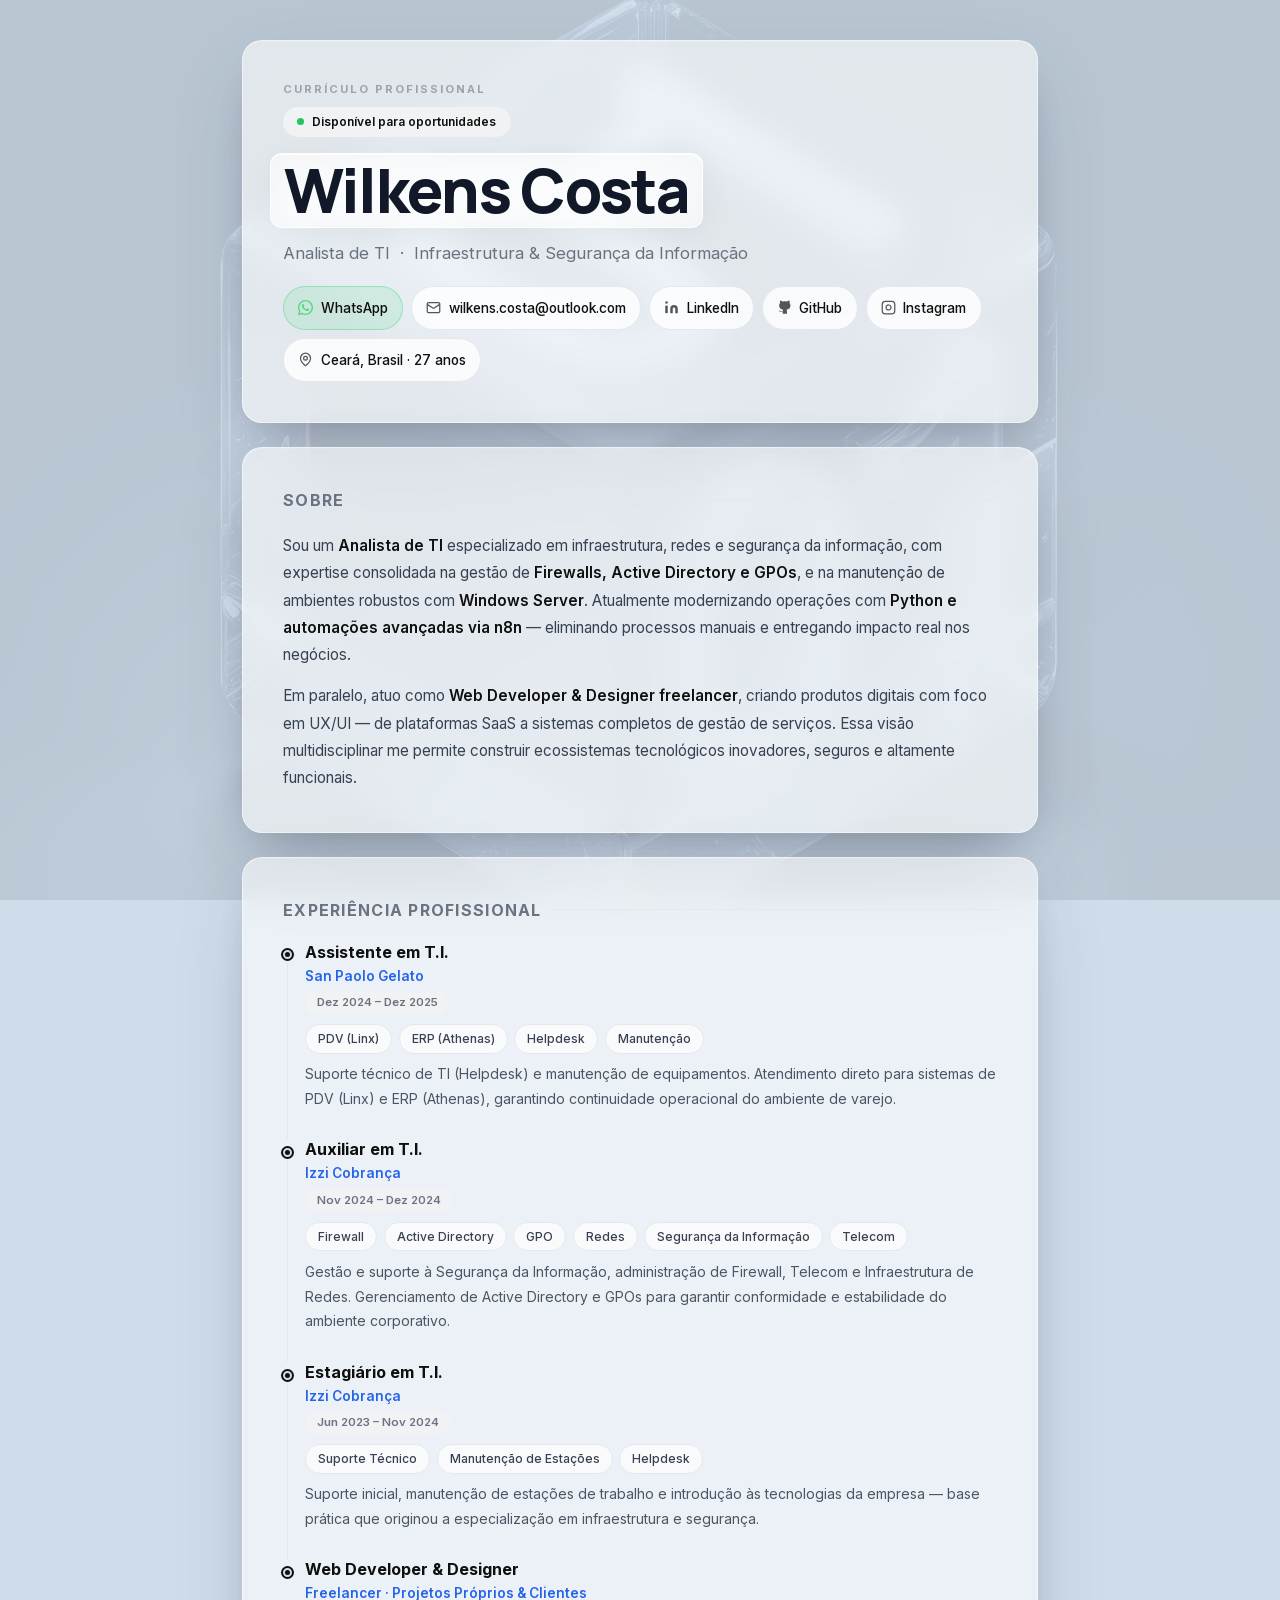
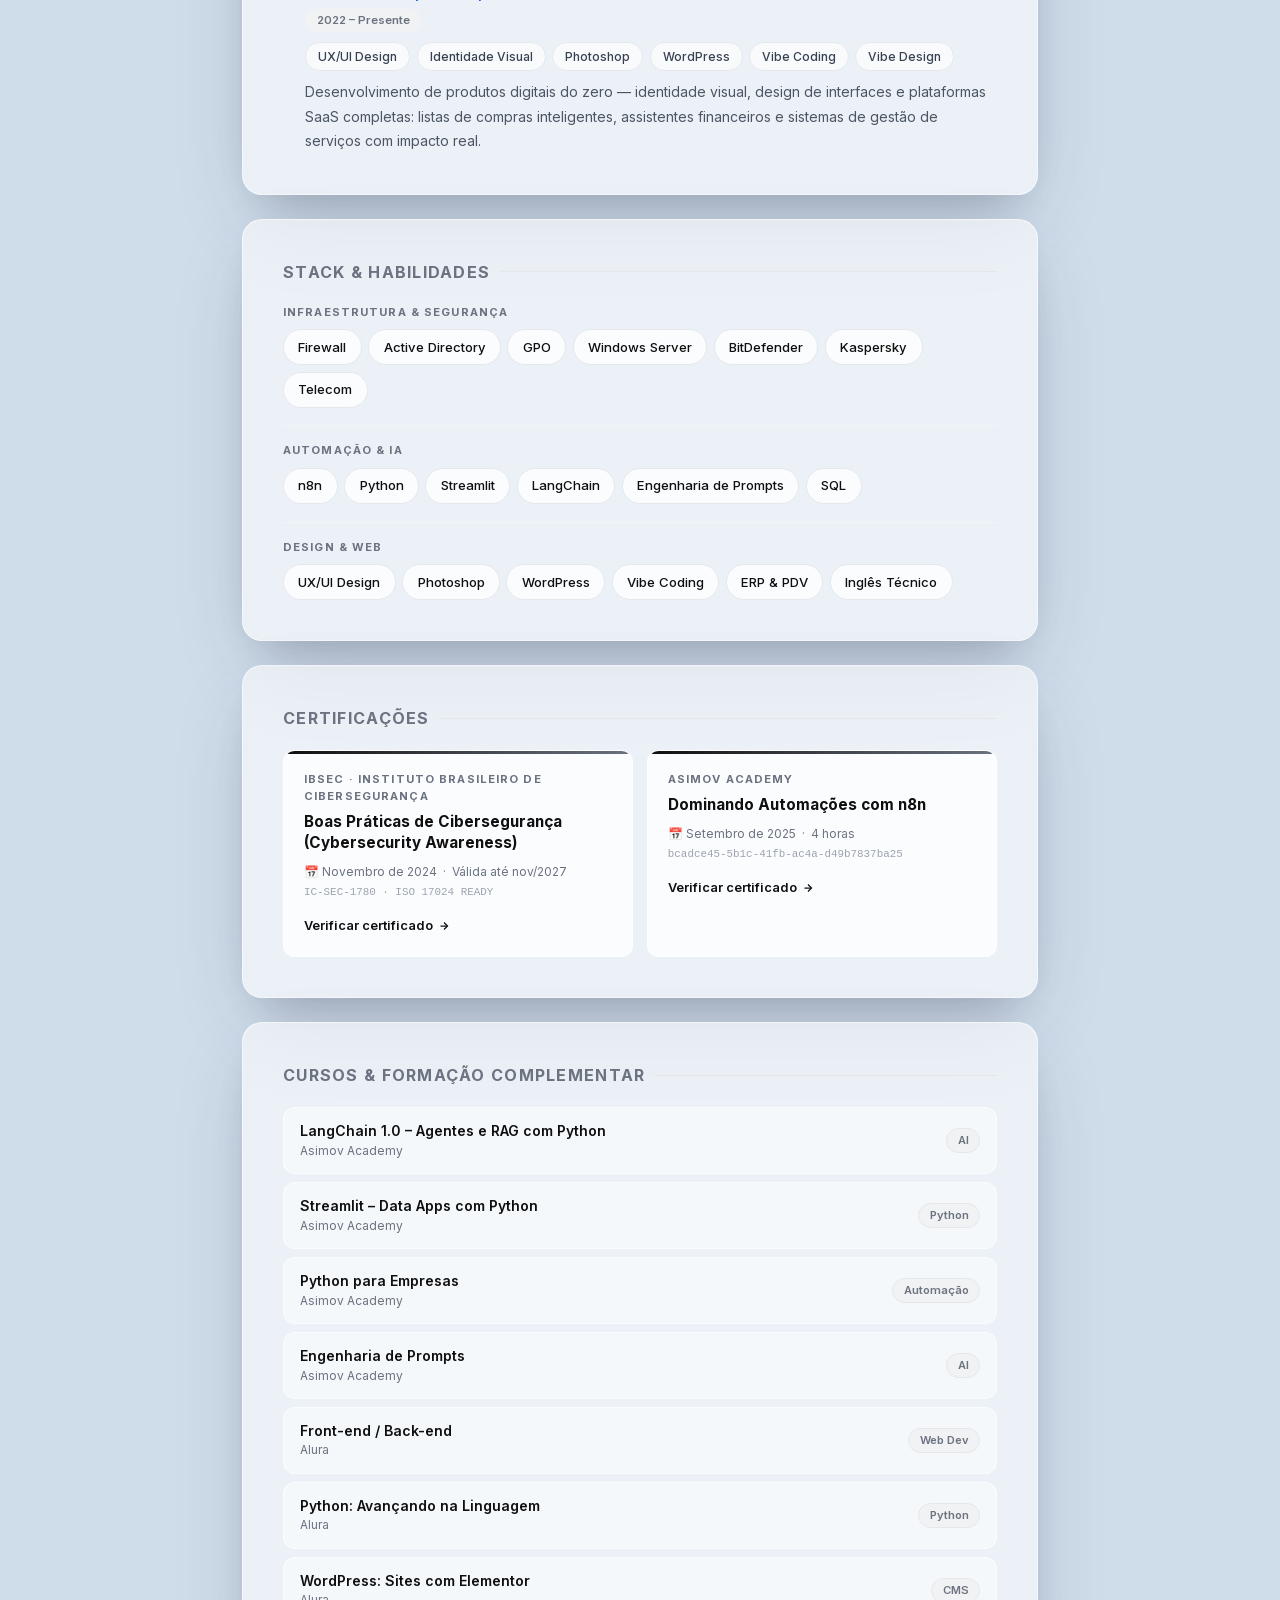
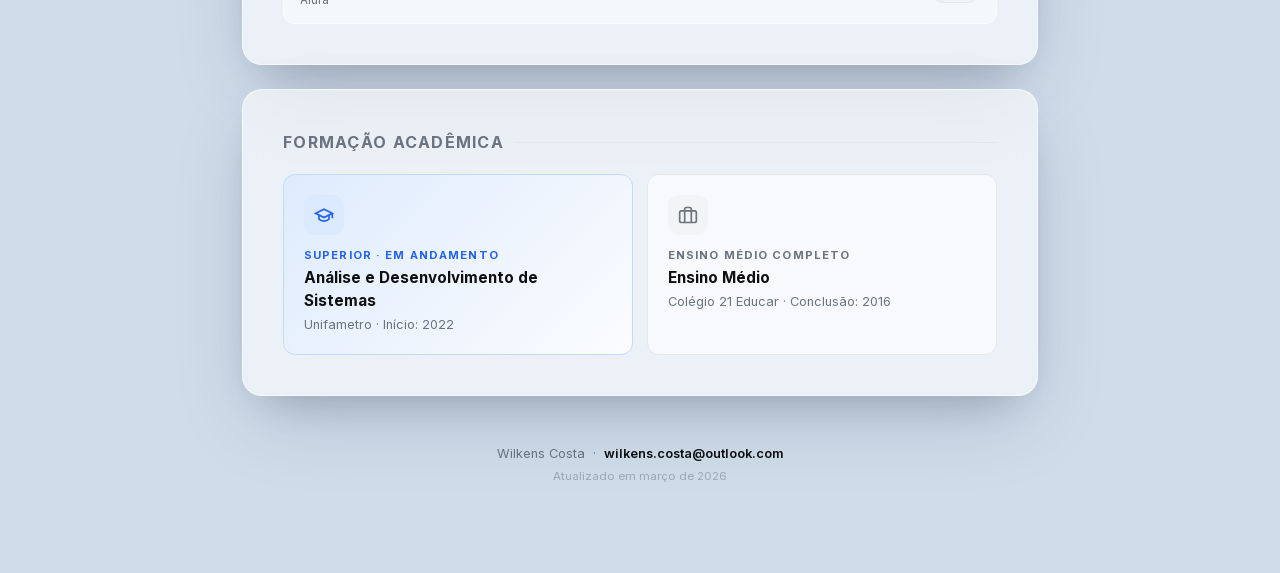
<file: index.html>
<!DOCTYPE html>
<html lang="pt-BR">
<head>
  <meta charset="UTF-8"/>
  <meta name="viewport" content="width=device-width, initial-scale=1.0"/>

  <!-- ── SEO ── -->
  <title>Wilkens Costa – Analista de TI & Infraestrutura</title>
  <meta name="description" content="Currículo de Wilkens Costa – Analista de TI especializado em Infraestrutura, Redes e Segurança da Informação. Ceará, Brasil."/>
  <meta name="author" content="José Wilkens da Costa Pereira Filho"/>
  <meta name="keywords" content="Analista de TI, Infraestrutura, Segurança da Informação, Firewall, Active Directory, n8n, Python, Ceará"/>
  <meta name="theme-color" content="#cfddea"/>

  <!-- ── Open Graph (compartilhamento no LinkedIn, WhatsApp, etc.) ── -->
  <meta property="og:type"        content="website"/>
  <meta property="og:title"       content="Wilkens Costa – Analista de TI"/>
  <meta property="og:description" content="Especialista em Infraestrutura, Redes e Segurança da Informação. Python · n8n · Firewall · Active Directory."/>
  <meta property="og:locale"      content="pt_BR"/>

  <!-- ── Favicon (SVG inline via data URI) ── -->
  <link rel="icon" href="data:image/svg+xml,<svg xmlns='http://www.w3.org/2000/svg' viewBox='0 0 100 100'><text y='.9em' font-size='90'>💼</text></svg>"/>

  <!-- ── Google Fonts (cached locally in /assets) ── -->
  <link rel="preconnect" href="https://fonts.googleapis.com"/>
  <link rel="preconnect" href="https://fonts.gstatic.com" crossorigin/>
  <link href="assets/css2_2832c0ff631d.css" rel="stylesheet"/>
  <link href="assets/css2_9b8bf743d4a8.css" rel="stylesheet"/>
  <link href="assets/css2_86e10c4bcbd4.css" rel="stylesheet"/>

  <!-- ── Stylesheet ── -->
  <link rel="stylesheet" href="css/style.css"/>
</head>
<body>

<!-- Background texture -->
<div class="bg-img" aria-hidden="true"></div>

<!-- ── Floating WhatsApp Button (visible on mobile only) ── -->
<a href="https://wa.me/5585986177778?text=Olá%20Wilkens!%20Vi%20seu%20currículo%20e%20gostaria%20de%20conversar."
   target="_blank" rel="noopener noreferrer"
   class="fab" id="fab-whatsapp" aria-label="Falar pelo WhatsApp">
  <svg width="17" height="17" viewBox="0 0 24 24" fill="currentColor" aria-hidden="true">
    <path d="M17.472 14.382c-.297-.149-1.758-.867-2.03-.967-.273-.099-.471-.148-.67.15-.197.297-.767.966-.94 1.164-.173.199-.347.223-.644.075-.297-.15-1.255-.463-2.39-1.475-.883-.788-1.48-1.761-1.653-2.059-.173-.297-.018-.458.13-.606.134-.133.298-.347.446-.52.149-.174.198-.298.298-.497.099-.198.05-.371-.025-.52-.075-.149-.669-1.612-.916-2.207-.242-.579-.487-.5-.669-.51-.173-.008-.371-.01-.57-.01-.198 0-.52.074-.792.372-.272.297-1.04 1.016-1.04 2.479 0 1.462 1.065 2.875 1.213 3.074.149.198 2.096 3.2 5.077 4.487.709.306 1.262.489 1.694.625.712.227 1.36.195 1.871.118.571-.085 1.758-.719 2.006-1.413.248-.694.248-1.289.173-1.413-.074-.124-.272-.198-.57-.347z"/>
    <path d="M12 0C5.373 0 0 5.373 0 12c0 2.124.553 4.118 1.52 5.853L.057 23.617a.5.5 0 0 0 .625.61l5.928-1.55A11.94 11.94 0 0 0 12 24c6.627 0 12-5.373 12-12S18.627 0 12 0zm0 21.818a9.818 9.818 0 0 1-5.003-1.368l-.36-.214-3.716.972.994-3.61-.235-.374A9.818 9.818 0 1 1 12 21.818z"/>
  </svg>
  WhatsApp
</a>

<div class="page">

  <!-- ══════════════════════════════════
       HEADER
  ══════════════════════════════════ -->
  <div class="card slide-up" id="header">

    <p class="curriculum-label">Currículo Profissional</p>

    <div class="header-badge">
      <span class="pulse" aria-hidden="true"></span>
      Disponível para oportunidades
    </div>

    <h1 class="name">Wilkens Costa</h1>

    <p class="headline">
      Analista de TI &nbsp;·&nbsp; Infraestrutura &amp; Segurança da Informação
    </p>

    <!-- Contact chips -->
    <nav class="chips" aria-label="Contatos">

      <a href="https://wa.me/5585986177778?text=Olá%20Wilkens!%20Vi%20seu%20currículo%20e%20gostaria%20de%20conversar."
         target="_blank" rel="noopener noreferrer"
         class="chip" id="chip-whatsapp"
         style="background:rgba(37,211,102,.12); border-color:rgba(37,211,102,.35);">
        <svg width="15" height="15" viewBox="0 0 24 24" fill="#25d366" aria-hidden="true">
          <path d="M17.472 14.382c-.297-.149-1.758-.867-2.03-.967-.273-.099-.471-.148-.67.15-.197.297-.767.966-.94 1.164-.173.199-.347.223-.644.075-.297-.15-1.255-.463-2.39-1.475-.883-.788-1.48-1.761-1.653-2.059-.173-.297-.018-.458.13-.606.134-.133.298-.347.446-.52.149-.174.198-.298.298-.497.099-.198.05-.371-.025-.52-.075-.149-.669-1.612-.916-2.207-.242-.579-.487-.5-.669-.51-.173-.008-.371-.01-.57-.01-.198 0-.52.074-.792.372-.272.297-1.04 1.016-1.04 2.479 0 1.462 1.065 2.875 1.213 3.074.149.198 2.096 3.2 5.077 4.487.709.306 1.262.489 1.694.625.712.227 1.36.195 1.871.118.571-.085 1.758-.719 2.006-1.413.248-.694.248-1.289.173-1.413-.074-.124-.272-.198-.57-.347z"/>
          <path d="M12 0C5.373 0 0 5.373 0 12c0 2.124.553 4.118 1.52 5.853L.057 23.617a.5.5 0 0 0 .625.61l5.928-1.55A11.94 11.94 0 0 0 12 24c6.627 0 12-5.373 12-12S18.627 0 12 0zm0 21.818a9.818 9.818 0 0 1-5.003-1.368l-.36-.214-3.716.972.994-3.61-.235-.374A9.818 9.818 0 1 1 12 21.818z"/>
        </svg>
        <span>WhatsApp</span>
      </a>

      <a href="mailto:wilkens.costa@outlook.com" class="chip full wrap" id="chip-email">
        <svg width="15" height="15" fill="none" stroke="currentColor" stroke-width="2" viewBox="0 0 24 24" aria-hidden="true"><rect width="20" height="16" x="2" y="4" rx="2"/><path d="m22 7-8.97 5.7a1.94 1.94 0 0 1-2.06 0L2 7"/></svg>
        <span>wilkens.costa@outlook.com</span>
      </a>

      <a href="https://www.linkedin.com/in/wilkens-costa/" target="_blank" rel="noopener noreferrer" class="chip" id="chip-linkedin">
        <svg width="15" height="15" fill="currentColor" viewBox="0 0 24 24" aria-hidden="true"><path d="M16 8a6 6 0 0 1 6 6v7h-4v-7a2 2 0 0 0-2-2 2 2 0 0 0-2 2v7h-4v-7a6 6 0 0 1 6-6z"/><rect width="4" height="12" x="2" y="9"/><circle cx="4" cy="4" r="2"/></svg>
        <span>LinkedIn</span>
      </a>

      <a href="https://github.com/wilkens-costa" target="_blank" rel="noopener noreferrer" class="chip" id="chip-github">
        <svg width="15" height="15" fill="currentColor" viewBox="0 0 24 24" aria-hidden="true"><path d="M9 19c-5 1.5-5-2.5-7-3m14 6v-3.87a3.37 3.37 0 0 0-.94-2.61c3.14-.35 6.44-1.54 6.44-7A5.44 5.44 0 0 0 20 4.77 5.07 5.07 0 0 0 19.91 1S18.73.65 16 2.48a13.38 13.38 0 0 0-7 0C6.27.65 5.09 1 5.09 1A5.07 5.07 0 0 0 5 4.77a5.44 5.44 0 0 0-1.5 3.78c0 5.42 3.3 6.61 6.44 7A3.37 3.37 0 0 0 9 18.13V22"/></svg>
        <span>GitHub</span>
      </a>

      <a href="https://instagram.com/wiiilkens" target="_blank" rel="noopener noreferrer" class="chip" id="chip-instagram">
        <svg width="15" height="15" fill="none" stroke="currentColor" stroke-width="2" viewBox="0 0 24 24" aria-hidden="true"><rect width="20" height="20" x="2" y="2" rx="5" ry="5"/><path d="M16 11.37A4 4 0 1 1 12.63 8 4 4 0 0 1 16 11.37z"/><line x1="17.5" x2="17.51" y1="6.5" y2="6.5"/></svg>
        <span>Instagram</span>
      </a>

      <span class="chip full" id="chip-location" aria-label="Localização">
        <svg width="15" height="15" fill="none" stroke="currentColor" stroke-width="2" viewBox="0 0 24 24" aria-hidden="true"><path d="M20 10c0 6-8 12-8 12s-8-6-8-12a8 8 0 0 1 16 0Z"/><circle cx="12" cy="10" r="3"/></svg>
        <span>Ceará, Brasil · 27 anos</span>
      </span>

    </nav>
  </div><!-- /#header -->

  <!-- ══════════════════════════════════
       SOBRE
  ══════════════════════════════════ -->
  <section class="card slide-up d1" id="sobre" aria-labelledby="titulo-sobre">
    <h2 class="section-title" id="titulo-sobre">Sobre</h2>

    <p class="about-text">
      Sou um <strong>Analista de TI</strong> especializado em infraestrutura, redes e segurança da informação,
      com expertise consolidada na gestão de <strong>Firewalls, Active Directory e GPOs</strong>, e na manutenção
      de ambientes robustos com <strong>Windows Server</strong>. Atualmente modernizando operações com
      <strong>Python e automações avançadas via n8n</strong> — eliminando processos manuais e entregando
      impacto real nos negócios.
    </p>

    <p class="about-text">
      Em paralelo, atuo como <strong>Web Developer &amp; Designer freelancer</strong>, criando produtos digitais
      com foco em UX/UI — de plataformas SaaS a sistemas completos de gestão de serviços. Essa visão
      multidisciplinar me permite construir ecossistemas tecnológicos inovadores, seguros e altamente funcionais.
    </p>
  </section>

  <!-- ══════════════════════════════════
       EXPERIÊNCIA PROFISSIONAL
  ══════════════════════════════════ -->
  <section class="card slide-up d2" id="experiencia" aria-labelledby="titulo-exp">
    <h2 class="section-title" id="titulo-exp">Experiência Profissional</h2>

    <ol class="timeline" aria-label="Histórico profissional">

      <!-- San Paolo Gelato -->
      <li class="timeline-item" id="exp-sanpaolo">
        <div class="exp-header">
          <p class="exp-role">Assistente em T.I.</p>
          <p class="exp-company">San Paolo Gelato</p>
          <time class="exp-date" datetime="2024-12/2025-12">Dez 2024 – Dez 2025</time>
        </div>
        <ul class="pills" aria-label="Tecnologias utilizadas">
          <li class="pill">PDV (Linx)</li>
          <li class="pill">ERP (Athenas)</li>
          <li class="pill">Helpdesk</li>
          <li class="pill">Manutenção</li>
        </ul>
        <p class="exp-desc">
          Suporte técnico de TI (Helpdesk) e manutenção de equipamentos. Atendimento direto para sistemas
          de PDV (Linx) e ERP (Athenas), garantindo continuidade operacional do ambiente de varejo.
        </p>
      </li>

      <!-- Izzi Cobrança – Auxiliar -->
      <li class="timeline-item" id="exp-izzi-auxiliar">
        <div class="exp-header">
          <p class="exp-role">Auxiliar em T.I.</p>
          <p class="exp-company">Izzi Cobrança</p>
          <time class="exp-date" datetime="2024-11/2024-12">Nov 2024 – Dez 2024</time>
        </div>
        <ul class="pills" aria-label="Tecnologias utilizadas">
          <li class="pill">Firewall</li>
          <li class="pill">Active Directory</li>
          <li class="pill">GPO</li>
          <li class="pill">Redes</li>
          <li class="pill">Segurança da Informação</li>
          <li class="pill">Telecom</li>
        </ul>
        <p class="exp-desc">
          Gestão e suporte à Segurança da Informação, administração de Firewall, Telecom e Infraestrutura
          de Redes. Gerenciamento de Active Directory e GPOs para garantir conformidade e estabilidade
          do ambiente corporativo.
        </p>
      </li>

      <!-- Izzi Cobrança – Estagiário -->
      <li class="timeline-item" id="exp-izzi-estagio">
        <div class="exp-header">
          <p class="exp-role">Estagiário em T.I.</p>
          <p class="exp-company">Izzi Cobrança</p>
          <time class="exp-date" datetime="2023-06/2024-11">Jun 2023 – Nov 2024</time>
        </div>
        <ul class="pills" aria-label="Tecnologias utilizadas">
          <li class="pill">Suporte Técnico</li>
          <li class="pill">Manutenção de Estações</li>
          <li class="pill">Helpdesk</li>
        </ul>
        <p class="exp-desc">
          Suporte inicial, manutenção de estações de trabalho e introdução às tecnologias da empresa —
          base prática que originou a especialização em infraestrutura e segurança.
        </p>
      </li>

      <!-- Freelancer -->
      <li class="timeline-item" id="exp-freelancer">
        <div class="exp-header">
          <p class="exp-role">Web Developer &amp; Designer</p>
          <p class="exp-company">Freelancer · Projetos Próprios &amp; Clientes</p>
          <time class="exp-date" datetime="2022">2022 – Presente</time>
        </div>
        <ul class="pills" aria-label="Tecnologias utilizadas">
          <li class="pill">UX/UI Design</li>
          <li class="pill">Identidade Visual</li>
          <li class="pill">Photoshop</li>
          <li class="pill">WordPress</li>
          <li class="pill">Vibe Coding</li>
          <li class="pill">Vibe Design</li>
        </ul>
        <p class="exp-desc">
          Desenvolvimento de produtos digitais do zero — identidade visual, design de interfaces e
          plataformas SaaS completas: listas de compras inteligentes, assistentes financeiros e
          sistemas de gestão de serviços com impacto real.
        </p>
      </li>

    </ol>
  </section><!-- /#experiencia -->

  <!-- ══════════════════════════════════
       STACK & HABILIDADES
  ══════════════════════════════════ -->
  <section class="card slide-up d3" id="skills" aria-labelledby="titulo-skills">
    <h2 class="section-title" id="titulo-skills">Stack &amp; Habilidades</h2>

    <div class="skill-group">
      <p class="skill-group-label">Infraestrutura &amp; Segurança</p>
      <ul class="skill-pills" aria-label="Infraestrutura e segurança">
        <li class="skill-pill">Firewall</li>
        <li class="skill-pill">Active Directory</li>
        <li class="skill-pill">GPO</li>
        <li class="skill-pill">Windows Server</li>
        <li class="skill-pill">BitDefender</li>
        <li class="skill-pill">Kaspersky</li>
        <li class="skill-pill">Telecom</li>
      </ul>
    </div>

    <div class="divider" aria-hidden="true"></div>

    <div class="skill-group">
      <p class="skill-group-label">Automação &amp; IA</p>
      <ul class="skill-pills" aria-label="Automação e IA">
        <li class="skill-pill">n8n</li>
        <li class="skill-pill">Python</li>
        <li class="skill-pill">Streamlit</li>
        <li class="skill-pill">LangChain</li>
        <li class="skill-pill">Engenharia de Prompts</li>
        <li class="skill-pill">SQL</li>
      </ul>
    </div>

    <div class="divider" aria-hidden="true"></div>

    <div class="skill-group">
      <p class="skill-group-label">Design &amp; Web</p>
      <ul class="skill-pills" aria-label="Design e web">
        <li class="skill-pill">UX/UI Design</li>
        <li class="skill-pill">Photoshop</li>
        <li class="skill-pill">WordPress</li>
        <li class="skill-pill">Vibe Coding</li>
        <li class="skill-pill">ERP &amp; PDV</li>
        <li class="skill-pill">Inglês Técnico</li>
      </ul>
    </div>
  </section><!-- /#skills -->

  <!-- ══════════════════════════════════
       CERTIFICAÇÕES
  ══════════════════════════════════ -->
  <section class="card slide-up d4" id="certificacoes" aria-labelledby="titulo-certs">
    <h2 class="section-title" id="titulo-certs">Certificações</h2>
    <div class="cert-grid">

      <article class="cert-card" id="cert-ibsec">
        <p class="cert-issuer">IBSEC · Instituto Brasileiro de Cibersegurança</p>
        <h3 class="cert-name">Boas Práticas de Cibersegurança (Cybersecurity Awareness)</h3>
        <p class="cert-meta">📅 Novembro de 2024 &nbsp;·&nbsp; Válida até nov/2027</p>
        <p class="cert-meta-mono">IC-SEC-1780 · ISO 17024 READY</p>
        <a href="https://certs.ibsec.com.br/?cert_hash=8e4b78152c5aa1cc"
           target="_blank" rel="noopener noreferrer"
           class="cert-link" id="cert-ibsec-link">
          Verificar certificado
          <svg width="12" height="12" fill="none" stroke="currentColor" stroke-width="2.5" viewBox="0 0 24 24" aria-hidden="true"><path d="M5 12h14"/><path d="m12 5 7 7-7 7"/></svg>
        </a>
      </article>

      <article class="cert-card" id="cert-n8n">
        <p class="cert-issuer">Asimov Academy</p>
        <h3 class="cert-name">Dominando Automações com n8n</h3>
        <p class="cert-meta">📅 Setembro de 2025 &nbsp;·&nbsp; 4 horas</p>
        <p class="cert-meta-mono">bcadce45-5b1c-41fb-ac4a-d49b7837ba25</p>
        <a href="https://hub.asimov.academy/validar-certificado/bcadce45-5b1c-41fb-ac4a-d49b7837ba25"
           target="_blank" rel="noopener noreferrer"
           class="cert-link" id="cert-n8n-link">
          Verificar certificado
          <svg width="12" height="12" fill="none" stroke="currentColor" stroke-width="2.5" viewBox="0 0 24 24" aria-hidden="true"><path d="M5 12h14"/><path d="m12 5 7 7-7 7"/></svg>
        </a>
      </article>

    </div>
  </section><!-- /#certificacoes -->

  <!-- ══════════════════════════════════
       CURSOS
  ══════════════════════════════════ -->
  <section class="card slide-up d5" id="cursos" aria-labelledby="titulo-cursos">
    <h2 class="section-title" id="titulo-cursos">Cursos &amp; Formação Complementar</h2>
    <ul class="course-list">

      <li class="course-row" id="course-langchain">
        <div>
          <p class="course-name">LangChain 1.0 – Agentes e RAG com Python</p>
          <p class="course-school">Asimov Academy</p>
        </div>
        <span class="course-tag">AI</span>
      </li>

      <li class="course-row" id="course-streamlit">
        <div>
          <p class="course-name">Streamlit – Data Apps com Python</p>
          <p class="course-school">Asimov Academy</p>
        </div>
        <span class="course-tag">Python</span>
      </li>

      <li class="course-row" id="course-python-empresas">
        <div>
          <p class="course-name">Python para Empresas</p>
          <p class="course-school">Asimov Academy</p>
        </div>
        <span class="course-tag">Automação</span>
      </li>

      <li class="course-row" id="course-prompts">
        <div>
          <p class="course-name">Engenharia de Prompts</p>
          <p class="course-school">Asimov Academy</p>
        </div>
        <span class="course-tag">AI</span>
      </li>

      <li class="course-row" id="course-frontend">
        <div>
          <p class="course-name">Front-end / Back-end</p>
          <p class="course-school">Alura</p>
        </div>
        <span class="course-tag">Web Dev</span>
      </li>

      <li class="course-row" id="course-python-alura">
        <div>
          <p class="course-name">Python: Avançando na Linguagem</p>
          <p class="course-school">Alura</p>
        </div>
        <span class="course-tag">Python</span>
      </li>

      <li class="course-row" id="course-wordpress">
        <div>
          <p class="course-name">WordPress: Sites com Elementor</p>
          <p class="course-school">Alura</p>
        </div>
        <span class="course-tag">CMS</span>
      </li>

    </ul>
  </section><!-- /#cursos -->

  <!-- ══════════════════════════════════
       FORMAÇÃO ACADÊMICA
  ══════════════════════════════════ -->
  <section class="card slide-up d6" id="formacao" aria-labelledby="titulo-edu">
    <h2 class="section-title" id="titulo-edu">Formação Acadêmica</h2>
    <div class="edu-grid">

      <article class="edu-card blue" id="edu-superior">
        <div class="edu-icon" style="background:#dbeafe;">
          <svg width="20" height="20" fill="none" stroke="#2563eb" stroke-width="2" viewBox="0 0 24 24" aria-hidden="true"><path d="M22 10v6M2 10l10-5 10 5-10 5z"/><path d="M6 12v5c3 3 9 3 12 0v-5"/></svg>
        </div>
        <p class="edu-level" style="color:#2563eb;">Superior · Em andamento</p>
        <p class="edu-course">Análise e Desenvolvimento de Sistemas</p>
        <p class="edu-school">Unifametro · Início: 2022</p>
      </article>

      <article class="edu-card" id="edu-medio">
        <div class="edu-icon" style="background:#f3f4f6;">
          <svg width="20" height="20" fill="none" stroke="#6b7280" stroke-width="2" viewBox="0 0 24 24" aria-hidden="true"><rect width="20" height="14" x="2" y="7" rx="2"/><path d="M16 21V5a2 2 0 0 0-2-2h-4a2 2 0 0 0-2 2v16"/></svg>
        </div>
        <p class="edu-level">Ensino Médio Completo</p>
        <p class="edu-course">Ensino Médio</p>
        <p class="edu-school">Colégio 21 Educar · Conclusão: 2016</p>
      </article>

    </div>
  </section><!-- /#formacao -->

  <!-- ══════════════════════════════════
       FOOTER
  ══════════════════════════════════ -->
  <footer style="text-align:center; padding:1.5rem 0 .5rem; font-size:.8rem; color:var(--muted);">
    <p>Wilkens Costa &nbsp;·&nbsp;
      <a href="mailto:wilkens.costa@outlook.com"
         style="color:var(--text); text-decoration:none; font-weight:600;">
        wilkens.costa@outlook.com
      </a>
    </p>
    <p style="margin-top:.3rem; opacity:.5; font-size:.72rem;">Atualizado em março de 2026</p>
  </footer>

</div><!-- /.page -->

<!-- ── Scripts (defer = no render blocking) ── -->
<script src="assets/resource_3fa48481346f.js"   defer></script>
<script src="assets/lucide_latest_2eebd0ebe8c2.js" defer></script>
<script src="js/main.js" defer></script>

</body>
</html>
</file>
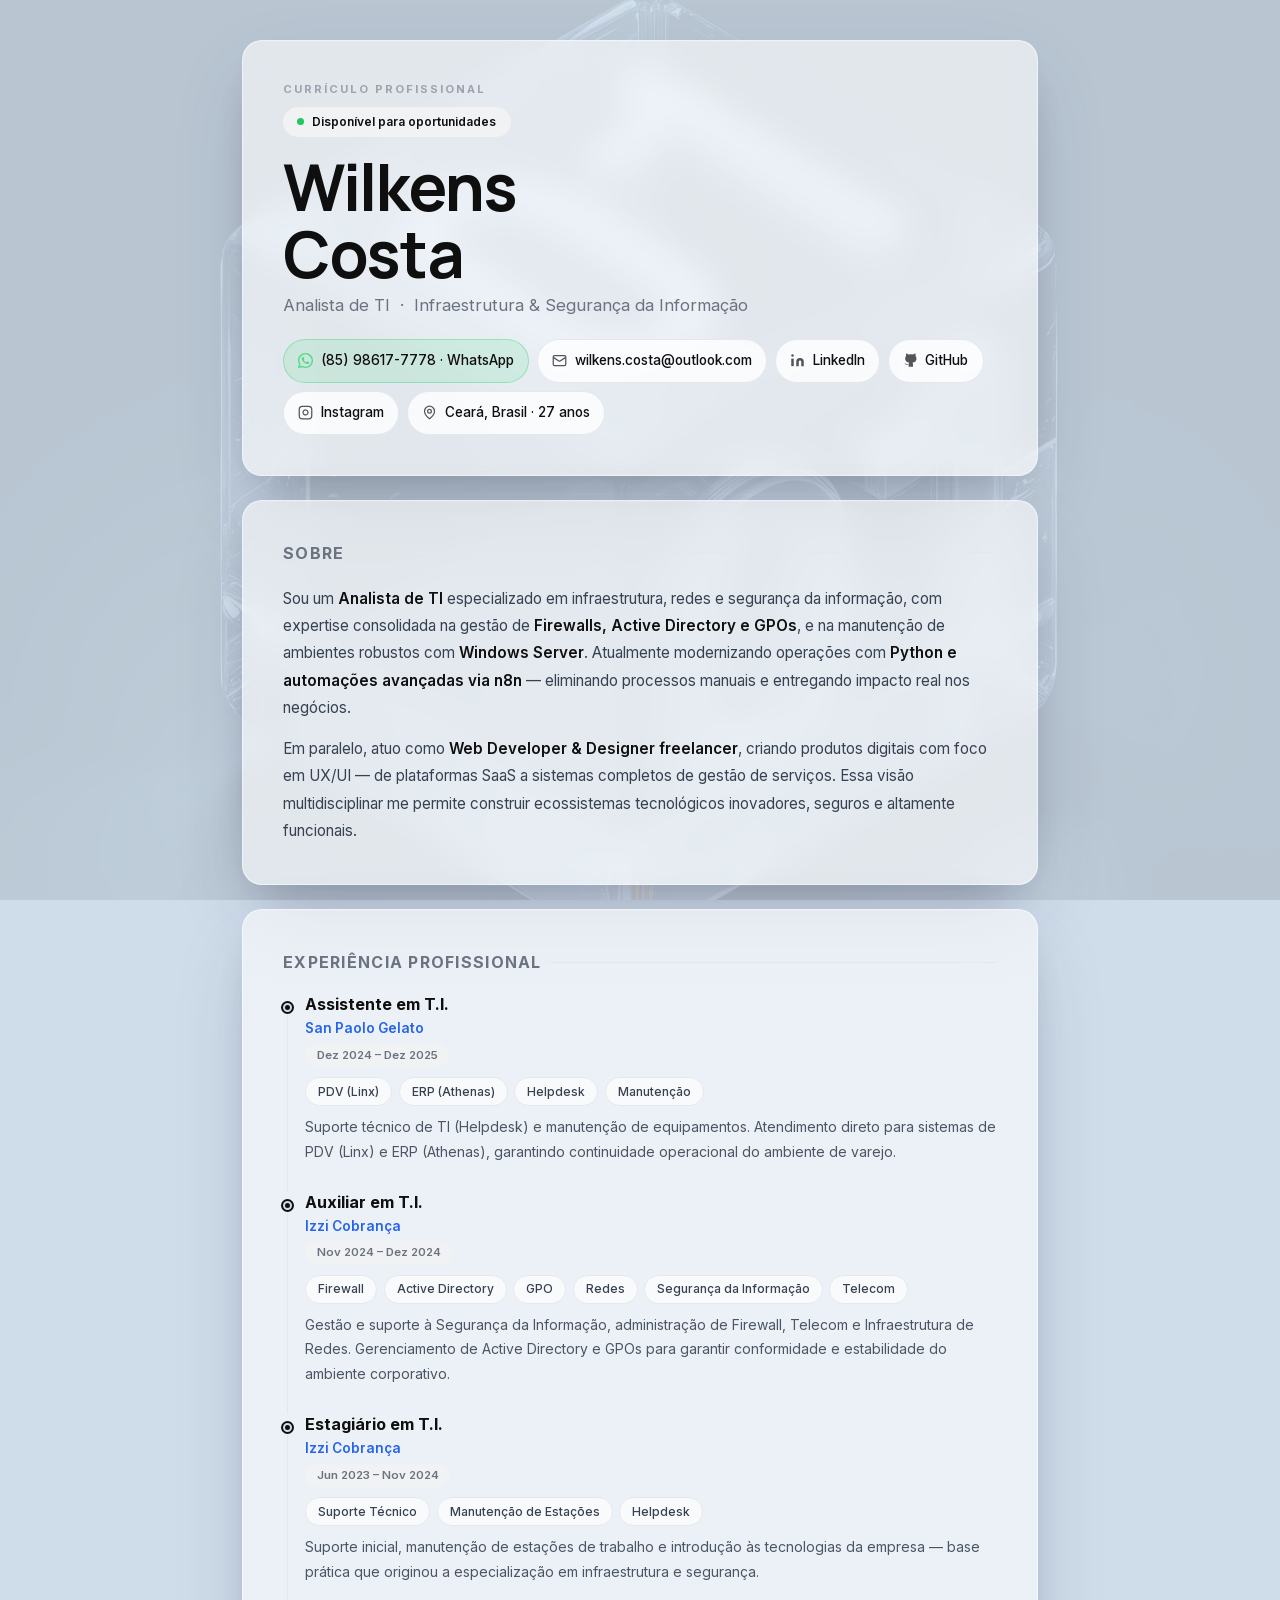
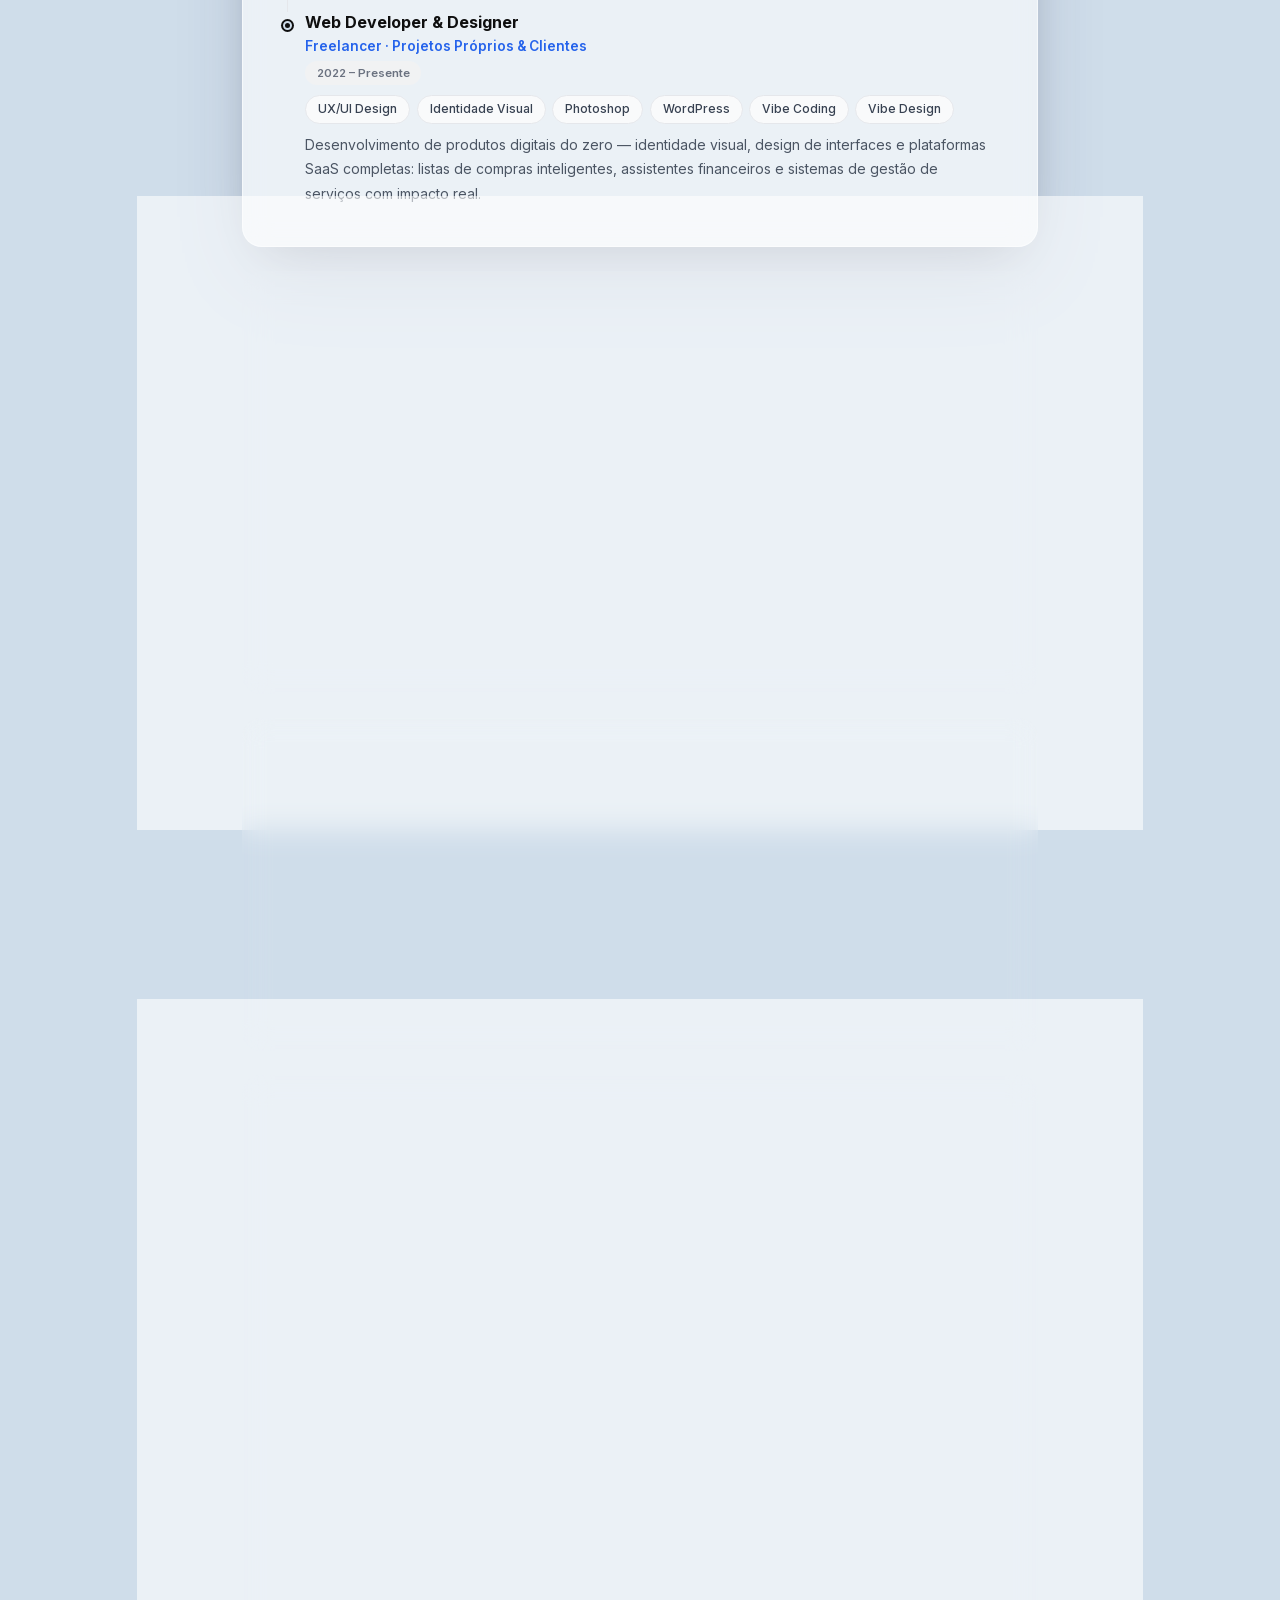
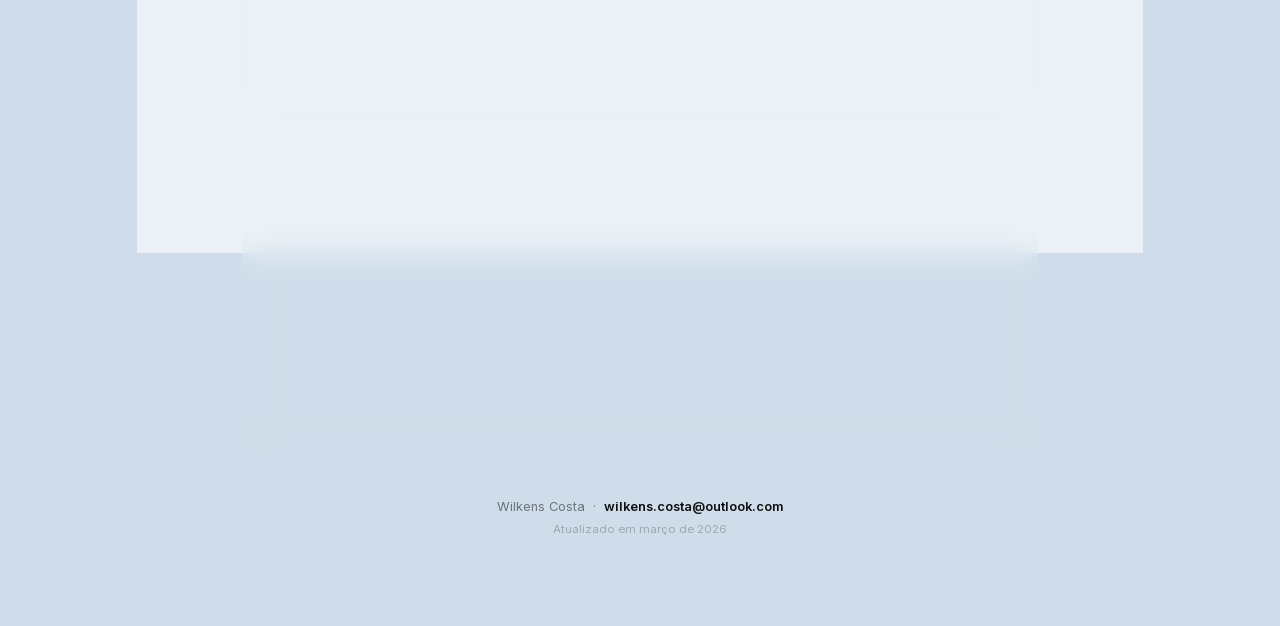
<file: curriculo.html>
<!DOCTYPE html>
<!-- Currículo Profissional – Wilkens Costa -->
<html lang="pt-BR">
<head>
<meta charset="UTF-8"/>
<meta name="viewport" content="width=device-width, initial-scale=1.0"/>
<title>Wilkens Costa – Analista de TI & Infraestrutura</title>
<meta name="description" content="Currículo de Wilkens Costa – Analista de TI especializado em Infraestrutura, Redes e Segurança da Informação. Ceará, Brasil."/>
<link rel="preconnect" href="https://fonts.googleapis.com"/>
<link rel="preconnect" href="https://fonts.gstatic.com" crossorigin/>
<link href="assets/css2_2832c0ff631d.css" rel="stylesheet"/>
<link href="assets/css2_9b8bf743d4a8.css" rel="stylesheet"/>
<link href="assets/css2_86e10c4bcbd4.css" rel="stylesheet"/>
<script src="assets/resource_3fa48481346f.js"></script>
<style>
/* ── RESET ─────────────────────────────── */
*, *::before, *::after { box-sizing: border-box; margin: 0; padding: 0; }

/* ── TOKENS ────────────────────────────── */
:root {
  --bg:     #cfddea;
  --glass:  rgba(255,255,255,0.58);
  --glass2: rgba(255,255,255,0.80);
  --shadow: rgba(255,255,255,.12) 0 1px 1px inset,
            rgba(50,50,93,.22) 0 30px 80px -15px,
            rgba(0,0,0,.22) 0 18px 45px -20px;
  --radius: 1.25rem;
  --radius-sm: .75rem;
  --text:   #0f0f0f;
  --muted:  #6b7280;
  --border: #e5e7eb;
  --pill-bg:#f9fafb;
  --accent: #2563eb;
}

/* ── BASE ──────────────────────────────── */
html { scroll-behavior: smooth; }
body {
  font-family: 'Inter', system-ui, -apple-system, sans-serif;
  background: var(--bg);
  color: var(--text);
  line-height: 1.6;
  -webkit-font-smoothing: antialiased;
  /* min font size 16px to avoid iOS zoom on inputs */
  font-size: 16px;
}

/* ── BG IMAGE ──────────────────────────── */
.bg-img {
  position: fixed; inset: 0; z-index: -1;
  background-image: url('assets/0_0_82895850bc29.png');
  background-size: cover; background-position: center;
  opacity: .10;
}

/* ── LAYOUT ────────────────────────────── */
.page {
  padding: 1rem 1rem 5rem;      /* mobile */
  max-width: 860px;
  margin: 0 auto;
}

/* ── CARD ──────────────────────────────── */
.card {
  background: var(--glass);
  backdrop-filter: blur(14px);
  -webkit-backdrop-filter: blur(14px);
  border-radius: var(--radius);
  border: 1px solid rgba(255,255,255,.5);
  padding: 1.5rem;              /* mobile */
  margin-bottom: 1rem;
  box-shadow: var(--shadow);
  transition: transform .3s ease, box-shadow .3s ease;
}
.card:hover {
  transform: translateY(-2px);
  box-shadow: rgba(255,255,255,.15) 0 1px 1px inset,
              rgba(50,50,93,.28) 0 40px 90px -15px,
              rgba(0,0,0,.25) 0 22px 55px -20px;
}

/* ── ANIMATIONS ────────────────────────── */
.fade-in  { animation: fadeIn  .7s ease both; }
.slide-up { animation: slideUp .7s ease both; }
.d1 { animation-delay: .1s; }
.d2 { animation-delay: .2s; }
.d3 { animation-delay: .3s; }
.d4 { animation-delay: .4s; }
.d5 { animation-delay: .5s; }
.d6 { animation-delay: .6s; }
@keyframes fadeIn  { from { opacity:0; }            to { opacity:1; } }
@keyframes slideUp { from { opacity:0; transform: translateY(18px); } to { opacity:1; transform: translateY(0); } }

/* ── SECTION TITLE ──────────────────────── */
.section-title {
  font-size: 1rem;
  font-weight: 700;
  letter-spacing: .08em;
  text-transform: uppercase;
  color: var(--muted);
  display: flex;
  align-items: center;
  gap: .6rem;
  margin-bottom: 1.25rem;
}
.section-title::after {
  content: '';
  flex: 1;
  height: 1px;
  background: var(--border);
}

/* ── HEADER ─────────────────────────────── */
.header-badge {
  display: inline-flex;
  align-items: center;
  gap: .5rem;
  background: #f1f2f3;
  border-radius: 99px;
  padding: .35rem .9rem;
  font-size: .75rem;
  font-weight: 600;
  margin-bottom: 1rem;
}
.pulse {
  width: 7px; height: 7px;
  border-radius: 50%;
  background: #22c55e;
  animation: pulse 2s infinite;
}
@keyframes pulse {
  0%, 100% { box-shadow: 0 0 0 0 rgba(34,197,94,.6); }
  50%       { box-shadow: 0 0 0 5px rgba(34,197,94,0); }
}

.name {
  font-family: 'Manrope', sans-serif;
  font-weight: 700;
  font-size: clamp(2.2rem, 10vw, 4rem);
  line-height: 1.05;
  letter-spacing: -.02em;
  margin-bottom: .4rem;
}

.headline {
  font-size: clamp(.9rem, 3.5vw, 1.05rem);
  color: var(--muted);
  margin-bottom: 1.25rem;
  line-height: 1.5;
}

/* ── CONTACT CHIPS ──────────────────────── */
.chips {
  display: grid;
  grid-template-columns: 1fr 1fr;   /* 2 cols on mobile */
  gap: .5rem;
}
.chip {
  display: flex;
  align-items: center;
  gap: .45rem;
  background: var(--glass2);
  border: 1px solid var(--border);
  border-radius: 99px;
  padding: .6rem .9rem;
  font-size: .8rem;
  font-weight: 500;
  color: var(--text);
  text-decoration: none;
  transition: all .2s;
  white-space: nowrap;
  overflow: hidden;
  min-height: 44px;               /* touch target */
}
.chip:hover {
  background: #fff;
  box-shadow: 0 4px 14px rgba(0,0,0,.10);
  transform: translateY(-1px);
}
.chip svg { flex-shrink: 0; opacity: .7; }
.chip span { overflow: hidden; text-overflow: ellipsis; }
/* location – full width on mobile */
.chip.full { grid-column: 1 / -1; justify-content: center; }

/* ── SOBRE ──────────────────────────────── */
.about-text {
  font-size: .95rem;
  color: #374151;
  line-height: 1.8;
}
.about-text + .about-text { margin-top: .85rem; }
.about-text strong { color: var(--text); font-weight: 600; }

/* ── TIMELINE ───────────────────────────── */
.timeline { display: flex; flex-direction: column; gap: 1.75rem; }

.timeline-item {
  position: relative;
  padding-left: 1.4rem;
}
.timeline-item::before {
  content: '';
  position: absolute; left: 0; top: .55rem;
  width: 9px; height: 9px;
  border-radius: 50%;
  background: var(--text);
  border: 2px solid var(--bg);
  box-shadow: 0 0 0 2px var(--text);
}
.timeline-item:not(:last-child)::after {
  content: '';
  position: absolute; left: 3.5px; top: 1.3rem; bottom: -1.75rem;
  width: 1px;
  background: var(--border);
}

.exp-header {
  display: flex;
  flex-direction: column;
  gap: .2rem;
  margin-bottom: .6rem;
}
.exp-role   { font-size: 1rem;  font-weight: 700; line-height: 1.3; }
.exp-company{ font-size: .85rem; color: var(--accent); font-weight: 600; }
.exp-date   {
  display: inline-flex;
  align-items: center;
  background: #f1f2f3;
  border-radius: 99px;
  padding: .2rem .7rem;
  font-size: .72rem;
  font-weight: 600;
  color: var(--muted);
  width: fit-content;
  margin-top: .1rem;
}
.exp-desc {
  font-size: .875rem;
  color: #4b5563;
  line-height: 1.75;
  margin-top: .5rem;
}

/* ── PILLS (skills/tags) ─────────────────── */
.pills { display: flex; flex-wrap: wrap; gap: .4rem; margin: .55rem 0; }
.pill {
  display: inline-flex;
  align-items: center;
  background: var(--pill-bg);
  border: 1px solid var(--border);
  border-radius: 99px;
  padding: .3rem .75rem;
  font-size: .75rem;
  font-weight: 500;
  color: #374151;
  transition: all .18s;
  cursor: default;
}
.pill:hover { background: var(--text); color: #fff; transform: translateY(-1px); }

/* ── SKILLS ─────────────────────────────── */
.skill-group { margin-bottom: 1.1rem; }
.skill-group:last-child { margin-bottom: 0; }
.skill-group-label {
  font-size: .7rem;
  font-weight: 700;
  letter-spacing: .1em;
  text-transform: uppercase;
  color: var(--muted);
  margin-bottom: .55rem;
}
.skill-pills { display: flex; flex-wrap: wrap; gap: .4rem; }
.skill-pill {
  background: var(--glass2);
  border: 1px solid var(--border);
  border-radius: 99px;
  padding: .45rem .9rem;
  font-size: .82rem;
  font-weight: 500;
  transition: all .2s;
  cursor: default;
  min-height: 36px;
  display: flex; align-items: center;
}
.skill-pill:hover { background: var(--text); color: #fff; transform: translateY(-2px); }

/* ── CERT CARDS ─────────────────────────── */
.cert-grid {
  display: grid;
  grid-template-columns: 1fr;   /* 1 col mobile */
  gap: .85rem;
}
.cert-card {
  background: var(--glass2);
  border: 1px solid rgba(255,255,255,.7);
  border-radius: var(--radius-sm);
  padding: 1.25rem;
  position: relative;
  overflow: hidden;
  transition: all .25s;
}
.cert-card:hover { transform: translateY(-3px); box-shadow: 0 10px 30px rgba(0,0,0,.12); }
.cert-card::before {
  content: '';
  position: absolute; top: 0; left: 0; right: 0; height: 3px;
  background: linear-gradient(90deg, #0f0f0f, #6b7280);
}
.cert-issuer {
  font-size: .7rem; font-weight: 700; letter-spacing: .1em;
  text-transform: uppercase; color: var(--muted); margin-bottom: .35rem;
}
.cert-name  { font-size: .95rem; font-weight: 700; margin-bottom: .6rem; line-height: 1.4; }
.cert-meta  { font-size: .75rem; color: var(--muted); margin-bottom: .2rem; }
.cert-meta-mono { font-size: .68rem; color: #9ca3af; font-family: monospace; margin-bottom: .75rem; }
.cert-link {
  display: inline-flex; align-items: center; gap: .3rem;
  font-size: .8rem; font-weight: 600; color: var(--text);
  text-decoration: none; transition: gap .2s;
}
.cert-link:hover { gap: .55rem; }

/* ── COURSES ────────────────────────────── */
.course-list { display: flex; flex-direction: column; gap: .5rem; }
.course-row {
  display: flex; align-items: center; justify-content: space-between; gap: .75rem;
  background: rgba(255,255,255,.5);
  border: 1px solid rgba(255,255,255,.6);
  border-radius: var(--radius-sm);
  padding: .85rem 1rem;
  transition: all .2s;
  min-height: 54px;
}
.course-row:hover { background: rgba(255,255,255,.85); transform: translateX(4px); }
.course-name   { font-size: .875rem; font-weight: 600; line-height: 1.3; }
.course-school { font-size: .75rem; color: var(--muted); margin-top: .1rem; }
.course-tag {
  flex-shrink: 0;
  font-size: .7rem; font-weight: 600;
  background: #f1f2f3; border: 1px solid var(--border);
  border-radius: 99px; padding: .2rem .65rem;
  color: var(--muted); white-space: nowrap;
}

/* ── EDU CARDS ──────────────────────────── */
.edu-grid {
  display: grid;
  grid-template-columns: 1fr;   /* 1 col mobile */
  gap: .85rem;
}
.edu-card {
  border-radius: var(--radius-sm);
  padding: 1.25rem;
  border: 1px solid var(--border);
  background: rgba(255,255,255,.6);
  transition: all .25s;
}
.edu-card:hover { transform: translateY(-2px); box-shadow: 0 8px 24px rgba(0,0,0,.1); }
.edu-card.blue  { background: linear-gradient(135deg, rgba(219,234,254,.8), rgba(255,255,255,.8)); border-color: #bfdbfe; }
.edu-icon {
  width: 40px; height: 40px; border-radius: 10px;
  display: flex; align-items: center; justify-content: center;
  margin-bottom: .75rem;
}
.edu-level { font-size: .7rem; font-weight: 700; letter-spacing: .1em; text-transform: uppercase; color: var(--muted); margin-bottom: .2rem; }
.edu-course { font-size: .95rem; font-weight: 700; }
.edu-school { font-size: .8rem; color: var(--muted); margin-top: .15rem; }

/* ── FLOATING CTA (MOBILE) ──────────────── */
.fab {
  display: flex;
  position: fixed; bottom: 1.25rem; right: 1.25rem; z-index: 100;
  align-items: center; gap: .5rem;
  background: var(--text); color: #fff;
  border-radius: 99px;
  padding: .8rem 1.2rem;
  font-size: .82rem; font-weight: 700;
  text-decoration: none;
  box-shadow: 0 8px 30px rgba(0,0,0,.3);
  transition: all .2s;
  border: none; cursor: pointer;
}
.fab:hover { transform: scale(1.05); box-shadow: 0 12px 36px rgba(0,0,0,.4); }

/* ── DIVIDER ────────────────────────────── */
.divider { height: 1px; background: rgba(255,255,255,.3); margin: 1rem 0; }

/* ═══════════ TABLET & DESKTOP ═══════════ */
@media (min-width: 560px) {
  .page     { padding: 1.5rem 1.5rem 5rem; }
  .card     { padding: 2rem; }
  .chips    { grid-template-columns: repeat(3, auto); width: max-content; gap: .5rem; }
  .chip.full{ grid-column: auto; }
  .cert-grid{ grid-template-columns: 1fr 1fr; }
  .edu-grid { grid-template-columns: 1fr 1fr; }
}

@media (min-width: 768px) {
  .page    { padding: 2.5rem 2rem 5rem; }
  .card    { padding: 2.5rem; margin-bottom: 1.5rem; }
  .chips   { display: flex; flex-wrap: wrap; width: auto; }
  .chip    { font-size: .85rem; }
  .chip.full { width: auto; }
  .fab     { display: none; }  /* hide FAB on desktop – contact visible */
}
</style>
</head>
<body>
<div class="bg-img"></div>

<!-- ── FLOATING WHATSAPP BUTTON (mobile only) ── -->
<a href="https://wa.me/5585986177778?text=Olá%20Wilkens!%20Vi%20seu%20currículo%20e%20gostaria%20de%20conversar." target="_blank" rel="noopener" class="fab" id="fab-whatsapp" aria-label="Falar pelo WhatsApp">
  <!-- WhatsApp icon -->
  <svg width="17" height="17" viewBox="0 0 24 24" fill="currentColor">
    <path d="M17.472 14.382c-.297-.149-1.758-.867-2.03-.967-.273-.099-.471-.148-.67.15-.197.297-.767.966-.94 1.164-.173.199-.347.223-.644.075-.297-.15-1.255-.463-2.39-1.475-.883-.788-1.48-1.761-1.653-2.059-.173-.297-.018-.458.13-.606.134-.133.298-.347.446-.52.149-.174.198-.298.298-.497.099-.198.05-.371-.025-.52-.075-.149-.669-1.612-.916-2.207-.242-.579-.487-.5-.669-.51-.173-.008-.371-.01-.57-.01-.198 0-.52.074-.792.372-.272.297-1.04 1.016-1.04 2.479 0 1.462 1.065 2.875 1.213 3.074.149.198 2.096 3.2 5.077 4.487.709.306 1.262.489 1.694.625.712.227 1.36.195 1.871.118.571-.085 1.758-.719 2.006-1.413.248-.694.248-1.289.173-1.413-.074-.124-.272-.198-.57-.347z"/>
    <path d="M12 0C5.373 0 0 5.373 0 12c0 2.124.553 4.118 1.52 5.853L.057 23.617a.5.5 0 0 0 .625.61l5.928-1.55A11.94 11.94 0 0 0 12 24c6.627 0 12-5.373 12-12S18.627 0 12 0zm0 21.818a9.818 9.818 0 0 1-5.003-1.368l-.36-.214-3.716.972.994-3.61-.235-.374A9.818 9.818 0 1 1 12 21.818z"/>
  </svg>
  WhatsApp
</a>

<div class="page">

  <!-- ═══ HEADER ══════════════════════════ -->
  <div class="card slide-up" id="header">

    <!-- Currículo label -->
    <div style="font-size:.7rem; font-weight:700; letter-spacing:.18em; text-transform:uppercase; color:#9ca3af; margin-bottom:.6rem;">Currículo Profissional</div>

    <div class="header-badge">
      <span class="pulse"></span>
      Disponível para oportunidades
    </div>

    <h1 class="name">Wilkens<br/>Costa</h1>

    <p class="headline">
      Analista de TI &nbsp;·&nbsp; Infraestrutura &amp; Segurança da Informação
    </p>

    <!-- Contact chips -->
    <div class="chips">

      <a href="https://wa.me/5585986177778?text=Olá%20Wilkens!%20Vi%20seu%20currículo%20e%20gostaria%20de%20conversar." target="_blank" rel="noopener" class="chip" id="chip-whatsapp" style="background:rgba(37,211,102,.12); border-color:rgba(37,211,102,.35);">
        <svg width="15" height="15" viewBox="0 0 24 24" fill="#25d366">
          <path d="M17.472 14.382c-.297-.149-1.758-.867-2.03-.967-.273-.099-.471-.148-.67.15-.197.297-.767.966-.94 1.164-.173.199-.347.223-.644.075-.297-.15-1.255-.463-2.39-1.475-.883-.788-1.48-1.761-1.653-2.059-.173-.297-.018-.458.13-.606.134-.133.298-.347.446-.52.149-.174.198-.298.298-.497.099-.198.05-.371-.025-.52-.075-.149-.669-1.612-.916-2.207-.242-.579-.487-.5-.669-.51-.173-.008-.371-.01-.57-.01-.198 0-.52.074-.792.372-.272.297-1.04 1.016-1.04 2.479 0 1.462 1.065 2.875 1.213 3.074.149.198 2.096 3.2 5.077 4.487.709.306 1.262.489 1.694.625.712.227 1.36.195 1.871.118.571-.085 1.758-.719 2.006-1.413.248-.694.248-1.289.173-1.413-.074-.124-.272-.198-.57-.347z"/>
          <path d="M12 0C5.373 0 0 5.373 0 12c0 2.124.553 4.118 1.52 5.853L.057 23.617a.5.5 0 0 0 .625.61l5.928-1.55A11.94 11.94 0 0 0 12 24c6.627 0 12-5.373 12-12S18.627 0 12 0zm0 21.818a9.818 9.818 0 0 1-5.003-1.368l-.36-.214-3.716.972.994-3.61-.235-.374A9.818 9.818 0 1 1 12 21.818z"/>
        </svg>
        <span>(85) 98617-7778 · WhatsApp</span>
      </a>

      <a href="mailto:wilkens.costa@outlook.com" class="chip" id="chip-email">
        <svg width="15" height="15" fill="none" stroke="currentColor" stroke-width="2" viewBox="0 0 24 24"><rect width="20" height="16" x="2" y="4" rx="2"/><path d="m22 7-8.97 5.7a1.94 1.94 0 0 1-2.06 0L2 7"/></svg>
        <span>wilkens.costa@outlook.com</span>
      </a>

      <a href="https://www.linkedin.com/in/wilkens-costa/" target="_blank" rel="noopener" class="chip" id="chip-linkedin">
        <svg width="15" height="15" fill="currentColor" viewBox="0 0 24 24"><path d="M16 8a6 6 0 0 1 6 6v7h-4v-7a2 2 0 0 0-2-2 2 2 0 0 0-2 2v7h-4v-7a6 6 0 0 1 6-6z"/><rect width="4" height="12" x="2" y="9"/><circle cx="4" cy="4" r="2"/></svg>
        <span>LinkedIn</span>
      </a>

      <a href="https://github.com/wilkens-costa" target="_blank" rel="noopener" class="chip" id="chip-github">
        <svg width="15" height="15" fill="currentColor" viewBox="0 0 24 24"><path d="M9 19c-5 1.5-5-2.5-7-3m14 6v-3.87a3.37 3.37 0 0 0-.94-2.61c3.14-.35 6.44-1.54 6.44-7A5.44 5.44 0 0 0 20 4.77 5.07 5.07 0 0 0 19.91 1S18.73.65 16 2.48a13.38 13.38 0 0 0-7 0C6.27.65 5.09 1 5.09 1A5.07 5.07 0 0 0 5 4.77a5.44 5.44 0 0 0-1.5 3.78c0 5.42 3.3 6.61 6.44 7A3.37 3.37 0 0 0 9 18.13V22"/></svg>
        <span>GitHub</span>
      </a>

      <a href="https://instagram.com/wiiilkens" target="_blank" rel="noopener" class="chip" id="chip-instagram">
        <svg width="15" height="15" fill="none" stroke="currentColor" stroke-width="2" viewBox="0 0 24 24"><rect width="20" height="20" x="2" y="2" rx="5" ry="5"/><path d="M16 11.37A4 4 0 1 1 12.63 8 4 4 0 0 1 16 11.37z"/><line x1="17.5" x2="17.51" y1="6.5" y2="6.5"/></svg>
        <span>Instagram</span>
      </a>

      <span class="chip full" id="chip-location">
        <svg width="15" height="15" fill="none" stroke="currentColor" stroke-width="2" viewBox="0 0 24 24"><path d="M20 10c0 6-8 12-8 12s-8-6-8-12a8 8 0 0 1 16 0Z"/><circle cx="12" cy="10" r="3"/></svg>
        <span>Ceará, Brasil · 27 anos</span>
      </span>

    </div>
  </div>

  <!-- ═══ SOBRE ════════════════════════════ -->
  <div class="card slide-up d1" id="sobre">
    <p class="section-title">Sobre</p>

    <p class="about-text">
      Sou um <strong>Analista de TI</strong> especializado em infraestrutura, redes e segurança da informação,
      com expertise consolidada na gestão de <strong>Firewalls, Active Directory e GPOs</strong>, e na manutenção
      de ambientes robustos com <strong>Windows Server</strong>. Atualmente modernizando operações com
      <strong>Python e automações avançadas via n8n</strong> — eliminando processos manuais e entregando
      impacto real nos negócios.
    </p>

    <p class="about-text">
      Em paralelo, atuo como <strong>Web Developer &amp; Designer freelancer</strong>, criando produtos digitais
      com foco em UX/UI — de plataformas SaaS a sistemas completos de gestão de serviços. Essa visão
      multidisciplinar me permite construir ecossistemas tecnológicos inovadores, seguros e altamente funcionais.
    </p>
  </div>

  <!-- ═══ EXPERIÊNCIA ══════════════════════ -->
  <div class="card slide-up d2" id="experiencia">
    <p class="section-title">Experiência Profissional</p>

    <div class="timeline">

      <!-- San Paolo -->
      <div class="timeline-item" id="exp-sanpaolo">
        <div class="exp-header">
          <p class="exp-role">Assistente em T.I.</p>
          <p class="exp-company">San Paolo Gelato</p>
          <span class="exp-date">Dez 2024 – Dez 2025</span>
        </div>
        <div class="pills">
          <span class="pill">PDV (Linx)</span>
          <span class="pill">ERP (Athenas)</span>
          <span class="pill">Helpdesk</span>
          <span class="pill">Manutenção</span>
        </div>
        <p class="exp-desc">
          Suporte técnico de TI (Helpdesk) e manutenção de equipamentos. Atendimento direto para sistemas
          de PDV (Linx) e ERP (Athenas), garantindo continuidade operacional do ambiente de varejo.
        </p>
      </div>

      <!-- Izzi – Auxiliar -->
      <div class="timeline-item" id="exp-izzi-auxiliar">
        <div class="exp-header">
          <p class="exp-role">Auxiliar em T.I.</p>
          <p class="exp-company">Izzi Cobrança</p>
          <span class="exp-date">Nov 2024 – Dez 2024</span>
        </div>
        <div class="pills">
          <span class="pill">Firewall</span>
          <span class="pill">Active Directory</span>
          <span class="pill">GPO</span>
          <span class="pill">Redes</span>
          <span class="pill">Segurança da Informação</span>
          <span class="pill">Telecom</span>
        </div>
        <p class="exp-desc">
          Gestão e suporte à Segurança da Informação, administração de Firewall, Telecom e Infraestrutura
          de Redes. Gerenciamento de Active Directory e GPOs para garantir conformidade e estabilidade
          do ambiente corporativo.
        </p>
      </div>

      <!-- Izzi – Estagiário -->
      <div class="timeline-item" id="exp-izzi-estagio">
        <div class="exp-header">
          <p class="exp-role">Estagiário em T.I.</p>
          <p class="exp-company">Izzi Cobrança</p>
          <span class="exp-date">Jun 2023 – Nov 2024</span>
        </div>
        <div class="pills">
          <span class="pill">Suporte Técnico</span>
          <span class="pill">Manutenção de Estações</span>
          <span class="pill">Helpdesk</span>
        </div>
        <p class="exp-desc">
          Suporte inicial, manutenção de estações de trabalho e introdução às tecnologias da empresa —
          base prática que originou a especialização em infraestrutura e segurança.
        </p>
      </div>

      <!-- Freelancer -->
      <div class="timeline-item" id="exp-freelancer">
        <div class="exp-header">
          <p class="exp-role">Web Developer &amp; Designer</p>
          <p class="exp-company">Freelancer · Projetos Próprios &amp; Clientes</p>
          <span class="exp-date">2022 – Presente</span>
        </div>
        <div class="pills">
          <span class="pill">UX/UI Design</span>
          <span class="pill">Identidade Visual</span>
          <span class="pill">Photoshop</span>
          <span class="pill">WordPress</span>
          <span class="pill">Vibe Coding</span>
          <span class="pill">Vibe Design</span>
        </div>
        <p class="exp-desc">
          Desenvolvimento de produtos digitais do zero — identidade visual, design de interfaces e
          plataformas SaaS completas: listas de compras inteligentes, assistentes financeiros e
          sistemas de gestão de serviços com impacto real.
        </p>
      </div>

    </div>
  </div>

  <!-- ═══ STACK ════════════════════════════ -->
  <div class="card slide-up d3" id="skills">
    <p class="section-title">Stack &amp; Habilidades</p>

    <div class="skill-group">
      <p class="skill-group-label">Infraestrutura &amp; Segurança</p>
      <div class="skill-pills">
        <span class="skill-pill">Firewall</span>
        <span class="skill-pill">Active Directory</span>
        <span class="skill-pill">GPO</span>
        <span class="skill-pill">Windows Server</span>
        <span class="skill-pill">BitDefender</span>
        <span class="skill-pill">Kaspersky</span>
        <span class="skill-pill">Telecom</span>
      </div>
    </div>

    <div class="divider"></div>

    <div class="skill-group">
      <p class="skill-group-label">Automação &amp; IA</p>
      <div class="skill-pills">
        <span class="skill-pill">n8n</span>
        <span class="skill-pill">Python</span>
        <span class="skill-pill">Streamlit</span>
        <span class="skill-pill">LangChain</span>
        <span class="skill-pill">Engenharia de Prompts</span>
        <span class="skill-pill">SQL</span>
      </div>
    </div>

    <div class="divider"></div>

    <div class="skill-group">
      <p class="skill-group-label">Design &amp; Web</p>
      <div class="skill-pills">
        <span class="skill-pill">UX/UI Design</span>
        <span class="skill-pill">Photoshop</span>
        <span class="skill-pill">WordPress</span>
        <span class="skill-pill">Vibe Coding</span>
        <span class="skill-pill">ERP &amp; PDV</span>
        <span class="skill-pill">Inglês Técnico</span>
      </div>
    </div>
  </div>

  <!-- ═══ CERTIFICAÇÕES ════════════════════ -->
  <div class="card slide-up d4" id="certificacoes">
    <p class="section-title">Certificações</p>
    <div class="cert-grid">

      <div class="cert-card" id="cert-ibsec">
        <p class="cert-issuer">IBSEC · Instituto Brasileiro de Cibersegurança</p>
        <p class="cert-name">Boas Práticas de Cibersegurança (Cybersecurity Awareness)</p>
        <p class="cert-meta">📅 Novembro de 2024 &nbsp;·&nbsp; Válida até nov/2027</p>
        <p class="cert-meta-mono">IC-SEC-1780 · ISO 17024 READY</p>
        <a href="https://certs.ibsec.com.br/?cert_hash=8e4b78152c5aa1cc" target="_blank" rel="noopener" class="cert-link" id="cert-ibsec-link">
          Verificar certificado
          <svg width="12" height="12" fill="none" stroke="currentColor" stroke-width="2.5" viewBox="0 0 24 24"><path d="M5 12h14"/><path d="m12 5 7 7-7 7"/></svg>
        </a>
      </div>

      <div class="cert-card" id="cert-n8n">
        <p class="cert-issuer">Asimov Academy</p>
        <p class="cert-name">Dominando Automações com n8n</p>
        <p class="cert-meta">📅 Setembro de 2025 &nbsp;·&nbsp; 4 horas</p>
        <p class="cert-meta-mono">bcadce45-5b1c-41fb-ac4a-d49b7837ba25</p>
        <a href="https://hub.asimov.academy/validar-certificado/bcadce45-5b1c-41fb-ac4a-d49b7837ba25" target="_blank" rel="noopener" class="cert-link" id="cert-n8n-link">
          Verificar certificado
          <svg width="12" height="12" fill="none" stroke="currentColor" stroke-width="2.5" viewBox="0 0 24 24"><path d="M5 12h14"/><path d="m12 5 7 7-7 7"/></svg>
        </a>
      </div>

    </div>
  </div>

  <!-- ═══ CURSOS ═══════════════════════════ -->
  <div class="card slide-up d5" id="cursos">
    <p class="section-title">Cursos &amp; Formação Complementar</p>
    <div class="course-list">

      <div class="course-row" id="course-langchain">
        <div>
          <p class="course-name">LangChain 1.0 – Agentes e RAG com Python</p>
          <p class="course-school">Asimov Academy</p>
        </div>
        <span class="course-tag">AI</span>
      </div>

      <div class="course-row" id="course-streamlit">
        <div>
          <p class="course-name">Streamlit – Data Apps com Python</p>
          <p class="course-school">Asimov Academy</p>
        </div>
        <span class="course-tag">Python</span>
      </div>

      <div class="course-row" id="course-python-empresas">
        <div>
          <p class="course-name">Python para Empresas</p>
          <p class="course-school">Asimov Academy</p>
        </div>
        <span class="course-tag">Automação</span>
      </div>

      <div class="course-row" id="course-prompts">
        <div>
          <p class="course-name">Engenharia de Prompts</p>
          <p class="course-school">Asimov Academy</p>
        </div>
        <span class="course-tag">AI</span>
      </div>

      <div class="course-row" id="course-frontend">
        <div>
          <p class="course-name">Front-end / Back-end</p>
          <p class="course-school">Alura</p>
        </div>
        <span class="course-tag">Web Dev</span>
      </div>

      <div class="course-row" id="course-python-alura">
        <div>
          <p class="course-name">Python: Avançando na Linguagem</p>
          <p class="course-school">Alura</p>
        </div>
        <span class="course-tag">Python</span>
      </div>

      <div class="course-row" id="course-wordpress">
        <div>
          <p class="course-name">WordPress: Sites com Elementor</p>
          <p class="course-school">Alura</p>
        </div>
        <span class="course-tag">CMS</span>
      </div>

    </div>
  </div>

  <!-- ═══ FORMAÇÃO ═════════════════════════ -->
  <div class="card slide-up d6" id="formacao">
    <p class="section-title">Formação Acadêmica</p>
    <div class="edu-grid">

      <div class="edu-card blue" id="edu-superior">
        <div class="edu-icon" style="background:#dbeafe;">
          <svg width="20" height="20" fill="none" stroke="#2563eb" stroke-width="2" viewBox="0 0 24 24"><path d="M22 10v6M2 10l10-5 10 5-10 5z"/><path d="M6 12v5c3 3 9 3 12 0v-5"/></svg>
        </div>
        <p class="edu-level" style="color:#2563eb;">Superior · Em andamento</p>
        <p class="edu-course">Análise e Desenvolvimento de Sistemas</p>
        <p class="edu-school">Unifametro · Início: 2022</p>
      </div>

      <div class="edu-card" id="edu-medio">
        <div class="edu-icon" style="background:#f3f4f6;">
          <svg width="20" height="20" fill="none" stroke="#6b7280" stroke-width="2" viewBox="0 0 24 24"><rect width="20" height="14" x="2" y="7" rx="2"/><path d="M16 21V5a2 2 0 0 0-2-2h-4a2 2 0 0 0-2 2v16"/></svg>
        </div>
        <p class="edu-level">Ensino Médio Completo</p>
        <p class="edu-course">Ensino Médio</p>
        <p class="edu-school">Colégio 21 Educar · Conclusão: 2016</p>
      </div>

    </div>
  </div>

  <!-- ═══ FOOTER ════════════════════════════ -->
  <footer style="text-align:center; padding: 1.5rem 0 .5rem; font-size:.8rem; color: var(--muted);">
    <p>Wilkens Costa &nbsp;·&nbsp; <a href="mailto:wilkens.costa@outlook.com" style="color:var(--text); text-decoration:none; font-weight:600;">wilkens.costa@outlook.com</a></p>
    <p style="margin-top:.3rem; opacity:.5; font-size:.72rem;">Atualizado em março de 2026</p>
  </footer>

</div><!-- /page -->

<script src="assets/lucide_latest_2eebd0ebe8c2.js"></script>
<script>
  lucide.createIcons();

  // Intersection Observer – trigger animations when scrolled into view
  const observer = new IntersectionObserver(
    (entries) => entries.forEach(e => {
      if (e.isIntersecting) {
        e.target.style.animationPlayState = 'running';
        observer.unobserve(e.target);
      }
    }),
    { threshold: 0.08 }
  );
  document.querySelectorAll('.slide-up').forEach(el => {
    el.style.animationPlayState = 'paused';
    observer.observe(el);
  });
</script>
</body>
</html>
</file>
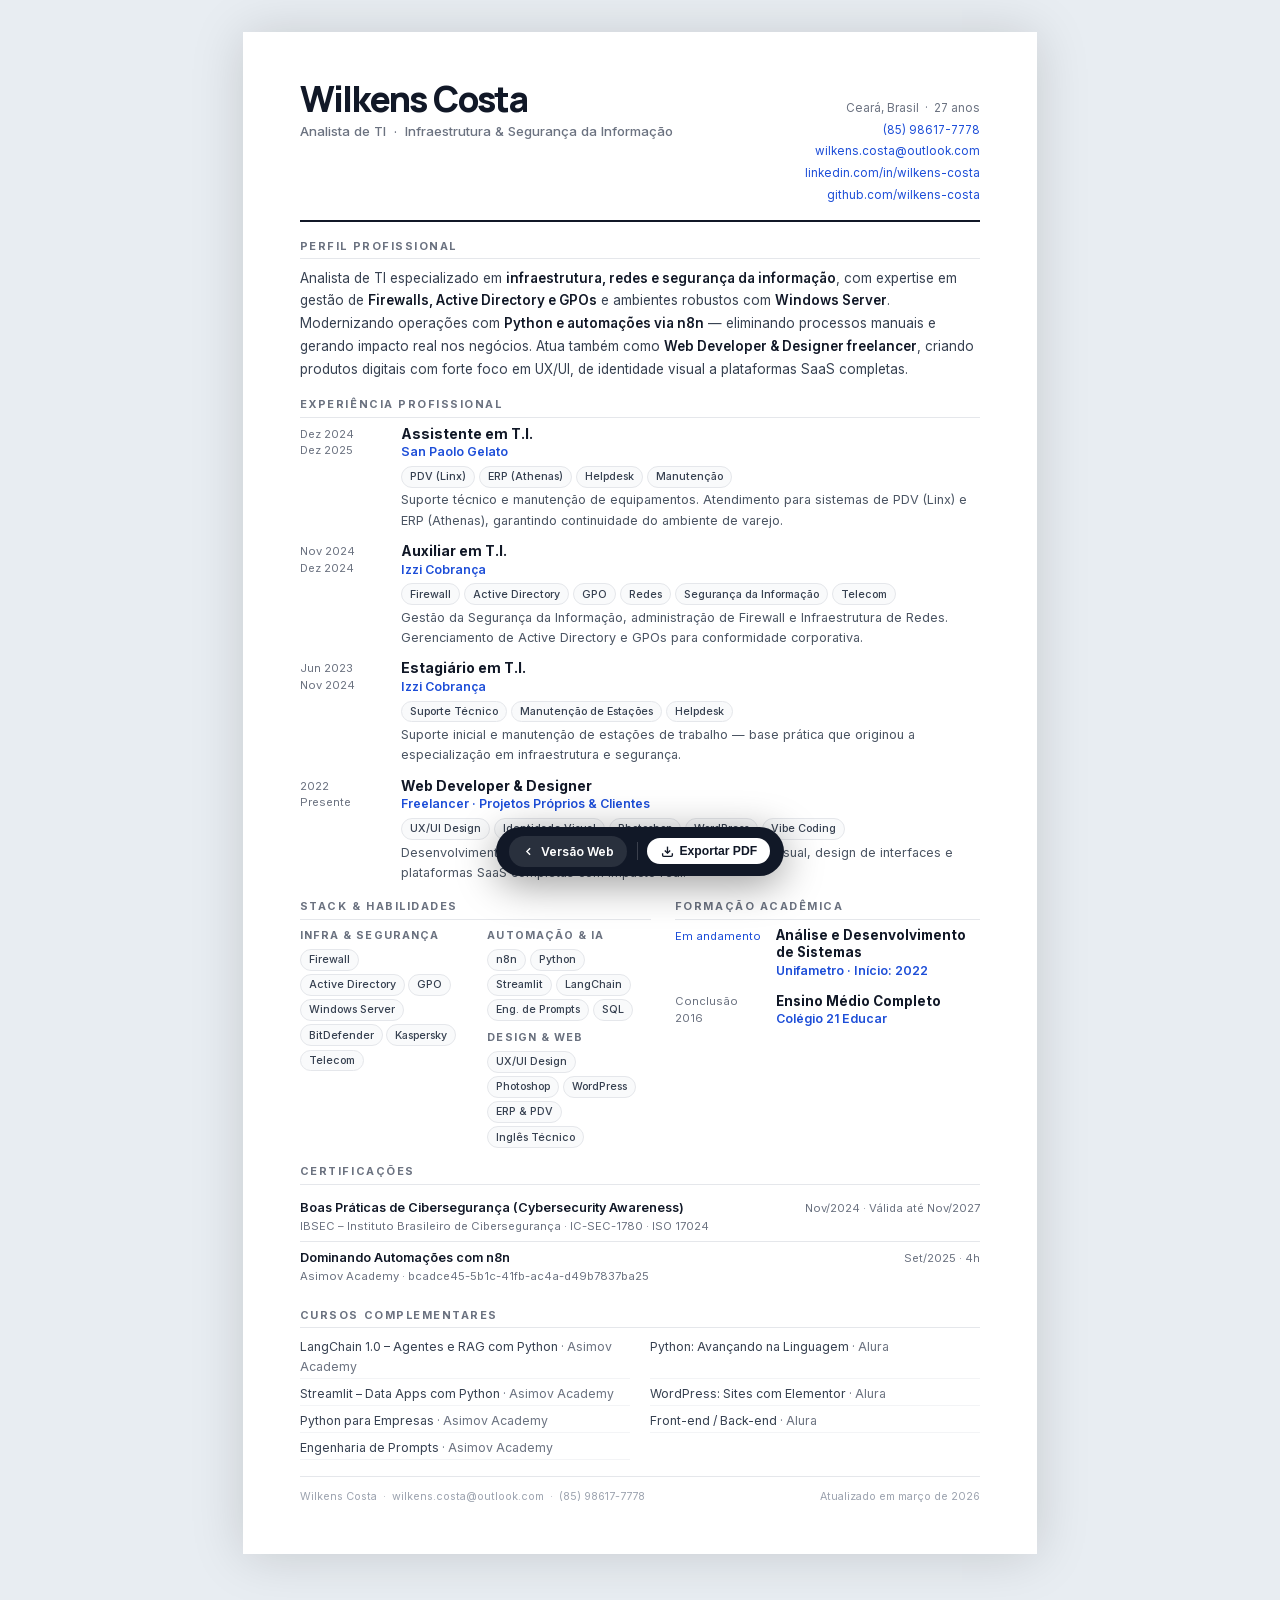
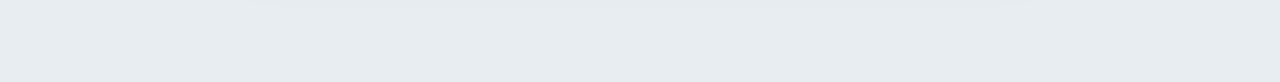
<file: cv.html>
<!DOCTYPE html>
<html lang="pt-BR">
<head>
  <meta charset="UTF-8"/>
  <meta name="viewport" content="width=device-width, initial-scale=1.0"/>
  <title>Wilkens Costa – Currículo</title>
  <meta name="description" content="Versão para impressão do currículo de Wilkens Costa – Analista de TI."/>
  <meta name="robots" content="noindex"/>
  <link rel="icon" href="data:image/svg+xml,<svg xmlns='http://www.w3.org/2000/svg' viewBox='0 0 100 100'><text y='.9em' font-size='90'>💼</text></svg>"/>
  <link rel="preconnect" href="https://fonts.googleapis.com"/>
  <link rel="preconnect" href="https://fonts.gstatic.com" crossorigin/>
  <link href="assets/css2_2832c0ff631d.css" rel="stylesheet"/>
  <link href="assets/css2_9b8bf743d4a8.css" rel="stylesheet"/>
  <style>
    *, *::before, *::after { box-sizing: border-box; margin: 0; padding: 0; }

    :root {
      --accent: #1d4ed8;
      --text:   #111827;
      --muted:  #6b7280;
      --border: #e5e7eb;
      --light:  #f9fafb;
    }

    body {
      font-family: 'Inter', system-ui, sans-serif;
      font-size: 13.5px;
      line-height: 1.6;
      color: var(--text);
      background: #e8edf2;
      -webkit-font-smoothing: antialiased;
      padding-bottom: 6rem;
    }

    /* ── Toolbar ─────────────────────────────── */
    .toolbar {
      position: fixed;
      bottom: 1.5rem;
      left: 50%;
      transform: translateX(-50%);
      z-index: 200;
      display: flex;
      align-items: center;
      gap: .5rem;
      background: #111827;
      color: #fff;
      border-radius: 99px;
      padding: .55rem .85rem;
      box-shadow: 0 8px 40px rgba(0,0,0,.4);
      white-space: nowrap;
      user-select: none;
    }
    .toolbar-sep {
      width: 1px; height: 18px;
      background: rgba(255,255,255,.18);
      margin: 0 .1rem;
    }
    .btn {
      display: inline-flex; align-items: center; gap: .4rem;
      padding: .38rem .8rem;
      border-radius: 99px;
      font-size: .76rem; font-weight: 600;
      text-decoration: none; cursor: pointer;
      border: none; transition: all .18s;
    }
    .btn-ghost { background: rgba(255,255,255,.1); color: #fff; }
    .btn-ghost:hover { background: rgba(255,255,255,.2); }
    .btn-primary { background: #2563eb; color: #fff; }
    .btn-primary:hover { background: #1d4ed8; transform: scale(1.03); }
    .btn-white { background: #fff; color: #111827; }
    .btn-white:hover { background: #f0f0f0; transform: scale(1.03); }

    /* ── Print Hint Modal ────────────────────── */
    .hint-overlay {
      display: none;
      position: fixed; inset: 0;
      background: rgba(0,0,0,.55);
      backdrop-filter: blur(4px);
      z-index: 300;
      align-items: center; justify-content: center;
    }
    .hint-overlay.show { display: flex; }
    .hint-box {
      background: #fff;
      border-radius: 16px;
      padding: 1.75rem 2rem;
      max-width: 420px;
      width: 90%;
      box-shadow: 0 20px 60px rgba(0,0,0,.25);
    }
    .hint-title {
      font-size: 1rem; font-weight: 700;
      margin-bottom: .3rem;
    }
    .hint-sub {
      font-size: .8rem; color: var(--muted);
      margin-bottom: 1.1rem;
    }
    .hint-steps { list-style: none; display: flex; flex-direction: column; gap: .55rem; }
    .hint-step {
      display: flex; align-items: flex-start; gap: .7rem;
      font-size: .82rem; color: #374151;
    }
    .hint-step-num {
      flex-shrink: 0;
      width: 22px; height: 22px;
      border-radius: 50%;
      background: #111827; color: #fff;
      font-size: .68rem; font-weight: 700;
      display: flex; align-items: center; justify-content: center;
    }
    .hint-step strong { color: var(--text); }
    .hint-actions {
      display: flex; gap: .5rem; margin-top: 1.2rem; justify-content: flex-end;
    }
    .hint-btn {
      padding: .5rem 1.1rem; border-radius: 99px;
      font-size: .8rem; font-weight: 600;
      cursor: pointer; border: none; transition: all .15s;
    }
    .hint-btn-cancel { background: #f3f4f6; color: #374151; }
    .hint-btn-cancel:hover { background: #e5e7eb; }
    .hint-btn-go { background: #111827; color: #fff; }
    .hint-btn-go:hover { background: #1f2937; }

    /* ── A4 Paper ────────────────────────────── */
    .paper {
      width: 210mm;
      min-height: 297mm;
      margin: 2rem auto;
      background: #fff;
      box-shadow: 0 2px 50px rgba(0,0,0,.15);
      padding: 13mm 15mm 13mm;
    }

    /* ── Header ──────────────────────────────── */
    .cv-header {
      display: flex;
      justify-content: space-between;
      align-items: baseline;
      gap: 1rem;
      padding-bottom: .85rem;
      border-bottom: 2.5px solid var(--text);
      margin-bottom: 1rem;
    }
    .cv-name {
      font-family: 'Manrope', sans-serif;
      font-weight: 800;
      font-size: 2.2rem;
      letter-spacing: -.035em;
      line-height: 1;
      color: var(--text);
    }
    .cv-title {
      font-size: .82rem;
      color: var(--muted);
      margin-top: .3rem;
      font-weight: 500;
    }
    .cv-contacts {
      text-align: right;
      font-size: .73rem;
      color: var(--muted);
      line-height: 1.85;
      flex-shrink: 0;
    }
    .cv-contacts a { color: var(--accent); text-decoration: none; }

    /* ── Section ─────────────────────────────── */
    .cv-section { margin-bottom: .95rem; }
    .cv-section-title {
      font-size: .68rem;
      font-weight: 700;
      letter-spacing: .14em;
      text-transform: uppercase;
      color: var(--muted);
      margin-bottom: .45rem;
      padding-bottom: .2rem;
      border-bottom: 1px solid var(--border);
    }

    /* ── About ───────────────────────────────── */
    .cv-about { font-size: .84rem; color: #374151; line-height: 1.7; }
    .cv-about + .cv-about { margin-top: .4rem; }
    .cv-about strong { color: var(--text); font-weight: 600; }

    /* ── Experience items ────────────────────── */
    .cv-item { display: flex; gap: .85rem; margin-bottom: .7rem; }
    .cv-item:last-child { margin-bottom: 0; }
    .cv-item-date {
      flex-shrink: 0; width: 5.5rem;
      font-size: .7rem; color: var(--muted);
      padding-top: .05rem; line-height: 1.5;
    }
    .cv-item-body { flex: 1; }
    .cv-item-role    { font-weight: 700; font-size: .875rem; line-height: 1.25; }
    .cv-item-company { font-size: .77rem; color: var(--accent); font-weight: 600; margin-bottom: .22rem; }
    .cv-item-desc    { font-size: .79rem; color: #4b5563; line-height: 1.6; margin-top: .18rem; }

    /* ── Tags ────────────────────────────────── */
    .cv-tags { display: flex; flex-wrap: wrap; gap: .25rem; margin-top: .25rem; }
    .cv-tag {
      font-size: .67rem; font-weight: 500;
      background: var(--light); border: 1px solid var(--border);
      border-radius: 99px; padding: .08rem .5rem; color: #374151;
    }

    /* ── Skills (horizontal list per group) ──── */
    .skills-row {
      display: flex; gap: 1.5rem;
    }
    .skill-col { flex: 1; }
    .skill-group-title {
      font-size: .67rem; font-weight: 700;
      text-transform: uppercase; letter-spacing: .1em;
      color: var(--muted); margin-bottom: .3rem;
    }
    .skill-list { display: flex; flex-wrap: wrap; gap: .22rem; }

    /* ── Certs ───────────────────────────────── */
    .cert-item {
      display: flex; justify-content: space-between; align-items: baseline;
      gap: 1rem; font-size: .79rem;
      padding: .35rem 0; border-bottom: 1px solid var(--border);
    }
    .cert-item:last-child { border-bottom: none; }
    .cert-name-cv { font-weight: 600; }
    .cert-issuer-cv { font-size: .7rem; color: var(--muted); }
    .cert-date-cv { flex-shrink: 0; font-size: .7rem; color: var(--muted); }

    /* ── Two col (skills + edu) ──────────────── */
    .two-col { display: grid; grid-template-columns: 1.15fr 1fr; gap: 1.5rem; }

    /* ── Courses ─────────────────────────────── */
    .courses-grid {
      display: grid; grid-template-columns: 1fr 1fr;
      gap: .2rem 1.25rem;
    }
    .course-line {
      font-size: .77rem; color: #374151;
      padding: .1rem 0;
      border-bottom: 1px solid #f3f4f6;
    }
    .course-line span { color: var(--muted); }

    /* ── Footer ──────────────────────────────── */
    .cv-footer {
      margin-top: 1rem; padding-top: .65rem;
      border-top: 1px solid var(--border);
      display: flex; justify-content: space-between;
      font-size: .67rem; color: #9ca3af;
    }

    /* ══ PRINT ══════════════════════════════════ */
    @media print {
      /* This @page setting suppresses browser URL/date headers
         on Chrome when margins=none. User must also disable
         "Headers and footers" in the print dialog. */
      @page {
        size: A4;
        margin: 10mm 12mm;
      }

      body {
        background: #fff !important;
        padding-bottom: 0;
        font-size: 10.5pt;
      }
      .toolbar,
      .hint-overlay { display: none !important; }
      .paper {
        width: 100%; min-height: unset;
        margin: 0; padding: 0; box-shadow: none;
      }
      a { color: var(--text) !important; text-decoration: none; }
      .cv-contacts a { color: var(--accent) !important; }
      .cv-item  { break-inside: avoid; }
      .cv-section { break-inside: avoid; }
      .two-col { break-inside: avoid; }
    }

    /* ══ MOBILE ═════════════════════════════════ */
    @media (max-width: 700px) {
      body { background: #fff; padding-bottom: 5.5rem; }
      .paper { width: 100%; margin: 0; box-shadow: none; padding: 1.2rem 1rem; }
      .cv-header { flex-direction: column; gap: .6rem; }
      .cv-contacts { text-align: left; }
      .two-col { grid-template-columns: 1fr; }
      .skills-row { flex-direction: column; gap: .75rem; }
      .courses-grid { grid-template-columns: 1fr; }
      .cv-name { font-size: 1.7rem; }
    }
  </style>
</head>
<body>


<!-- ── Floating Toolbar ───────────────────────── -->
<div class="toolbar" id="toolbar">
  <a href="index.html" class="btn btn-ghost" id="btn-back">
    <svg width="13" height="13" fill="none" stroke="currentColor" stroke-width="2.5" viewBox="0 0 24 24"><path d="m15 18-6-6 6-6"/></svg>
    Versão Web
  </a>
  <div class="toolbar-sep"></div>
  <button onclick="window.print()" class="btn btn-white" id="btn-pdf">
    <svg width="13" height="13" fill="none" stroke="currentColor" stroke-width="2.5" viewBox="0 0 24 24">
      <path d="M21 15v4a2 2 0 0 1-2 2H5a2 2 0 0 1-2-2v-4"/>
      <polyline points="7 10 12 15 17 10"/>
      <line x1="12" y1="15" x2="12" y2="3"/>
    </svg>
    Exportar PDF
  </button>
</div>

<!-- ── A4 Paper ───────────────────────────────── -->
<main class="paper" id="cv-paper">

  <!-- Header ──────────────────────────────────── -->
  <header class="cv-header">
    <div>
      <h1 class="cv-name">Wilkens Costa</h1>
      <p class="cv-title">Analista de TI &nbsp;·&nbsp; Infraestrutura &amp; Segurança da Informação</p>
    </div>
    <address class="cv-contacts" style="font-style:normal;">
      <div>Ceará, Brasil &nbsp;·&nbsp; 27 anos</div>
      <div><a href="https://wa.me/5585986177778">(85) 98617-7778</a></div>
      <div><a href="mailto:wilkens.costa@outlook.com">wilkens.costa@outlook.com</a></div>
      <div><a href="https://linkedin.com/in/wilkens-costa">linkedin.com/in/wilkens-costa</a></div>
      <div><a href="https://github.com/wilkens-costa">github.com/wilkens-costa</a></div>
    </address>
  </header>

  <!-- Perfil ──────────────────────────────────── -->
  <section class="cv-section">
    <h2 class="cv-section-title">Perfil Profissional</h2>
    <p class="cv-about">
      Analista de TI especializado em <strong>infraestrutura, redes e segurança da informação</strong>, com expertise
      em gestão de <strong>Firewalls, Active Directory e GPOs</strong> e ambientes robustos com <strong>Windows Server</strong>.
      Modernizando operações com <strong>Python e automações via n8n</strong> — eliminando processos manuais e gerando
      impacto real nos negócios. Atua também como <strong>Web Developer &amp; Designer freelancer</strong>, criando produtos
      digitais com forte foco em UX/UI, de identidade visual a plataformas SaaS completas.
    </p>
  </section>

  <!-- Experiência ──────────────────────────────── -->
  <section class="cv-section">
    <h2 class="cv-section-title">Experiência Profissional</h2>

    <div class="cv-item">
      <div class="cv-item-date">Dez 2024<br/>Dez 2025</div>
      <div class="cv-item-body">
        <p class="cv-item-role">Assistente em T.I.</p>
        <p class="cv-item-company">San Paolo Gelato</p>
        <div class="cv-tags">
          <span class="cv-tag">PDV (Linx)</span><span class="cv-tag">ERP (Athenas)</span>
          <span class="cv-tag">Helpdesk</span><span class="cv-tag">Manutenção</span>
        </div>
        <p class="cv-item-desc">Suporte técnico e manutenção de equipamentos. Atendimento para sistemas de PDV (Linx) e ERP (Athenas), garantindo continuidade do ambiente de varejo.</p>
      </div>
    </div>

    <div class="cv-item">
      <div class="cv-item-date">Nov 2024<br/>Dez 2024</div>
      <div class="cv-item-body">
        <p class="cv-item-role">Auxiliar em T.I.</p>
        <p class="cv-item-company">Izzi Cobrança</p>
        <div class="cv-tags">
          <span class="cv-tag">Firewall</span><span class="cv-tag">Active Directory</span>
          <span class="cv-tag">GPO</span><span class="cv-tag">Redes</span>
          <span class="cv-tag">Segurança da Informação</span><span class="cv-tag">Telecom</span>
        </div>
        <p class="cv-item-desc">Gestão da Segurança da Informação, administração de Firewall e Infraestrutura de Redes. Gerenciamento de Active Directory e GPOs para conformidade corporativa.</p>
      </div>
    </div>

    <div class="cv-item">
      <div class="cv-item-date">Jun 2023<br/>Nov 2024</div>
      <div class="cv-item-body">
        <p class="cv-item-role">Estagiário em T.I.</p>
        <p class="cv-item-company">Izzi Cobrança</p>
        <div class="cv-tags">
          <span class="cv-tag">Suporte Técnico</span><span class="cv-tag">Manutenção de Estações</span>
          <span class="cv-tag">Helpdesk</span>
        </div>
        <p class="cv-item-desc">Suporte inicial e manutenção de estações de trabalho — base prática que originou a especialização em infraestrutura e segurança.</p>
      </div>
    </div>

    <div class="cv-item">
      <div class="cv-item-date">2022<br/>Presente</div>
      <div class="cv-item-body">
        <p class="cv-item-role">Web Developer &amp; Designer</p>
        <p class="cv-item-company">Freelancer · Projetos Próprios &amp; Clientes</p>
        <div class="cv-tags">
          <span class="cv-tag">UX/UI Design</span><span class="cv-tag">Identidade Visual</span>
          <span class="cv-tag">Photoshop</span><span class="cv-tag">WordPress</span>
          <span class="cv-tag">Vibe Coding</span>
        </div>
        <p class="cv-item-desc">Desenvolvimento de produtos digitais do zero — identidade visual, design de interfaces e plataformas SaaS completas com impacto real.</p>
      </div>
    </div>
  </section>

  <!-- Stack & Educação (2 cols) ────────────────── -->
  <div class="two-col">

    <section class="cv-section">
      <h2 class="cv-section-title">Stack &amp; Habilidades</h2>
      <div class="skills-row">
        <div class="skill-col">
          <p class="skill-group-title">Infra &amp; Segurança</p>
          <div class="skill-list">
            <span class="cv-tag">Firewall</span><span class="cv-tag">Active Directory</span>
            <span class="cv-tag">GPO</span><span class="cv-tag">Windows Server</span>
            <span class="cv-tag">BitDefender</span><span class="cv-tag">Kaspersky</span>
            <span class="cv-tag">Telecom</span>
          </div>
        </div>
        <div class="skill-col">
          <p class="skill-group-title">Automação &amp; IA</p>
          <div class="skill-list">
            <span class="cv-tag">n8n</span><span class="cv-tag">Python</span>
            <span class="cv-tag">Streamlit</span><span class="cv-tag">LangChain</span>
            <span class="cv-tag">Eng. de Prompts</span><span class="cv-tag">SQL</span>
          </div>
          <p class="skill-group-title" style="margin-top:.5rem;">Design &amp; Web</p>
          <div class="skill-list">
            <span class="cv-tag">UX/UI Design</span><span class="cv-tag">Photoshop</span>
            <span class="cv-tag">WordPress</span><span class="cv-tag">ERP &amp; PDV</span>
            <span class="cv-tag">Inglês Técnico</span>
          </div>
        </div>
      </div>
    </section>

    <section class="cv-section">
      <h2 class="cv-section-title">Formação Acadêmica</h2>
      <div class="cv-item" style="margin-bottom:.55rem;">
        <div class="cv-item-date" style="color:#1d4ed8;">Em andamento</div>
        <div class="cv-item-body">
          <p class="cv-item-role" style="font-size:.84rem;">Análise e Desenvolvimento de Sistemas</p>
          <p class="cv-item-company">Unifametro · Início: 2022</p>
        </div>
      </div>
      <div class="cv-item">
        <div class="cv-item-date">Conclusão 2016</div>
        <div class="cv-item-body">
          <p class="cv-item-role" style="font-size:.84rem;">Ensino Médio Completo</p>
          <p class="cv-item-company">Colégio 21 Educar</p>
        </div>
      </div>
    </section>
  </div>

  <!-- Certificações ────────────────────────────── -->
  <section class="cv-section">
    <h2 class="cv-section-title">Certificações</h2>
    <div class="cert-item">
      <div>
        <p class="cert-name-cv">Boas Práticas de Cibersegurança (Cybersecurity Awareness)</p>
        <p class="cert-issuer-cv">IBSEC – Instituto Brasileiro de Cibersegurança · IC-SEC-1780 · ISO 17024</p>
      </div>
      <span class="cert-date-cv">Nov/2024 · Válida até Nov/2027</span>
    </div>
    <div class="cert-item">
      <div>
        <p class="cert-name-cv">Dominando Automações com n8n</p>
        <p class="cert-issuer-cv">Asimov Academy · bcadce45-5b1c-41fb-ac4a-d49b7837ba25</p>
      </div>
      <span class="cert-date-cv">Set/2025 · 4h</span>
    </div>
  </section>

  <!-- Cursos Complementares ────────────────────── -->
  <section class="cv-section">
    <h2 class="cv-section-title">Cursos Complementares</h2>
    <div class="courses-grid">
      <p class="course-line">LangChain 1.0 – Agentes e RAG com Python <span>· Asimov Academy</span></p>
      <p class="course-line">Python: Avançando na Linguagem <span>· Alura</span></p>
      <p class="course-line">Streamlit – Data Apps com Python <span>· Asimov Academy</span></p>
      <p class="course-line">WordPress: Sites com Elementor <span>· Alura</span></p>
      <p class="course-line">Python para Empresas <span>· Asimov Academy</span></p>
      <p class="course-line">Front-end / Back-end <span>· Alura</span></p>
      <p class="course-line">Engenharia de Prompts <span>· Asimov Academy</span></p>
    </div>
  </section>

  <!-- Footer ───────────────────────────────────── -->
  <footer class="cv-footer">
    <span>Wilkens Costa &nbsp;·&nbsp; wilkens.costa@outlook.com &nbsp;·&nbsp; (85) 98617-7778</span>
    <span>Atualizado em março de 2026</span>
  </footer>

</main>

<script>
  // Exportar PDF direto
</script>

</body>
</html>
</file>
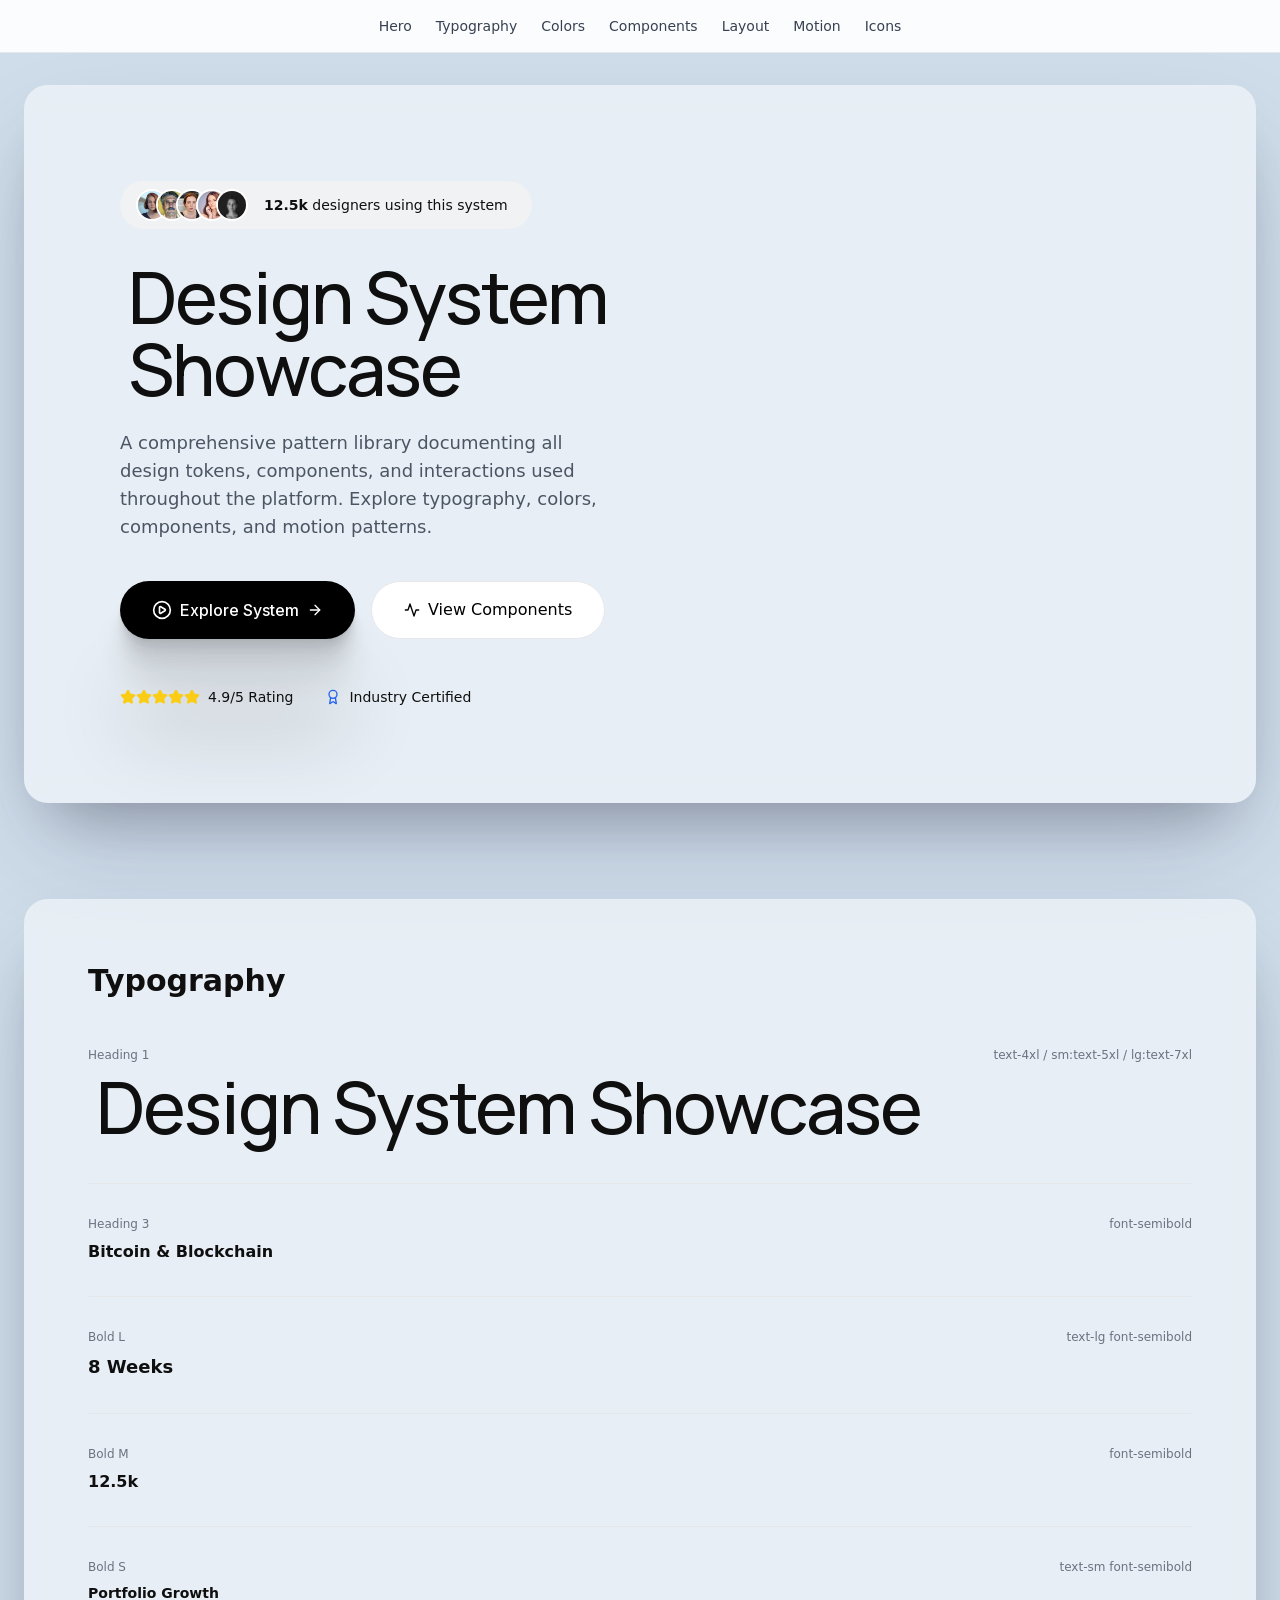
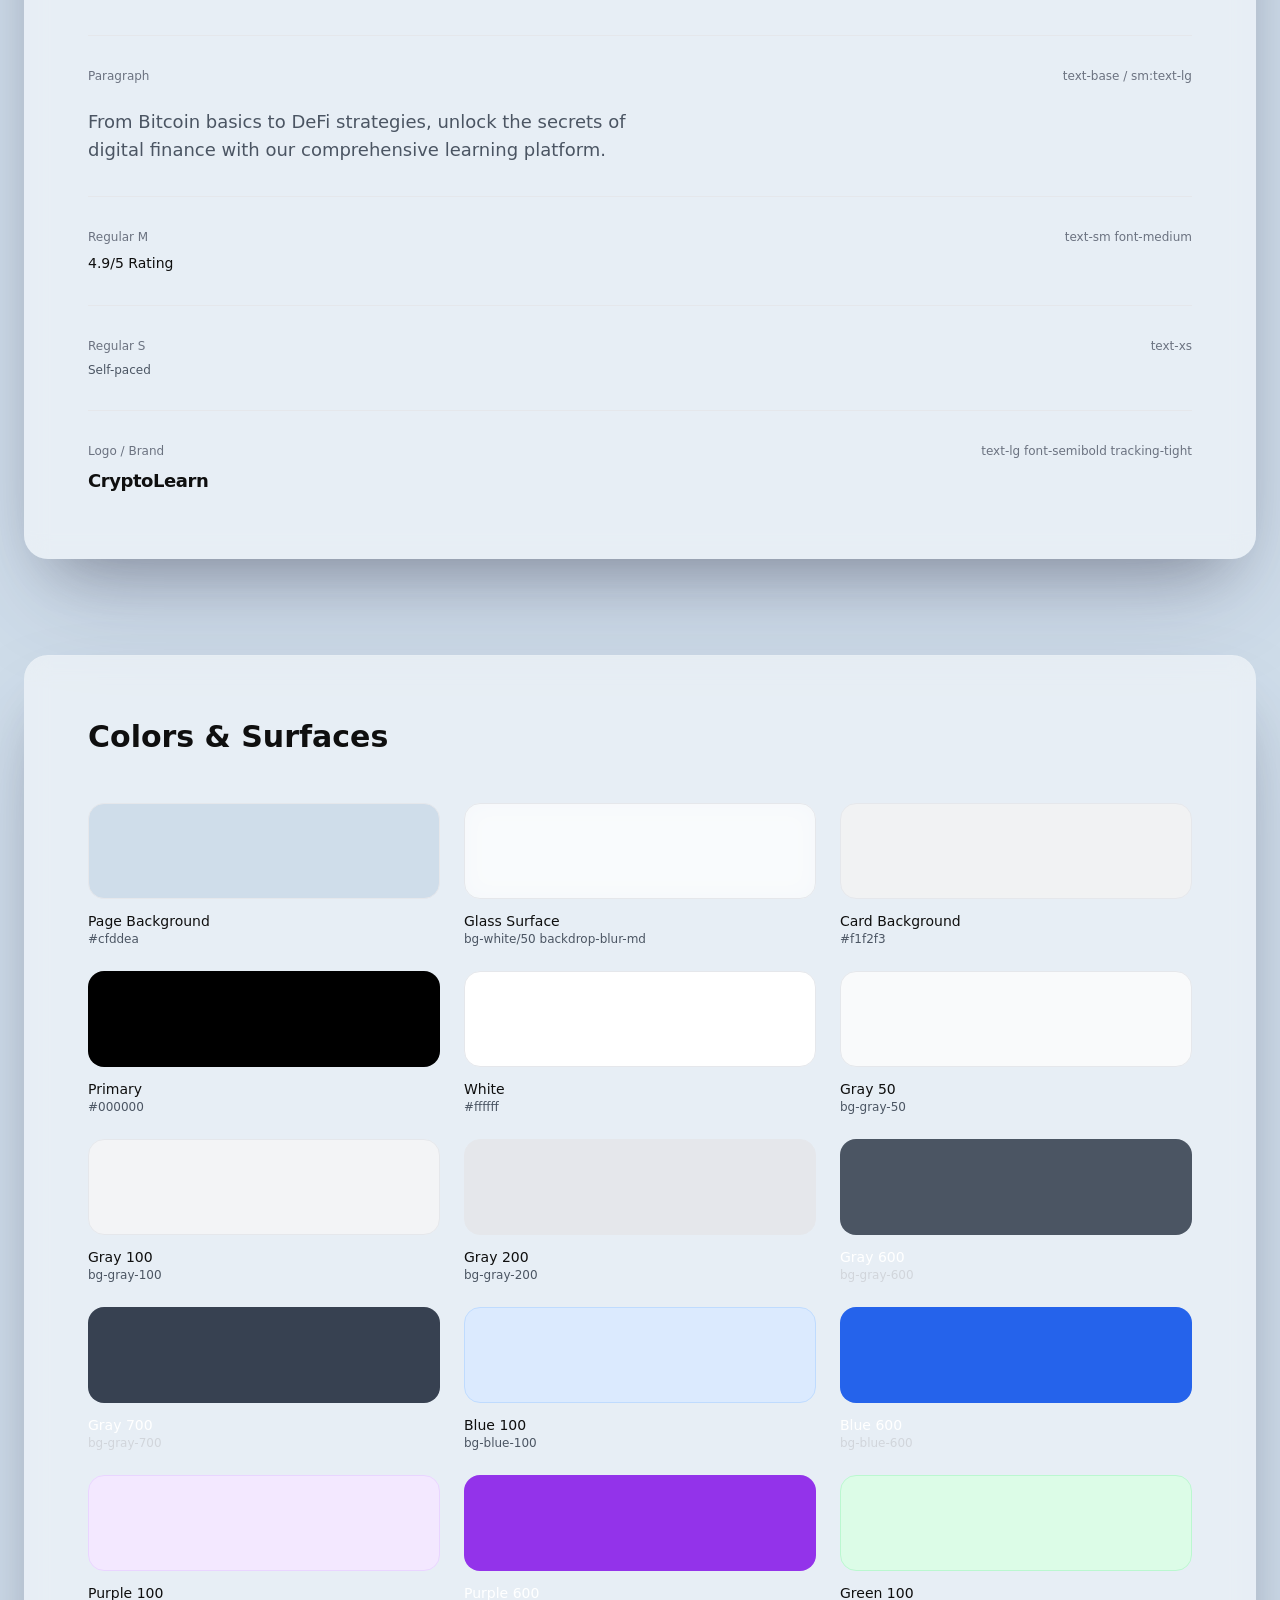
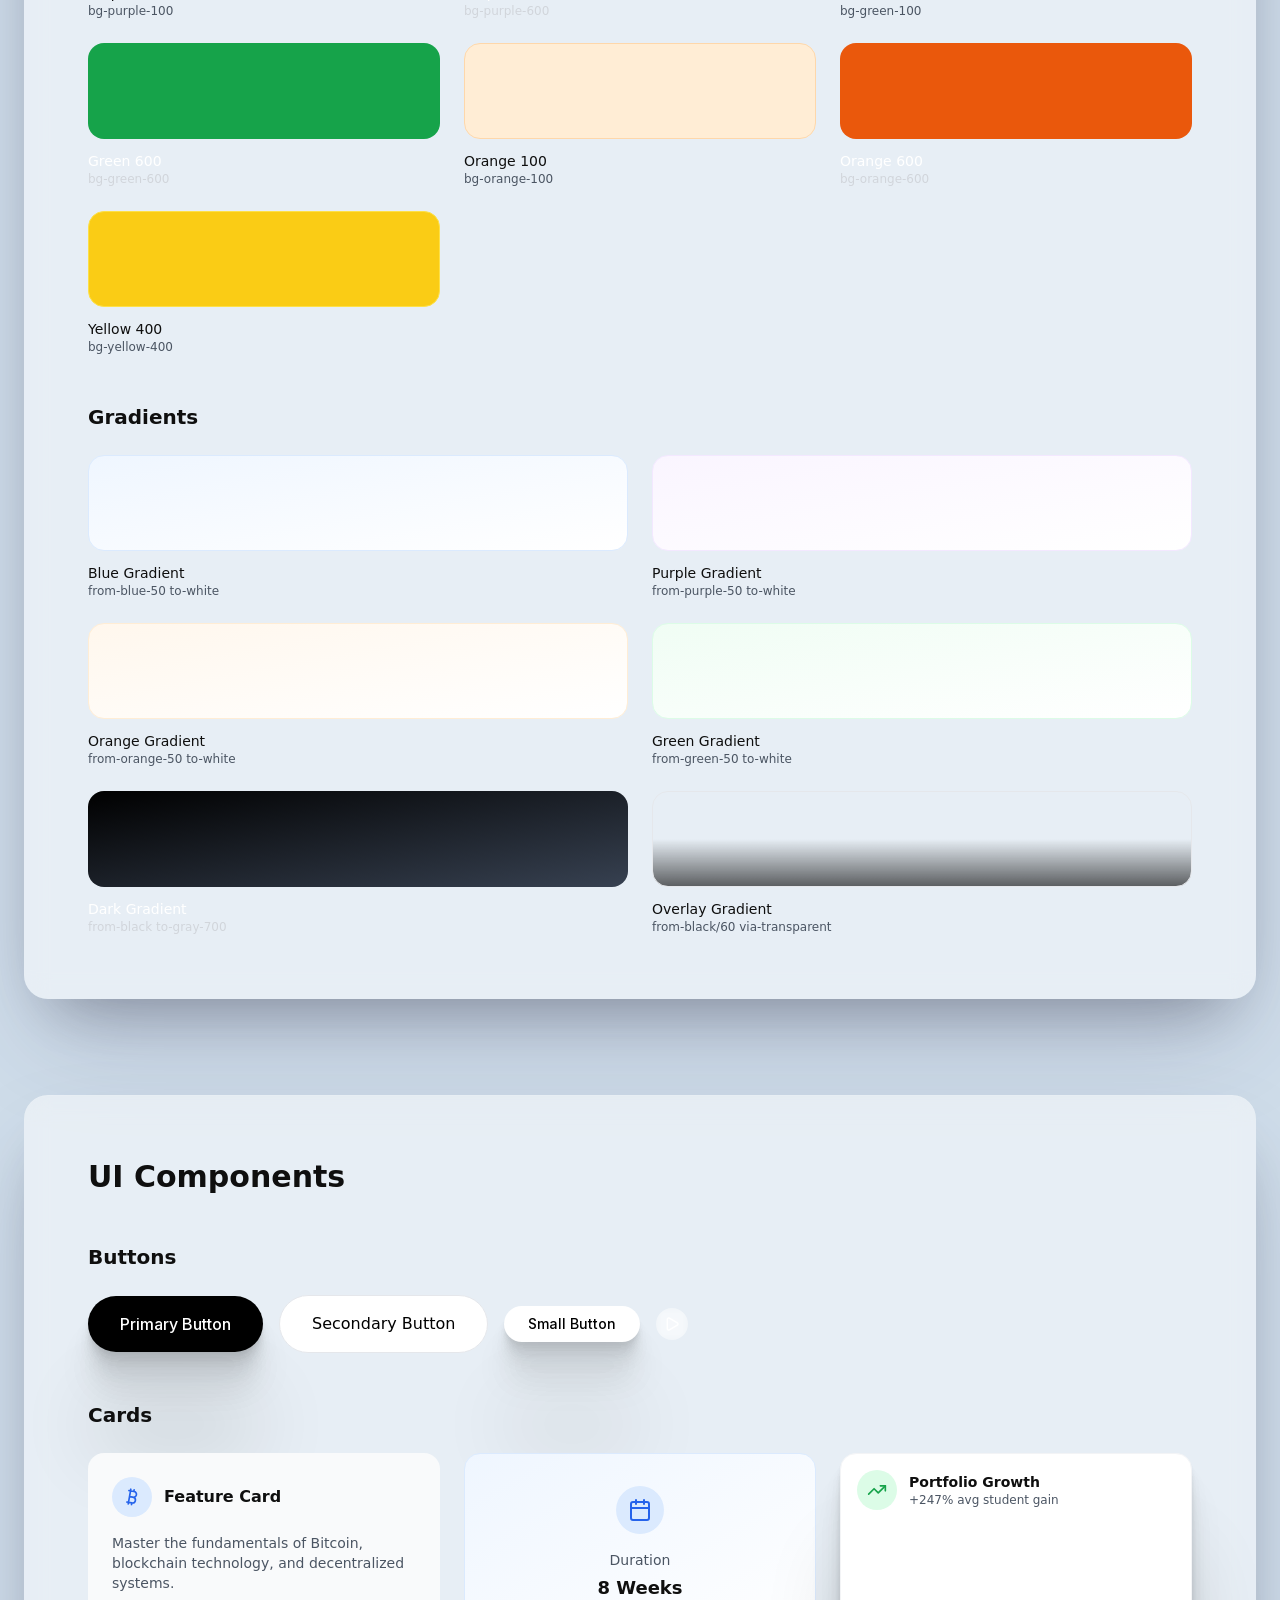
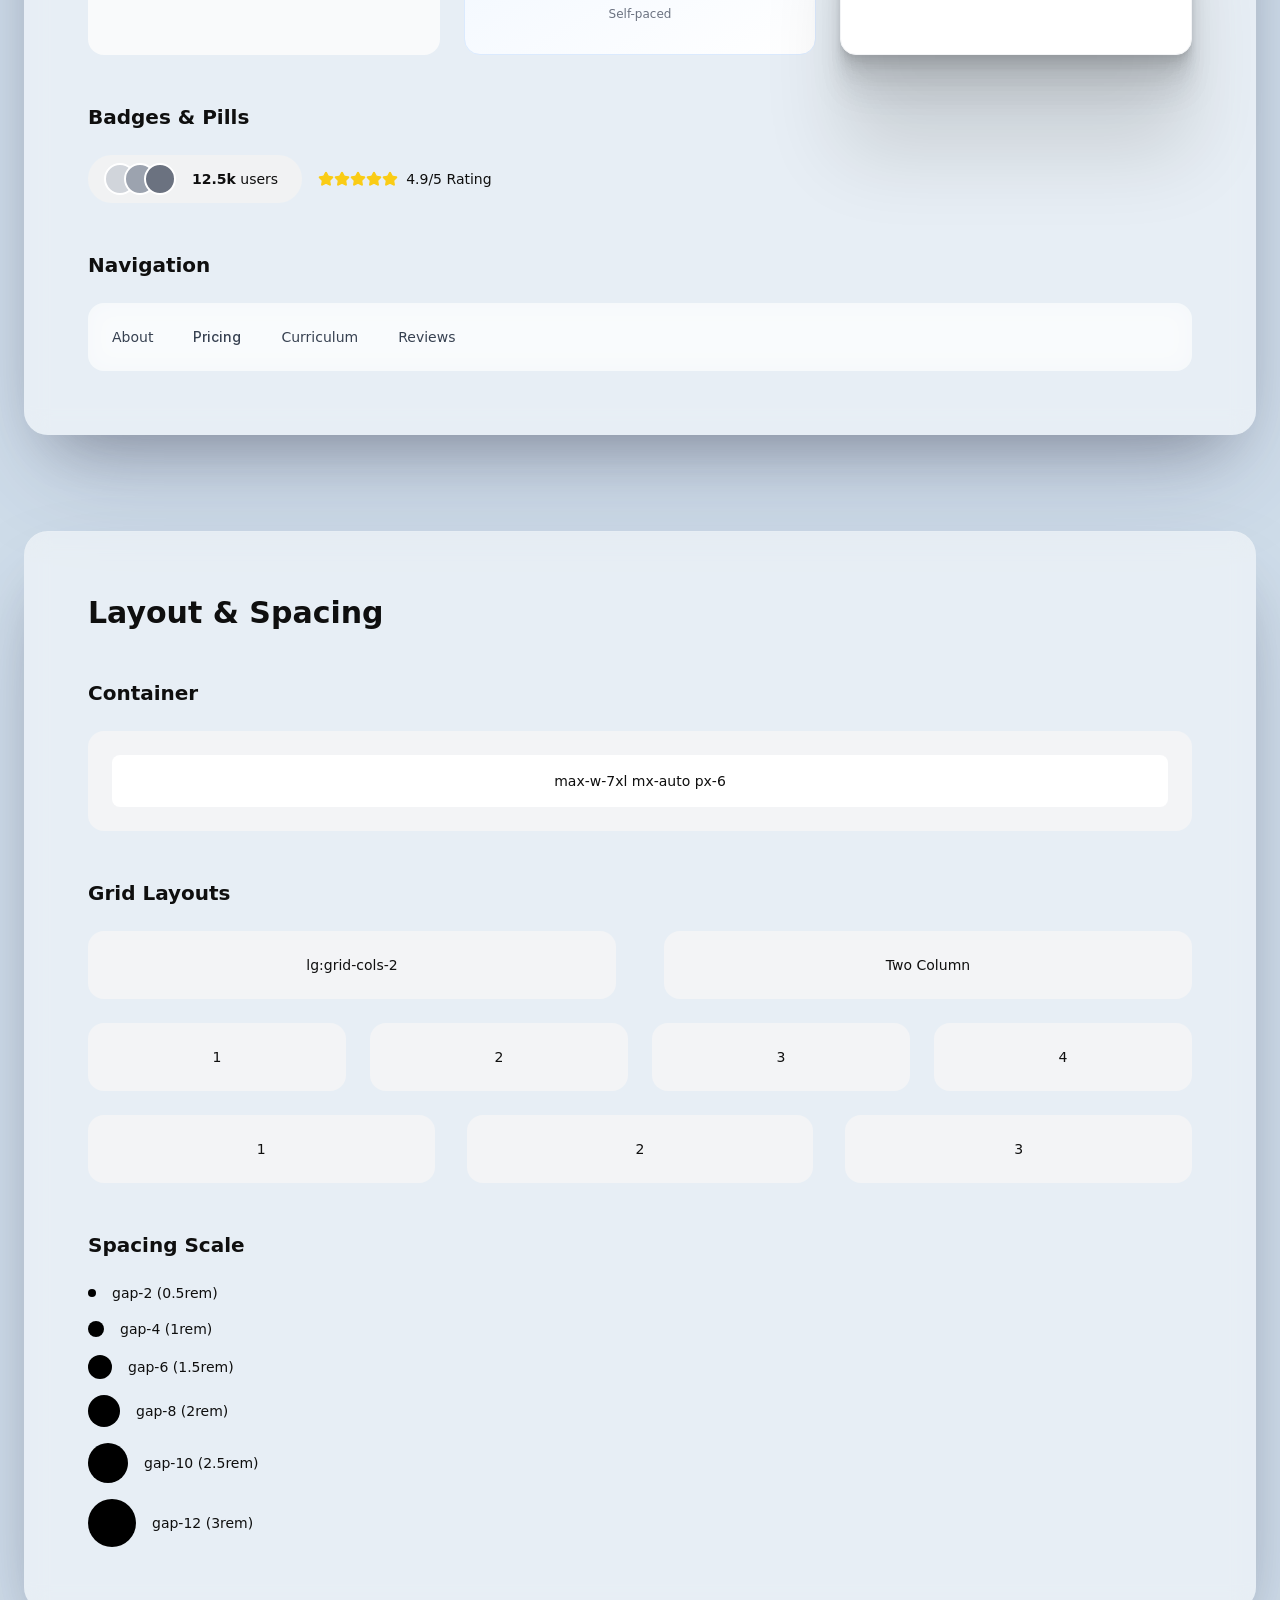
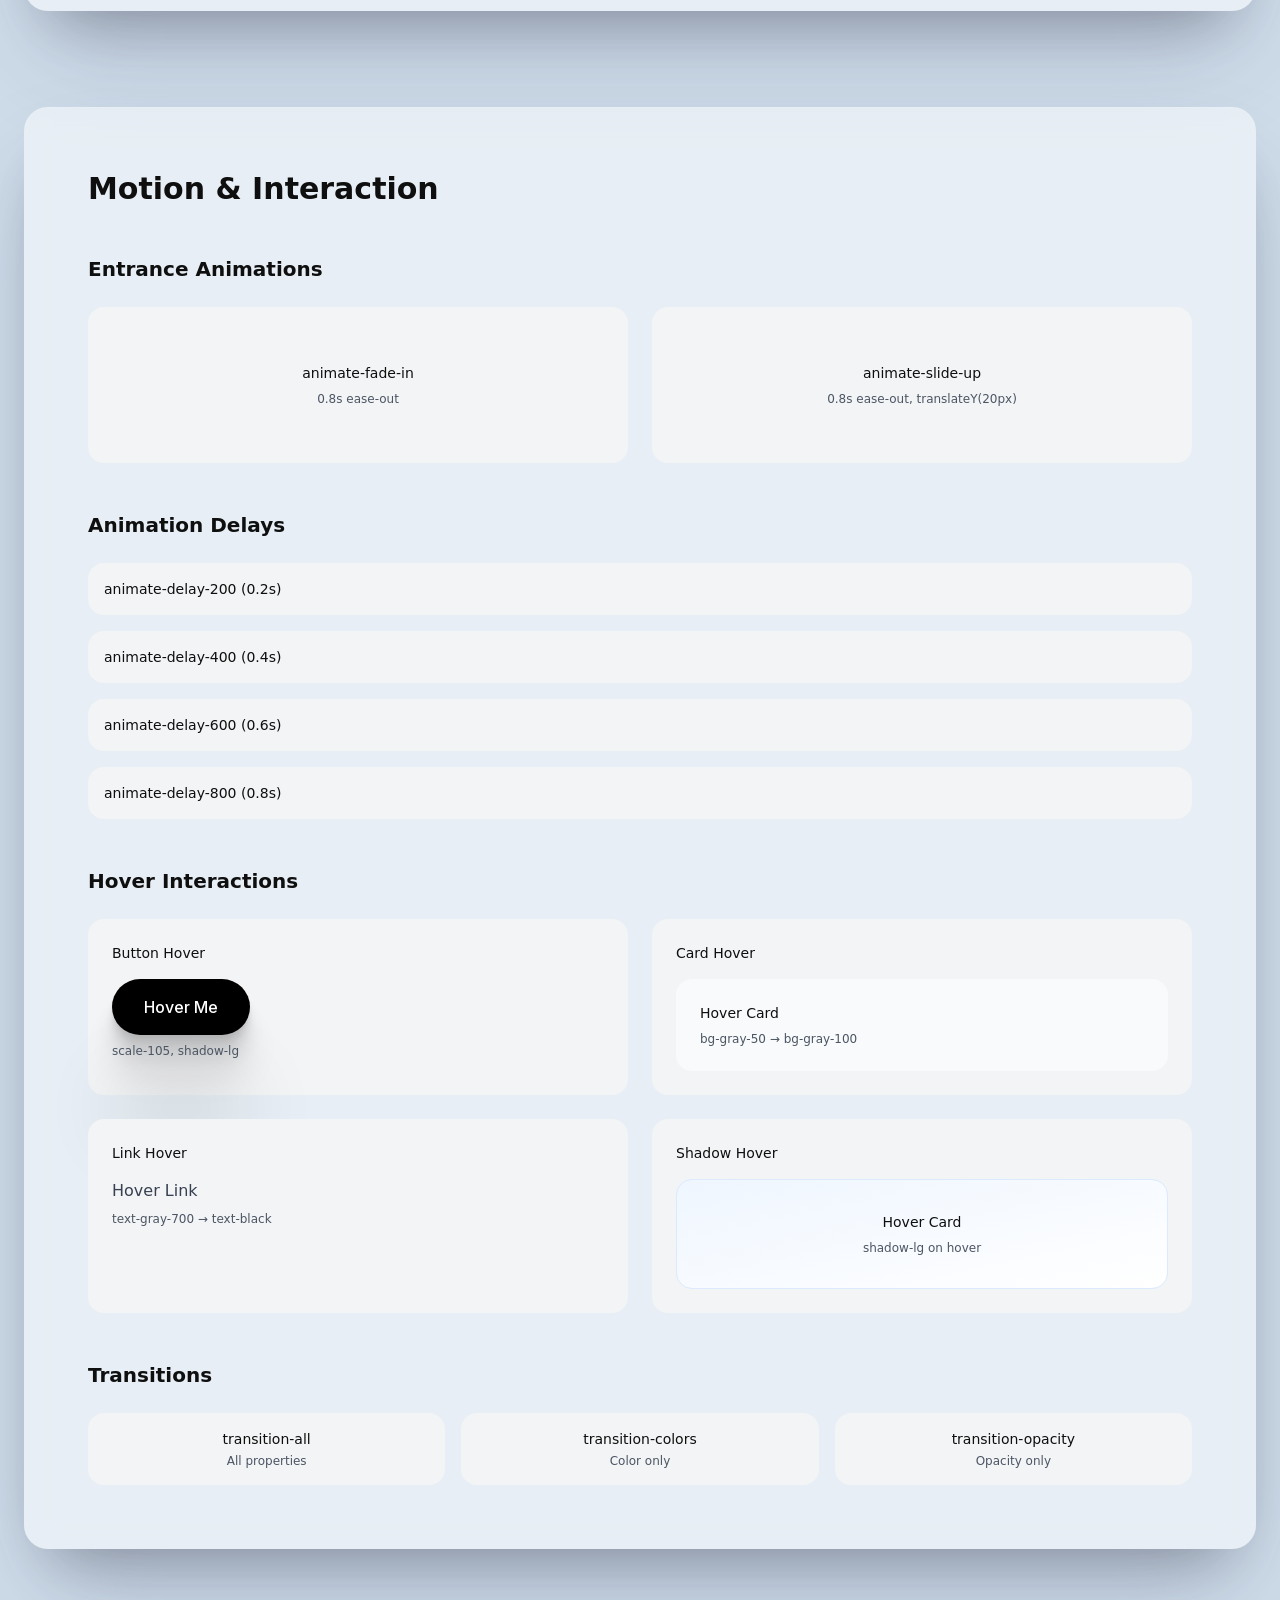
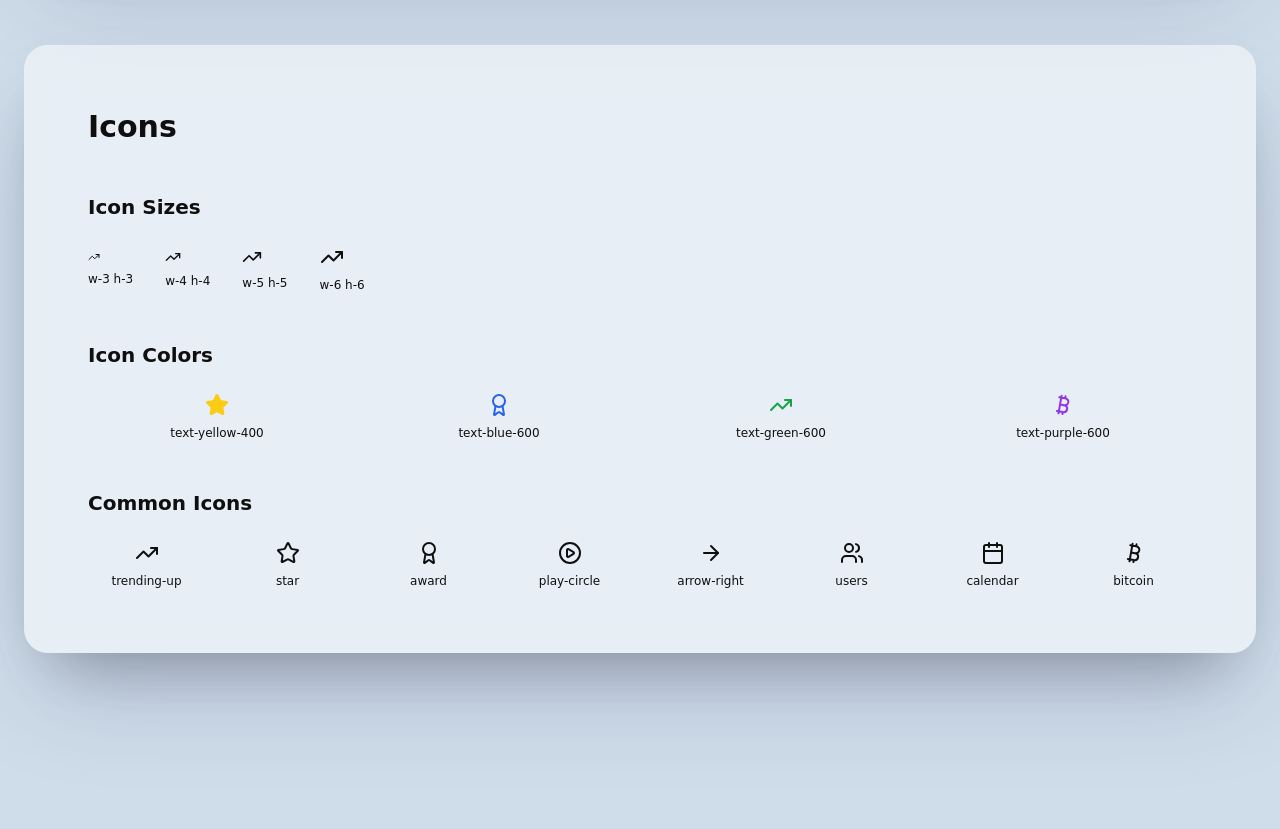
<file: design-system.html>
<html lang="en"><head><meta charset="utf-8"/>
<meta content="width=device-width, initial-scale=1.0" name="viewport"/>
<title>Design System - CryptoLearn Academy</title>
<link href="https://fonts.googleapis.com" rel="preconnect"/>
<link crossorigin="" href="https://fonts.gstatic.com" rel="preconnect"/>
<link href="assets/css2_2832c0ff631d.css" rel="stylesheet"/>
<script src="assets/resource_3fa48481346f.js"></script>
<style>
body{font-family:'Inter',system-ui,-apple-system,BlinkMacSystemFont,'Segoe UI',Roboto,'Helvetica Neue',Arial,'Noto Sans',sans-serif}
.animate-fade-in { animation: fadeIn 0.8s ease-out forwards; opacity: 0; }
.animate-slide-up { animation: slideUp 0.8s ease-out forwards; opacity: 0; transform: translateY(20px); }
.animate-delay-200 { animation-delay: 0.2s; }
.animate-delay-400 { animation-delay: 0.4s; }
.animate-delay-600 { animation-delay: 0.6s; }
.animate-delay-800 { animation-delay: 0.8s; }
@keyframes fadeIn { to { opacity: 1; } }
@keyframes slideUp { to { opacity: 1; transform: translateY(0); } }
</style>
<link href="assets/css2_86e10c4bcbd4.css" id="all-fonts-link-font-geist" rel="stylesheet"/><style id="all-fonts-style-font-geist">.font-geist { font-family: 'Geist', sans-serif !important; }</style><link href="assets/css2_0fc20595ebff.css" id="all-fonts-link-font-roboto" rel="stylesheet"/><style id="all-fonts-style-font-roboto">.font-roboto { font-family: 'Roboto', sans-serif !important; }</style><link href="assets/css2_23afcbef9bdd.css" id="all-fonts-link-font-montserrat" rel="stylesheet"/><style id="all-fonts-style-font-montserrat">.font-montserrat { font-family: 'Montserrat', sans-serif !important; }</style><link href="assets/css2_82ced711bf49.css" id="all-fonts-link-font-poppins" rel="stylesheet"/><style id="all-fonts-style-font-poppins">.font-poppins { font-family: 'Poppins', sans-serif !important; }</style><link href="assets/css2_fa22aa91016e.css" id="all-fonts-link-font-playfair" rel="stylesheet"/><style id="all-fonts-style-font-playfair">.font-playfair { font-family: 'Playfair Display', serif !important; }</style><link href="assets/css2_2b2d87bc82d8.css" id="all-fonts-link-font-instrument-serif" rel="stylesheet"/><style id="all-fonts-style-font-instrument-serif">.font-instrument-serif { font-family: 'Instrument Serif', serif !important; }</style><link href="assets/css2_4fef849c83da.css" id="all-fonts-link-font-merriweather" rel="stylesheet"/><style id="all-fonts-style-font-merriweather">.font-merriweather { font-family: 'Merriweather', serif !important; }</style><link href="assets/css2_a7b22b336fe1.css" id="all-fonts-link-font-bricolage" rel="stylesheet"/><style id="all-fonts-style-font-bricolage">.font-bricolage { font-family: 'Bricolage Grotesque', sans-serif !important; }</style><link href="assets/css2_0b2072b66163.css" id="all-fonts-link-font-jakarta" rel="stylesheet"/><style id="all-fonts-style-font-jakarta">.font-jakarta { font-family: 'Plus Jakarta Sans', sans-serif !important; }</style><link href="assets/css2_9b8bf743d4a8.css" id="all-fonts-link-font-manrope" rel="stylesheet"/><style id="all-fonts-style-font-manrope">.font-manrope { font-family: 'Manrope', sans-serif !important; }</style><link href="assets/css2_8e191ef32247.css" id="all-fonts-link-font-space-grotesk" rel="stylesheet"/><style id="all-fonts-style-font-space-grotesk">.font-space-grotesk { font-family: 'Space Grotesk', sans-serif !important; }</style><link href="assets/css2_70fd47a02eed.css" id="all-fonts-link-font-work-sans" rel="stylesheet"/><style id="all-fonts-style-font-work-sans">.font-work-sans { font-family: 'Work Sans', sans-serif !important; }</style><link href="assets/css2_b52fc18295f8.css" id="all-fonts-link-font-pt-serif" rel="stylesheet"/><style id="all-fonts-style-font-pt-serif">.font-pt-serif { font-family: 'PT Serif', serif !important; }</style><link href="assets/css2_62759cd015bd.css" id="all-fonts-link-font-geist-mono" rel="stylesheet"/><style id="all-fonts-style-font-geist-mono">.font-geist-mono { font-family: 'Geist Mono', monospace !important; }</style><link href="assets/css2_f495c2faa2a6.css" id="all-fonts-link-font-space-mono" rel="stylesheet"/><style id="all-fonts-style-font-space-mono">.font-space-mono { font-family: 'Space Mono', monospace !important; }</style><link href="assets/css2_6f16cdd6fd9f.css" id="all-fonts-link-font-quicksand" rel="stylesheet"/><style id="all-fonts-style-font-quicksand">.font-quicksand { font-family: 'Quicksand', sans-serif !important; }</style><link href="assets/css2_94cb6f0c406a.css" id="all-fonts-link-font-nunito" rel="stylesheet"/><style id="all-fonts-style-font-nunito">.font-nunito { font-family: 'Nunito', sans-serif !important; }</style></head>
<body class="bg-[#cfddea] text-[#0f0f0f] antialiased"><div 0_0.png?w='800&amp;q=80");"' a55c302e-35a2-40d2-8ae8-1f2bc7f74192="" cdn.midjourney.com="" class="fixed top-0 w-full h-screen bg-cover bg-center -z-10" https:="" style="background-image: url("></div>

<!-- Design System Navigation -->
<nav class="sticky top-0 z-50 bg-white/90 backdrop-blur-md border-b border-gray-200 py-4 mb-8">
<div class="mx-auto max-w-7xl px-6">
<div class="flex flex-wrap items-center justify-center gap-6 text-sm font-medium">
<a class="transition-colors hover:text-black text-gray-700 font-sans" href="#hero">Hero</a>
<a class="transition-colors hover:text-black text-gray-700 font-sans" href="#typography">Typography</a>
<a class="transition-colors hover:text-black text-gray-700 font-sans" href="#colors">Colors</a>
<a class="transition-colors hover:text-black text-gray-700 font-sans" href="#components">Components</a>
<a class="transition-colors hover:text-black text-gray-700 font-sans" href="#layout">Layout</a>
<a class="transition-colors hover:text-black text-gray-700 font-sans" href="#motion">Motion</a>
<a class="transition-colors hover:text-black text-gray-700 font-sans" href="#icons">Icons</a>
</div>
</div>
</nav>

<main class="">
<section class="mx-auto max-w-7xl px-6 pb-20">

<!-- 0) Hero Section (Exact Clone, Text Adapted) -->
<section id="hero" class="mb-24">
<div class="md:rounded-3xl md:p-16 lg:p-24 overflow-hidden bg-white/50 rounded-b-3xl pt-8 pr-8 pb-8 pl-8 shadow-[rgba(255,_255,_255,_0.1)_0px_1px_1px_0px_inset,_rgba(50,_50,_93,_0.25)_0px_50px_100px_-20px,_rgba(0,_0,_0,_0.3)_0px_30px_60px_-30px] backdrop-blur-md">
<div class="grid lg:grid-cols-2 gap-12 items-center">
<div class="">
<div class="flex items-center bg-[#f1f2f3] rounded-full pl-4 pr-6 py-2 w-max mb-8 animate-slide-up">
<div class="flex -space-x-3">
<img alt="Student" class="w-8 h-8 rounded-full border-2 object-cover border-white" src="assets/photo-1438761681033-6461ffad8d_f5d31a76ce5d.jpg" style=""/>
<img alt="Student" class="w-8 h-8 rounded-full border-2 object-cover border-white" src="assets/photo-1468218457742-ee484fe2fe_365e7d3b52b6.jpg" style=""/>
<img alt="Student" class="w-8 h-8 rounded-full border-2 object-cover border-white" src="assets/photo-1573140247632-f8fd74997d_8ce99a244bdd.jpg" style=""/>
<img alt="Student" class="w-8 h-8 rounded-full border-2 object-cover border-white" src="assets/photo-1509967419530-da38b4704b_d04fd7c3e57e.jpg" style=""/>
<img alt="Student" class="w-8 h-8 rounded-full border-2 object-cover border-white" src="assets/photo-1506863530036-1efeddceb9_147b821a3c98.jpg" style=""/>
</div>
<span class="ml-4 text-sm font-medium font-sans">
<span class="font-semibold font-sans">12.5k</span> designers using this system
              </span>
</div>
<h1 class="sm:text-5xl lg:text-7xl leading-tight animate-slide-up animate-delay-200 text-4xl font-medium tracking-tight font-manrope mt-2 mr-2 mb-2 ml-2">Design System Showcase<br class="hidden sm:block"/></h1>
<p class="sm:text-lg max-w-xl animate-slide-up animate-delay-400 text-base mt-6 font-sans text-gray-600">
              A comprehensive pattern library documenting all design tokens, components, and interactions used throughout the platform. Explore typography, colors, components, and motion patterns.
            </p>
<div class="mt-10 flex flex-col sm:flex-row gap-4 animate-slide-up animate-delay-600">
<a class="inline-flex items-center justify-center gap-2 transition-all hover:scale-105 hover:shadow-lg hover:bg-gray-900 font-medium text-white bg-black rounded-full pt-4 pr-8 pb-4 pl-8 shadow-[0_2.8px_2.2px_rgba(0,_0,_0,_0.034),_0_6.7px_5.3px_rgba(0,_0,_0,_0.048),_0_12.5px_10px_rgba(0,_0,_0,_0.06),_0_22.3px_17.9px_rgba(0,_0,_0,_0.072),_0_41.8px_33.4px_rgba(0,_0,_0,_0.086),_0_100px_80px_rgba(0,_0,_0,_0.12)]" href="#typography">
<svg class="lucide lucide-play-circle w-5 h-5" data-lucide="play-circle" fill="none" height="24" stroke="currentColor" stroke-linecap="round" stroke-linejoin="round" stroke-width="2" viewbox="0 0 24 24" width="24" xmlns="http://www.w3.org/2000/svg"><circle cx="12" cy="12" r="10"></circle><polygon points="10 8 16 12 10 16 10 8"></polygon></svg>
                Explore System
                <svg class="lucide lucide-arrow-right w-4 h-4" data-lucide="arrow-right" fill="none" height="24" stroke="currentColor" stroke-linecap="round" stroke-linejoin="round" stroke-width="2" viewbox="0 0 24 24" width="24" xmlns="http://www.w3.org/2000/svg"><path d="M5 12h14"></path><path d="m12 5 7 7-7 7"></path></svg>
</a>
<a class="inline-flex items-center justify-center gap-2 font-medium px-8 py-4 rounded-full border transition-all hover:shadow-md font-sans bg-white hover:bg-gray-100 text-black border-gray-200" href="#components">
<svg class="lucide lucide-components w-4 h-4" data-lucide="components" fill="none" height="24" stroke="currentColor" stroke-linecap="round" stroke-linejoin="round" stroke-width="2" viewbox="0 0 24 24" width="24" xmlns="http://www.w3.org/2000/svg"><path d="M22 12h-4l-3 9L9 3l-3 9H2"></path></svg>
                View Components
              </a>
</div>
<div class="mt-12 flex items-center gap-8 animate-slide-up animate-delay-800">
<div class="flex items-center gap-2">
<div class="flex text-yellow-400">
<svg class="lucide lucide-star w-4 h-4 fill-current" data-lucide="star" fill="none" height="24" stroke="currentColor" stroke-linecap="round" stroke-linejoin="round" stroke-width="2" viewbox="0 0 24 24" width="24" xmlns="http://www.w3.org/2000/svg"><path d="M11.525 2.295a.53.53 0 0 1 .95 0l2.31 4.679a2.123 2.123 0 0 0 1.595 1.16l5.166.756a.53.53 0 0 1 .294.904l-3.736 3.638a2.123 2.123 0 0 0-.611 1.878l.882 5.14a.53.53 0 0 1-.771.56l-4.618-2.428a2.122 2.122 0 0 0-1.973 0L6.396 21.01a.53.53 0 0 1-.77-.56l.881-5.139a2.122 2.122 0 0 0-.611-1.879L2.16 9.795a.53.53 0 0 1 .294-.906l5.165-.755a2.122 2.122 0 0 0 1.597-1.16z"></path></svg>
<svg class="lucide lucide-star w-4 h-4 fill-current" data-lucide="star" fill="none" height="24" stroke="currentColor" stroke-linecap="round" stroke-linejoin="round" stroke-width="2" viewbox="0 0 24 24" width="24" xmlns="http://www.w3.org/2000/svg"><path d="M11.525 2.295a.53.53 0 0 1 .95 0l2.31 4.679a2.123 2.123 0 0 0 1.595 1.16l5.166.756a.53.53 0 0 1 .294.904l-3.736 3.638a2.123 2.123 0 0 0-.611 1.878l.882 5.14a.53.53 0 0 1-.771.56l-4.618-2.428a2.122 2.122 0 0 0-1.973 0L6.396 21.01a.53.53 0 0 1-.77-.56l.881-5.139a2.122 2.122 0 0 0-.611-1.879L2.16 9.795a.53.53 0 0 1 .294-.906l5.165-.755a2.122 2.122 0 0 0 1.597-1.16z"></path></svg>
<svg class="lucide lucide-star w-4 h-4 fill-current" data-lucide="star" fill="none" height="24" stroke="currentColor" stroke-linecap="round" stroke-linejoin="round" stroke-width="2" viewbox="0 0 24 24" width="24" xmlns="http://www.w3.org/2000/svg"><path d="M11.525 2.295a.53.53 0 0 1 .95 0l2.31 4.679a2.123 2.123 0 0 0 1.595 1.16l5.166.756a.53.53 0 0 1 .294.904l-3.736 3.638a2.123 2.123 0 0 0-.611 1.878l.882 5.14a.53.53 0 0 1-.771.56l-4.618-2.428a2.122 2.122 0 0 0-1.973 0L6.396 21.01a.53.53 0 0 1-.77-.56l.881-5.139a2.122 2.122 0 0 0-.611-1.879L2.16 9.795a.53.53 0 0 1 .294-.906l5.165-.755a2.122 2.122 0 0 0 1.597-1.16z"></path></svg>
<svg class="lucide lucide-star w-4 h-4 fill-current" data-lucide="star" fill="none" height="24" stroke="currentColor" stroke-linecap="round" stroke-linejoin="round" stroke-width="2" viewbox="0 0 24 24" width="24" xmlns="http://www.w3.org/2000/svg"><path d="M11.525 2.295a.53.53 0 0 1 .95 0l2.31 4.679a2.123 2.123 0 0 0 1.595 1.16l5.166.756a.53.53 0 0 1 .294.904l-3.736 3.638a2.123 2.123 0 0 0-.611 1.878l.882 5.14a.53.53 0 0 1-.771.56l-4.618-2.428a2.122 2.122 0 0 0-1.973 0L6.396 21.01a.53.53 0 0 1-.77-.56l.881-5.139a2.122 2.122 0 0 0-.611-1.879L2.16 9.795a.53.53 0 0 1 .294-.906l5.165-.755a2.122 2.122 0 0 0 1.597-1.16z"></path></svg>
<svg class="lucide lucide-star w-4 h-4 fill-current" data-lucide="star" fill="none" height="24" stroke="currentColor" stroke-linecap="round" stroke-linejoin="round" stroke-width="2" viewbox="0 0 24 24" width="24" xmlns="http://www.w3.org/2000/svg"><path d="M11.525 2.295a.53.53 0 0 1 .95 0l2.31 4.679a2.123 2.123 0 0 0 1.595 1.16l5.166.756a.53.53 0 0 1 .294.904l-3.736 3.638a2.123 2.123 0 0 0-.611 1.878l.882 5.14a.53.53 0 0 1-.771.56l-4.618-2.428a2.122 2.122 0 0 0-1.973 0L6.396 21.01a.53.53 0 0 1-.77-.56l.881-5.139a2.122 2.122 0 0 0-.611-1.879L2.16 9.795a.53.53 0 0 1 .294-.906l5.165-.755a2.122 2.122 0 0 0 1.597-1.16z"></path></svg>
</div>
<span class="text-sm font-medium font-sans">4.9/5 Rating</span>
</div>
<div class="flex items-center gap-2">
<svg class="lucide lucide-award w-4 h-4 text-blue-600" data-lucide="award" fill="none" height="24" stroke="currentColor" stroke-linecap="round" stroke-linejoin="round" stroke-width="2" viewbox="0 0 24 24" width="24" xmlns="http://www.w3.org/2000/svg"><path d="m15.477 12.89 1.515 8.526a.5.5 0 0 1-.81.47l-3.58-2.687a1 1 0 0 0-1.197 0l-3.586 2.686a.5.5 0 0 1-.81-.469l1.514-8.526"></path><circle cx="12" cy="8" r="6"></circle></svg>
<span class="text-sm font-medium font-sans">Industry Certified</span>
</div>
</div>
</div>
</div>
</section>

<!-- 1) Typography -->
<section id="typography" class="mb-24">
<div class="bg-white/50 backdrop-blur-md rounded-3xl p-8 md:p-16 shadow-[rgba(255,_255,_255,_0.1)_0px_1px_1px_0px_inset,_rgba(50,_50,_93,_0.25)_0px_50px_100px_-20px,_rgba(0,_0,_0,_0.3)_0px_30px_60px_-30px]">
<h2 class="text-3xl font-semibold mb-12 font-sans">Typography</h2>
<div class="space-y-8">
<div class="flex items-start justify-between gap-8 pb-8 border-b border-gray-200">
<div class="flex-1">
<div class="text-xs font-medium text-gray-500 mb-2 font-sans">Heading 1</div>
<h1 class="sm:text-5xl lg:text-7xl leading-tight text-4xl font-medium tracking-tight font-manrope mt-2 mr-2 mb-2 ml-2">Design System Showcase</h1>
</div>
<div class="text-xs text-gray-500 font-mono font-sans">text-4xl / sm:text-5xl / lg:text-7xl</div>
</div>
<div class="flex items-start justify-between gap-8 pb-8 border-b border-gray-200">
<div class="flex-1">
<div class="text-xs font-medium text-gray-500 mb-2 font-sans">Heading 3</div>
<h3 class="font-semibold font-sans">Bitcoin &amp; Blockchain</h3>
</div>
<div class="text-xs text-gray-500 font-mono font-sans">font-semibold</div>
</div>
<div class="flex items-start justify-between gap-8 pb-8 border-b border-gray-200">
<div class="flex-1">
<div class="text-xs font-medium text-gray-500 mb-2 font-sans">Bold L</div>
<span class="font-semibold text-lg font-sans">8 Weeks</span>
</div>
<div class="text-xs text-gray-500 font-mono font-sans">text-lg font-semibold</div>
</div>
<div class="flex items-start justify-between gap-8 pb-8 border-b border-gray-200">
<div class="flex-1">
<div class="text-xs font-medium text-gray-500 mb-2 font-sans">Bold M</div>
<span class="font-semibold font-sans">12.5k</span>
</div>
<div class="text-xs text-gray-500 font-mono font-sans">font-semibold</div>
</div>
<div class="flex items-start justify-between gap-8 pb-8 border-b border-gray-200">
<div class="flex-1">
<div class="text-xs font-medium text-gray-500 mb-2 font-sans">Bold S</div>
<span class="text-sm font-semibold font-sans">Portfolio Growth</span>
</div>
<div class="text-xs text-gray-500 font-mono font-sans">text-sm font-semibold</div>
</div>
<div class="flex items-start justify-between gap-8 pb-8 border-b border-gray-200">
<div class="flex-1">
<div class="text-xs font-medium text-gray-500 mb-2 font-sans">Paragraph</div>
<p class="sm:text-lg max-w-xl text-base mt-6 font-sans text-gray-600">From Bitcoin basics to DeFi strategies, unlock the secrets of digital finance with our comprehensive learning platform.</p>
</div>
<div class="text-xs text-gray-500 font-mono font-sans">text-base / sm:text-lg</div>
</div>
<div class="flex items-start justify-between gap-8 pb-8 border-b border-gray-200">
<div class="flex-1">
<div class="text-xs font-medium text-gray-500 mb-2 font-sans">Regular M</div>
<span class="text-sm font-medium font-sans">4.9/5 Rating</span>
</div>
<div class="text-xs text-gray-500 font-mono font-sans">text-sm font-medium</div>
</div>
<div class="flex items-start justify-between gap-8 pb-8 border-b border-gray-200">
<div class="flex-1">
<div class="text-xs font-medium text-gray-500 mb-2 font-sans">Regular S</div>
<span class="text-xs font-sans text-gray-600">Self-paced</span>
</div>
<div class="text-xs text-gray-500 font-mono font-sans">text-xs</div>
</div>
<div class="flex items-start justify-between gap-8">
<div class="flex-1">
<div class="text-xs font-medium text-gray-500 mb-2 font-sans">Logo / Brand</div>
<span class="font-semibold text-lg tracking-tight font-sans">CryptoLearn</span>
</div>
<div class="text-xs text-gray-500 font-mono font-sans">text-lg font-semibold tracking-tight</div>
</div>
</div>
</div>
</section>

<!-- 2) Colors & Surfaces -->
<section id="colors" class="mb-24">
<div class="bg-white/50 backdrop-blur-md rounded-3xl p-8 md:p-16 shadow-[rgba(255,_255,_255,_0.1)_0px_1px_1px_0px_inset,_rgba(50,_50,_93,_0.25)_0px_50px_100px_-20px,_rgba(0,_0,_0,_0.3)_0px_30px_60px_-30px]">
<h2 class="text-3xl font-semibold mb-12 font-sans">Colors &amp; Surfaces</h2>
<div class="grid md:grid-cols-2 lg:grid-cols-3 gap-6 mb-12">
<div>
<div class="bg-[#cfddea] rounded-2xl h-24 mb-3 border border-gray-200"></div>
<div class="text-sm font-medium font-sans">Page Background</div>
<div class="text-xs text-gray-600 font-mono font-sans">#cfddea</div>
</div>
<div>
<div class="bg-white/50 backdrop-blur-md rounded-2xl h-24 mb-3 border border-gray-200"></div>
<div class="text-sm font-medium font-sans">Glass Surface</div>
<div class="text-xs text-gray-600 font-mono font-sans">bg-white/50 backdrop-blur-md</div>
</div>
<div>
<div class="bg-[#f1f2f3] rounded-2xl h-24 mb-3 border border-gray-200"></div>
<div class="text-sm font-medium font-sans">Card Background</div>
<div class="text-xs text-gray-600 font-mono font-sans">#f1f2f3</div>
</div>
<div>
<div class="bg-black rounded-2xl h-24 mb-3"></div>
<div class="text-sm font-medium font-sans">Primary</div>
<div class="text-xs text-gray-600 font-mono font-sans">#000000</div>
</div>
<div>
<div class="bg-white rounded-2xl h-24 mb-3 border border-gray-200"></div>
<div class="text-sm font-medium font-sans">White</div>
<div class="text-xs text-gray-600 font-mono font-sans">#ffffff</div>
</div>
<div>
<div class="bg-gray-50 rounded-2xl h-24 mb-3 border border-gray-200"></div>
<div class="text-sm font-medium font-sans">Gray 50</div>
<div class="text-xs text-gray-600 font-mono font-sans">bg-gray-50</div>
</div>
<div>
<div class="bg-gray-100 rounded-2xl h-24 mb-3 border border-gray-200"></div>
<div class="text-sm font-medium font-sans">Gray 100</div>
<div class="text-xs text-gray-600 font-mono font-sans">bg-gray-100</div>
</div>
<div>
<div class="bg-gray-200 rounded-2xl h-24 mb-3 border border-gray-200"></div>
<div class="text-sm font-medium font-sans">Gray 200</div>
<div class="text-xs text-gray-600 font-mono font-sans">bg-gray-200</div>
</div>
<div>
<div class="bg-gray-600 rounded-2xl h-24 mb-3"></div>
<div class="text-sm font-medium font-sans text-white">Gray 600</div>
<div class="text-xs text-gray-300 font-mono font-sans">bg-gray-600</div>
</div>
<div>
<div class="bg-gray-700 rounded-2xl h-24 mb-3"></div>
<div class="text-sm font-medium font-sans text-white">Gray 700</div>
<div class="text-xs text-gray-300 font-mono font-sans">bg-gray-700</div>
</div>
<div>
<div class="bg-blue-100 rounded-2xl h-24 mb-3 border border-blue-200"></div>
<div class="text-sm font-medium font-sans">Blue 100</div>
<div class="text-xs text-gray-600 font-mono font-sans">bg-blue-100</div>
</div>
<div>
<div class="bg-blue-600 rounded-2xl h-24 mb-3"></div>
<div class="text-sm font-medium font-sans text-white">Blue 600</div>
<div class="text-xs text-gray-300 font-mono font-sans">bg-blue-600</div>
</div>
<div>
<div class="bg-purple-100 rounded-2xl h-24 mb-3 border border-purple-200"></div>
<div class="text-sm font-medium font-sans">Purple 100</div>
<div class="text-xs text-gray-600 font-mono font-sans">bg-purple-100</div>
</div>
<div>
<div class="bg-purple-600 rounded-2xl h-24 mb-3"></div>
<div class="text-sm font-medium font-sans text-white">Purple 600</div>
<div class="text-xs text-gray-300 font-mono font-sans">bg-purple-600</div>
</div>
<div>
<div class="bg-green-100 rounded-2xl h-24 mb-3 border border-green-200"></div>
<div class="text-sm font-medium font-sans">Green 100</div>
<div class="text-xs text-gray-600 font-mono font-sans">bg-green-100</div>
</div>
<div>
<div class="bg-green-600 rounded-2xl h-24 mb-3"></div>
<div class="text-sm font-medium font-sans text-white">Green 600</div>
<div class="text-xs text-gray-300 font-mono font-sans">bg-green-600</div>
</div>
<div>
<div class="bg-orange-100 rounded-2xl h-24 mb-3 border border-orange-200"></div>
<div class="text-sm font-medium font-sans">Orange 100</div>
<div class="text-xs text-gray-600 font-mono font-sans">bg-orange-100</div>
</div>
<div>
<div class="bg-orange-600 rounded-2xl h-24 mb-3"></div>
<div class="text-sm font-medium font-sans text-white">Orange 600</div>
<div class="text-xs text-gray-300 font-mono font-sans">bg-orange-600</div>
</div>
<div>
<div class="bg-yellow-400 rounded-2xl h-24 mb-3 border border-yellow-300"></div>
<div class="text-sm font-medium font-sans">Yellow 400</div>
<div class="text-xs text-gray-600 font-mono font-sans">bg-yellow-400</div>
</div>
</div>
<div class="mt-12">
<h3 class="text-xl font-semibold mb-6 font-sans">Gradients</h3>
<div class="grid md:grid-cols-2 gap-6">
<div>
<div class="bg-gradient-to-br from-blue-50 to-white rounded-2xl h-24 mb-3 border border-blue-100"></div>
<div class="text-sm font-medium font-sans">Blue Gradient</div>
<div class="text-xs text-gray-600 font-mono font-sans">from-blue-50 to-white</div>
</div>
<div>
<div class="bg-gradient-to-br from-purple-50 to-white rounded-2xl h-24 mb-3 border border-purple-100"></div>
<div class="text-sm font-medium font-sans">Purple Gradient</div>
<div class="text-xs text-gray-600 font-mono font-sans">from-purple-50 to-white</div>
</div>
<div>
<div class="bg-gradient-to-br from-orange-50 to-white rounded-2xl h-24 mb-3 border border-orange-100"></div>
<div class="text-sm font-medium font-sans">Orange Gradient</div>
<div class="text-xs text-gray-600 font-mono font-sans">from-orange-50 to-white</div>
</div>
<div>
<div class="bg-gradient-to-br from-green-50 to-white rounded-2xl h-24 mb-3 border border-green-100"></div>
<div class="text-sm font-medium font-sans">Green Gradient</div>
<div class="text-xs text-gray-600 font-mono font-sans">from-green-50 to-white</div>
</div>
<div>
<div class="bg-gradient-to-br from-black to-gray-700 rounded-2xl h-24 mb-3"></div>
<div class="text-sm font-medium font-sans text-white">Dark Gradient</div>
<div class="text-xs text-gray-300 font-mono font-sans">from-black to-gray-700</div>
</div>
<div>
<div class="bg-gradient-to-t from-black/60 via-transparent to-transparent rounded-2xl h-24 mb-3 border border-gray-200"></div>
<div class="text-sm font-medium font-sans">Overlay Gradient</div>
<div class="text-xs text-gray-600 font-mono font-sans">from-black/60 via-transparent</div>
</div>
</div>
</div>
</div>
</section>

<!-- 3) UI Components -->
<section id="components" class="mb-24">
<div class="bg-white/50 backdrop-blur-md rounded-3xl p-8 md:p-16 shadow-[rgba(255,_255,_255,_0.1)_0px_1px_1px_0px_inset,_rgba(50,_50,_93,_0.25)_0px_50px_100px_-20px,_rgba(0,_0,_0,_0.3)_0px_30px_60px_-30px]">
<h2 class="text-3xl font-semibold mb-12 font-sans">UI Components</h2>
<div class="space-y-12">
<div>
<h3 class="text-xl font-semibold mb-6 font-sans">Buttons</h3>
<div class="flex flex-wrap gap-4 items-center">
<button class="inline-flex items-center justify-center gap-2 transition-all hover:scale-105 hover:shadow-lg hover:bg-gray-900 font-medium text-white bg-black rounded-full pt-4 pr-8 pb-4 pl-8 shadow-[0_2.8px_2.2px_rgba(0,_0,_0,_0.034),_0_6.7px_5.3px_rgba(0,_0,_0,_0.048),_0_12.5px_10px_rgba(0,_0,_0,_0.06),_0_22.3px_17.9px_rgba(0,_0,_0,_0.072),_0_41.8px_33.4px_rgba(0,_0,_0,_0.086),_0_100px_80px_rgba(0,_0,_0,_0.12)]">Primary Button</button>
<button class="inline-flex items-center justify-center gap-2 font-medium px-8 py-4 rounded-full border transition-all hover:shadow-md font-sans bg-white hover:bg-gray-100 text-black border-gray-200">Secondary Button</button>
<button class="hidden sm:inline-flex transition-all hover:shadow-md hover:bg-gray-100 text-sm font-medium text-black bg-white rounded-full pt-2 pr-6 pb-2 pl-6 shadow-[0_2.8px_2.2px_rgba(0,_0,_0,_0.034),_0_6.7px_5.3px_rgba(0,_0,_0,_0.048),_0_12.5px_10px_rgba(0,_0,_0,_0.06),_0_22.3px_17.9px_rgba(0,_0,_0,_0.072),_0_41.8px_33.4px_rgba(0,_0,_0,_0.086),_0_100px_80px_rgba(0,_0,_0,_0.12)] items-center justify-center">Small Button</button>
<button class="backdrop-blur-sm rounded-full p-2 transition-colors bg-white/20 hover:bg-white/30">
<svg class="lucide lucide-play w-4 h-4 text-white" data-lucide="play" fill="none" height="24" stroke="currentColor" stroke-linecap="round" stroke-linejoin="round" stroke-width="2" viewbox="0 0 24 24" width="24" xmlns="http://www.w3.org/2000/svg"><polygon points="6 3 20 12 6 21 6 3"></polygon></svg>
</button>
</div>
</div>
<div>
<h3 class="text-xl font-semibold mb-6 font-sans">Cards</h3>
<div class="grid sm:grid-cols-2 lg:grid-cols-3 gap-6">
<div class="rounded-2xl p-6 transition-colors bg-gray-50 hover:bg-gray-100">
<div class="flex items-center gap-3 mb-4">
<div class="w-10 h-10 rounded-full flex items-center justify-center bg-blue-100">
<svg class="lucide lucide-bitcoin w-5 h-5 text-blue-600" data-lucide="bitcoin" fill="none" height="24" stroke="currentColor" stroke-linecap="round" stroke-linejoin="round" stroke-width="2" viewbox="0 0 24 24" width="24" xmlns="http://www.w3.org/2000/svg"><path d="M11.767 19.089c4.924.868 6.14-6.025 1.216-6.894m-1.216 6.894L5.86 18.047m5.908 1.042-.347 1.97m1.563-8.864c4.924.869 6.14-6.025 1.215-6.893m-1.215 6.893-3.94-.694m5.155-6.2L8.29 4.26m5.908 1.042.348-1.97M7.48 20.364l3.126-17.727"></path></svg>
</div>
<h3 class="font-semibold font-sans">Feature Card</h3>
</div>
<p class="text-sm font-sans text-gray-600">Master the fundamentals of Bitcoin, blockchain technology, and decentralized systems.</p>
</div>
<div class="flex flex-col items-center bg-gradient-to-br border rounded-2xl px-6 py-8 hover:shadow-lg transition-all from-blue-50 to-white border-blue-100">
<div class="w-12 h-12 rounded-full flex items-center justify-center mb-4 bg-blue-100">
<svg class="lucide lucide-calendar w-6 h-6 text-blue-600" data-lucide="calendar" fill="none" height="24" stroke="currentColor" stroke-linecap="round" stroke-linejoin="round" stroke-width="2" viewbox="0 0 24 24" width="24" xmlns="http://www.w3.org/2000/svg"><path d="M8 2v4"></path><path d="M16 2v4"></path><rect height="18" rx="2" width="18" x="3" y="4"></rect><path d="M3 10h18"></path></svg>
</div>
<span class="text-sm mb-1 font-sans text-gray-600">Duration</span>
<span class="font-semibold text-lg font-sans">8 Weeks</span>
<span class="text-xs text-gray-500 mt-1 font-sans">Self-paced</span>
</div>
<div class="bg-white border-gray-100 border rounded-2xl pt-4 pr-4 pb-4 pl-4 shadow-[0_2.8px_2.2px_rgba(0,_0,_0,_0.034),_0_6.7px_5.3px_rgba(0,_0,_0,_0.048),_0_12.5px_10px_rgba(0,_0,_0,_0.06),_0_22.3px_17.9px_rgba(0,_0,_0,_0.072),_0_41.8px_33.4px_rgba(0,_0,_0,_0.086),_0_100px_80px_rgba(0,_0,_0,_0.12)]">
<div class="flex items-center gap-3">
<div class="w-10 h-10 rounded-full flex items-center justify-center bg-green-100">
<svg class="lucide lucide-trending-up w-5 h-5 text-green-600" data-lucide="trending-up" fill="none" height="24" stroke="currentColor" stroke-linecap="round" stroke-linejoin="round" stroke-width="2" viewbox="0 0 24 24" width="24" xmlns="http://www.w3.org/2000/svg"><path d="M16 7h6v6"></path><path d="m22 7-8.5 8.5-5-5L2 17"></path></svg>
</div>
<div class="">
<p class="text-sm font-semibold font-sans">Portfolio Growth</p>
<p class="text-xs font-sans text-gray-600">+247% avg student gain</p>
</div>
</div>
</div>
</div>
</div>
<div>
<h3 class="text-xl font-semibold mb-6 font-sans">Badges &amp; Pills</h3>
<div class="flex flex-wrap gap-4 items-center">
<div class="flex items-center bg-[#f1f2f3] rounded-full pl-4 pr-6 py-2 w-max">
<div class="flex -space-x-3">
<div class="w-8 h-8 rounded-full border-2 border-white bg-gray-300"></div>
<div class="w-8 h-8 rounded-full border-2 border-white bg-gray-400"></div>
<div class="w-8 h-8 rounded-full border-2 border-white bg-gray-500"></div>
</div>
<span class="ml-4 text-sm font-medium font-sans">
<span class="font-semibold font-sans">12.5k</span> users
              </span>
</div>
<div class="flex items-center gap-2">
<div class="flex text-yellow-400">
<svg class="lucide lucide-star w-4 h-4 fill-current" data-lucide="star" fill="none" height="24" stroke="currentColor" stroke-linecap="round" stroke-linejoin="round" stroke-width="2" viewbox="0 0 24 24" width="24" xmlns="http://www.w3.org/2000/svg"><path d="M11.525 2.295a.53.53 0 0 1 .95 0l2.31 4.679a2.123 2.123 0 0 0 1.595 1.16l5.166.756a.53.53 0 0 1 .294.904l-3.736 3.638a2.123 2.123 0 0 0-.611 1.878l.882 5.14a.53.53 0 0 1-.771.56l-4.618-2.428a2.122 2.122 0 0 0-1.973 0L6.396 21.01a.53.53 0 0 1-.77-.56l.881-5.139a2.122 2.122 0 0 0-.611-1.879L2.16 9.795a.53.53 0 0 1 .294-.906l5.165-.755a2.122 2.122 0 0 0 1.597-1.16z"></path></svg>
<svg class="lucide lucide-star w-4 h-4 fill-current" data-lucide="star" fill="none" height="24" stroke="currentColor" stroke-linecap="round" stroke-linejoin="round" stroke-width="2" viewbox="0 0 24 24" width="24" xmlns="http://www.w3.org/2000/svg"><path d="M11.525 2.295a.53.53 0 0 1 .95 0l2.31 4.679a2.123 2.123 0 0 0 1.595 1.16l5.166.756a.53.53 0 0 1 .294.904l-3.736 3.638a2.123 2.123 0 0 0-.611 1.878l.882 5.14a.53.53 0 0 1-.771.56l-4.618-2.428a2.122 2.122 0 0 0-1.973 0L6.396 21.01a.53.53 0 0 1-.77-.56l.881-5.139a2.122 2.122 0 0 0-.611-1.879L2.16 9.795a.53.53 0 0 1 .294-.906l5.165-.755a2.122 2.122 0 0 0 1.597-1.16z"></path></svg>
<svg class="lucide lucide-star w-4 h-4 fill-current" data-lucide="star" fill="none" height="24" stroke="currentColor" stroke-linecap="round" stroke-linejoin="round" stroke-width="2" viewbox="0 0 24 24" width="24" xmlns="http://www.w3.org/2000/svg"><path d="M11.525 2.295a.53.53 0 0 1 .95 0l2.31 4.679a2.123 2.123 0 0 0 1.595 1.16l5.166.756a.53.53 0 0 1 .294.904l-3.736 3.638a2.123 2.123 0 0 0-.611 1.878l.882 5.14a.53.53 0 0 1-.771.56l-4.618-2.428a2.122 2.122 0 0 0-1.973 0L6.396 21.01a.53.53 0 0 1-.77-.56l.881-5.139a2.122 2.122 0 0 0-.611-1.879L2.16 9.795a.53.53 0 0 1 .294-.906l5.165-.755a2.122 2.122 0 0 0 1.597-1.16z"></path></svg>
<svg class="lucide lucide-star w-4 h-4 fill-current" data-lucide="star" fill="none" height="24" stroke="currentColor" stroke-linecap="round" stroke-linejoin="round" stroke-width="2" viewbox="0 0 24 24" width="24" xmlns="http://www.w3.org/2000/svg"><path d="M11.525 2.295a.53.53 0 0 1 .95 0l2.31 4.679a2.123 2.123 0 0 0 1.595 1.16l5.166.756a.53.53 0 0 1 .294.904l-3.736 3.638a2.123 2.123 0 0 0-.611 1.878l.882 5.14a.53.53 0 0 1-.771.56l-4.618-2.428a2.122 2.122 0 0 0-1.973 0L6.396 21.01a.53.53 0 0 1-.77-.56l.881-5.139a2.122 2.122 0 0 0-.611-1.879L2.16 9.795a.53.53 0 0 1 .294-.906l5.165-.755a2.122 2.122 0 0 0 1.597-1.16z"></path></svg>
<svg class="lucide lucide-star w-4 h-4 fill-current" data-lucide="star" fill="none" height="24" stroke="currentColor" stroke-linecap="round" stroke-linejoin="round" stroke-width="2" viewbox="0 0 24 24" width="24" xmlns="http://www.w3.org/2000/svg"><path d="M11.525 2.295a.53.53 0 0 1 .95 0l2.31 4.679a2.123 2.123 0 0 0 1.595 1.16l5.166.756a.53.53 0 0 1 .294.904l-3.736 3.638a2.123 2.123 0 0 0-.611 1.878l.882 5.14a.53.53 0 0 1-.771.56l-4.618-2.428a2.122 2.122 0 0 0-1.973 0L6.396 21.01a.53.53 0 0 1-.77-.56l.881-5.139a2.122 2.122 0 0 0-.611-1.879L2.16 9.795a.53.53 0 0 1 .294-.906l5.165-.755a2.122 2.122 0 0 0 1.597-1.16z"></path></svg>
</div>
<span class="text-sm font-medium font-sans">4.9/5 Rating</span>
</div>
</div>
</div>
<div>
<h3 class="text-xl font-semibold mb-6 font-sans">Navigation</h3>
<nav class="flex items-center gap-10 text-sm font-medium bg-white/50 backdrop-blur-md rounded-2xl p-6">
<a class="transition-colors flex items-center gap-2 font-sans hover:text-black text-gray-700" href="#">About</a>
<a class="transition-colors flex items-center gap-2 hover:text-black text-gray-700" href="#">Pricing</a>
<a class="transition-colors flex items-center gap-2 font-sans hover:text-black text-gray-700" href="#">Curriculum</a>
<a class="transition-colors flex items-center gap-2 font-sans hover:text-black text-gray-700" href="#">Reviews</a>
</nav>
</div>
</div>
</div>
</section>

<!-- 4) Layout & Spacing -->
<section id="layout" class="mb-24">
<div class="bg-white/50 backdrop-blur-md rounded-3xl p-8 md:p-16 shadow-[rgba(255,_255,_255,_0.1)_0px_1px_1px_0px_inset,_rgba(50,_50,_93,_0.25)_0px_50px_100px_-20px,_rgba(0,_0,_0,_0.3)_0px_30px_60px_-30px]">
<h2 class="text-3xl font-semibold mb-12 font-sans">Layout &amp; Spacing</h2>
<div class="space-y-12">
<div>
<h3 class="text-xl font-semibold mb-6 font-sans">Container</h3>
<div class="bg-gray-100 rounded-2xl p-6">
<div class="mx-auto max-w-7xl px-6 bg-white rounded-lg p-4 text-center">
<div class="text-sm font-medium font-sans">max-w-7xl mx-auto px-6</div>
</div>
</div>
</div>
<div>
<h3 class="text-xl font-semibold mb-6 font-sans">Grid Layouts</h3>
<div class="space-y-6">
<div class="grid lg:grid-cols-2 gap-12">
<div class="bg-gray-100 rounded-2xl p-6 text-center">
<div class="text-sm font-medium font-sans">lg:grid-cols-2</div>
</div>
<div class="bg-gray-100 rounded-2xl p-6 text-center">
<div class="text-sm font-medium font-sans">Two Column</div>
</div>
</div>
<div class="grid sm:grid-cols-2 lg:grid-cols-4 gap-6">
<div class="bg-gray-100 rounded-2xl p-6 text-center">
<div class="text-sm font-medium font-sans">1</div>
</div>
<div class="bg-gray-100 rounded-2xl p-6 text-center">
<div class="text-sm font-medium font-sans">2</div>
</div>
<div class="bg-gray-100 rounded-2xl p-6 text-center">
<div class="text-sm font-medium font-sans">3</div>
</div>
<div class="bg-gray-100 rounded-2xl p-6 text-center">
<div class="text-sm font-medium font-sans">4</div>
</div>
</div>
<div class="grid md:grid-cols-2 lg:grid-cols-3 gap-8">
<div class="bg-gray-100 rounded-2xl p-6 text-center">
<div class="text-sm font-medium font-sans">1</div>
</div>
<div class="bg-gray-100 rounded-2xl p-6 text-center">
<div class="text-sm font-medium font-sans">2</div>
</div>
<div class="bg-gray-100 rounded-2xl p-6 text-center">
<div class="text-sm font-medium font-sans">3</div>
</div>
</div>
</div>
</div>
<div>
<h3 class="text-xl font-semibold mb-6 font-sans">Spacing Scale</h3>
<div class="space-y-4">
<div class="flex items-center gap-4">
<div class="w-2 h-2 bg-black rounded-full"></div>
<div class="text-sm font-sans">gap-2 (0.5rem)</div>
</div>
<div class="flex items-center gap-4">
<div class="w-4 h-4 bg-black rounded-full"></div>
<div class="text-sm font-sans">gap-4 (1rem)</div>
</div>
<div class="flex items-center gap-4">
<div class="w-6 h-6 bg-black rounded-full"></div>
<div class="text-sm font-sans">gap-6 (1.5rem)</div>
</div>
<div class="flex items-center gap-4">
<div class="w-8 h-8 bg-black rounded-full"></div>
<div class="text-sm font-sans">gap-8 (2rem)</div>
</div>
<div class="flex items-center gap-4">
<div class="w-10 h-10 bg-black rounded-full"></div>
<div class="text-sm font-sans">gap-10 (2.5rem)</div>
</div>
<div class="flex items-center gap-4">
<div class="w-12 h-12 bg-black rounded-full"></div>
<div class="text-sm font-sans">gap-12 (3rem)</div>
</div>
</div>
</div>
</div>
</div>
</section>

<!-- 5) Motion & Interaction -->
<section id="motion" class="mb-24">
<div class="bg-white/50 backdrop-blur-md rounded-3xl p-8 md:p-16 shadow-[rgba(255,_255,_255,_0.1)_0px_1px_1px_0px_inset,_rgba(50,_50,_93,_0.25)_0px_50px_100px_-20px,_rgba(0,_0,_0,_0.3)_0px_30px_60px_-30px]">
<h2 class="text-3xl font-semibold mb-12 font-sans">Motion &amp; Interaction</h2>
<div class="space-y-12">
<div>
<h3 class="text-xl font-semibold mb-6 font-sans">Entrance Animations</h3>
<div class="grid md:grid-cols-2 gap-6">
<div class="bg-gray-100 rounded-2xl p-6">
<div class="animate-fade-in text-center py-8">
<div class="text-sm font-medium font-sans">animate-fade-in</div>
<div class="text-xs text-gray-600 mt-2 font-sans">0.8s ease-out</div>
</div>
</div>
<div class="bg-gray-100 rounded-2xl p-6">
<div class="animate-slide-up text-center py-8">
<div class="text-sm font-medium font-sans">animate-slide-up</div>
<div class="text-xs text-gray-600 mt-2 font-sans">0.8s ease-out, translateY(20px)</div>
</div>
</div>
</div>
</div>
<div>
<h3 class="text-xl font-semibold mb-6 font-sans">Animation Delays</h3>
<div class="space-y-4">
<div class="bg-gray-100 rounded-2xl p-4 animate-slide-up animate-delay-200">
<div class="text-sm font-medium font-sans">animate-delay-200 (0.2s)</div>
</div>
<div class="bg-gray-100 rounded-2xl p-4 animate-slide-up animate-delay-400">
<div class="text-sm font-medium font-sans">animate-delay-400 (0.4s)</div>
</div>
<div class="bg-gray-100 rounded-2xl p-4 animate-slide-up animate-delay-600">
<div class="text-sm font-medium font-sans">animate-delay-600 (0.6s)</div>
</div>
<div class="bg-gray-100 rounded-2xl p-4 animate-slide-up animate-delay-800">
<div class="text-sm font-medium font-sans">animate-delay-800 (0.8s)</div>
</div>
</div>
</div>
<div>
<h3 class="text-xl font-semibold mb-6 font-sans">Hover Interactions</h3>
<div class="grid md:grid-cols-2 gap-6">
<div class="bg-gray-100 rounded-2xl p-6">
<div class="text-sm font-medium mb-4 font-sans">Button Hover</div>
<button class="inline-flex items-center justify-center gap-2 transition-all hover:scale-105 hover:shadow-lg hover:bg-gray-900 font-medium text-white bg-black rounded-full pt-4 pr-8 pb-4 pl-8 shadow-[0_2.8px_2.2px_rgba(0,_0,_0,_0.034),_0_6.7px_5.3px_rgba(0,_0,_0,_0.048),_0_12.5px_10px_rgba(0,_0,_0,_0.06),_0_22.3px_17.9px_rgba(0,_0,_0,_0.072),_0_41.8px_33.4px_rgba(0,_0,_0,_0.086),_0_100px_80px_rgba(0,_0,_0,_0.12)]">Hover Me</button>
<div class="text-xs text-gray-600 mt-2 font-sans">scale-105, shadow-lg</div>
</div>
<div class="bg-gray-100 rounded-2xl p-6">
<div class="text-sm font-medium mb-4 font-sans">Card Hover</div>
<div class="rounded-2xl p-6 transition-colors bg-gray-50 hover:bg-gray-100 cursor-pointer">
<div class="text-sm font-medium font-sans">Hover Card</div>
<div class="text-xs text-gray-600 mt-2 font-sans">bg-gray-50 → bg-gray-100</div>
</div>
</div>
<div class="bg-gray-100 rounded-2xl p-6">
<div class="text-sm font-medium mb-4 font-sans">Link Hover</div>
<a class="transition-colors flex items-center gap-2 font-sans hover:text-black text-gray-700" href="#">Hover Link</a>
<div class="text-xs text-gray-600 mt-2 font-sans">text-gray-700 → text-black</div>
</div>
<div class="bg-gray-100 rounded-2xl p-6">
<div class="text-sm font-medium mb-4 font-sans">Shadow Hover</div>
<div class="flex flex-col items-center bg-gradient-to-br border rounded-2xl px-6 py-8 hover:shadow-lg transition-all from-blue-50 to-white border-blue-100 cursor-pointer">
<div class="text-sm font-medium font-sans">Hover Card</div>
<div class="text-xs text-gray-600 mt-2 font-sans">shadow-lg on hover</div>
</div>
</div>
</div>
</div>
<div>
<h3 class="text-xl font-semibold mb-6 font-sans">Transitions</h3>
<div class="grid md:grid-cols-3 gap-4">
<div class="bg-gray-100 rounded-2xl p-4 text-center">
<div class="text-sm font-medium font-sans">transition-all</div>
<div class="text-xs text-gray-600 mt-1 font-sans">All properties</div>
</div>
<div class="bg-gray-100 rounded-2xl p-4 text-center">
<div class="text-sm font-medium font-sans">transition-colors</div>
<div class="text-xs text-gray-600 mt-1 font-sans">Color only</div>
</div>
<div class="bg-gray-100 rounded-2xl p-4 text-center">
<div class="text-sm font-medium font-sans">transition-opacity</div>
<div class="text-xs text-gray-600 mt-1 font-sans">Opacity only</div>
</div>
</div>
</div>
</div>
</div>
</section>

<!-- 6) Icons -->
<section id="icons" class="mb-24">
<div class="bg-white/50 backdrop-blur-md rounded-3xl p-8 md:p-16 shadow-[rgba(255,_255,_255,_0.1)_0px_1px_1px_0px_inset,_rgba(50,_50,_93,_0.25)_0px_50px_100px_-20px,_rgba(0,_0,_0,_0.3)_0px_30px_60px_-30px]">
<h2 class="text-3xl font-semibold mb-12 font-sans">Icons</h2>
<div class="space-y-12">
<div>
<h3 class="text-xl font-semibold mb-6 font-sans">Icon Sizes</h3>
<div class="flex items-center gap-8">
<div class="text-center">
<svg class="lucide lucide-trending-up w-3 h-3" data-lucide="trending-up" fill="none" height="24" stroke="currentColor" stroke-linecap="round" stroke-linejoin="round" stroke-width="2" viewbox="0 0 24 24" width="24" xmlns="http://www.w3.org/2000/svg"><path d="M16 7h6v6"></path><path d="m22 7-8.5 8.5-5-5L2 17"></path></svg>
<div class="text-xs mt-2 font-sans">w-3 h-3</div>
</div>
<div class="text-center">
<svg class="lucide lucide-trending-up w-4 h-4" data-lucide="trending-up" fill="none" height="24" stroke="currentColor" stroke-linecap="round" stroke-linejoin="round" stroke-width="2" viewbox="0 0 24 24" width="24" xmlns="http://www.w3.org/2000/svg"><path d="M16 7h6v6"></path><path d="m22 7-8.5 8.5-5-5L2 17"></path></svg>
<div class="text-xs mt-2 font-sans">w-4 h-4</div>
</div>
<div class="text-center">
<svg class="lucide lucide-trending-up w-5 h-5" data-lucide="trending-up" fill="none" height="24" stroke="currentColor" stroke-linecap="round" stroke-linejoin="round" stroke-width="2" viewbox="0 0 24 24" width="24" xmlns="http://www.w3.org/2000/svg"><path d="M16 7h6v6"></path><path d="m22 7-8.5 8.5-5-5L2 17"></path></svg>
<div class="text-xs mt-2 font-sans">w-5 h-5</div>
</div>
<div class="text-center">
<svg class="lucide lucide-trending-up w-6 h-6" data-lucide="trending-up" fill="none" height="24" stroke="currentColor" stroke-linecap="round" stroke-linejoin="round" stroke-width="2" viewbox="0 0 24 24" width="24" xmlns="http://www.w3.org/2000/svg"><path d="M16 7h6v6"></path><path d="m22 7-8.5 8.5-5-5L2 17"></path></svg>
<div class="text-xs mt-2 font-sans">w-6 h-6</div>
</div>
</div>
</div>
<div>
<h3 class="text-xl font-semibold mb-6 font-sans">Icon Colors</h3>
<div class="grid md:grid-cols-4 gap-6">
<div class="text-center">
<svg class="lucide lucide-star w-6 h-6 text-yellow-400 mx-auto" data-lucide="star" fill="currentColor" height="24" stroke="currentColor" stroke-linecap="round" stroke-linejoin="round" stroke-width="2" viewbox="0 0 24 24" width="24" xmlns="http://www.w3.org/2000/svg"><path d="M11.525 2.295a.53.53 0 0 1 .95 0l2.31 4.679a2.123 2.123 0 0 0 1.595 1.16l5.166.756a.53.53 0 0 1 .294.904l-3.736 3.638a2.123 2.123 0 0 0-.611 1.878l.882 5.14a.53.53 0 0 1-.771.56l-4.618-2.428a2.122 2.122 0 0 0-1.973 0L6.396 21.01a.53.53 0 0 1-.77-.56l.881-5.139a2.122 2.122 0 0 0-.611-1.879L2.16 9.795a.53.53 0 0 1 .294-.906l5.165-.755a2.122 2.122 0 0 0 1.597-1.16z"></path></svg>
<div class="text-xs mt-2 font-sans">text-yellow-400</div>
</div>
<div class="text-center">
<svg class="lucide lucide-award w-6 h-6 text-blue-600 mx-auto" data-lucide="award" fill="none" height="24" stroke="currentColor" stroke-linecap="round" stroke-linejoin="round" stroke-width="2" viewbox="0 0 24 24" width="24" xmlns="http://www.w3.org/2000/svg"><path d="m15.477 12.89 1.515 8.526a.5.5 0 0 1-.81.47l-3.58-2.687a1 1 0 0 0-1.197 0l-3.586 2.686a.5.5 0 0 1-.81-.469l1.514-8.526"></path><circle cx="12" cy="8" r="6"></circle></svg>
<div class="text-xs mt-2 font-sans">text-blue-600</div>
</div>
<div class="text-center">
<svg class="lucide lucide-trending-up w-6 h-6 text-green-600 mx-auto" data-lucide="trending-up" fill="none" height="24" stroke="currentColor" stroke-linecap="round" stroke-linejoin="round" stroke-width="2" viewbox="0 0 24 24" width="24" xmlns="http://www.w3.org/2000/svg"><path d="M16 7h6v6"></path><path d="m22 7-8.5 8.5-5-5L2 17"></path></svg>
<div class="text-xs mt-2 font-sans">text-green-600</div>
</div>
<div class="text-center">
<svg class="lucide lucide-bitcoin w-6 h-6 text-purple-600 mx-auto" data-lucide="bitcoin" fill="none" height="24" stroke="currentColor" stroke-linecap="round" stroke-linejoin="round" stroke-width="2" viewbox="0 0 24 24" width="24" xmlns="http://www.w3.org/2000/svg"><path d="M11.767 19.089c4.924.868 6.14-6.025 1.216-6.894m-1.216 6.894L5.86 18.047m5.908 1.042-.347 1.97m1.563-8.864c4.924.869 6.14-6.025 1.215-6.893m-1.215 6.893-3.94-.694m5.155-6.2L8.29 4.26m5.908 1.042.348-1.97M7.48 20.364l3.126-17.727"></path></svg>
<div class="text-xs mt-2 font-sans">text-purple-600</div>
</div>
</div>
</div>
<div>
<h3 class="text-xl font-semibold mb-6 font-sans">Common Icons</h3>
<div class="grid grid-cols-4 md:grid-cols-8 gap-6">
<div class="text-center">
<svg class="lucide lucide-trending-up w-6 h-6 mx-auto" data-lucide="trending-up" fill="none" height="24" stroke="currentColor" stroke-linecap="round" stroke-linejoin="round" stroke-width="2" viewbox="0 0 24 24" width="24" xmlns="http://www.w3.org/2000/svg"><path d="M16 7h6v6"></path><path d="m22 7-8.5 8.5-5-5L2 17"></path></svg>
<div class="text-xs mt-2 font-sans">trending-up</div>
</div>
<div class="text-center">
<svg class="lucide lucide-star w-6 h-6 mx-auto" data-lucide="star" fill="none" height="24" stroke="currentColor" stroke-linecap="round" stroke-linejoin="round" stroke-width="2" viewbox="0 0 24 24" width="24" xmlns="http://www.w3.org/2000/svg"><path d="M11.525 2.295a.53.53 0 0 1 .95 0l2.31 4.679a2.123 2.123 0 0 0 1.595 1.16l5.166.756a.53.53 0 0 1 .294.904l-3.736 3.638a2.123 2.123 0 0 0-.611 1.878l.882 5.14a.53.53 0 0 1-.771.56l-4.618-2.428a2.122 2.122 0 0 0-1.973 0L6.396 21.01a.53.53 0 0 1-.77-.56l.881-5.139a2.122 2.122 0 0 0-.611-1.879L2.16 9.795a.53.53 0 0 1 .294-.906l5.165-.755a2.122 2.122 0 0 0 1.597-1.16z"></path></svg>
<div class="text-xs mt-2 font-sans">star</div>
</div>
<div class="text-center">
<svg class="lucide lucide-award w-6 h-6 mx-auto" data-lucide="award" fill="none" height="24" stroke="currentColor" stroke-linecap="round" stroke-linejoin="round" stroke-width="2" viewbox="0 0 24 24" width="24" xmlns="http://www.w3.org/2000/svg"><path d="m15.477 12.89 1.515 8.526a.5.5 0 0 1-.81.47l-3.58-2.687a1 1 0 0 0-1.197 0l-3.586 2.686a.5.5 0 0 1-.81-.469l1.514-8.526"></path><circle cx="12" cy="8" r="6"></circle></svg>
<div class="text-xs mt-2 font-sans">award</div>
</div>
<div class="text-center">
<svg class="lucide lucide-play-circle w-6 h-6 mx-auto" data-lucide="play-circle" fill="none" height="24" stroke="currentColor" stroke-linecap="round" stroke-linejoin="round" stroke-width="2" viewbox="0 0 24 24" width="24" xmlns="http://www.w3.org/2000/svg"><circle cx="12" cy="12" r="10"></circle><polygon points="10 8 16 12 10 16 10 8"></polygon></svg>
<div class="text-xs mt-2 font-sans">play-circle</div>
</div>
<div class="text-center">
<svg class="lucide lucide-arrow-right w-6 h-6 mx-auto" data-lucide="arrow-right" fill="none" height="24" stroke="currentColor" stroke-linecap="round" stroke-linejoin="round" stroke-width="2" viewbox="0 0 24 24" width="24" xmlns="http://www.w3.org/2000/svg"><path d="M5 12h14"></path><path d="m12 5 7 7-7 7"></path></svg>
<div class="text-xs mt-2 font-sans">arrow-right</div>
</div>
<div class="text-center">
<svg class="lucide lucide-users w-6 h-6 mx-auto" data-lucide="users" fill="none" height="24" stroke="currentColor" stroke-linecap="round" stroke-linejoin="round" stroke-width="2" viewbox="0 0 24 24" width="24" xmlns="http://www.w3.org/2000/svg"><path d="M16 21v-2a4 4 0 0 0-4-4H6a4 4 0 0 0-4 4v2"></path><path d="M16 3.128a4 4 0 0 1 0 7.744"></path><path d="M22 21v-2a4 4 0 0 0-3-3.87"></path><circle cx="9" cy="7" r="4"></circle></svg>
<div class="text-xs mt-2 font-sans">users</div>
</div>
<div class="text-center">
<svg class="lucide lucide-calendar w-6 h-6 mx-auto" data-lucide="calendar" fill="none" height="24" stroke="currentColor" stroke-linecap="round" stroke-linejoin="round" stroke-width="2" viewbox="0 0 24 24" width="24" xmlns="http://www.w3.org/2000/svg"><path d="M8 2v4"></path><path d="M16 2v4"></path><rect height="18" rx="2" width="18" x="3" y="4"></rect><path d="M3 10h18"></path></svg>
<div class="text-xs mt-2 font-sans">calendar</div>
</div>
<div class="text-center">
<svg class="lucide lucide-bitcoin w-6 h-6 mx-auto" data-lucide="bitcoin" fill="none" height="24" stroke="currentColor" stroke-linecap="round" stroke-linejoin="round" stroke-width="2" viewbox="0 0 24 24" width="24" xmlns="http://www.w3.org/2000/svg"><path d="M11.767 19.089c4.924.868 6.14-6.025 1.216-6.894m-1.216 6.894L5.86 18.047m5.908 1.042-.347 1.97m1.563-8.864c4.924.869 6.14-6.025 1.215-6.893m-1.215 6.893-3.94-.694m5.155-6.2L8.29 4.26m5.908 1.042.348-1.97M7.48 20.364l3.126-17.727"></path></svg>
<div class="text-xs mt-2 font-sans">bitcoin</div>
</div>
</div>
</div>
</div>
</div>
</section>

</section>
</main>
<script src="assets/lucide_latest_2eebd0ebe8c2.js"></script>
<script>
  lucide.createIcons();
</script>
<script data-img-fallback-handler="">!function(){var f=["https://hoirqrkdgbmvpwutwuwj.supabase.co/storage/v1/object/public/assets/assets/917d6f93-fb36-439a-8c48-884b67b35381_1600w.jpg","https://hoirqrkdgbmvpwutwuwj.supabase.co/storage/v1/object/public/assets/assets/4734259a-bad7-422f-981e-ce01e79184f2_1600w.jpg","https://hoirqrkdgbmvpwutwuwj.supabase.co/storage/v1/object/public/assets/assets/c543a9e1-f226-4ced-80b0-feb8445a75b9_1600w.jpg","https://hoirqrkdgbmvpwutwuwj.supabase.co/storage/v1/object/public/assets/assets/5bab247f-35d9-400d-a82b-fd87cfe913d2_1600w.webp","https://hoirqrkdgbmvpwutwuwj.supabase.co/storage/v1/object/public/assets/assets/30104e3c-5eea-4b93-93e9-5313698a7156_1600w.webp"],h=new Set;function g(s){for(var x=0,i=0;i<s.length;i++)x=(x<<5)-x+s.charCodeAt(i)|0;return f[Math.abs(x)%f.length]}function r(t){var s=t.src;if(s&&!h.has(s)){h.add(s);t.src=g(s)}}window.addEventListener("error",function(e){var t=e.target;if(t&&t.tagName==="IMG")r(t)},!0);function c(){document.querySelectorAll("img").forEach(function(i){if(i.complete&&!i.naturalWidth&&i.src)r(i)})}if(document.readyState==="loading")document.addEventListener("DOMContentLoaded",c);else c()}()</script></body></html>
</file>
<file: assets/css2_2832c0ff631d.css>
/* cyrillic-ext */
@font-face {
  font-family: 'Inter';
  font-style: normal;
  font-weight: 300;
  font-display: swap;
  src: url("UcC73FwrK3iLTeHuS_nVMrMxCp50Sj_7249155f7a06.woff2") format('woff2');
  unicode-range: U+0460-052F, U+1C80-1C8A, U+20B4, U+2DE0-2DFF, U+A640-A69F, U+FE2E-FE2F;
}
/* cyrillic */
@font-face {
  font-family: 'Inter';
  font-style: normal;
  font-weight: 300;
  font-display: swap;
  src: url("UcC73FwrK3iLTeHuS_nVMrMxCp50Sj_e34c5f1bf15e.woff2") format('woff2');
  unicode-range: U+0301, U+0400-045F, U+0490-0491, U+04B0-04B1, U+2116;
}
/* greek-ext */
@font-face {
  font-family: 'Inter';
  font-style: normal;
  font-weight: 300;
  font-display: swap;
  src: url("UcC73FwrK3iLTeHuS_nVMrMxCp50Sj_6e1a6b2b96f4.woff2") format('woff2');
  unicode-range: U+1F00-1FFF;
}
/* greek */
@font-face {
  font-family: 'Inter';
  font-style: normal;
  font-weight: 300;
  font-display: swap;
  src: url("UcC73FwrK3iLTeHuS_nVMrMxCp50Sj_656bbed6cec3.woff2") format('woff2');
  unicode-range: U+0370-0377, U+037A-037F, U+0384-038A, U+038C, U+038E-03A1, U+03A3-03FF;
}
/* vietnamese */
@font-face {
  font-family: 'Inter';
  font-style: normal;
  font-weight: 300;
  font-display: swap;
  src: url("UcC73FwrK3iLTeHuS_nVMrMxCp50Sj_fc83e07548c4.woff2") format('woff2');
  unicode-range: U+0102-0103, U+0110-0111, U+0128-0129, U+0168-0169, U+01A0-01A1, U+01AF-01B0, U+0300-0301, U+0303-0304, U+0308-0309, U+0323, U+0329, U+1EA0-1EF9, U+20AB;
}
/* latin-ext */
@font-face {
  font-family: 'Inter';
  font-style: normal;
  font-weight: 300;
  font-display: swap;
  src: url("UcC73FwrK3iLTeHuS_nVMrMxCp50Sj_749a308406a6.woff2") format('woff2');
  unicode-range: U+0100-02BA, U+02BD-02C5, U+02C7-02CC, U+02CE-02D7, U+02DD-02FF, U+0304, U+0308, U+0329, U+1D00-1DBF, U+1E00-1E9F, U+1EF2-1EFF, U+2020, U+20A0-20AB, U+20AD-20C0, U+2113, U+2C60-2C7F, U+A720-A7FF;
}
/* latin */
@font-face {
  font-family: 'Inter';
  font-style: normal;
  font-weight: 300;
  font-display: swap;
  src: url("UcC73FwrK3iLTeHuS_nVMrMxCp50Sj_1ab1ad55902b.woff2") format('woff2');
  unicode-range: U+0000-00FF, U+0131, U+0152-0153, U+02BB-02BC, U+02C6, U+02DA, U+02DC, U+0304, U+0308, U+0329, U+2000-206F, U+20AC, U+2122, U+2191, U+2193, U+2212, U+2215, U+FEFF, U+FFFD;
}
/* cyrillic-ext */
@font-face {
  font-family: 'Inter';
  font-style: normal;
  font-weight: 400;
  font-display: swap;
  src: url("UcC73FwrK3iLTeHuS_nVMrMxCp50Sj_7249155f7a06.woff2") format('woff2');
  unicode-range: U+0460-052F, U+1C80-1C8A, U+20B4, U+2DE0-2DFF, U+A640-A69F, U+FE2E-FE2F;
}
/* cyrillic */
@font-face {
  font-family: 'Inter';
  font-style: normal;
  font-weight: 400;
  font-display: swap;
  src: url("UcC73FwrK3iLTeHuS_nVMrMxCp50Sj_e34c5f1bf15e.woff2") format('woff2');
  unicode-range: U+0301, U+0400-045F, U+0490-0491, U+04B0-04B1, U+2116;
}
/* greek-ext */
@font-face {
  font-family: 'Inter';
  font-style: normal;
  font-weight: 400;
  font-display: swap;
  src: url("UcC73FwrK3iLTeHuS_nVMrMxCp50Sj_6e1a6b2b96f4.woff2") format('woff2');
  unicode-range: U+1F00-1FFF;
}
/* greek */
@font-face {
  font-family: 'Inter';
  font-style: normal;
  font-weight: 400;
  font-display: swap;
  src: url("UcC73FwrK3iLTeHuS_nVMrMxCp50Sj_656bbed6cec3.woff2") format('woff2');
  unicode-range: U+0370-0377, U+037A-037F, U+0384-038A, U+038C, U+038E-03A1, U+03A3-03FF;
}
/* vietnamese */
@font-face {
  font-family: 'Inter';
  font-style: normal;
  font-weight: 400;
  font-display: swap;
  src: url("UcC73FwrK3iLTeHuS_nVMrMxCp50Sj_fc83e07548c4.woff2") format('woff2');
  unicode-range: U+0102-0103, U+0110-0111, U+0128-0129, U+0168-0169, U+01A0-01A1, U+01AF-01B0, U+0300-0301, U+0303-0304, U+0308-0309, U+0323, U+0329, U+1EA0-1EF9, U+20AB;
}
/* latin-ext */
@font-face {
  font-family: 'Inter';
  font-style: normal;
  font-weight: 400;
  font-display: swap;
  src: url("UcC73FwrK3iLTeHuS_nVMrMxCp50Sj_749a308406a6.woff2") format('woff2');
  unicode-range: U+0100-02BA, U+02BD-02C5, U+02C7-02CC, U+02CE-02D7, U+02DD-02FF, U+0304, U+0308, U+0329, U+1D00-1DBF, U+1E00-1E9F, U+1EF2-1EFF, U+2020, U+20A0-20AB, U+20AD-20C0, U+2113, U+2C60-2C7F, U+A720-A7FF;
}
/* latin */
@font-face {
  font-family: 'Inter';
  font-style: normal;
  font-weight: 400;
  font-display: swap;
  src: url("UcC73FwrK3iLTeHuS_nVMrMxCp50Sj_1ab1ad55902b.woff2") format('woff2');
  unicode-range: U+0000-00FF, U+0131, U+0152-0153, U+02BB-02BC, U+02C6, U+02DA, U+02DC, U+0304, U+0308, U+0329, U+2000-206F, U+20AC, U+2122, U+2191, U+2193, U+2212, U+2215, U+FEFF, U+FFFD;
}
/* cyrillic-ext */
@font-face {
  font-family: 'Inter';
  font-style: normal;
  font-weight: 500;
  font-display: swap;
  src: url("UcC73FwrK3iLTeHuS_nVMrMxCp50Sj_7249155f7a06.woff2") format('woff2');
  unicode-range: U+0460-052F, U+1C80-1C8A, U+20B4, U+2DE0-2DFF, U+A640-A69F, U+FE2E-FE2F;
}
/* cyrillic */
@font-face {
  font-family: 'Inter';
  font-style: normal;
  font-weight: 500;
  font-display: swap;
  src: url("UcC73FwrK3iLTeHuS_nVMrMxCp50Sj_e34c5f1bf15e.woff2") format('woff2');
  unicode-range: U+0301, U+0400-045F, U+0490-0491, U+04B0-04B1, U+2116;
}
/* greek-ext */
@font-face {
  font-family: 'Inter';
  font-style: normal;
  font-weight: 500;
  font-display: swap;
  src: url("UcC73FwrK3iLTeHuS_nVMrMxCp50Sj_6e1a6b2b96f4.woff2") format('woff2');
  unicode-range: U+1F00-1FFF;
}
/* greek */
@font-face {
  font-family: 'Inter';
  font-style: normal;
  font-weight: 500;
  font-display: swap;
  src: url("UcC73FwrK3iLTeHuS_nVMrMxCp50Sj_656bbed6cec3.woff2") format('woff2');
  unicode-range: U+0370-0377, U+037A-037F, U+0384-038A, U+038C, U+038E-03A1, U+03A3-03FF;
}
/* vietnamese */
@font-face {
  font-family: 'Inter';
  font-style: normal;
  font-weight: 500;
  font-display: swap;
  src: url("UcC73FwrK3iLTeHuS_nVMrMxCp50Sj_fc83e07548c4.woff2") format('woff2');
  unicode-range: U+0102-0103, U+0110-0111, U+0128-0129, U+0168-0169, U+01A0-01A1, U+01AF-01B0, U+0300-0301, U+0303-0304, U+0308-0309, U+0323, U+0329, U+1EA0-1EF9, U+20AB;
}
/* latin-ext */
@font-face {
  font-family: 'Inter';
  font-style: normal;
  font-weight: 500;
  font-display: swap;
  src: url("UcC73FwrK3iLTeHuS_nVMrMxCp50Sj_749a308406a6.woff2") format('woff2');
  unicode-range: U+0100-02BA, U+02BD-02C5, U+02C7-02CC, U+02CE-02D7, U+02DD-02FF, U+0304, U+0308, U+0329, U+1D00-1DBF, U+1E00-1E9F, U+1EF2-1EFF, U+2020, U+20A0-20AB, U+20AD-20C0, U+2113, U+2C60-2C7F, U+A720-A7FF;
}
/* latin */
@font-face {
  font-family: 'Inter';
  font-style: normal;
  font-weight: 500;
  font-display: swap;
  src: url("UcC73FwrK3iLTeHuS_nVMrMxCp50Sj_1ab1ad55902b.woff2") format('woff2');
  unicode-range: U+0000-00FF, U+0131, U+0152-0153, U+02BB-02BC, U+02C6, U+02DA, U+02DC, U+0304, U+0308, U+0329, U+2000-206F, U+20AC, U+2122, U+2191, U+2193, U+2212, U+2215, U+FEFF, U+FFFD;
}
/* cyrillic-ext */
@font-face {
  font-family: 'Inter';
  font-style: normal;
  font-weight: 600;
  font-display: swap;
  src: url("UcC73FwrK3iLTeHuS_nVMrMxCp50Sj_7249155f7a06.woff2") format('woff2');
  unicode-range: U+0460-052F, U+1C80-1C8A, U+20B4, U+2DE0-2DFF, U+A640-A69F, U+FE2E-FE2F;
}
/* cyrillic */
@font-face {
  font-family: 'Inter';
  font-style: normal;
  font-weight: 600;
  font-display: swap;
  src: url("UcC73FwrK3iLTeHuS_nVMrMxCp50Sj_e34c5f1bf15e.woff2") format('woff2');
  unicode-range: U+0301, U+0400-045F, U+0490-0491, U+04B0-04B1, U+2116;
}
/* greek-ext */
@font-face {
  font-family: 'Inter';
  font-style: normal;
  font-weight: 600;
  font-display: swap;
  src: url("UcC73FwrK3iLTeHuS_nVMrMxCp50Sj_6e1a6b2b96f4.woff2") format('woff2');
  unicode-range: U+1F00-1FFF;
}
/* greek */
@font-face {
  font-family: 'Inter';
  font-style: normal;
  font-weight: 600;
  font-display: swap;
  src: url("UcC73FwrK3iLTeHuS_nVMrMxCp50Sj_656bbed6cec3.woff2") format('woff2');
  unicode-range: U+0370-0377, U+037A-037F, U+0384-038A, U+038C, U+038E-03A1, U+03A3-03FF;
}
/* vietnamese */
@font-face {
  font-family: 'Inter';
  font-style: normal;
  font-weight: 600;
  font-display: swap;
  src: url("UcC73FwrK3iLTeHuS_nVMrMxCp50Sj_fc83e07548c4.woff2") format('woff2');
  unicode-range: U+0102-0103, U+0110-0111, U+0128-0129, U+0168-0169, U+01A0-01A1, U+01AF-01B0, U+0300-0301, U+0303-0304, U+0308-0309, U+0323, U+0329, U+1EA0-1EF9, U+20AB;
}
/* latin-ext */
@font-face {
  font-family: 'Inter';
  font-style: normal;
  font-weight: 600;
  font-display: swap;
  src: url("UcC73FwrK3iLTeHuS_nVMrMxCp50Sj_749a308406a6.woff2") format('woff2');
  unicode-range: U+0100-02BA, U+02BD-02C5, U+02C7-02CC, U+02CE-02D7, U+02DD-02FF, U+0304, U+0308, U+0329, U+1D00-1DBF, U+1E00-1E9F, U+1EF2-1EFF, U+2020, U+20A0-20AB, U+20AD-20C0, U+2113, U+2C60-2C7F, U+A720-A7FF;
}
/* latin */
@font-face {
  font-family: 'Inter';
  font-style: normal;
  font-weight: 600;
  font-display: swap;
  src: url("UcC73FwrK3iLTeHuS_nVMrMxCp50Sj_1ab1ad55902b.woff2") format('woff2');
  unicode-range: U+0000-00FF, U+0131, U+0152-0153, U+02BB-02BC, U+02C6, U+02DA, U+02DC, U+0304, U+0308, U+0329, U+2000-206F, U+20AC, U+2122, U+2191, U+2193, U+2212, U+2215, U+FEFF, U+FFFD;
}
/* cyrillic-ext */
@font-face {
  font-family: 'Inter';
  font-style: normal;
  font-weight: 700;
  font-display: swap;
  src: url("UcC73FwrK3iLTeHuS_nVMrMxCp50Sj_7249155f7a06.woff2") format('woff2');
  unicode-range: U+0460-052F, U+1C80-1C8A, U+20B4, U+2DE0-2DFF, U+A640-A69F, U+FE2E-FE2F;
}
/* cyrillic */
@font-face {
  font-family: 'Inter';
  font-style: normal;
  font-weight: 700;
  font-display: swap;
  src: url("UcC73FwrK3iLTeHuS_nVMrMxCp50Sj_e34c5f1bf15e.woff2") format('woff2');
  unicode-range: U+0301, U+0400-045F, U+0490-0491, U+04B0-04B1, U+2116;
}
/* greek-ext */
@font-face {
  font-family: 'Inter';
  font-style: normal;
  font-weight: 700;
  font-display: swap;
  src: url("UcC73FwrK3iLTeHuS_nVMrMxCp50Sj_6e1a6b2b96f4.woff2") format('woff2');
  unicode-range: U+1F00-1FFF;
}
/* greek */
@font-face {
  font-family: 'Inter';
  font-style: normal;
  font-weight: 700;
  font-display: swap;
  src: url("UcC73FwrK3iLTeHuS_nVMrMxCp50Sj_656bbed6cec3.woff2") format('woff2');
  unicode-range: U+0370-0377, U+037A-037F, U+0384-038A, U+038C, U+038E-03A1, U+03A3-03FF;
}
/* vietnamese */
@font-face {
  font-family: 'Inter';
  font-style: normal;
  font-weight: 700;
  font-display: swap;
  src: url("UcC73FwrK3iLTeHuS_nVMrMxCp50Sj_fc83e07548c4.woff2") format('woff2');
  unicode-range: U+0102-0103, U+0110-0111, U+0128-0129, U+0168-0169, U+01A0-01A1, U+01AF-01B0, U+0300-0301, U+0303-0304, U+0308-0309, U+0323, U+0329, U+1EA0-1EF9, U+20AB;
}
/* latin-ext */
@font-face {
  font-family: 'Inter';
  font-style: normal;
  font-weight: 700;
  font-display: swap;
  src: url("UcC73FwrK3iLTeHuS_nVMrMxCp50Sj_749a308406a6.woff2") format('woff2');
  unicode-range: U+0100-02BA, U+02BD-02C5, U+02C7-02CC, U+02CE-02D7, U+02DD-02FF, U+0304, U+0308, U+0329, U+1D00-1DBF, U+1E00-1E9F, U+1EF2-1EFF, U+2020, U+20A0-20AB, U+20AD-20C0, U+2113, U+2C60-2C7F, U+A720-A7FF;
}
/* latin */
@font-face {
  font-family: 'Inter';
  font-style: normal;
  font-weight: 700;
  font-display: swap;
  src: url("UcC73FwrK3iLTeHuS_nVMrMxCp50Sj_1ab1ad55902b.woff2") format('woff2');
  unicode-range: U+0000-00FF, U+0131, U+0152-0153, U+02BB-02BC, U+02C6, U+02DA, U+02DC, U+0304, U+0308, U+0329, U+2000-206F, U+20AC, U+2122, U+2191, U+2193, U+2212, U+2215, U+FEFF, U+FFFD;
}
</file>
<file: assets/css2_9b8bf743d4a8.css>
/* cyrillic-ext */
@font-face {
  font-family: 'Manrope';
  font-style: normal;
  font-weight: 300;
  font-display: swap;
  src: url("xn7gYHE41ni1AdIRggqxSvfedN62Zw_37facb2a7d3b.woff2") format('woff2');
  unicode-range: U+0460-052F, U+1C80-1C8A, U+20B4, U+2DE0-2DFF, U+A640-A69F, U+FE2E-FE2F;
}
/* cyrillic */
@font-face {
  font-family: 'Manrope';
  font-style: normal;
  font-weight: 300;
  font-display: swap;
  src: url("xn7gYHE41ni1AdIRggOxSvfedN62Zw_c9a5f13c01a9.woff2") format('woff2');
  unicode-range: U+0301, U+0400-045F, U+0490-0491, U+04B0-04B1, U+2116;
}
/* greek */
@font-face {
  font-family: 'Manrope';
  font-style: normal;
  font-weight: 300;
  font-display: swap;
  src: url("xn7gYHE41ni1AdIRggSxSvfedN62Zw_f00fa027ce8f.woff2") format('woff2');
  unicode-range: U+0370-0377, U+037A-037F, U+0384-038A, U+038C, U+038E-03A1, U+03A3-03FF;
}
/* vietnamese */
@font-face {
  font-family: 'Manrope';
  font-style: normal;
  font-weight: 300;
  font-display: swap;
  src: url("xn7gYHE41ni1AdIRggixSvfedN62Zw_bd6e7fdc7459.woff2") format('woff2');
  unicode-range: U+0102-0103, U+0110-0111, U+0128-0129, U+0168-0169, U+01A0-01A1, U+01AF-01B0, U+0300-0301, U+0303-0304, U+0308-0309, U+0323, U+0329, U+1EA0-1EF9, U+20AB;
}
/* latin-ext */
@font-face {
  font-family: 'Manrope';
  font-style: normal;
  font-weight: 300;
  font-display: swap;
  src: url("xn7gYHE41ni1AdIRggmxSvfedN62Zw_76dcfc734ec0.woff2") format('woff2');
  unicode-range: U+0100-02BA, U+02BD-02C5, U+02C7-02CC, U+02CE-02D7, U+02DD-02FF, U+0304, U+0308, U+0329, U+1D00-1DBF, U+1E00-1E9F, U+1EF2-1EFF, U+2020, U+20A0-20AB, U+20AD-20C0, U+2113, U+2C60-2C7F, U+A720-A7FF;
}
/* latin */
@font-face {
  font-family: 'Manrope';
  font-style: normal;
  font-weight: 300;
  font-display: swap;
  src: url("xn7gYHE41ni1AdIRggexSvfedN4_81401990b617.woff2") format('woff2');
  unicode-range: U+0000-00FF, U+0131, U+0152-0153, U+02BB-02BC, U+02C6, U+02DA, U+02DC, U+0304, U+0308, U+0329, U+2000-206F, U+20AC, U+2122, U+2191, U+2193, U+2212, U+2215, U+FEFF, U+FFFD;
}
/* cyrillic-ext */
@font-face {
  font-family: 'Manrope';
  font-style: normal;
  font-weight: 400;
  font-display: swap;
  src: url("xn7gYHE41ni1AdIRggqxSvfedN62Zw_37facb2a7d3b.woff2") format('woff2');
  unicode-range: U+0460-052F, U+1C80-1C8A, U+20B4, U+2DE0-2DFF, U+A640-A69F, U+FE2E-FE2F;
}
/* cyrillic */
@font-face {
  font-family: 'Manrope';
  font-style: normal;
  font-weight: 400;
  font-display: swap;
  src: url("xn7gYHE41ni1AdIRggOxSvfedN62Zw_c9a5f13c01a9.woff2") format('woff2');
  unicode-range: U+0301, U+0400-045F, U+0490-0491, U+04B0-04B1, U+2116;
}
/* greek */
@font-face {
  font-family: 'Manrope';
  font-style: normal;
  font-weight: 400;
  font-display: swap;
  src: url("xn7gYHE41ni1AdIRggSxSvfedN62Zw_f00fa027ce8f.woff2") format('woff2');
  unicode-range: U+0370-0377, U+037A-037F, U+0384-038A, U+038C, U+038E-03A1, U+03A3-03FF;
}
/* vietnamese */
@font-face {
  font-family: 'Manrope';
  font-style: normal;
  font-weight: 400;
  font-display: swap;
  src: url("xn7gYHE41ni1AdIRggixSvfedN62Zw_bd6e7fdc7459.woff2") format('woff2');
  unicode-range: U+0102-0103, U+0110-0111, U+0128-0129, U+0168-0169, U+01A0-01A1, U+01AF-01B0, U+0300-0301, U+0303-0304, U+0308-0309, U+0323, U+0329, U+1EA0-1EF9, U+20AB;
}
/* latin-ext */
@font-face {
  font-family: 'Manrope';
  font-style: normal;
  font-weight: 400;
  font-display: swap;
  src: url("xn7gYHE41ni1AdIRggmxSvfedN62Zw_76dcfc734ec0.woff2") format('woff2');
  unicode-range: U+0100-02BA, U+02BD-02C5, U+02C7-02CC, U+02CE-02D7, U+02DD-02FF, U+0304, U+0308, U+0329, U+1D00-1DBF, U+1E00-1E9F, U+1EF2-1EFF, U+2020, U+20A0-20AB, U+20AD-20C0, U+2113, U+2C60-2C7F, U+A720-A7FF;
}
/* latin */
@font-face {
  font-family: 'Manrope';
  font-style: normal;
  font-weight: 400;
  font-display: swap;
  src: url("xn7gYHE41ni1AdIRggexSvfedN4_81401990b617.woff2") format('woff2');
  unicode-range: U+0000-00FF, U+0131, U+0152-0153, U+02BB-02BC, U+02C6, U+02DA, U+02DC, U+0304, U+0308, U+0329, U+2000-206F, U+20AC, U+2122, U+2191, U+2193, U+2212, U+2215, U+FEFF, U+FFFD;
}
/* cyrillic-ext */
@font-face {
  font-family: 'Manrope';
  font-style: normal;
  font-weight: 500;
  font-display: swap;
  src: url("xn7gYHE41ni1AdIRggqxSvfedN62Zw_37facb2a7d3b.woff2") format('woff2');
  unicode-range: U+0460-052F, U+1C80-1C8A, U+20B4, U+2DE0-2DFF, U+A640-A69F, U+FE2E-FE2F;
}
/* cyrillic */
@font-face {
  font-family: 'Manrope';
  font-style: normal;
  font-weight: 500;
  font-display: swap;
  src: url("xn7gYHE41ni1AdIRggOxSvfedN62Zw_c9a5f13c01a9.woff2") format('woff2');
  unicode-range: U+0301, U+0400-045F, U+0490-0491, U+04B0-04B1, U+2116;
}
/* greek */
@font-face {
  font-family: 'Manrope';
  font-style: normal;
  font-weight: 500;
  font-display: swap;
  src: url("xn7gYHE41ni1AdIRggSxSvfedN62Zw_f00fa027ce8f.woff2") format('woff2');
  unicode-range: U+0370-0377, U+037A-037F, U+0384-038A, U+038C, U+038E-03A1, U+03A3-03FF;
}
/* vietnamese */
@font-face {
  font-family: 'Manrope';
  font-style: normal;
  font-weight: 500;
  font-display: swap;
  src: url("xn7gYHE41ni1AdIRggixSvfedN62Zw_bd6e7fdc7459.woff2") format('woff2');
  unicode-range: U+0102-0103, U+0110-0111, U+0128-0129, U+0168-0169, U+01A0-01A1, U+01AF-01B0, U+0300-0301, U+0303-0304, U+0308-0309, U+0323, U+0329, U+1EA0-1EF9, U+20AB;
}
/* latin-ext */
@font-face {
  font-family: 'Manrope';
  font-style: normal;
  font-weight: 500;
  font-display: swap;
  src: url("xn7gYHE41ni1AdIRggmxSvfedN62Zw_76dcfc734ec0.woff2") format('woff2');
  unicode-range: U+0100-02BA, U+02BD-02C5, U+02C7-02CC, U+02CE-02D7, U+02DD-02FF, U+0304, U+0308, U+0329, U+1D00-1DBF, U+1E00-1E9F, U+1EF2-1EFF, U+2020, U+20A0-20AB, U+20AD-20C0, U+2113, U+2C60-2C7F, U+A720-A7FF;
}
/* latin */
@font-face {
  font-family: 'Manrope';
  font-style: normal;
  font-weight: 500;
  font-display: swap;
  src: url("xn7gYHE41ni1AdIRggexSvfedN4_81401990b617.woff2") format('woff2');
  unicode-range: U+0000-00FF, U+0131, U+0152-0153, U+02BB-02BC, U+02C6, U+02DA, U+02DC, U+0304, U+0308, U+0329, U+2000-206F, U+20AC, U+2122, U+2191, U+2193, U+2212, U+2215, U+FEFF, U+FFFD;
}
/* cyrillic-ext */
@font-face {
  font-family: 'Manrope';
  font-style: normal;
  font-weight: 600;
  font-display: swap;
  src: url("xn7gYHE41ni1AdIRggqxSvfedN62Zw_37facb2a7d3b.woff2") format('woff2');
  unicode-range: U+0460-052F, U+1C80-1C8A, U+20B4, U+2DE0-2DFF, U+A640-A69F, U+FE2E-FE2F;
}
/* cyrillic */
@font-face {
  font-family: 'Manrope';
  font-style: normal;
  font-weight: 600;
  font-display: swap;
  src: url("xn7gYHE41ni1AdIRggOxSvfedN62Zw_c9a5f13c01a9.woff2") format('woff2');
  unicode-range: U+0301, U+0400-045F, U+0490-0491, U+04B0-04B1, U+2116;
}
/* greek */
@font-face {
  font-family: 'Manrope';
  font-style: normal;
  font-weight: 600;
  font-display: swap;
  src: url("xn7gYHE41ni1AdIRggSxSvfedN62Zw_f00fa027ce8f.woff2") format('woff2');
  unicode-range: U+0370-0377, U+037A-037F, U+0384-038A, U+038C, U+038E-03A1, U+03A3-03FF;
}
/* vietnamese */
@font-face {
  font-family: 'Manrope';
  font-style: normal;
  font-weight: 600;
  font-display: swap;
  src: url("xn7gYHE41ni1AdIRggixSvfedN62Zw_bd6e7fdc7459.woff2") format('woff2');
  unicode-range: U+0102-0103, U+0110-0111, U+0128-0129, U+0168-0169, U+01A0-01A1, U+01AF-01B0, U+0300-0301, U+0303-0304, U+0308-0309, U+0323, U+0329, U+1EA0-1EF9, U+20AB;
}
/* latin-ext */
@font-face {
  font-family: 'Manrope';
  font-style: normal;
  font-weight: 600;
  font-display: swap;
  src: url("xn7gYHE41ni1AdIRggmxSvfedN62Zw_76dcfc734ec0.woff2") format('woff2');
  unicode-range: U+0100-02BA, U+02BD-02C5, U+02C7-02CC, U+02CE-02D7, U+02DD-02FF, U+0304, U+0308, U+0329, U+1D00-1DBF, U+1E00-1E9F, U+1EF2-1EFF, U+2020, U+20A0-20AB, U+20AD-20C0, U+2113, U+2C60-2C7F, U+A720-A7FF;
}
/* latin */
@font-face {
  font-family: 'Manrope';
  font-style: normal;
  font-weight: 600;
  font-display: swap;
  src: url("xn7gYHE41ni1AdIRggexSvfedN4_81401990b617.woff2") format('woff2');
  unicode-range: U+0000-00FF, U+0131, U+0152-0153, U+02BB-02BC, U+02C6, U+02DA, U+02DC, U+0304, U+0308, U+0329, U+2000-206F, U+20AC, U+2122, U+2191, U+2193, U+2212, U+2215, U+FEFF, U+FFFD;
}
/* cyrillic-ext */
@font-face {
  font-family: 'Manrope';
  font-style: normal;
  font-weight: 700;
  font-display: swap;
  src: url("xn7gYHE41ni1AdIRggqxSvfedN62Zw_37facb2a7d3b.woff2") format('woff2');
  unicode-range: U+0460-052F, U+1C80-1C8A, U+20B4, U+2DE0-2DFF, U+A640-A69F, U+FE2E-FE2F;
}
/* cyrillic */
@font-face {
  font-family: 'Manrope';
  font-style: normal;
  font-weight: 700;
  font-display: swap;
  src: url("xn7gYHE41ni1AdIRggOxSvfedN62Zw_c9a5f13c01a9.woff2") format('woff2');
  unicode-range: U+0301, U+0400-045F, U+0490-0491, U+04B0-04B1, U+2116;
}
/* greek */
@font-face {
  font-family: 'Manrope';
  font-style: normal;
  font-weight: 700;
  font-display: swap;
  src: url("xn7gYHE41ni1AdIRggSxSvfedN62Zw_f00fa027ce8f.woff2") format('woff2');
  unicode-range: U+0370-0377, U+037A-037F, U+0384-038A, U+038C, U+038E-03A1, U+03A3-03FF;
}
/* vietnamese */
@font-face {
  font-family: 'Manrope';
  font-style: normal;
  font-weight: 700;
  font-display: swap;
  src: url("xn7gYHE41ni1AdIRggixSvfedN62Zw_bd6e7fdc7459.woff2") format('woff2');
  unicode-range: U+0102-0103, U+0110-0111, U+0128-0129, U+0168-0169, U+01A0-01A1, U+01AF-01B0, U+0300-0301, U+0303-0304, U+0308-0309, U+0323, U+0329, U+1EA0-1EF9, U+20AB;
}
/* latin-ext */
@font-face {
  font-family: 'Manrope';
  font-style: normal;
  font-weight: 700;
  font-display: swap;
  src: url("xn7gYHE41ni1AdIRggmxSvfedN62Zw_76dcfc734ec0.woff2") format('woff2');
  unicode-range: U+0100-02BA, U+02BD-02C5, U+02C7-02CC, U+02CE-02D7, U+02DD-02FF, U+0304, U+0308, U+0329, U+1D00-1DBF, U+1E00-1E9F, U+1EF2-1EFF, U+2020, U+20A0-20AB, U+20AD-20C0, U+2113, U+2C60-2C7F, U+A720-A7FF;
}
/* latin */
@font-face {
  font-family: 'Manrope';
  font-style: normal;
  font-weight: 700;
  font-display: swap;
  src: url("xn7gYHE41ni1AdIRggexSvfedN4_81401990b617.woff2") format('woff2');
  unicode-range: U+0000-00FF, U+0131, U+0152-0153, U+02BB-02BC, U+02C6, U+02DA, U+02DC, U+0304, U+0308, U+0329, U+2000-206F, U+20AC, U+2122, U+2191, U+2193, U+2212, U+2215, U+FEFF, U+FFFD;
}
/* cyrillic-ext */
@font-face {
  font-family: 'Manrope';
  font-style: normal;
  font-weight: 800;
  font-display: swap;
  src: url("xn7gYHE41ni1AdIRggqxSvfedN62Zw_37facb2a7d3b.woff2") format('woff2');
  unicode-range: U+0460-052F, U+1C80-1C8A, U+20B4, U+2DE0-2DFF, U+A640-A69F, U+FE2E-FE2F;
}
/* cyrillic */
@font-face {
  font-family: 'Manrope';
  font-style: normal;
  font-weight: 800;
  font-display: swap;
  src: url("xn7gYHE41ni1AdIRggOxSvfedN62Zw_c9a5f13c01a9.woff2") format('woff2');
  unicode-range: U+0301, U+0400-045F, U+0490-0491, U+04B0-04B1, U+2116;
}
/* greek */
@font-face {
  font-family: 'Manrope';
  font-style: normal;
  font-weight: 800;
  font-display: swap;
  src: url("xn7gYHE41ni1AdIRggSxSvfedN62Zw_f00fa027ce8f.woff2") format('woff2');
  unicode-range: U+0370-0377, U+037A-037F, U+0384-038A, U+038C, U+038E-03A1, U+03A3-03FF;
}
/* vietnamese */
@font-face {
  font-family: 'Manrope';
  font-style: normal;
  font-weight: 800;
  font-display: swap;
  src: url("xn7gYHE41ni1AdIRggixSvfedN62Zw_bd6e7fdc7459.woff2") format('woff2');
  unicode-range: U+0102-0103, U+0110-0111, U+0128-0129, U+0168-0169, U+01A0-01A1, U+01AF-01B0, U+0300-0301, U+0303-0304, U+0308-0309, U+0323, U+0329, U+1EA0-1EF9, U+20AB;
}
/* latin-ext */
@font-face {
  font-family: 'Manrope';
  font-style: normal;
  font-weight: 800;
  font-display: swap;
  src: url("xn7gYHE41ni1AdIRggmxSvfedN62Zw_76dcfc734ec0.woff2") format('woff2');
  unicode-range: U+0100-02BA, U+02BD-02C5, U+02C7-02CC, U+02CE-02D7, U+02DD-02FF, U+0304, U+0308, U+0329, U+1D00-1DBF, U+1E00-1E9F, U+1EF2-1EFF, U+2020, U+20A0-20AB, U+20AD-20C0, U+2113, U+2C60-2C7F, U+A720-A7FF;
}
/* latin */
@font-face {
  font-family: 'Manrope';
  font-style: normal;
  font-weight: 800;
  font-display: swap;
  src: url("xn7gYHE41ni1AdIRggexSvfedN4_81401990b617.woff2") format('woff2');
  unicode-range: U+0000-00FF, U+0131, U+0152-0153, U+02BB-02BC, U+02C6, U+02DA, U+02DC, U+0304, U+0308, U+0329, U+2000-206F, U+20AC, U+2122, U+2191, U+2193, U+2212, U+2215, U+FEFF, U+FFFD;
}
</file>
<file: assets/css2_86e10c4bcbd4.css>
/* cyrillic */
@font-face {
  font-family: 'Geist';
  font-style: normal;
  font-weight: 300;
  font-display: swap;
  src: url("gyByhwUxId8gMEwYGFWNOITddY4_8e42e564c939.woff2") format('woff2');
  unicode-range: U+0301, U+0400-045F, U+0490-0491, U+04B0-04B1, U+2116;
}
/* latin-ext */
@font-face {
  font-family: 'Geist';
  font-style: normal;
  font-weight: 300;
  font-display: swap;
  src: url("gyByhwUxId8gMEwSGFWNOITddY4_bd9fc9d85a99.woff2") format('woff2');
  unicode-range: U+0100-02BA, U+02BD-02C5, U+02C7-02CC, U+02CE-02D7, U+02DD-02FF, U+0304, U+0308, U+0329, U+1D00-1DBF, U+1E00-1E9F, U+1EF2-1EFF, U+2020, U+20A0-20AB, U+20AD-20C0, U+2113, U+2C60-2C7F, U+A720-A7FF;
}
/* latin */
@font-face {
  font-family: 'Geist';
  font-style: normal;
  font-weight: 300;
  font-display: swap;
  src: url("gyByhwUxId8gMEwcGFWNOITd_79e7a99c0e70.woff2") format('woff2');
  unicode-range: U+0000-00FF, U+0131, U+0152-0153, U+02BB-02BC, U+02C6, U+02DA, U+02DC, U+0304, U+0308, U+0329, U+2000-206F, U+20AC, U+2122, U+2191, U+2193, U+2212, U+2215, U+FEFF, U+FFFD;
}
/* cyrillic */
@font-face {
  font-family: 'Geist';
  font-style: normal;
  font-weight: 400;
  font-display: swap;
  src: url("gyByhwUxId8gMEwYGFWNOITddY4_8e42e564c939.woff2") format('woff2');
  unicode-range: U+0301, U+0400-045F, U+0490-0491, U+04B0-04B1, U+2116;
}
/* latin-ext */
@font-face {
  font-family: 'Geist';
  font-style: normal;
  font-weight: 400;
  font-display: swap;
  src: url("gyByhwUxId8gMEwSGFWNOITddY4_bd9fc9d85a99.woff2") format('woff2');
  unicode-range: U+0100-02BA, U+02BD-02C5, U+02C7-02CC, U+02CE-02D7, U+02DD-02FF, U+0304, U+0308, U+0329, U+1D00-1DBF, U+1E00-1E9F, U+1EF2-1EFF, U+2020, U+20A0-20AB, U+20AD-20C0, U+2113, U+2C60-2C7F, U+A720-A7FF;
}
/* latin */
@font-face {
  font-family: 'Geist';
  font-style: normal;
  font-weight: 400;
  font-display: swap;
  src: url("gyByhwUxId8gMEwcGFWNOITd_79e7a99c0e70.woff2") format('woff2');
  unicode-range: U+0000-00FF, U+0131, U+0152-0153, U+02BB-02BC, U+02C6, U+02DA, U+02DC, U+0304, U+0308, U+0329, U+2000-206F, U+20AC, U+2122, U+2191, U+2193, U+2212, U+2215, U+FEFF, U+FFFD;
}
/* cyrillic */
@font-face {
  font-family: 'Geist';
  font-style: normal;
  font-weight: 500;
  font-display: swap;
  src: url("gyByhwUxId8gMEwYGFWNOITddY4_8e42e564c939.woff2") format('woff2');
  unicode-range: U+0301, U+0400-045F, U+0490-0491, U+04B0-04B1, U+2116;
}
/* latin-ext */
@font-face {
  font-family: 'Geist';
  font-style: normal;
  font-weight: 500;
  font-display: swap;
  src: url("gyByhwUxId8gMEwSGFWNOITddY4_bd9fc9d85a99.woff2") format('woff2');
  unicode-range: U+0100-02BA, U+02BD-02C5, U+02C7-02CC, U+02CE-02D7, U+02DD-02FF, U+0304, U+0308, U+0329, U+1D00-1DBF, U+1E00-1E9F, U+1EF2-1EFF, U+2020, U+20A0-20AB, U+20AD-20C0, U+2113, U+2C60-2C7F, U+A720-A7FF;
}
/* latin */
@font-face {
  font-family: 'Geist';
  font-style: normal;
  font-weight: 500;
  font-display: swap;
  src: url("gyByhwUxId8gMEwcGFWNOITd_79e7a99c0e70.woff2") format('woff2');
  unicode-range: U+0000-00FF, U+0131, U+0152-0153, U+02BB-02BC, U+02C6, U+02DA, U+02DC, U+0304, U+0308, U+0329, U+2000-206F, U+20AC, U+2122, U+2191, U+2193, U+2212, U+2215, U+FEFF, U+FFFD;
}
/* cyrillic */
@font-face {
  font-family: 'Geist';
  font-style: normal;
  font-weight: 600;
  font-display: swap;
  src: url("gyByhwUxId8gMEwYGFWNOITddY4_8e42e564c939.woff2") format('woff2');
  unicode-range: U+0301, U+0400-045F, U+0490-0491, U+04B0-04B1, U+2116;
}
/* latin-ext */
@font-face {
  font-family: 'Geist';
  font-style: normal;
  font-weight: 600;
  font-display: swap;
  src: url("gyByhwUxId8gMEwSGFWNOITddY4_bd9fc9d85a99.woff2") format('woff2');
  unicode-range: U+0100-02BA, U+02BD-02C5, U+02C7-02CC, U+02CE-02D7, U+02DD-02FF, U+0304, U+0308, U+0329, U+1D00-1DBF, U+1E00-1E9F, U+1EF2-1EFF, U+2020, U+20A0-20AB, U+20AD-20C0, U+2113, U+2C60-2C7F, U+A720-A7FF;
}
/* latin */
@font-face {
  font-family: 'Geist';
  font-style: normal;
  font-weight: 600;
  font-display: swap;
  src: url("gyByhwUxId8gMEwcGFWNOITd_79e7a99c0e70.woff2") format('woff2');
  unicode-range: U+0000-00FF, U+0131, U+0152-0153, U+02BB-02BC, U+02C6, U+02DA, U+02DC, U+0304, U+0308, U+0329, U+2000-206F, U+20AC, U+2122, U+2191, U+2193, U+2212, U+2215, U+FEFF, U+FFFD;
}
/* cyrillic */
@font-face {
  font-family: 'Geist';
  font-style: normal;
  font-weight: 700;
  font-display: swap;
  src: url("gyByhwUxId8gMEwYGFWNOITddY4_8e42e564c939.woff2") format('woff2');
  unicode-range: U+0301, U+0400-045F, U+0490-0491, U+04B0-04B1, U+2116;
}
/* latin-ext */
@font-face {
  font-family: 'Geist';
  font-style: normal;
  font-weight: 700;
  font-display: swap;
  src: url("gyByhwUxId8gMEwSGFWNOITddY4_bd9fc9d85a99.woff2") format('woff2');
  unicode-range: U+0100-02BA, U+02BD-02C5, U+02C7-02CC, U+02CE-02D7, U+02DD-02FF, U+0304, U+0308, U+0329, U+1D00-1DBF, U+1E00-1E9F, U+1EF2-1EFF, U+2020, U+20A0-20AB, U+20AD-20C0, U+2113, U+2C60-2C7F, U+A720-A7FF;
}
/* latin */
@font-face {
  font-family: 'Geist';
  font-style: normal;
  font-weight: 700;
  font-display: swap;
  src: url("gyByhwUxId8gMEwcGFWNOITd_79e7a99c0e70.woff2") format('woff2');
  unicode-range: U+0000-00FF, U+0131, U+0152-0153, U+02BB-02BC, U+02C6, U+02DA, U+02DC, U+0304, U+0308, U+0329, U+2000-206F, U+20AC, U+2122, U+2191, U+2193, U+2212, U+2215, U+FEFF, U+FFFD;
}
</file>
<file: css/style.css>
/* ═══════════════════════════════════════════════
   Wilkens Costa – Currículo Profissional
   style.css
   ═══════════════════════════════════════════════ */

/* ── RESET ─────────────────────────────────── */
*, *::before, *::after { box-sizing: border-box; margin: 0; padding: 0; }

/* ── DESIGN TOKENS ──────────────────────────── */
:root {
  --bg:        #cfddea;
  --glass:     rgba(255, 255, 255, 0.58);
  --glass2:    rgba(255, 255, 255, 0.80);
  --shadow:    rgba(255, 255, 255, .12) 0 1px 1px inset,
               rgba(50, 50, 93, .22)   0 30px 80px -15px,
               rgba(0, 0, 0, .22)      0 18px 45px -20px;
  --radius:    1.25rem;
  --radius-sm: .75rem;
  --text:      #0f0f0f;
  --muted:     #6b7280;
  --border:    #e5e7eb;
  --pill-bg:   #f9fafb;
  --accent:    #2563eb;
}

/* ── BASE ───────────────────────────────────── */
html { scroll-behavior: smooth; }

body {
  font-family: 'Inter', system-ui, -apple-system, sans-serif;
  background: var(--bg);
  color: var(--text);
  line-height: 1.6;
  -webkit-font-smoothing: antialiased;
  font-size: 16px; /* prevent iOS zoom */
}

/* ── BACKGROUND IMAGE ───────────────────────── */
.bg-img {
  position: fixed;
  inset: 0;
  z-index: -1;
  background-image: url('../assets/0_0_82895850bc29.png');
  background-size: cover;
  background-position: center;
  opacity: .10;
}

/* ── PAGE LAYOUT ────────────────────────────── */
.page {
  padding: 1rem 1rem 5rem; /* mobile first */
  max-width: 860px;
  margin: 0 auto;
}

/* ── CARD ───────────────────────────────────── */
.card {
  background: var(--glass);
  backdrop-filter: blur(14px);
  -webkit-backdrop-filter: blur(14px);
  border-radius: var(--radius);
  border: 1px solid rgba(255, 255, 255, .5);
  padding: 1.5rem; /* mobile */
  margin-bottom: 1rem;
  box-shadow: var(--shadow);
  transition: transform .3s ease, box-shadow .3s ease;
}
.card:hover {
  transform: translateY(-2px);
  box-shadow:
    rgba(255, 255, 255, .15) 0 1px 1px inset,
    rgba(50, 50, 93, .28)   0 40px 90px -15px,
    rgba(0, 0, 0, .25)      0 22px 55px -20px;
}

/* ── ANIMATIONS ─────────────────────────────── */
.fade-in  { animation: fadeIn  .7s ease both; }
.slide-up { animation: slideUp .7s ease both; }
.d1 { animation-delay: .10s; }
.d2 { animation-delay: .20s; }
.d3 { animation-delay: .30s; }
.d4 { animation-delay: .40s; }
.d5 { animation-delay: .50s; }
.d6 { animation-delay: .60s; }

@keyframes fadeIn {
  from { opacity: 0; }
  to   { opacity: 1; }
}
@keyframes slideUp {
  from { opacity: 0; transform: translateY(18px); }
  to   { opacity: 1; transform: translateY(0);    }
}

/* ── SECTION TITLE ──────────────────────────── */
.section-title {
  font-size: 1rem;
  font-weight: 700;
  letter-spacing: .08em;
  text-transform: uppercase;
  color: var(--muted);
  display: flex;
  align-items: center;
  gap: .6rem;
  margin-bottom: 1.25rem;
}
.section-title::after {
  content: '';
  flex: 1;
  height: 1px;
  background: var(--border);
}

/* ── HEADER ─────────────────────────────────── */
.curriculum-label {
  font-size: .7rem;
  font-weight: 700;
  letter-spacing: .18em;
  text-transform: uppercase;
  color: #9ca3af;
  margin-bottom: .6rem;
}

.header-badge {
  display: inline-flex;
  align-items: center;
  gap: .5rem;
  background: #f1f2f3;
  border-radius: 99px;
  padding: .35rem .9rem;
  font-size: .75rem;
  font-weight: 600;
  margin-bottom: 1rem;
}

.pulse {
  width: 7px;
  height: 7px;
  border-radius: 50%;
  background: #22c55e;
  animation: pulse 2s infinite;
}
@keyframes pulse {
  0%, 100% { box-shadow: 0 0 0 0   rgba(34, 197, 94, .6); }
  50%       { box-shadow: 0 0 0 5px rgba(34, 197, 94, 0);  }
}

.name {
  display: block;
  width: fit-content;
  font-family: 'Manrope', sans-serif;
  font-weight: 800;
  font-size: clamp(2.2rem, 8vw, 3.8rem);
  line-height: 1.1;
  letter-spacing: -.03em;
  
  /* Sleek Glass Badge */
  padding: .2rem .8rem;
  margin: 0 0 .8rem -.8rem; 
  color: #111827;
  background: rgba(255, 255, 255, 0.45);
  backdrop-filter: blur(16px);
  -webkit-backdrop-filter: blur(16px);
  border: 1px solid rgba(255, 255, 255, 0.8);
  border-radius: 12px;
  box-shadow: 
    0 8px 32px rgba(0, 0, 0, 0.05),
    inset 0 1px 0 rgba(255, 255, 255, 0.9);
}

.headline {
  font-size: clamp(.9rem, 3.5vw, 1.05rem);
  color: var(--muted);
  margin-bottom: 1.25rem;
  line-height: 1.5;
}

/* ── CONTACT CHIPS ──────────────────────────── */
.chips {
  display: grid;
  grid-template-columns: 1fr 1fr; /* 2 cols – mobile */
  gap: .5rem;
}

.chip {
  display: flex;
  align-items: center;
  gap: .45rem;
  background: var(--glass2);
  border: 1px solid var(--border);
  border-radius: 99px;
  padding: .6rem .9rem;
  font-size: .8rem;
  font-weight: 500;
  color: var(--text);
  text-decoration: none;
  transition: all .2s;
  white-space: nowrap;
  overflow: hidden;
  min-height: 44px; /* WCAG touch target */
}
.chip:hover {
  background: #fff;
  box-shadow: 0 4px 14px rgba(0, 0, 0, .10);
  transform: translateY(-1px);
}
.chip svg        { flex-shrink: 0; opacity: .7; }
.chip span       { overflow: hidden; text-overflow: ellipsis; min-width: 0; }
.chip.full       { grid-column: 1 / -1; justify-content: center; }
/* Email chip – allow wrapping so address doesn't get cut */
.chip.wrap       { white-space: normal; word-break: break-all; height: auto; min-height: 44px; }

/* ── SOBRE ──────────────────────────────────── */
.about-text {
  font-size: .95rem;
  color: #374151;
  line-height: 1.8;
}
.about-text + .about-text { margin-top: .85rem; }
.about-text strong { color: var(--text); font-weight: 600; }

/* ── EXPERIENCE TIMELINE ────────────────────── */
.timeline { display: flex; flex-direction: column; gap: 1.75rem; }

.timeline-item {
  position: relative;
  padding-left: 1.4rem;
}
.timeline-item::before {
  content: '';
  position: absolute;
  left: 0;
  top: .55rem;
  width: 9px;
  height: 9px;
  border-radius: 50%;
  background: var(--text);
  border: 2px solid var(--bg);
  box-shadow: 0 0 0 2px var(--text);
}
.timeline-item:not(:last-child)::after {
  content: '';
  position: absolute;
  left: 3.5px;
  top: 1.3rem;
  bottom: -1.75rem;
  width: 1px;
  background: var(--border);
}

.exp-header  { display: flex; flex-direction: column; gap: .2rem; margin-bottom: .6rem; }
.exp-role    { font-size: 1rem; font-weight: 700; line-height: 1.3; }
.exp-company { font-size: .85rem; color: var(--accent); font-weight: 600; }
.exp-date {
  display: inline-flex;
  align-items: center;
  background: #f1f2f3;
  border-radius: 99px;
  padding: .2rem .7rem;
  font-size: .72rem;
  font-weight: 600;
  color: var(--muted);
  width: fit-content;
  margin-top: .1rem;
}
.exp-desc {
  font-size: .875rem;
  color: #4b5563;
  line-height: 1.75;
  margin-top: .5rem;
}

/* ── PILLS (experience tags) ────────────────── */
.pills { display: flex; flex-wrap: wrap; gap: .4rem; margin: .55rem 0; }
.pill {
  display: inline-flex;
  align-items: center;
  background: var(--pill-bg);
  border: 1px solid var(--border);
  border-radius: 99px;
  padding: .3rem .75rem;
  font-size: .75rem;
  font-weight: 500;
  color: #374151;
  transition: all .18s;
  cursor: default;
}
.pill:hover { background: var(--text); color: #fff; transform: translateY(-1px); }

/* ── SKILL GROUPS ───────────────────────────── */
.skill-group { margin-bottom: 1.1rem; }
.skill-group:last-child { margin-bottom: 0; }

.skill-group-label {
  font-size: .7rem;
  font-weight: 700;
  letter-spacing: .1em;
  text-transform: uppercase;
  color: var(--muted);
  margin-bottom: .55rem;
}

.skill-pills { display: flex; flex-wrap: wrap; gap: .4rem; }
.skill-pill {
  background: var(--glass2);
  border: 1px solid var(--border);
  border-radius: 99px;
  padding: .45rem .9rem;
  font-size: .82rem;
  font-weight: 500;
  transition: all .2s;
  cursor: default;
  min-height: 36px;
  display: flex;
  align-items: center;
}
.skill-pill:hover { background: var(--text); color: #fff; transform: translateY(-2px); }

/* ── CERTIFICATION CARDS ────────────────────── */
.cert-grid {
  display: grid;
  grid-template-columns: 1fr; /* 1 col – mobile */
  gap: .85rem;
}
.cert-card {
  background: var(--glass2);
  border: 1px solid rgba(255, 255, 255, .7);
  border-radius: var(--radius-sm);
  padding: 1.25rem;
  position: relative;
  overflow: hidden;
  transition: all .25s;
}
.cert-card:hover { transform: translateY(-3px); box-shadow: 0 10px 30px rgba(0, 0, 0, .12); }
.cert-card::before {
  content: '';
  position: absolute;
  top: 0; left: 0; right: 0;
  height: 3px;
  background: linear-gradient(90deg, #0f0f0f, #6b7280);
}

.cert-issuer   { font-size: .7rem;  font-weight: 700; letter-spacing: .1em; text-transform: uppercase; color: var(--muted); margin-bottom: .35rem; }
.cert-name     { font-size: .95rem; font-weight: 700; margin-bottom: .6rem; line-height: 1.4; }
.cert-meta     { font-size: .75rem; color: var(--muted); margin-bottom: .2rem; }
.cert-meta-mono{ font-size: .68rem; color: #9ca3af; font-family: monospace; margin-bottom: .75rem; }

.cert-link {
  display: inline-flex;
  align-items: center;
  gap: .3rem;
  font-size: .8rem;
  font-weight: 600;
  color: var(--text);
  text-decoration: none;
  transition: gap .2s;
}
.cert-link:hover { gap: .55rem; }

/* ── COURSES ────────────────────────────────── */
.course-list { display: flex; flex-direction: column; gap: .5rem; }
.course-row {
  display: flex;
  align-items: center;
  justify-content: space-between;
  gap: .75rem;
  background: rgba(255, 255, 255, .5);
  border: 1px solid rgba(255, 255, 255, .6);
  border-radius: var(--radius-sm);
  padding: .85rem 1rem;
  transition: all .2s;
  min-height: 54px;
}
.course-row:hover { background: rgba(255, 255, 255, .85); transform: translateX(4px); }
.course-name   { font-size: .875rem; font-weight: 600; line-height: 1.3; }
.course-school { font-size: .75rem;  color: var(--muted); margin-top: .1rem; }
.course-tag {
  flex-shrink: 0;
  font-size: .7rem;
  font-weight: 600;
  background: #f1f2f3;
  border: 1px solid var(--border);
  border-radius: 99px;
  padding: .2rem .65rem;
  color: var(--muted);
  white-space: nowrap;
}

/* ── EDUCATION CARDS ────────────────────────── */
.edu-grid {
  display: grid;
  grid-template-columns: 1fr; /* 1 col – mobile */
  gap: .85rem;
}
.edu-card {
  border-radius: var(--radius-sm);
  padding: 1.25rem;
  border: 1px solid var(--border);
  background: rgba(255, 255, 255, .6);
  transition: all .25s;
}
.edu-card:hover { transform: translateY(-2px); box-shadow: 0 8px 24px rgba(0, 0, 0, .1); }
.edu-card.blue  {
  background: linear-gradient(135deg, rgba(219, 234, 254, .8), rgba(255, 255, 255, .8));
  border-color: #bfdbfe;
}

.edu-icon {
  width: 40px; height: 40px;
  border-radius: 10px;
  display: flex;
  align-items: center;
  justify-content: center;
  margin-bottom: .75rem;
}
.edu-level  { font-size: .7rem;  font-weight: 700; letter-spacing: .1em; text-transform: uppercase; color: var(--muted); margin-bottom: .2rem; }
.edu-course { font-size: .95rem; font-weight: 700; }
.edu-school { font-size: .8rem;  color: var(--muted); margin-top: .15rem; }

/* ── FLOATING ACTION BUTTON (WhatsApp, mobile) ─ */
.fab {
  display: flex;
  position: fixed;
  bottom: 1.25rem;
  right: 1.25rem;
  z-index: 100;
  align-items: center;
  gap: .5rem;
  background: var(--text);
  color: #fff;
  border-radius: 99px;
  padding: .8rem 1.2rem;
  font-size: .82rem;
  font-weight: 700;
  text-decoration: none;
  box-shadow: 0 8px 30px rgba(0, 0, 0, .3);
  transition: all .2s;
  border: none;
  cursor: pointer;
}
.fab:hover { transform: scale(1.05); box-shadow: 0 12px 36px rgba(0, 0, 0, .4); }

/* ── DIVIDER ────────────────────────────────── */
.divider { height: 1px; background: rgba(255, 255, 255, .3); margin: 1rem 0; }

/* ══════════════════════════════════════════════
   RESPONSIVE BREAKPOINTS
   ══════════════════════════════════════════════ */

/* ── Tablet (560px+) ────────────────────────── */
@media (min-width: 560px) {
  .page      { padding: 1.5rem 1.5rem 5rem; }
  .card      { padding: 2rem; }
  .chips     { grid-template-columns: repeat(3, auto); width: max-content; gap: .5rem; }
  .chip.full { grid-column: auto; }
  .cert-grid { grid-template-columns: 1fr 1fr; }
  .edu-grid  { grid-template-columns: 1fr 1fr; }
}

/* ── Desktop (768px+) ───────────────────────── */
@media (min-width: 768px) {
  .page      { padding: 2.5rem 2rem 5rem; }
  .card      { padding: 2.5rem; margin-bottom: 1.5rem; }
  .chips     { display: flex; flex-wrap: wrap; width: auto; }
  .chip      { font-size: .85rem; }
  .chip.full { width: auto; }
  .fab       { display: none; } /* contact visible on desktop */
}

/* ══════════════════════════════════════════════
   PRINT STYLES
   ══════════════════════════════════════════════ */
@media print {
  body      { background: #fff !important; color: #000 !important; font-size: 11pt; }
  .bg-img   { display: none; }
  .fab      { display: none; }
  .card     {
    background: #fff !important;
    backdrop-filter: none !important;
    box-shadow: none !important;
    border: 1px solid #ddd !important;
    break-inside: avoid;
  }
  .chip, .pill, .skill-pill, .course-tag {
    background: #f5f5f5 !important;
    border-color: #ccc !important;
    color: #000 !important;
  }
  a { color: #000 !important; text-decoration: underline; }
  .cert-link::after { content: " (" attr(href) ")"; font-size: .7rem; }
}
</file>
<file: assets/css2_0fc20595ebff.css>
/* cyrillic-ext */
@font-face {
  font-family: 'Roboto';
  font-style: normal;
  font-weight: 300;
  font-stretch: 100%;
  font-display: swap;
  src: url("KFO7CnqEu92Fr1ME7kSn66aGLdTylU_1d18f5fe9246.woff2") format('woff2');
  unicode-range: U+0460-052F, U+1C80-1C8A, U+20B4, U+2DE0-2DFF, U+A640-A69F, U+FE2E-FE2F;
}
/* cyrillic */
@font-face {
  font-family: 'Roboto';
  font-style: normal;
  font-weight: 300;
  font-stretch: 100%;
  font-display: swap;
  src: url("KFO7CnqEu92Fr1ME7kSn66aGLdTylU_874cb19fbe00.woff2") format('woff2');
  unicode-range: U+0301, U+0400-045F, U+0490-0491, U+04B0-04B1, U+2116;
}
/* greek-ext */
@font-face {
  font-family: 'Roboto';
  font-style: normal;
  font-weight: 300;
  font-stretch: 100%;
  font-display: swap;
  src: url("KFO7CnqEu92Fr1ME7kSn66aGLdTylU_e608e52f0374.woff2") format('woff2');
  unicode-range: U+1F00-1FFF;
}
/* greek */
@font-face {
  font-family: 'Roboto';
  font-style: normal;
  font-weight: 300;
  font-stretch: 100%;
  font-display: swap;
  src: url("KFO7CnqEu92Fr1ME7kSn66aGLdTylU_8e1abfddda42.woff2") format('woff2');
  unicode-range: U+0370-0377, U+037A-037F, U+0384-038A, U+038C, U+038E-03A1, U+03A3-03FF;
}
/* math */
@font-face {
  font-family: 'Roboto';
  font-style: normal;
  font-weight: 300;
  font-stretch: 100%;
  font-display: swap;
  src: url("KFO7CnqEu92Fr1ME7kSn66aGLdTylU_641916833885.woff2") format('woff2');
  unicode-range: U+0302-0303, U+0305, U+0307-0308, U+0310, U+0312, U+0315, U+031A, U+0326-0327, U+032C, U+032F-0330, U+0332-0333, U+0338, U+033A, U+0346, U+034D, U+0391-03A1, U+03A3-03A9, U+03B1-03C9, U+03D1, U+03D5-03D6, U+03F0-03F1, U+03F4-03F5, U+2016-2017, U+2034-2038, U+203C, U+2040, U+2043, U+2047, U+2050, U+2057, U+205F, U+2070-2071, U+2074-208E, U+2090-209C, U+20D0-20DC, U+20E1, U+20E5-20EF, U+2100-2112, U+2114-2115, U+2117-2121, U+2123-214F, U+2190, U+2192, U+2194-21AE, U+21B0-21E5, U+21F1-21F2, U+21F4-2211, U+2213-2214, U+2216-22FF, U+2308-230B, U+2310, U+2319, U+231C-2321, U+2336-237A, U+237C, U+2395, U+239B-23B7, U+23D0, U+23DC-23E1, U+2474-2475, U+25AF, U+25B3, U+25B7, U+25BD, U+25C1, U+25CA, U+25CC, U+25FB, U+266D-266F, U+27C0-27FF, U+2900-2AFF, U+2B0E-2B11, U+2B30-2B4C, U+2BFE, U+3030, U+FF5B, U+FF5D, U+1D400-1D7FF, U+1EE00-1EEFF;
}
/* symbols */
@font-face {
  font-family: 'Roboto';
  font-style: normal;
  font-weight: 300;
  font-stretch: 100%;
  font-display: swap;
  src: url("KFO7CnqEu92Fr1ME7kSn66aGLdTylU_5cf397ebb65f.woff2") format('woff2');
  unicode-range: U+0001-000C, U+000E-001F, U+007F-009F, U+20DD-20E0, U+20E2-20E4, U+2150-218F, U+2190, U+2192, U+2194-2199, U+21AF, U+21E6-21F0, U+21F3, U+2218-2219, U+2299, U+22C4-22C6, U+2300-243F, U+2440-244A, U+2460-24FF, U+25A0-27BF, U+2800-28FF, U+2921-2922, U+2981, U+29BF, U+29EB, U+2B00-2BFF, U+4DC0-4DFF, U+FFF9-FFFB, U+10140-1018E, U+10190-1019C, U+101A0, U+101D0-101FD, U+102E0-102FB, U+10E60-10E7E, U+1D2C0-1D2D3, U+1D2E0-1D37F, U+1F000-1F0FF, U+1F100-1F1AD, U+1F1E6-1F1FF, U+1F30D-1F30F, U+1F315, U+1F31C, U+1F31E, U+1F320-1F32C, U+1F336, U+1F378, U+1F37D, U+1F382, U+1F393-1F39F, U+1F3A7-1F3A8, U+1F3AC-1F3AF, U+1F3C2, U+1F3C4-1F3C6, U+1F3CA-1F3CE, U+1F3D4-1F3E0, U+1F3ED, U+1F3F1-1F3F3, U+1F3F5-1F3F7, U+1F408, U+1F415, U+1F41F, U+1F426, U+1F43F, U+1F441-1F442, U+1F444, U+1F446-1F449, U+1F44C-1F44E, U+1F453, U+1F46A, U+1F47D, U+1F4A3, U+1F4B0, U+1F4B3, U+1F4B9, U+1F4BB, U+1F4BF, U+1F4C8-1F4CB, U+1F4D6, U+1F4DA, U+1F4DF, U+1F4E3-1F4E6, U+1F4EA-1F4ED, U+1F4F7, U+1F4F9-1F4FB, U+1F4FD-1F4FE, U+1F503, U+1F507-1F50B, U+1F50D, U+1F512-1F513, U+1F53E-1F54A, U+1F54F-1F5FA, U+1F610, U+1F650-1F67F, U+1F687, U+1F68D, U+1F691, U+1F694, U+1F698, U+1F6AD, U+1F6B2, U+1F6B9-1F6BA, U+1F6BC, U+1F6C6-1F6CF, U+1F6D3-1F6D7, U+1F6E0-1F6EA, U+1F6F0-1F6F3, U+1F6F7-1F6FC, U+1F700-1F7FF, U+1F800-1F80B, U+1F810-1F847, U+1F850-1F859, U+1F860-1F887, U+1F890-1F8AD, U+1F8B0-1F8BB, U+1F8C0-1F8C1, U+1F900-1F90B, U+1F93B, U+1F946, U+1F984, U+1F996, U+1F9E9, U+1FA00-1FA6F, U+1FA70-1FA7C, U+1FA80-1FA89, U+1FA8F-1FAC6, U+1FACE-1FADC, U+1FADF-1FAE9, U+1FAF0-1FAF8, U+1FB00-1FBFF;
}
/* vietnamese */
@font-face {
  font-family: 'Roboto';
  font-style: normal;
  font-weight: 300;
  font-stretch: 100%;
  font-display: swap;
  src: url("KFO7CnqEu92Fr1ME7kSn66aGLdTylU_8d662288b1c4.woff2") format('woff2');
  unicode-range: U+0102-0103, U+0110-0111, U+0128-0129, U+0168-0169, U+01A0-01A1, U+01AF-01B0, U+0300-0301, U+0303-0304, U+0308-0309, U+0323, U+0329, U+1EA0-1EF9, U+20AB;
}
/* latin-ext */
@font-face {
  font-family: 'Roboto';
  font-style: normal;
  font-weight: 300;
  font-stretch: 100%;
  font-display: swap;
  src: url("KFO7CnqEu92Fr1ME7kSn66aGLdTylU_3346a4eae15c.woff2") format('woff2');
  unicode-range: U+0100-02BA, U+02BD-02C5, U+02C7-02CC, U+02CE-02D7, U+02DD-02FF, U+0304, U+0308, U+0329, U+1D00-1DBF, U+1E00-1E9F, U+1EF2-1EFF, U+2020, U+20A0-20AB, U+20AD-20C0, U+2113, U+2C60-2C7F, U+A720-A7FF;
}
/* latin */
@font-face {
  font-family: 'Roboto';
  font-style: normal;
  font-weight: 300;
  font-stretch: 100%;
  font-display: swap;
  src: url("KFO7CnqEu92Fr1ME7kSn66aGLdTylU_7ecdc7a2ed5e.woff2") format('woff2');
  unicode-range: U+0000-00FF, U+0131, U+0152-0153, U+02BB-02BC, U+02C6, U+02DA, U+02DC, U+0304, U+0308, U+0329, U+2000-206F, U+20AC, U+2122, U+2191, U+2193, U+2212, U+2215, U+FEFF, U+FFFD;
}
/* cyrillic-ext */
@font-face {
  font-family: 'Roboto';
  font-style: normal;
  font-weight: 400;
  font-stretch: 100%;
  font-display: swap;
  src: url("KFO7CnqEu92Fr1ME7kSn66aGLdTylU_1d18f5fe9246.woff2") format('woff2');
  unicode-range: U+0460-052F, U+1C80-1C8A, U+20B4, U+2DE0-2DFF, U+A640-A69F, U+FE2E-FE2F;
}
/* cyrillic */
@font-face {
  font-family: 'Roboto';
  font-style: normal;
  font-weight: 400;
  font-stretch: 100%;
  font-display: swap;
  src: url("KFO7CnqEu92Fr1ME7kSn66aGLdTylU_874cb19fbe00.woff2") format('woff2');
  unicode-range: U+0301, U+0400-045F, U+0490-0491, U+04B0-04B1, U+2116;
}
/* greek-ext */
@font-face {
  font-family: 'Roboto';
  font-style: normal;
  font-weight: 400;
  font-stretch: 100%;
  font-display: swap;
  src: url("KFO7CnqEu92Fr1ME7kSn66aGLdTylU_e608e52f0374.woff2") format('woff2');
  unicode-range: U+1F00-1FFF;
}
/* greek */
@font-face {
  font-family: 'Roboto';
  font-style: normal;
  font-weight: 400;
  font-stretch: 100%;
  font-display: swap;
  src: url("KFO7CnqEu92Fr1ME7kSn66aGLdTylU_8e1abfddda42.woff2") format('woff2');
  unicode-range: U+0370-0377, U+037A-037F, U+0384-038A, U+038C, U+038E-03A1, U+03A3-03FF;
}
/* math */
@font-face {
  font-family: 'Roboto';
  font-style: normal;
  font-weight: 400;
  font-stretch: 100%;
  font-display: swap;
  src: url("KFO7CnqEu92Fr1ME7kSn66aGLdTylU_641916833885.woff2") format('woff2');
  unicode-range: U+0302-0303, U+0305, U+0307-0308, U+0310, U+0312, U+0315, U+031A, U+0326-0327, U+032C, U+032F-0330, U+0332-0333, U+0338, U+033A, U+0346, U+034D, U+0391-03A1, U+03A3-03A9, U+03B1-03C9, U+03D1, U+03D5-03D6, U+03F0-03F1, U+03F4-03F5, U+2016-2017, U+2034-2038, U+203C, U+2040, U+2043, U+2047, U+2050, U+2057, U+205F, U+2070-2071, U+2074-208E, U+2090-209C, U+20D0-20DC, U+20E1, U+20E5-20EF, U+2100-2112, U+2114-2115, U+2117-2121, U+2123-214F, U+2190, U+2192, U+2194-21AE, U+21B0-21E5, U+21F1-21F2, U+21F4-2211, U+2213-2214, U+2216-22FF, U+2308-230B, U+2310, U+2319, U+231C-2321, U+2336-237A, U+237C, U+2395, U+239B-23B7, U+23D0, U+23DC-23E1, U+2474-2475, U+25AF, U+25B3, U+25B7, U+25BD, U+25C1, U+25CA, U+25CC, U+25FB, U+266D-266F, U+27C0-27FF, U+2900-2AFF, U+2B0E-2B11, U+2B30-2B4C, U+2BFE, U+3030, U+FF5B, U+FF5D, U+1D400-1D7FF, U+1EE00-1EEFF;
}
/* symbols */
@font-face {
  font-family: 'Roboto';
  font-style: normal;
  font-weight: 400;
  font-stretch: 100%;
  font-display: swap;
  src: url("KFO7CnqEu92Fr1ME7kSn66aGLdTylU_5cf397ebb65f.woff2") format('woff2');
  unicode-range: U+0001-000C, U+000E-001F, U+007F-009F, U+20DD-20E0, U+20E2-20E4, U+2150-218F, U+2190, U+2192, U+2194-2199, U+21AF, U+21E6-21F0, U+21F3, U+2218-2219, U+2299, U+22C4-22C6, U+2300-243F, U+2440-244A, U+2460-24FF, U+25A0-27BF, U+2800-28FF, U+2921-2922, U+2981, U+29BF, U+29EB, U+2B00-2BFF, U+4DC0-4DFF, U+FFF9-FFFB, U+10140-1018E, U+10190-1019C, U+101A0, U+101D0-101FD, U+102E0-102FB, U+10E60-10E7E, U+1D2C0-1D2D3, U+1D2E0-1D37F, U+1F000-1F0FF, U+1F100-1F1AD, U+1F1E6-1F1FF, U+1F30D-1F30F, U+1F315, U+1F31C, U+1F31E, U+1F320-1F32C, U+1F336, U+1F378, U+1F37D, U+1F382, U+1F393-1F39F, U+1F3A7-1F3A8, U+1F3AC-1F3AF, U+1F3C2, U+1F3C4-1F3C6, U+1F3CA-1F3CE, U+1F3D4-1F3E0, U+1F3ED, U+1F3F1-1F3F3, U+1F3F5-1F3F7, U+1F408, U+1F415, U+1F41F, U+1F426, U+1F43F, U+1F441-1F442, U+1F444, U+1F446-1F449, U+1F44C-1F44E, U+1F453, U+1F46A, U+1F47D, U+1F4A3, U+1F4B0, U+1F4B3, U+1F4B9, U+1F4BB, U+1F4BF, U+1F4C8-1F4CB, U+1F4D6, U+1F4DA, U+1F4DF, U+1F4E3-1F4E6, U+1F4EA-1F4ED, U+1F4F7, U+1F4F9-1F4FB, U+1F4FD-1F4FE, U+1F503, U+1F507-1F50B, U+1F50D, U+1F512-1F513, U+1F53E-1F54A, U+1F54F-1F5FA, U+1F610, U+1F650-1F67F, U+1F687, U+1F68D, U+1F691, U+1F694, U+1F698, U+1F6AD, U+1F6B2, U+1F6B9-1F6BA, U+1F6BC, U+1F6C6-1F6CF, U+1F6D3-1F6D7, U+1F6E0-1F6EA, U+1F6F0-1F6F3, U+1F6F7-1F6FC, U+1F700-1F7FF, U+1F800-1F80B, U+1F810-1F847, U+1F850-1F859, U+1F860-1F887, U+1F890-1F8AD, U+1F8B0-1F8BB, U+1F8C0-1F8C1, U+1F900-1F90B, U+1F93B, U+1F946, U+1F984, U+1F996, U+1F9E9, U+1FA00-1FA6F, U+1FA70-1FA7C, U+1FA80-1FA89, U+1FA8F-1FAC6, U+1FACE-1FADC, U+1FADF-1FAE9, U+1FAF0-1FAF8, U+1FB00-1FBFF;
}
/* vietnamese */
@font-face {
  font-family: 'Roboto';
  font-style: normal;
  font-weight: 400;
  font-stretch: 100%;
  font-display: swap;
  src: url("KFO7CnqEu92Fr1ME7kSn66aGLdTylU_8d662288b1c4.woff2") format('woff2');
  unicode-range: U+0102-0103, U+0110-0111, U+0128-0129, U+0168-0169, U+01A0-01A1, U+01AF-01B0, U+0300-0301, U+0303-0304, U+0308-0309, U+0323, U+0329, U+1EA0-1EF9, U+20AB;
}
/* latin-ext */
@font-face {
  font-family: 'Roboto';
  font-style: normal;
  font-weight: 400;
  font-stretch: 100%;
  font-display: swap;
  src: url("KFO7CnqEu92Fr1ME7kSn66aGLdTylU_3346a4eae15c.woff2") format('woff2');
  unicode-range: U+0100-02BA, U+02BD-02C5, U+02C7-02CC, U+02CE-02D7, U+02DD-02FF, U+0304, U+0308, U+0329, U+1D00-1DBF, U+1E00-1E9F, U+1EF2-1EFF, U+2020, U+20A0-20AB, U+20AD-20C0, U+2113, U+2C60-2C7F, U+A720-A7FF;
}
/* latin */
@font-face {
  font-family: 'Roboto';
  font-style: normal;
  font-weight: 400;
  font-stretch: 100%;
  font-display: swap;
  src: url("KFO7CnqEu92Fr1ME7kSn66aGLdTylU_7ecdc7a2ed5e.woff2") format('woff2');
  unicode-range: U+0000-00FF, U+0131, U+0152-0153, U+02BB-02BC, U+02C6, U+02DA, U+02DC, U+0304, U+0308, U+0329, U+2000-206F, U+20AC, U+2122, U+2191, U+2193, U+2212, U+2215, U+FEFF, U+FFFD;
}
/* cyrillic-ext */
@font-face {
  font-family: 'Roboto';
  font-style: normal;
  font-weight: 500;
  font-stretch: 100%;
  font-display: swap;
  src: url("KFO7CnqEu92Fr1ME7kSn66aGLdTylU_1d18f5fe9246.woff2") format('woff2');
  unicode-range: U+0460-052F, U+1C80-1C8A, U+20B4, U+2DE0-2DFF, U+A640-A69F, U+FE2E-FE2F;
}
/* cyrillic */
@font-face {
  font-family: 'Roboto';
  font-style: normal;
  font-weight: 500;
  font-stretch: 100%;
  font-display: swap;
  src: url("KFO7CnqEu92Fr1ME7kSn66aGLdTylU_874cb19fbe00.woff2") format('woff2');
  unicode-range: U+0301, U+0400-045F, U+0490-0491, U+04B0-04B1, U+2116;
}
/* greek-ext */
@font-face {
  font-family: 'Roboto';
  font-style: normal;
  font-weight: 500;
  font-stretch: 100%;
  font-display: swap;
  src: url("KFO7CnqEu92Fr1ME7kSn66aGLdTylU_e608e52f0374.woff2") format('woff2');
  unicode-range: U+1F00-1FFF;
}
/* greek */
@font-face {
  font-family: 'Roboto';
  font-style: normal;
  font-weight: 500;
  font-stretch: 100%;
  font-display: swap;
  src: url("KFO7CnqEu92Fr1ME7kSn66aGLdTylU_8e1abfddda42.woff2") format('woff2');
  unicode-range: U+0370-0377, U+037A-037F, U+0384-038A, U+038C, U+038E-03A1, U+03A3-03FF;
}
/* math */
@font-face {
  font-family: 'Roboto';
  font-style: normal;
  font-weight: 500;
  font-stretch: 100%;
  font-display: swap;
  src: url("KFO7CnqEu92Fr1ME7kSn66aGLdTylU_641916833885.woff2") format('woff2');
  unicode-range: U+0302-0303, U+0305, U+0307-0308, U+0310, U+0312, U+0315, U+031A, U+0326-0327, U+032C, U+032F-0330, U+0332-0333, U+0338, U+033A, U+0346, U+034D, U+0391-03A1, U+03A3-03A9, U+03B1-03C9, U+03D1, U+03D5-03D6, U+03F0-03F1, U+03F4-03F5, U+2016-2017, U+2034-2038, U+203C, U+2040, U+2043, U+2047, U+2050, U+2057, U+205F, U+2070-2071, U+2074-208E, U+2090-209C, U+20D0-20DC, U+20E1, U+20E5-20EF, U+2100-2112, U+2114-2115, U+2117-2121, U+2123-214F, U+2190, U+2192, U+2194-21AE, U+21B0-21E5, U+21F1-21F2, U+21F4-2211, U+2213-2214, U+2216-22FF, U+2308-230B, U+2310, U+2319, U+231C-2321, U+2336-237A, U+237C, U+2395, U+239B-23B7, U+23D0, U+23DC-23E1, U+2474-2475, U+25AF, U+25B3, U+25B7, U+25BD, U+25C1, U+25CA, U+25CC, U+25FB, U+266D-266F, U+27C0-27FF, U+2900-2AFF, U+2B0E-2B11, U+2B30-2B4C, U+2BFE, U+3030, U+FF5B, U+FF5D, U+1D400-1D7FF, U+1EE00-1EEFF;
}
/* symbols */
@font-face {
  font-family: 'Roboto';
  font-style: normal;
  font-weight: 500;
  font-stretch: 100%;
  font-display: swap;
  src: url("KFO7CnqEu92Fr1ME7kSn66aGLdTylU_5cf397ebb65f.woff2") format('woff2');
  unicode-range: U+0001-000C, U+000E-001F, U+007F-009F, U+20DD-20E0, U+20E2-20E4, U+2150-218F, U+2190, U+2192, U+2194-2199, U+21AF, U+21E6-21F0, U+21F3, U+2218-2219, U+2299, U+22C4-22C6, U+2300-243F, U+2440-244A, U+2460-24FF, U+25A0-27BF, U+2800-28FF, U+2921-2922, U+2981, U+29BF, U+29EB, U+2B00-2BFF, U+4DC0-4DFF, U+FFF9-FFFB, U+10140-1018E, U+10190-1019C, U+101A0, U+101D0-101FD, U+102E0-102FB, U+10E60-10E7E, U+1D2C0-1D2D3, U+1D2E0-1D37F, U+1F000-1F0FF, U+1F100-1F1AD, U+1F1E6-1F1FF, U+1F30D-1F30F, U+1F315, U+1F31C, U+1F31E, U+1F320-1F32C, U+1F336, U+1F378, U+1F37D, U+1F382, U+1F393-1F39F, U+1F3A7-1F3A8, U+1F3AC-1F3AF, U+1F3C2, U+1F3C4-1F3C6, U+1F3CA-1F3CE, U+1F3D4-1F3E0, U+1F3ED, U+1F3F1-1F3F3, U+1F3F5-1F3F7, U+1F408, U+1F415, U+1F41F, U+1F426, U+1F43F, U+1F441-1F442, U+1F444, U+1F446-1F449, U+1F44C-1F44E, U+1F453, U+1F46A, U+1F47D, U+1F4A3, U+1F4B0, U+1F4B3, U+1F4B9, U+1F4BB, U+1F4BF, U+1F4C8-1F4CB, U+1F4D6, U+1F4DA, U+1F4DF, U+1F4E3-1F4E6, U+1F4EA-1F4ED, U+1F4F7, U+1F4F9-1F4FB, U+1F4FD-1F4FE, U+1F503, U+1F507-1F50B, U+1F50D, U+1F512-1F513, U+1F53E-1F54A, U+1F54F-1F5FA, U+1F610, U+1F650-1F67F, U+1F687, U+1F68D, U+1F691, U+1F694, U+1F698, U+1F6AD, U+1F6B2, U+1F6B9-1F6BA, U+1F6BC, U+1F6C6-1F6CF, U+1F6D3-1F6D7, U+1F6E0-1F6EA, U+1F6F0-1F6F3, U+1F6F7-1F6FC, U+1F700-1F7FF, U+1F800-1F80B, U+1F810-1F847, U+1F850-1F859, U+1F860-1F887, U+1F890-1F8AD, U+1F8B0-1F8BB, U+1F8C0-1F8C1, U+1F900-1F90B, U+1F93B, U+1F946, U+1F984, U+1F996, U+1F9E9, U+1FA00-1FA6F, U+1FA70-1FA7C, U+1FA80-1FA89, U+1FA8F-1FAC6, U+1FACE-1FADC, U+1FADF-1FAE9, U+1FAF0-1FAF8, U+1FB00-1FBFF;
}
/* vietnamese */
@font-face {
  font-family: 'Roboto';
  font-style: normal;
  font-weight: 500;
  font-stretch: 100%;
  font-display: swap;
  src: url("KFO7CnqEu92Fr1ME7kSn66aGLdTylU_8d662288b1c4.woff2") format('woff2');
  unicode-range: U+0102-0103, U+0110-0111, U+0128-0129, U+0168-0169, U+01A0-01A1, U+01AF-01B0, U+0300-0301, U+0303-0304, U+0308-0309, U+0323, U+0329, U+1EA0-1EF9, U+20AB;
}
/* latin-ext */
@font-face {
  font-family: 'Roboto';
  font-style: normal;
  font-weight: 500;
  font-stretch: 100%;
  font-display: swap;
  src: url("KFO7CnqEu92Fr1ME7kSn66aGLdTylU_3346a4eae15c.woff2") format('woff2');
  unicode-range: U+0100-02BA, U+02BD-02C5, U+02C7-02CC, U+02CE-02D7, U+02DD-02FF, U+0304, U+0308, U+0329, U+1D00-1DBF, U+1E00-1E9F, U+1EF2-1EFF, U+2020, U+20A0-20AB, U+20AD-20C0, U+2113, U+2C60-2C7F, U+A720-A7FF;
}
/* latin */
@font-face {
  font-family: 'Roboto';
  font-style: normal;
  font-weight: 500;
  font-stretch: 100%;
  font-display: swap;
  src: url("KFO7CnqEu92Fr1ME7kSn66aGLdTylU_7ecdc7a2ed5e.woff2") format('woff2');
  unicode-range: U+0000-00FF, U+0131, U+0152-0153, U+02BB-02BC, U+02C6, U+02DA, U+02DC, U+0304, U+0308, U+0329, U+2000-206F, U+20AC, U+2122, U+2191, U+2193, U+2212, U+2215, U+FEFF, U+FFFD;
}
/* cyrillic-ext */
@font-face {
  font-family: 'Roboto';
  font-style: normal;
  font-weight: 600;
  font-stretch: 100%;
  font-display: swap;
  src: url("KFO7CnqEu92Fr1ME7kSn66aGLdTylU_1d18f5fe9246.woff2") format('woff2');
  unicode-range: U+0460-052F, U+1C80-1C8A, U+20B4, U+2DE0-2DFF, U+A640-A69F, U+FE2E-FE2F;
}
/* cyrillic */
@font-face {
  font-family: 'Roboto';
  font-style: normal;
  font-weight: 600;
  font-stretch: 100%;
  font-display: swap;
  src: url("KFO7CnqEu92Fr1ME7kSn66aGLdTylU_874cb19fbe00.woff2") format('woff2');
  unicode-range: U+0301, U+0400-045F, U+0490-0491, U+04B0-04B1, U+2116;
}
/* greek-ext */
@font-face {
  font-family: 'Roboto';
  font-style: normal;
  font-weight: 600;
  font-stretch: 100%;
  font-display: swap;
  src: url("KFO7CnqEu92Fr1ME7kSn66aGLdTylU_e608e52f0374.woff2") format('woff2');
  unicode-range: U+1F00-1FFF;
}
/* greek */
@font-face {
  font-family: 'Roboto';
  font-style: normal;
  font-weight: 600;
  font-stretch: 100%;
  font-display: swap;
  src: url("KFO7CnqEu92Fr1ME7kSn66aGLdTylU_8e1abfddda42.woff2") format('woff2');
  unicode-range: U+0370-0377, U+037A-037F, U+0384-038A, U+038C, U+038E-03A1, U+03A3-03FF;
}
/* math */
@font-face {
  font-family: 'Roboto';
  font-style: normal;
  font-weight: 600;
  font-stretch: 100%;
  font-display: swap;
  src: url("KFO7CnqEu92Fr1ME7kSn66aGLdTylU_641916833885.woff2") format('woff2');
  unicode-range: U+0302-0303, U+0305, U+0307-0308, U+0310, U+0312, U+0315, U+031A, U+0326-0327, U+032C, U+032F-0330, U+0332-0333, U+0338, U+033A, U+0346, U+034D, U+0391-03A1, U+03A3-03A9, U+03B1-03C9, U+03D1, U+03D5-03D6, U+03F0-03F1, U+03F4-03F5, U+2016-2017, U+2034-2038, U+203C, U+2040, U+2043, U+2047, U+2050, U+2057, U+205F, U+2070-2071, U+2074-208E, U+2090-209C, U+20D0-20DC, U+20E1, U+20E5-20EF, U+2100-2112, U+2114-2115, U+2117-2121, U+2123-214F, U+2190, U+2192, U+2194-21AE, U+21B0-21E5, U+21F1-21F2, U+21F4-2211, U+2213-2214, U+2216-22FF, U+2308-230B, U+2310, U+2319, U+231C-2321, U+2336-237A, U+237C, U+2395, U+239B-23B7, U+23D0, U+23DC-23E1, U+2474-2475, U+25AF, U+25B3, U+25B7, U+25BD, U+25C1, U+25CA, U+25CC, U+25FB, U+266D-266F, U+27C0-27FF, U+2900-2AFF, U+2B0E-2B11, U+2B30-2B4C, U+2BFE, U+3030, U+FF5B, U+FF5D, U+1D400-1D7FF, U+1EE00-1EEFF;
}
/* symbols */
@font-face {
  font-family: 'Roboto';
  font-style: normal;
  font-weight: 600;
  font-stretch: 100%;
  font-display: swap;
  src: url("KFO7CnqEu92Fr1ME7kSn66aGLdTylU_5cf397ebb65f.woff2") format('woff2');
  unicode-range: U+0001-000C, U+000E-001F, U+007F-009F, U+20DD-20E0, U+20E2-20E4, U+2150-218F, U+2190, U+2192, U+2194-2199, U+21AF, U+21E6-21F0, U+21F3, U+2218-2219, U+2299, U+22C4-22C6, U+2300-243F, U+2440-244A, U+2460-24FF, U+25A0-27BF, U+2800-28FF, U+2921-2922, U+2981, U+29BF, U+29EB, U+2B00-2BFF, U+4DC0-4DFF, U+FFF9-FFFB, U+10140-1018E, U+10190-1019C, U+101A0, U+101D0-101FD, U+102E0-102FB, U+10E60-10E7E, U+1D2C0-1D2D3, U+1D2E0-1D37F, U+1F000-1F0FF, U+1F100-1F1AD, U+1F1E6-1F1FF, U+1F30D-1F30F, U+1F315, U+1F31C, U+1F31E, U+1F320-1F32C, U+1F336, U+1F378, U+1F37D, U+1F382, U+1F393-1F39F, U+1F3A7-1F3A8, U+1F3AC-1F3AF, U+1F3C2, U+1F3C4-1F3C6, U+1F3CA-1F3CE, U+1F3D4-1F3E0, U+1F3ED, U+1F3F1-1F3F3, U+1F3F5-1F3F7, U+1F408, U+1F415, U+1F41F, U+1F426, U+1F43F, U+1F441-1F442, U+1F444, U+1F446-1F449, U+1F44C-1F44E, U+1F453, U+1F46A, U+1F47D, U+1F4A3, U+1F4B0, U+1F4B3, U+1F4B9, U+1F4BB, U+1F4BF, U+1F4C8-1F4CB, U+1F4D6, U+1F4DA, U+1F4DF, U+1F4E3-1F4E6, U+1F4EA-1F4ED, U+1F4F7, U+1F4F9-1F4FB, U+1F4FD-1F4FE, U+1F503, U+1F507-1F50B, U+1F50D, U+1F512-1F513, U+1F53E-1F54A, U+1F54F-1F5FA, U+1F610, U+1F650-1F67F, U+1F687, U+1F68D, U+1F691, U+1F694, U+1F698, U+1F6AD, U+1F6B2, U+1F6B9-1F6BA, U+1F6BC, U+1F6C6-1F6CF, U+1F6D3-1F6D7, U+1F6E0-1F6EA, U+1F6F0-1F6F3, U+1F6F7-1F6FC, U+1F700-1F7FF, U+1F800-1F80B, U+1F810-1F847, U+1F850-1F859, U+1F860-1F887, U+1F890-1F8AD, U+1F8B0-1F8BB, U+1F8C0-1F8C1, U+1F900-1F90B, U+1F93B, U+1F946, U+1F984, U+1F996, U+1F9E9, U+1FA00-1FA6F, U+1FA70-1FA7C, U+1FA80-1FA89, U+1FA8F-1FAC6, U+1FACE-1FADC, U+1FADF-1FAE9, U+1FAF0-1FAF8, U+1FB00-1FBFF;
}
/* vietnamese */
@font-face {
  font-family: 'Roboto';
  font-style: normal;
  font-weight: 600;
  font-stretch: 100%;
  font-display: swap;
  src: url("KFO7CnqEu92Fr1ME7kSn66aGLdTylU_8d662288b1c4.woff2") format('woff2');
  unicode-range: U+0102-0103, U+0110-0111, U+0128-0129, U+0168-0169, U+01A0-01A1, U+01AF-01B0, U+0300-0301, U+0303-0304, U+0308-0309, U+0323, U+0329, U+1EA0-1EF9, U+20AB;
}
/* latin-ext */
@font-face {
  font-family: 'Roboto';
  font-style: normal;
  font-weight: 600;
  font-stretch: 100%;
  font-display: swap;
  src: url("KFO7CnqEu92Fr1ME7kSn66aGLdTylU_3346a4eae15c.woff2") format('woff2');
  unicode-range: U+0100-02BA, U+02BD-02C5, U+02C7-02CC, U+02CE-02D7, U+02DD-02FF, U+0304, U+0308, U+0329, U+1D00-1DBF, U+1E00-1E9F, U+1EF2-1EFF, U+2020, U+20A0-20AB, U+20AD-20C0, U+2113, U+2C60-2C7F, U+A720-A7FF;
}
/* latin */
@font-face {
  font-family: 'Roboto';
  font-style: normal;
  font-weight: 600;
  font-stretch: 100%;
  font-display: swap;
  src: url("KFO7CnqEu92Fr1ME7kSn66aGLdTylU_7ecdc7a2ed5e.woff2") format('woff2');
  unicode-range: U+0000-00FF, U+0131, U+0152-0153, U+02BB-02BC, U+02C6, U+02DA, U+02DC, U+0304, U+0308, U+0329, U+2000-206F, U+20AC, U+2122, U+2191, U+2193, U+2212, U+2215, U+FEFF, U+FFFD;
}
/* cyrillic-ext */
@font-face {
  font-family: 'Roboto';
  font-style: normal;
  font-weight: 700;
  font-stretch: 100%;
  font-display: swap;
  src: url("KFO7CnqEu92Fr1ME7kSn66aGLdTylU_1d18f5fe9246.woff2") format('woff2');
  unicode-range: U+0460-052F, U+1C80-1C8A, U+20B4, U+2DE0-2DFF, U+A640-A69F, U+FE2E-FE2F;
}
/* cyrillic */
@font-face {
  font-family: 'Roboto';
  font-style: normal;
  font-weight: 700;
  font-stretch: 100%;
  font-display: swap;
  src: url("KFO7CnqEu92Fr1ME7kSn66aGLdTylU_874cb19fbe00.woff2") format('woff2');
  unicode-range: U+0301, U+0400-045F, U+0490-0491, U+04B0-04B1, U+2116;
}
/* greek-ext */
@font-face {
  font-family: 'Roboto';
  font-style: normal;
  font-weight: 700;
  font-stretch: 100%;
  font-display: swap;
  src: url("KFO7CnqEu92Fr1ME7kSn66aGLdTylU_e608e52f0374.woff2") format('woff2');
  unicode-range: U+1F00-1FFF;
}
/* greek */
@font-face {
  font-family: 'Roboto';
  font-style: normal;
  font-weight: 700;
  font-stretch: 100%;
  font-display: swap;
  src: url("KFO7CnqEu92Fr1ME7kSn66aGLdTylU_8e1abfddda42.woff2") format('woff2');
  unicode-range: U+0370-0377, U+037A-037F, U+0384-038A, U+038C, U+038E-03A1, U+03A3-03FF;
}
/* math */
@font-face {
  font-family: 'Roboto';
  font-style: normal;
  font-weight: 700;
  font-stretch: 100%;
  font-display: swap;
  src: url("KFO7CnqEu92Fr1ME7kSn66aGLdTylU_641916833885.woff2") format('woff2');
  unicode-range: U+0302-0303, U+0305, U+0307-0308, U+0310, U+0312, U+0315, U+031A, U+0326-0327, U+032C, U+032F-0330, U+0332-0333, U+0338, U+033A, U+0346, U+034D, U+0391-03A1, U+03A3-03A9, U+03B1-03C9, U+03D1, U+03D5-03D6, U+03F0-03F1, U+03F4-03F5, U+2016-2017, U+2034-2038, U+203C, U+2040, U+2043, U+2047, U+2050, U+2057, U+205F, U+2070-2071, U+2074-208E, U+2090-209C, U+20D0-20DC, U+20E1, U+20E5-20EF, U+2100-2112, U+2114-2115, U+2117-2121, U+2123-214F, U+2190, U+2192, U+2194-21AE, U+21B0-21E5, U+21F1-21F2, U+21F4-2211, U+2213-2214, U+2216-22FF, U+2308-230B, U+2310, U+2319, U+231C-2321, U+2336-237A, U+237C, U+2395, U+239B-23B7, U+23D0, U+23DC-23E1, U+2474-2475, U+25AF, U+25B3, U+25B7, U+25BD, U+25C1, U+25CA, U+25CC, U+25FB, U+266D-266F, U+27C0-27FF, U+2900-2AFF, U+2B0E-2B11, U+2B30-2B4C, U+2BFE, U+3030, U+FF5B, U+FF5D, U+1D400-1D7FF, U+1EE00-1EEFF;
}
/* symbols */
@font-face {
  font-family: 'Roboto';
  font-style: normal;
  font-weight: 700;
  font-stretch: 100%;
  font-display: swap;
  src: url("KFO7CnqEu92Fr1ME7kSn66aGLdTylU_5cf397ebb65f.woff2") format('woff2');
  unicode-range: U+0001-000C, U+000E-001F, U+007F-009F, U+20DD-20E0, U+20E2-20E4, U+2150-218F, U+2190, U+2192, U+2194-2199, U+21AF, U+21E6-21F0, U+21F3, U+2218-2219, U+2299, U+22C4-22C6, U+2300-243F, U+2440-244A, U+2460-24FF, U+25A0-27BF, U+2800-28FF, U+2921-2922, U+2981, U+29BF, U+29EB, U+2B00-2BFF, U+4DC0-4DFF, U+FFF9-FFFB, U+10140-1018E, U+10190-1019C, U+101A0, U+101D0-101FD, U+102E0-102FB, U+10E60-10E7E, U+1D2C0-1D2D3, U+1D2E0-1D37F, U+1F000-1F0FF, U+1F100-1F1AD, U+1F1E6-1F1FF, U+1F30D-1F30F, U+1F315, U+1F31C, U+1F31E, U+1F320-1F32C, U+1F336, U+1F378, U+1F37D, U+1F382, U+1F393-1F39F, U+1F3A7-1F3A8, U+1F3AC-1F3AF, U+1F3C2, U+1F3C4-1F3C6, U+1F3CA-1F3CE, U+1F3D4-1F3E0, U+1F3ED, U+1F3F1-1F3F3, U+1F3F5-1F3F7, U+1F408, U+1F415, U+1F41F, U+1F426, U+1F43F, U+1F441-1F442, U+1F444, U+1F446-1F449, U+1F44C-1F44E, U+1F453, U+1F46A, U+1F47D, U+1F4A3, U+1F4B0, U+1F4B3, U+1F4B9, U+1F4BB, U+1F4BF, U+1F4C8-1F4CB, U+1F4D6, U+1F4DA, U+1F4DF, U+1F4E3-1F4E6, U+1F4EA-1F4ED, U+1F4F7, U+1F4F9-1F4FB, U+1F4FD-1F4FE, U+1F503, U+1F507-1F50B, U+1F50D, U+1F512-1F513, U+1F53E-1F54A, U+1F54F-1F5FA, U+1F610, U+1F650-1F67F, U+1F687, U+1F68D, U+1F691, U+1F694, U+1F698, U+1F6AD, U+1F6B2, U+1F6B9-1F6BA, U+1F6BC, U+1F6C6-1F6CF, U+1F6D3-1F6D7, U+1F6E0-1F6EA, U+1F6F0-1F6F3, U+1F6F7-1F6FC, U+1F700-1F7FF, U+1F800-1F80B, U+1F810-1F847, U+1F850-1F859, U+1F860-1F887, U+1F890-1F8AD, U+1F8B0-1F8BB, U+1F8C0-1F8C1, U+1F900-1F90B, U+1F93B, U+1F946, U+1F984, U+1F996, U+1F9E9, U+1FA00-1FA6F, U+1FA70-1FA7C, U+1FA80-1FA89, U+1FA8F-1FAC6, U+1FACE-1FADC, U+1FADF-1FAE9, U+1FAF0-1FAF8, U+1FB00-1FBFF;
}
/* vietnamese */
@font-face {
  font-family: 'Roboto';
  font-style: normal;
  font-weight: 700;
  font-stretch: 100%;
  font-display: swap;
  src: url("KFO7CnqEu92Fr1ME7kSn66aGLdTylU_8d662288b1c4.woff2") format('woff2');
  unicode-range: U+0102-0103, U+0110-0111, U+0128-0129, U+0168-0169, U+01A0-01A1, U+01AF-01B0, U+0300-0301, U+0303-0304, U+0308-0309, U+0323, U+0329, U+1EA0-1EF9, U+20AB;
}
/* latin-ext */
@font-face {
  font-family: 'Roboto';
  font-style: normal;
  font-weight: 700;
  font-stretch: 100%;
  font-display: swap;
  src: url("KFO7CnqEu92Fr1ME7kSn66aGLdTylU_3346a4eae15c.woff2") format('woff2');
  unicode-range: U+0100-02BA, U+02BD-02C5, U+02C7-02CC, U+02CE-02D7, U+02DD-02FF, U+0304, U+0308, U+0329, U+1D00-1DBF, U+1E00-1E9F, U+1EF2-1EFF, U+2020, U+20A0-20AB, U+20AD-20C0, U+2113, U+2C60-2C7F, U+A720-A7FF;
}
/* latin */
@font-face {
  font-family: 'Roboto';
  font-style: normal;
  font-weight: 700;
  font-stretch: 100%;
  font-display: swap;
  src: url("KFO7CnqEu92Fr1ME7kSn66aGLdTylU_7ecdc7a2ed5e.woff2") format('woff2');
  unicode-range: U+0000-00FF, U+0131, U+0152-0153, U+02BB-02BC, U+02C6, U+02DA, U+02DC, U+0304, U+0308, U+0329, U+2000-206F, U+20AC, U+2122, U+2191, U+2193, U+2212, U+2215, U+FEFF, U+FFFD;
}
</file>
<file: assets/css2_23afcbef9bdd.css>
/* cyrillic-ext */
@font-face {
  font-family: 'Montserrat';
  font-style: normal;
  font-weight: 300;
  font-display: swap;
  src: url("JTUSjIg1_i6t8kCHKm459WRhyyTh89_293d80836a21.woff2") format('woff2');
  unicode-range: U+0460-052F, U+1C80-1C8A, U+20B4, U+2DE0-2DFF, U+A640-A69F, U+FE2E-FE2F;
}
/* cyrillic */
@font-face {
  font-family: 'Montserrat';
  font-style: normal;
  font-weight: 300;
  font-display: swap;
  src: url("JTUSjIg1_i6t8kCHKm459W1hyyTh89_9e6b6d4408ce.woff2") format('woff2');
  unicode-range: U+0301, U+0400-045F, U+0490-0491, U+04B0-04B1, U+2116;
}
/* vietnamese */
@font-face {
  font-family: 'Montserrat';
  font-style: normal;
  font-weight: 300;
  font-display: swap;
  src: url("JTUSjIg1_i6t8kCHKm459WZhyyTh89_c209a25babd2.woff2") format('woff2');
  unicode-range: U+0102-0103, U+0110-0111, U+0128-0129, U+0168-0169, U+01A0-01A1, U+01AF-01B0, U+0300-0301, U+0303-0304, U+0308-0309, U+0323, U+0329, U+1EA0-1EF9, U+20AB;
}
/* latin-ext */
@font-face {
  font-family: 'Montserrat';
  font-style: normal;
  font-weight: 300;
  font-display: swap;
  src: url("JTUSjIg1_i6t8kCHKm459WdhyyTh89_de38a2180d94.woff2") format('woff2');
  unicode-range: U+0100-02BA, U+02BD-02C5, U+02C7-02CC, U+02CE-02D7, U+02DD-02FF, U+0304, U+0308, U+0329, U+1D00-1DBF, U+1E00-1E9F, U+1EF2-1EFF, U+2020, U+20A0-20AB, U+20AD-20C0, U+2113, U+2C60-2C7F, U+A720-A7FF;
}
/* latin */
@font-face {
  font-family: 'Montserrat';
  font-style: normal;
  font-weight: 300;
  font-display: swap;
  src: url("JTUSjIg1_i6t8kCHKm459WlhyyTh89_2f5adf1176f9.woff2") format('woff2');
  unicode-range: U+0000-00FF, U+0131, U+0152-0153, U+02BB-02BC, U+02C6, U+02DA, U+02DC, U+0304, U+0308, U+0329, U+2000-206F, U+20AC, U+2122, U+2191, U+2193, U+2212, U+2215, U+FEFF, U+FFFD;
}
/* cyrillic-ext */
@font-face {
  font-family: 'Montserrat';
  font-style: normal;
  font-weight: 400;
  font-display: swap;
  src: url("JTUSjIg1_i6t8kCHKm459WRhyyTh89_293d80836a21.woff2") format('woff2');
  unicode-range: U+0460-052F, U+1C80-1C8A, U+20B4, U+2DE0-2DFF, U+A640-A69F, U+FE2E-FE2F;
}
/* cyrillic */
@font-face {
  font-family: 'Montserrat';
  font-style: normal;
  font-weight: 400;
  font-display: swap;
  src: url("JTUSjIg1_i6t8kCHKm459W1hyyTh89_9e6b6d4408ce.woff2") format('woff2');
  unicode-range: U+0301, U+0400-045F, U+0490-0491, U+04B0-04B1, U+2116;
}
/* vietnamese */
@font-face {
  font-family: 'Montserrat';
  font-style: normal;
  font-weight: 400;
  font-display: swap;
  src: url("JTUSjIg1_i6t8kCHKm459WZhyyTh89_c209a25babd2.woff2") format('woff2');
  unicode-range: U+0102-0103, U+0110-0111, U+0128-0129, U+0168-0169, U+01A0-01A1, U+01AF-01B0, U+0300-0301, U+0303-0304, U+0308-0309, U+0323, U+0329, U+1EA0-1EF9, U+20AB;
}
/* latin-ext */
@font-face {
  font-family: 'Montserrat';
  font-style: normal;
  font-weight: 400;
  font-display: swap;
  src: url("JTUSjIg1_i6t8kCHKm459WdhyyTh89_de38a2180d94.woff2") format('woff2');
  unicode-range: U+0100-02BA, U+02BD-02C5, U+02C7-02CC, U+02CE-02D7, U+02DD-02FF, U+0304, U+0308, U+0329, U+1D00-1DBF, U+1E00-1E9F, U+1EF2-1EFF, U+2020, U+20A0-20AB, U+20AD-20C0, U+2113, U+2C60-2C7F, U+A720-A7FF;
}
/* latin */
@font-face {
  font-family: 'Montserrat';
  font-style: normal;
  font-weight: 400;
  font-display: swap;
  src: url("JTUSjIg1_i6t8kCHKm459WlhyyTh89_2f5adf1176f9.woff2") format('woff2');
  unicode-range: U+0000-00FF, U+0131, U+0152-0153, U+02BB-02BC, U+02C6, U+02DA, U+02DC, U+0304, U+0308, U+0329, U+2000-206F, U+20AC, U+2122, U+2191, U+2193, U+2212, U+2215, U+FEFF, U+FFFD;
}
/* cyrillic-ext */
@font-face {
  font-family: 'Montserrat';
  font-style: normal;
  font-weight: 500;
  font-display: swap;
  src: url("JTUSjIg1_i6t8kCHKm459WRhyyTh89_293d80836a21.woff2") format('woff2');
  unicode-range: U+0460-052F, U+1C80-1C8A, U+20B4, U+2DE0-2DFF, U+A640-A69F, U+FE2E-FE2F;
}
/* cyrillic */
@font-face {
  font-family: 'Montserrat';
  font-style: normal;
  font-weight: 500;
  font-display: swap;
  src: url("JTUSjIg1_i6t8kCHKm459W1hyyTh89_9e6b6d4408ce.woff2") format('woff2');
  unicode-range: U+0301, U+0400-045F, U+0490-0491, U+04B0-04B1, U+2116;
}
/* vietnamese */
@font-face {
  font-family: 'Montserrat';
  font-style: normal;
  font-weight: 500;
  font-display: swap;
  src: url("JTUSjIg1_i6t8kCHKm459WZhyyTh89_c209a25babd2.woff2") format('woff2');
  unicode-range: U+0102-0103, U+0110-0111, U+0128-0129, U+0168-0169, U+01A0-01A1, U+01AF-01B0, U+0300-0301, U+0303-0304, U+0308-0309, U+0323, U+0329, U+1EA0-1EF9, U+20AB;
}
/* latin-ext */
@font-face {
  font-family: 'Montserrat';
  font-style: normal;
  font-weight: 500;
  font-display: swap;
  src: url("JTUSjIg1_i6t8kCHKm459WdhyyTh89_de38a2180d94.woff2") format('woff2');
  unicode-range: U+0100-02BA, U+02BD-02C5, U+02C7-02CC, U+02CE-02D7, U+02DD-02FF, U+0304, U+0308, U+0329, U+1D00-1DBF, U+1E00-1E9F, U+1EF2-1EFF, U+2020, U+20A0-20AB, U+20AD-20C0, U+2113, U+2C60-2C7F, U+A720-A7FF;
}
/* latin */
@font-face {
  font-family: 'Montserrat';
  font-style: normal;
  font-weight: 500;
  font-display: swap;
  src: url("JTUSjIg1_i6t8kCHKm459WlhyyTh89_2f5adf1176f9.woff2") format('woff2');
  unicode-range: U+0000-00FF, U+0131, U+0152-0153, U+02BB-02BC, U+02C6, U+02DA, U+02DC, U+0304, U+0308, U+0329, U+2000-206F, U+20AC, U+2122, U+2191, U+2193, U+2212, U+2215, U+FEFF, U+FFFD;
}
/* cyrillic-ext */
@font-face {
  font-family: 'Montserrat';
  font-style: normal;
  font-weight: 600;
  font-display: swap;
  src: url("JTUSjIg1_i6t8kCHKm459WRhyyTh89_293d80836a21.woff2") format('woff2');
  unicode-range: U+0460-052F, U+1C80-1C8A, U+20B4, U+2DE0-2DFF, U+A640-A69F, U+FE2E-FE2F;
}
/* cyrillic */
@font-face {
  font-family: 'Montserrat';
  font-style: normal;
  font-weight: 600;
  font-display: swap;
  src: url("JTUSjIg1_i6t8kCHKm459W1hyyTh89_9e6b6d4408ce.woff2") format('woff2');
  unicode-range: U+0301, U+0400-045F, U+0490-0491, U+04B0-04B1, U+2116;
}
/* vietnamese */
@font-face {
  font-family: 'Montserrat';
  font-style: normal;
  font-weight: 600;
  font-display: swap;
  src: url("JTUSjIg1_i6t8kCHKm459WZhyyTh89_c209a25babd2.woff2") format('woff2');
  unicode-range: U+0102-0103, U+0110-0111, U+0128-0129, U+0168-0169, U+01A0-01A1, U+01AF-01B0, U+0300-0301, U+0303-0304, U+0308-0309, U+0323, U+0329, U+1EA0-1EF9, U+20AB;
}
/* latin-ext */
@font-face {
  font-family: 'Montserrat';
  font-style: normal;
  font-weight: 600;
  font-display: swap;
  src: url("JTUSjIg1_i6t8kCHKm459WdhyyTh89_de38a2180d94.woff2") format('woff2');
  unicode-range: U+0100-02BA, U+02BD-02C5, U+02C7-02CC, U+02CE-02D7, U+02DD-02FF, U+0304, U+0308, U+0329, U+1D00-1DBF, U+1E00-1E9F, U+1EF2-1EFF, U+2020, U+20A0-20AB, U+20AD-20C0, U+2113, U+2C60-2C7F, U+A720-A7FF;
}
/* latin */
@font-face {
  font-family: 'Montserrat';
  font-style: normal;
  font-weight: 600;
  font-display: swap;
  src: url("JTUSjIg1_i6t8kCHKm459WlhyyTh89_2f5adf1176f9.woff2") format('woff2');
  unicode-range: U+0000-00FF, U+0131, U+0152-0153, U+02BB-02BC, U+02C6, U+02DA, U+02DC, U+0304, U+0308, U+0329, U+2000-206F, U+20AC, U+2122, U+2191, U+2193, U+2212, U+2215, U+FEFF, U+FFFD;
}
/* cyrillic-ext */
@font-face {
  font-family: 'Montserrat';
  font-style: normal;
  font-weight: 700;
  font-display: swap;
  src: url("JTUSjIg1_i6t8kCHKm459WRhyyTh89_293d80836a21.woff2") format('woff2');
  unicode-range: U+0460-052F, U+1C80-1C8A, U+20B4, U+2DE0-2DFF, U+A640-A69F, U+FE2E-FE2F;
}
/* cyrillic */
@font-face {
  font-family: 'Montserrat';
  font-style: normal;
  font-weight: 700;
  font-display: swap;
  src: url("JTUSjIg1_i6t8kCHKm459W1hyyTh89_9e6b6d4408ce.woff2") format('woff2');
  unicode-range: U+0301, U+0400-045F, U+0490-0491, U+04B0-04B1, U+2116;
}
/* vietnamese */
@font-face {
  font-family: 'Montserrat';
  font-style: normal;
  font-weight: 700;
  font-display: swap;
  src: url("JTUSjIg1_i6t8kCHKm459WZhyyTh89_c209a25babd2.woff2") format('woff2');
  unicode-range: U+0102-0103, U+0110-0111, U+0128-0129, U+0168-0169, U+01A0-01A1, U+01AF-01B0, U+0300-0301, U+0303-0304, U+0308-0309, U+0323, U+0329, U+1EA0-1EF9, U+20AB;
}
/* latin-ext */
@font-face {
  font-family: 'Montserrat';
  font-style: normal;
  font-weight: 700;
  font-display: swap;
  src: url("JTUSjIg1_i6t8kCHKm459WdhyyTh89_de38a2180d94.woff2") format('woff2');
  unicode-range: U+0100-02BA, U+02BD-02C5, U+02C7-02CC, U+02CE-02D7, U+02DD-02FF, U+0304, U+0308, U+0329, U+1D00-1DBF, U+1E00-1E9F, U+1EF2-1EFF, U+2020, U+20A0-20AB, U+20AD-20C0, U+2113, U+2C60-2C7F, U+A720-A7FF;
}
/* latin */
@font-face {
  font-family: 'Montserrat';
  font-style: normal;
  font-weight: 700;
  font-display: swap;
  src: url("JTUSjIg1_i6t8kCHKm459WlhyyTh89_2f5adf1176f9.woff2") format('woff2');
  unicode-range: U+0000-00FF, U+0131, U+0152-0153, U+02BB-02BC, U+02C6, U+02DA, U+02DC, U+0304, U+0308, U+0329, U+2000-206F, U+20AC, U+2122, U+2191, U+2193, U+2212, U+2215, U+FEFF, U+FFFD;
}
</file>
<file: assets/css2_82ced711bf49.css>
/* devanagari */
@font-face {
  font-family: 'Poppins';
  font-style: normal;
  font-weight: 300;
  font-display: swap;
  src: url("pxiByp8kv8JHgFVrLDz8Z11lFd2JQE_57291845ed16.woff2") format('woff2');
  unicode-range: U+0900-097F, U+1CD0-1CF9, U+200C-200D, U+20A8, U+20B9, U+20F0, U+25CC, U+A830-A839, U+A8E0-A8FF, U+11B00-11B09;
}
/* latin-ext */
@font-face {
  font-family: 'Poppins';
  font-style: normal;
  font-weight: 300;
  font-display: swap;
  src: url("pxiByp8kv8JHgFVrLDz8Z1JlFd2JQE_3a9c6e059b57.woff2") format('woff2');
  unicode-range: U+0100-02BA, U+02BD-02C5, U+02C7-02CC, U+02CE-02D7, U+02DD-02FF, U+0304, U+0308, U+0329, U+1D00-1DBF, U+1E00-1E9F, U+1EF2-1EFF, U+2020, U+20A0-20AB, U+20AD-20C0, U+2113, U+2C60-2C7F, U+A720-A7FF;
}
/* latin */
@font-face {
  font-family: 'Poppins';
  font-style: normal;
  font-weight: 300;
  font-display: swap;
  src: url("pxiByp8kv8JHgFVrLDz8Z1xlFd2JQE_cd53beed1dd3.woff2") format('woff2');
  unicode-range: U+0000-00FF, U+0131, U+0152-0153, U+02BB-02BC, U+02C6, U+02DA, U+02DC, U+0304, U+0308, U+0329, U+2000-206F, U+20AC, U+2122, U+2191, U+2193, U+2212, U+2215, U+FEFF, U+FFFD;
}
/* devanagari */
@font-face {
  font-family: 'Poppins';
  font-style: normal;
  font-weight: 400;
  font-display: swap;
  src: url("pxiEyp8kv8JHgFVrJJbecnFHGPezSQ_725c0aa98aad.woff2") format('woff2');
  unicode-range: U+0900-097F, U+1CD0-1CF9, U+200C-200D, U+20A8, U+20B9, U+20F0, U+25CC, U+A830-A839, U+A8E0-A8FF, U+11B00-11B09;
}
/* latin-ext */
@font-face {
  font-family: 'Poppins';
  font-style: normal;
  font-weight: 400;
  font-display: swap;
  src: url("pxiEyp8kv8JHgFVrJJnecnFHGPezSQ_b2409418ea80.woff2") format('woff2');
  unicode-range: U+0100-02BA, U+02BD-02C5, U+02C7-02CC, U+02CE-02D7, U+02DD-02FF, U+0304, U+0308, U+0329, U+1D00-1DBF, U+1E00-1E9F, U+1EF2-1EFF, U+2020, U+20A0-20AB, U+20AD-20C0, U+2113, U+2C60-2C7F, U+A720-A7FF;
}
/* latin */
@font-face {
  font-family: 'Poppins';
  font-style: normal;
  font-weight: 400;
  font-display: swap;
  src: url("pxiEyp8kv8JHgFVrJJfecnFHGPc_e1fdbc367159.woff2") format('woff2');
  unicode-range: U+0000-00FF, U+0131, U+0152-0153, U+02BB-02BC, U+02C6, U+02DA, U+02DC, U+0304, U+0308, U+0329, U+2000-206F, U+20AC, U+2122, U+2191, U+2193, U+2212, U+2215, U+FEFF, U+FFFD;
}
/* devanagari */
@font-face {
  font-family: 'Poppins';
  font-style: normal;
  font-weight: 500;
  font-display: swap;
  src: url("pxiByp8kv8JHgFVrLGT9Z11lFd2JQE_7ce129c8c3a9.woff2") format('woff2');
  unicode-range: U+0900-097F, U+1CD0-1CF9, U+200C-200D, U+20A8, U+20B9, U+20F0, U+25CC, U+A830-A839, U+A8E0-A8FF, U+11B00-11B09;
}
/* latin-ext */
@font-face {
  font-family: 'Poppins';
  font-style: normal;
  font-weight: 500;
  font-display: swap;
  src: url("pxiByp8kv8JHgFVrLGT9Z1JlFd2JQE_aba1f567202a.woff2") format('woff2');
  unicode-range: U+0100-02BA, U+02BD-02C5, U+02C7-02CC, U+02CE-02D7, U+02DD-02FF, U+0304, U+0308, U+0329, U+1D00-1DBF, U+1E00-1E9F, U+1EF2-1EFF, U+2020, U+20A0-20AB, U+20AD-20C0, U+2113, U+2C60-2C7F, U+A720-A7FF;
}
/* latin */
@font-face {
  font-family: 'Poppins';
  font-style: normal;
  font-weight: 500;
  font-display: swap;
  src: url("pxiByp8kv8JHgFVrLGT9Z1xlFd2JQE_f8670f5c5661.woff2") format('woff2');
  unicode-range: U+0000-00FF, U+0131, U+0152-0153, U+02BB-02BC, U+02C6, U+02DA, U+02DC, U+0304, U+0308, U+0329, U+2000-206F, U+20AC, U+2122, U+2191, U+2193, U+2212, U+2215, U+FEFF, U+FFFD;
}
/* devanagari */
@font-face {
  font-family: 'Poppins';
  font-style: normal;
  font-weight: 600;
  font-display: swap;
  src: url("pxiByp8kv8JHgFVrLEj6Z11lFd2JQE_05a407a219e1.woff2") format('woff2');
  unicode-range: U+0900-097F, U+1CD0-1CF9, U+200C-200D, U+20A8, U+20B9, U+20F0, U+25CC, U+A830-A839, U+A8E0-A8FF, U+11B00-11B09;
}
/* latin-ext */
@font-face {
  font-family: 'Poppins';
  font-style: normal;
  font-weight: 600;
  font-display: swap;
  src: url("pxiByp8kv8JHgFVrLEj6Z1JlFd2JQE_41bcef72f0de.woff2") format('woff2');
  unicode-range: U+0100-02BA, U+02BD-02C5, U+02C7-02CC, U+02CE-02D7, U+02DD-02FF, U+0304, U+0308, U+0329, U+1D00-1DBF, U+1E00-1E9F, U+1EF2-1EFF, U+2020, U+20A0-20AB, U+20AD-20C0, U+2113, U+2C60-2C7F, U+A720-A7FF;
}
/* latin */
@font-face {
  font-family: 'Poppins';
  font-style: normal;
  font-weight: 600;
  font-display: swap;
  src: url("pxiByp8kv8JHgFVrLEj6Z1xlFd2JQE_2b08170a0366.woff2") format('woff2');
  unicode-range: U+0000-00FF, U+0131, U+0152-0153, U+02BB-02BC, U+02C6, U+02DA, U+02DC, U+0304, U+0308, U+0329, U+2000-206F, U+20AC, U+2122, U+2191, U+2193, U+2212, U+2215, U+FEFF, U+FFFD;
}
/* devanagari */
@font-face {
  font-family: 'Poppins';
  font-style: normal;
  font-weight: 700;
  font-display: swap;
  src: url("pxiByp8kv8JHgFVrLCz7Z11lFd2JQE_377a71937beb.woff2") format('woff2');
  unicode-range: U+0900-097F, U+1CD0-1CF9, U+200C-200D, U+20A8, U+20B9, U+20F0, U+25CC, U+A830-A839, U+A8E0-A8FF, U+11B00-11B09;
}
/* latin-ext */
@font-face {
  font-family: 'Poppins';
  font-style: normal;
  font-weight: 700;
  font-display: swap;
  src: url("pxiByp8kv8JHgFVrLCz7Z1JlFd2JQE_9d552f730a68.woff2") format('woff2');
  unicode-range: U+0100-02BA, U+02BD-02C5, U+02C7-02CC, U+02CE-02D7, U+02DD-02FF, U+0304, U+0308, U+0329, U+1D00-1DBF, U+1E00-1E9F, U+1EF2-1EFF, U+2020, U+20A0-20AB, U+20AD-20C0, U+2113, U+2C60-2C7F, U+A720-A7FF;
}
/* latin */
@font-face {
  font-family: 'Poppins';
  font-style: normal;
  font-weight: 700;
  font-display: swap;
  src: url("pxiByp8kv8JHgFVrLCz7Z1xlFd2JQE_4cd3c70511a9.woff2") format('woff2');
  unicode-range: U+0000-00FF, U+0131, U+0152-0153, U+02BB-02BC, U+02C6, U+02DA, U+02DC, U+0304, U+0308, U+0329, U+2000-206F, U+20AC, U+2122, U+2191, U+2193, U+2212, U+2215, U+FEFF, U+FFFD;
}
</file>
<file: assets/css2_fa22aa91016e.css>
/* cyrillic */
@font-face {
  font-family: 'Playfair Display';
  font-style: normal;
  font-weight: 400;
  font-display: swap;
  src: url("nuFiD-vYSZviVYUb_rj3ij__anPXDT_73961b9b0d7b.woff2") format('woff2');
  unicode-range: U+0301, U+0400-045F, U+0490-0491, U+04B0-04B1, U+2116;
}
/* vietnamese */
@font-face {
  font-family: 'Playfair Display';
  font-style: normal;
  font-weight: 400;
  font-display: swap;
  src: url("nuFiD-vYSZviVYUb_rj3ij__anPXDT_49e0be96266a.woff2") format('woff2');
  unicode-range: U+0102-0103, U+0110-0111, U+0128-0129, U+0168-0169, U+01A0-01A1, U+01AF-01B0, U+0300-0301, U+0303-0304, U+0308-0309, U+0323, U+0329, U+1EA0-1EF9, U+20AB;
}
/* latin-ext */
@font-face {
  font-family: 'Playfair Display';
  font-style: normal;
  font-weight: 400;
  font-display: swap;
  src: url("nuFiD-vYSZviVYUb_rj3ij__anPXDT_f556cda9daa8.woff2") format('woff2');
  unicode-range: U+0100-02BA, U+02BD-02C5, U+02C7-02CC, U+02CE-02D7, U+02DD-02FF, U+0304, U+0308, U+0329, U+1D00-1DBF, U+1E00-1E9F, U+1EF2-1EFF, U+2020, U+20A0-20AB, U+20AD-20C0, U+2113, U+2C60-2C7F, U+A720-A7FF;
}
/* latin */
@font-face {
  font-family: 'Playfair Display';
  font-style: normal;
  font-weight: 400;
  font-display: swap;
  src: url("nuFiD-vYSZviVYUb_rj3ij__anPXDT_9deeae77196a.woff2") format('woff2');
  unicode-range: U+0000-00FF, U+0131, U+0152-0153, U+02BB-02BC, U+02C6, U+02DA, U+02DC, U+0304, U+0308, U+0329, U+2000-206F, U+20AC, U+2122, U+2191, U+2193, U+2212, U+2215, U+FEFF, U+FFFD;
}
/* cyrillic */
@font-face {
  font-family: 'Playfair Display';
  font-style: normal;
  font-weight: 500;
  font-display: swap;
  src: url("nuFiD-vYSZviVYUb_rj3ij__anPXDT_73961b9b0d7b.woff2") format('woff2');
  unicode-range: U+0301, U+0400-045F, U+0490-0491, U+04B0-04B1, U+2116;
}
/* vietnamese */
@font-face {
  font-family: 'Playfair Display';
  font-style: normal;
  font-weight: 500;
  font-display: swap;
  src: url("nuFiD-vYSZviVYUb_rj3ij__anPXDT_49e0be96266a.woff2") format('woff2');
  unicode-range: U+0102-0103, U+0110-0111, U+0128-0129, U+0168-0169, U+01A0-01A1, U+01AF-01B0, U+0300-0301, U+0303-0304, U+0308-0309, U+0323, U+0329, U+1EA0-1EF9, U+20AB;
}
/* latin-ext */
@font-face {
  font-family: 'Playfair Display';
  font-style: normal;
  font-weight: 500;
  font-display: swap;
  src: url("nuFiD-vYSZviVYUb_rj3ij__anPXDT_f556cda9daa8.woff2") format('woff2');
  unicode-range: U+0100-02BA, U+02BD-02C5, U+02C7-02CC, U+02CE-02D7, U+02DD-02FF, U+0304, U+0308, U+0329, U+1D00-1DBF, U+1E00-1E9F, U+1EF2-1EFF, U+2020, U+20A0-20AB, U+20AD-20C0, U+2113, U+2C60-2C7F, U+A720-A7FF;
}
/* latin */
@font-face {
  font-family: 'Playfair Display';
  font-style: normal;
  font-weight: 500;
  font-display: swap;
  src: url("nuFiD-vYSZviVYUb_rj3ij__anPXDT_9deeae77196a.woff2") format('woff2');
  unicode-range: U+0000-00FF, U+0131, U+0152-0153, U+02BB-02BC, U+02C6, U+02DA, U+02DC, U+0304, U+0308, U+0329, U+2000-206F, U+20AC, U+2122, U+2191, U+2193, U+2212, U+2215, U+FEFF, U+FFFD;
}
/* cyrillic */
@font-face {
  font-family: 'Playfair Display';
  font-style: normal;
  font-weight: 600;
  font-display: swap;
  src: url("nuFiD-vYSZviVYUb_rj3ij__anPXDT_73961b9b0d7b.woff2") format('woff2');
  unicode-range: U+0301, U+0400-045F, U+0490-0491, U+04B0-04B1, U+2116;
}
/* vietnamese */
@font-face {
  font-family: 'Playfair Display';
  font-style: normal;
  font-weight: 600;
  font-display: swap;
  src: url("nuFiD-vYSZviVYUb_rj3ij__anPXDT_49e0be96266a.woff2") format('woff2');
  unicode-range: U+0102-0103, U+0110-0111, U+0128-0129, U+0168-0169, U+01A0-01A1, U+01AF-01B0, U+0300-0301, U+0303-0304, U+0308-0309, U+0323, U+0329, U+1EA0-1EF9, U+20AB;
}
/* latin-ext */
@font-face {
  font-family: 'Playfair Display';
  font-style: normal;
  font-weight: 600;
  font-display: swap;
  src: url("nuFiD-vYSZviVYUb_rj3ij__anPXDT_f556cda9daa8.woff2") format('woff2');
  unicode-range: U+0100-02BA, U+02BD-02C5, U+02C7-02CC, U+02CE-02D7, U+02DD-02FF, U+0304, U+0308, U+0329, U+1D00-1DBF, U+1E00-1E9F, U+1EF2-1EFF, U+2020, U+20A0-20AB, U+20AD-20C0, U+2113, U+2C60-2C7F, U+A720-A7FF;
}
/* latin */
@font-face {
  font-family: 'Playfair Display';
  font-style: normal;
  font-weight: 600;
  font-display: swap;
  src: url("nuFiD-vYSZviVYUb_rj3ij__anPXDT_9deeae77196a.woff2") format('woff2');
  unicode-range: U+0000-00FF, U+0131, U+0152-0153, U+02BB-02BC, U+02C6, U+02DA, U+02DC, U+0304, U+0308, U+0329, U+2000-206F, U+20AC, U+2122, U+2191, U+2193, U+2212, U+2215, U+FEFF, U+FFFD;
}
/* cyrillic */
@font-face {
  font-family: 'Playfair Display';
  font-style: normal;
  font-weight: 700;
  font-display: swap;
  src: url("nuFiD-vYSZviVYUb_rj3ij__anPXDT_73961b9b0d7b.woff2") format('woff2');
  unicode-range: U+0301, U+0400-045F, U+0490-0491, U+04B0-04B1, U+2116;
}
/* vietnamese */
@font-face {
  font-family: 'Playfair Display';
  font-style: normal;
  font-weight: 700;
  font-display: swap;
  src: url("nuFiD-vYSZviVYUb_rj3ij__anPXDT_49e0be96266a.woff2") format('woff2');
  unicode-range: U+0102-0103, U+0110-0111, U+0128-0129, U+0168-0169, U+01A0-01A1, U+01AF-01B0, U+0300-0301, U+0303-0304, U+0308-0309, U+0323, U+0329, U+1EA0-1EF9, U+20AB;
}
/* latin-ext */
@font-face {
  font-family: 'Playfair Display';
  font-style: normal;
  font-weight: 700;
  font-display: swap;
  src: url("nuFiD-vYSZviVYUb_rj3ij__anPXDT_f556cda9daa8.woff2") format('woff2');
  unicode-range: U+0100-02BA, U+02BD-02C5, U+02C7-02CC, U+02CE-02D7, U+02DD-02FF, U+0304, U+0308, U+0329, U+1D00-1DBF, U+1E00-1E9F, U+1EF2-1EFF, U+2020, U+20A0-20AB, U+20AD-20C0, U+2113, U+2C60-2C7F, U+A720-A7FF;
}
/* latin */
@font-face {
  font-family: 'Playfair Display';
  font-style: normal;
  font-weight: 700;
  font-display: swap;
  src: url("nuFiD-vYSZviVYUb_rj3ij__anPXDT_9deeae77196a.woff2") format('woff2');
  unicode-range: U+0000-00FF, U+0131, U+0152-0153, U+02BB-02BC, U+02C6, U+02DA, U+02DC, U+0304, U+0308, U+0329, U+2000-206F, U+20AC, U+2122, U+2191, U+2193, U+2212, U+2215, U+FEFF, U+FFFD;
}
/* cyrillic */
@font-face {
  font-family: 'Playfair Display';
  font-style: normal;
  font-weight: 900;
  font-display: swap;
  src: url("nuFiD-vYSZviVYUb_rj3ij__anPXDT_73961b9b0d7b.woff2") format('woff2');
  unicode-range: U+0301, U+0400-045F, U+0490-0491, U+04B0-04B1, U+2116;
}
/* vietnamese */
@font-face {
  font-family: 'Playfair Display';
  font-style: normal;
  font-weight: 900;
  font-display: swap;
  src: url("nuFiD-vYSZviVYUb_rj3ij__anPXDT_49e0be96266a.woff2") format('woff2');
  unicode-range: U+0102-0103, U+0110-0111, U+0128-0129, U+0168-0169, U+01A0-01A1, U+01AF-01B0, U+0300-0301, U+0303-0304, U+0308-0309, U+0323, U+0329, U+1EA0-1EF9, U+20AB;
}
/* latin-ext */
@font-face {
  font-family: 'Playfair Display';
  font-style: normal;
  font-weight: 900;
  font-display: swap;
  src: url("nuFiD-vYSZviVYUb_rj3ij__anPXDT_f556cda9daa8.woff2") format('woff2');
  unicode-range: U+0100-02BA, U+02BD-02C5, U+02C7-02CC, U+02CE-02D7, U+02DD-02FF, U+0304, U+0308, U+0329, U+1D00-1DBF, U+1E00-1E9F, U+1EF2-1EFF, U+2020, U+20A0-20AB, U+20AD-20C0, U+2113, U+2C60-2C7F, U+A720-A7FF;
}
/* latin */
@font-face {
  font-family: 'Playfair Display';
  font-style: normal;
  font-weight: 900;
  font-display: swap;
  src: url("nuFiD-vYSZviVYUb_rj3ij__anPXDT_9deeae77196a.woff2") format('woff2');
  unicode-range: U+0000-00FF, U+0131, U+0152-0153, U+02BB-02BC, U+02C6, U+02DA, U+02DC, U+0304, U+0308, U+0329, U+2000-206F, U+20AC, U+2122, U+2191, U+2193, U+2212, U+2215, U+FEFF, U+FFFD;
}
</file>
<file: assets/css2_2b2d87bc82d8.css>
/* latin-ext */
@font-face {
  font-family: 'Instrument Serif';
  font-style: normal;
  font-weight: 400;
  font-display: swap;
  src: url("jizBRFtNs2ka5fXjeivQ4LroWlx-6z_fa1a1a833ebe.woff2") format('woff2');
  unicode-range: U+0100-02BA, U+02BD-02C5, U+02C7-02CC, U+02CE-02D7, U+02DD-02FF, U+0304, U+0308, U+0329, U+1D00-1DBF, U+1E00-1E9F, U+1EF2-1EFF, U+2020, U+20A0-20AB, U+20AD-20C0, U+2113, U+2C60-2C7F, U+A720-A7FF;
}
/* latin */
@font-face {
  font-family: 'Instrument Serif';
  font-style: normal;
  font-weight: 400;
  font-display: swap;
  src: url("jizBRFtNs2ka5fXjeivQ4LroWlx-6z_a20ac721fc3a.woff2") format('woff2');
  unicode-range: U+0000-00FF, U+0131, U+0152-0153, U+02BB-02BC, U+02C6, U+02DA, U+02DC, U+0304, U+0308, U+0329, U+2000-206F, U+20AC, U+2122, U+2191, U+2193, U+2212, U+2215, U+FEFF, U+FFFD;
}
</file>
<file: assets/css2_4fef849c83da.css>
/* cyrillic-ext */
@font-face {
  font-family: 'Merriweather';
  font-style: normal;
  font-weight: 300;
  font-stretch: 100%;
  font-display: swap;
  src: url("u-4e0qyriQwlOrhSvowK_l5UcA6zuS_1164e5847032.woff2") format('woff2');
  unicode-range: U+0460-052F, U+1C80-1C8A, U+20B4, U+2DE0-2DFF, U+A640-A69F, U+FE2E-FE2F;
}
/* cyrillic */
@font-face {
  font-family: 'Merriweather';
  font-style: normal;
  font-weight: 300;
  font-stretch: 100%;
  font-display: swap;
  src: url("u-4e0qyriQwlOrhSvowK_l5UcA6zuS_84d684bf317e.woff2") format('woff2');
  unicode-range: U+0301, U+0400-045F, U+0490-0491, U+04B0-04B1, U+2116;
}
/* vietnamese */
@font-face {
  font-family: 'Merriweather';
  font-style: normal;
  font-weight: 300;
  font-stretch: 100%;
  font-display: swap;
  src: url("u-4e0qyriQwlOrhSvowK_l5UcA6zuS_51cb09f9398f.woff2") format('woff2');
  unicode-range: U+0102-0103, U+0110-0111, U+0128-0129, U+0168-0169, U+01A0-01A1, U+01AF-01B0, U+0300-0301, U+0303-0304, U+0308-0309, U+0323, U+0329, U+1EA0-1EF9, U+20AB;
}
/* latin-ext */
@font-face {
  font-family: 'Merriweather';
  font-style: normal;
  font-weight: 300;
  font-stretch: 100%;
  font-display: swap;
  src: url("u-4e0qyriQwlOrhSvowK_l5UcA6zuS_8092b1a96c6d.woff2") format('woff2');
  unicode-range: U+0100-02BA, U+02BD-02C5, U+02C7-02CC, U+02CE-02D7, U+02DD-02FF, U+0304, U+0308, U+0329, U+1D00-1DBF, U+1E00-1E9F, U+1EF2-1EFF, U+2020, U+20A0-20AB, U+20AD-20C0, U+2113, U+2C60-2C7F, U+A720-A7FF;
}
/* latin */
@font-face {
  font-family: 'Merriweather';
  font-style: normal;
  font-weight: 300;
  font-stretch: 100%;
  font-display: swap;
  src: url("u-4e0qyriQwlOrhSvowK_l5UcA6zuS_3c9a4dfed618.woff2") format('woff2');
  unicode-range: U+0000-00FF, U+0131, U+0152-0153, U+02BB-02BC, U+02C6, U+02DA, U+02DC, U+0304, U+0308, U+0329, U+2000-206F, U+20AC, U+2122, U+2191, U+2193, U+2212, U+2215, U+FEFF, U+FFFD;
}
/* cyrillic-ext */
@font-face {
  font-family: 'Merriweather';
  font-style: normal;
  font-weight: 400;
  font-stretch: 100%;
  font-display: swap;
  src: url("u-4e0qyriQwlOrhSvowK_l5UcA6zuS_1164e5847032.woff2") format('woff2');
  unicode-range: U+0460-052F, U+1C80-1C8A, U+20B4, U+2DE0-2DFF, U+A640-A69F, U+FE2E-FE2F;
}
/* cyrillic */
@font-face {
  font-family: 'Merriweather';
  font-style: normal;
  font-weight: 400;
  font-stretch: 100%;
  font-display: swap;
  src: url("u-4e0qyriQwlOrhSvowK_l5UcA6zuS_84d684bf317e.woff2") format('woff2');
  unicode-range: U+0301, U+0400-045F, U+0490-0491, U+04B0-04B1, U+2116;
}
/* vietnamese */
@font-face {
  font-family: 'Merriweather';
  font-style: normal;
  font-weight: 400;
  font-stretch: 100%;
  font-display: swap;
  src: url("u-4e0qyriQwlOrhSvowK_l5UcA6zuS_51cb09f9398f.woff2") format('woff2');
  unicode-range: U+0102-0103, U+0110-0111, U+0128-0129, U+0168-0169, U+01A0-01A1, U+01AF-01B0, U+0300-0301, U+0303-0304, U+0308-0309, U+0323, U+0329, U+1EA0-1EF9, U+20AB;
}
/* latin-ext */
@font-face {
  font-family: 'Merriweather';
  font-style: normal;
  font-weight: 400;
  font-stretch: 100%;
  font-display: swap;
  src: url("u-4e0qyriQwlOrhSvowK_l5UcA6zuS_8092b1a96c6d.woff2") format('woff2');
  unicode-range: U+0100-02BA, U+02BD-02C5, U+02C7-02CC, U+02CE-02D7, U+02DD-02FF, U+0304, U+0308, U+0329, U+1D00-1DBF, U+1E00-1E9F, U+1EF2-1EFF, U+2020, U+20A0-20AB, U+20AD-20C0, U+2113, U+2C60-2C7F, U+A720-A7FF;
}
/* latin */
@font-face {
  font-family: 'Merriweather';
  font-style: normal;
  font-weight: 400;
  font-stretch: 100%;
  font-display: swap;
  src: url("u-4e0qyriQwlOrhSvowK_l5UcA6zuS_3c9a4dfed618.woff2") format('woff2');
  unicode-range: U+0000-00FF, U+0131, U+0152-0153, U+02BB-02BC, U+02C6, U+02DA, U+02DC, U+0304, U+0308, U+0329, U+2000-206F, U+20AC, U+2122, U+2191, U+2193, U+2212, U+2215, U+FEFF, U+FFFD;
}
/* cyrillic-ext */
@font-face {
  font-family: 'Merriweather';
  font-style: normal;
  font-weight: 700;
  font-stretch: 100%;
  font-display: swap;
  src: url("u-4e0qyriQwlOrhSvowK_l5UcA6zuS_1164e5847032.woff2") format('woff2');
  unicode-range: U+0460-052F, U+1C80-1C8A, U+20B4, U+2DE0-2DFF, U+A640-A69F, U+FE2E-FE2F;
}
/* cyrillic */
@font-face {
  font-family: 'Merriweather';
  font-style: normal;
  font-weight: 700;
  font-stretch: 100%;
  font-display: swap;
  src: url("u-4e0qyriQwlOrhSvowK_l5UcA6zuS_84d684bf317e.woff2") format('woff2');
  unicode-range: U+0301, U+0400-045F, U+0490-0491, U+04B0-04B1, U+2116;
}
/* vietnamese */
@font-face {
  font-family: 'Merriweather';
  font-style: normal;
  font-weight: 700;
  font-stretch: 100%;
  font-display: swap;
  src: url("u-4e0qyriQwlOrhSvowK_l5UcA6zuS_51cb09f9398f.woff2") format('woff2');
  unicode-range: U+0102-0103, U+0110-0111, U+0128-0129, U+0168-0169, U+01A0-01A1, U+01AF-01B0, U+0300-0301, U+0303-0304, U+0308-0309, U+0323, U+0329, U+1EA0-1EF9, U+20AB;
}
/* latin-ext */
@font-face {
  font-family: 'Merriweather';
  font-style: normal;
  font-weight: 700;
  font-stretch: 100%;
  font-display: swap;
  src: url("u-4e0qyriQwlOrhSvowK_l5UcA6zuS_8092b1a96c6d.woff2") format('woff2');
  unicode-range: U+0100-02BA, U+02BD-02C5, U+02C7-02CC, U+02CE-02D7, U+02DD-02FF, U+0304, U+0308, U+0329, U+1D00-1DBF, U+1E00-1E9F, U+1EF2-1EFF, U+2020, U+20A0-20AB, U+20AD-20C0, U+2113, U+2C60-2C7F, U+A720-A7FF;
}
/* latin */
@font-face {
  font-family: 'Merriweather';
  font-style: normal;
  font-weight: 700;
  font-stretch: 100%;
  font-display: swap;
  src: url("u-4e0qyriQwlOrhSvowK_l5UcA6zuS_3c9a4dfed618.woff2") format('woff2');
  unicode-range: U+0000-00FF, U+0131, U+0152-0153, U+02BB-02BC, U+02C6, U+02DA, U+02DC, U+0304, U+0308, U+0329, U+2000-206F, U+20AC, U+2122, U+2191, U+2193, U+2212, U+2215, U+FEFF, U+FFFD;
}
/* cyrillic-ext */
@font-face {
  font-family: 'Merriweather';
  font-style: normal;
  font-weight: 900;
  font-stretch: 100%;
  font-display: swap;
  src: url("u-4e0qyriQwlOrhSvowK_l5UcA6zuS_1164e5847032.woff2") format('woff2');
  unicode-range: U+0460-052F, U+1C80-1C8A, U+20B4, U+2DE0-2DFF, U+A640-A69F, U+FE2E-FE2F;
}
/* cyrillic */
@font-face {
  font-family: 'Merriweather';
  font-style: normal;
  font-weight: 900;
  font-stretch: 100%;
  font-display: swap;
  src: url("u-4e0qyriQwlOrhSvowK_l5UcA6zuS_84d684bf317e.woff2") format('woff2');
  unicode-range: U+0301, U+0400-045F, U+0490-0491, U+04B0-04B1, U+2116;
}
/* vietnamese */
@font-face {
  font-family: 'Merriweather';
  font-style: normal;
  font-weight: 900;
  font-stretch: 100%;
  font-display: swap;
  src: url("u-4e0qyriQwlOrhSvowK_l5UcA6zuS_51cb09f9398f.woff2") format('woff2');
  unicode-range: U+0102-0103, U+0110-0111, U+0128-0129, U+0168-0169, U+01A0-01A1, U+01AF-01B0, U+0300-0301, U+0303-0304, U+0308-0309, U+0323, U+0329, U+1EA0-1EF9, U+20AB;
}
/* latin-ext */
@font-face {
  font-family: 'Merriweather';
  font-style: normal;
  font-weight: 900;
  font-stretch: 100%;
  font-display: swap;
  src: url("u-4e0qyriQwlOrhSvowK_l5UcA6zuS_8092b1a96c6d.woff2") format('woff2');
  unicode-range: U+0100-02BA, U+02BD-02C5, U+02C7-02CC, U+02CE-02D7, U+02DD-02FF, U+0304, U+0308, U+0329, U+1D00-1DBF, U+1E00-1E9F, U+1EF2-1EFF, U+2020, U+20A0-20AB, U+20AD-20C0, U+2113, U+2C60-2C7F, U+A720-A7FF;
}
/* latin */
@font-face {
  font-family: 'Merriweather';
  font-style: normal;
  font-weight: 900;
  font-stretch: 100%;
  font-display: swap;
  src: url("u-4e0qyriQwlOrhSvowK_l5UcA6zuS_3c9a4dfed618.woff2") format('woff2');
  unicode-range: U+0000-00FF, U+0131, U+0152-0153, U+02BB-02BC, U+02C6, U+02DA, U+02DC, U+0304, U+0308, U+0329, U+2000-206F, U+20AC, U+2122, U+2191, U+2193, U+2212, U+2215, U+FEFF, U+FFFD;
}
</file>
<file: assets/css2_a7b22b336fe1.css>
/* vietnamese */
@font-face {
  font-family: 'Bricolage Grotesque';
  font-style: normal;
  font-weight: 300;
  font-stretch: 100%;
  font-display: swap;
  src: url("3y9H6as8bTXq_nANBjzKo3IeZx8z6u_6116525b0260.woff2") format('woff2');
  unicode-range: U+0102-0103, U+0110-0111, U+0128-0129, U+0168-0169, U+01A0-01A1, U+01AF-01B0, U+0300-0301, U+0303-0304, U+0308-0309, U+0323, U+0329, U+1EA0-1EF9, U+20AB;
}
/* latin-ext */
@font-face {
  font-family: 'Bricolage Grotesque';
  font-style: normal;
  font-weight: 300;
  font-stretch: 100%;
  font-display: swap;
  src: url("3y9H6as8bTXq_nANBjzKo3IeZx8z6u_9101bee3a1a2.woff2") format('woff2');
  unicode-range: U+0100-02BA, U+02BD-02C5, U+02C7-02CC, U+02CE-02D7, U+02DD-02FF, U+0304, U+0308, U+0329, U+1D00-1DBF, U+1E00-1E9F, U+1EF2-1EFF, U+2020, U+20A0-20AB, U+20AD-20C0, U+2113, U+2C60-2C7F, U+A720-A7FF;
}
/* latin */
@font-face {
  font-family: 'Bricolage Grotesque';
  font-style: normal;
  font-weight: 300;
  font-stretch: 100%;
  font-display: swap;
  src: url("3y9H6as8bTXq_nANBjzKo3IeZx8z6u_2064f7d0da5b.woff2") format('woff2');
  unicode-range: U+0000-00FF, U+0131, U+0152-0153, U+02BB-02BC, U+02C6, U+02DA, U+02DC, U+0304, U+0308, U+0329, U+2000-206F, U+20AC, U+2122, U+2191, U+2193, U+2212, U+2215, U+FEFF, U+FFFD;
}
/* vietnamese */
@font-face {
  font-family: 'Bricolage Grotesque';
  font-style: normal;
  font-weight: 400;
  font-stretch: 100%;
  font-display: swap;
  src: url("3y9H6as8bTXq_nANBjzKo3IeZx8z6u_6116525b0260.woff2") format('woff2');
  unicode-range: U+0102-0103, U+0110-0111, U+0128-0129, U+0168-0169, U+01A0-01A1, U+01AF-01B0, U+0300-0301, U+0303-0304, U+0308-0309, U+0323, U+0329, U+1EA0-1EF9, U+20AB;
}
/* latin-ext */
@font-face {
  font-family: 'Bricolage Grotesque';
  font-style: normal;
  font-weight: 400;
  font-stretch: 100%;
  font-display: swap;
  src: url("3y9H6as8bTXq_nANBjzKo3IeZx8z6u_9101bee3a1a2.woff2") format('woff2');
  unicode-range: U+0100-02BA, U+02BD-02C5, U+02C7-02CC, U+02CE-02D7, U+02DD-02FF, U+0304, U+0308, U+0329, U+1D00-1DBF, U+1E00-1E9F, U+1EF2-1EFF, U+2020, U+20A0-20AB, U+20AD-20C0, U+2113, U+2C60-2C7F, U+A720-A7FF;
}
/* latin */
@font-face {
  font-family: 'Bricolage Grotesque';
  font-style: normal;
  font-weight: 400;
  font-stretch: 100%;
  font-display: swap;
  src: url("3y9H6as8bTXq_nANBjzKo3IeZx8z6u_2064f7d0da5b.woff2") format('woff2');
  unicode-range: U+0000-00FF, U+0131, U+0152-0153, U+02BB-02BC, U+02C6, U+02DA, U+02DC, U+0304, U+0308, U+0329, U+2000-206F, U+20AC, U+2122, U+2191, U+2193, U+2212, U+2215, U+FEFF, U+FFFD;
}
/* vietnamese */
@font-face {
  font-family: 'Bricolage Grotesque';
  font-style: normal;
  font-weight: 500;
  font-stretch: 100%;
  font-display: swap;
  src: url("3y9H6as8bTXq_nANBjzKo3IeZx8z6u_6116525b0260.woff2") format('woff2');
  unicode-range: U+0102-0103, U+0110-0111, U+0128-0129, U+0168-0169, U+01A0-01A1, U+01AF-01B0, U+0300-0301, U+0303-0304, U+0308-0309, U+0323, U+0329, U+1EA0-1EF9, U+20AB;
}
/* latin-ext */
@font-face {
  font-family: 'Bricolage Grotesque';
  font-style: normal;
  font-weight: 500;
  font-stretch: 100%;
  font-display: swap;
  src: url("3y9H6as8bTXq_nANBjzKo3IeZx8z6u_9101bee3a1a2.woff2") format('woff2');
  unicode-range: U+0100-02BA, U+02BD-02C5, U+02C7-02CC, U+02CE-02D7, U+02DD-02FF, U+0304, U+0308, U+0329, U+1D00-1DBF, U+1E00-1E9F, U+1EF2-1EFF, U+2020, U+20A0-20AB, U+20AD-20C0, U+2113, U+2C60-2C7F, U+A720-A7FF;
}
/* latin */
@font-face {
  font-family: 'Bricolage Grotesque';
  font-style: normal;
  font-weight: 500;
  font-stretch: 100%;
  font-display: swap;
  src: url("3y9H6as8bTXq_nANBjzKo3IeZx8z6u_2064f7d0da5b.woff2") format('woff2');
  unicode-range: U+0000-00FF, U+0131, U+0152-0153, U+02BB-02BC, U+02C6, U+02DA, U+02DC, U+0304, U+0308, U+0329, U+2000-206F, U+20AC, U+2122, U+2191, U+2193, U+2212, U+2215, U+FEFF, U+FFFD;
}
/* vietnamese */
@font-face {
  font-family: 'Bricolage Grotesque';
  font-style: normal;
  font-weight: 600;
  font-stretch: 100%;
  font-display: swap;
  src: url("3y9H6as8bTXq_nANBjzKo3IeZx8z6u_6116525b0260.woff2") format('woff2');
  unicode-range: U+0102-0103, U+0110-0111, U+0128-0129, U+0168-0169, U+01A0-01A1, U+01AF-01B0, U+0300-0301, U+0303-0304, U+0308-0309, U+0323, U+0329, U+1EA0-1EF9, U+20AB;
}
/* latin-ext */
@font-face {
  font-family: 'Bricolage Grotesque';
  font-style: normal;
  font-weight: 600;
  font-stretch: 100%;
  font-display: swap;
  src: url("3y9H6as8bTXq_nANBjzKo3IeZx8z6u_9101bee3a1a2.woff2") format('woff2');
  unicode-range: U+0100-02BA, U+02BD-02C5, U+02C7-02CC, U+02CE-02D7, U+02DD-02FF, U+0304, U+0308, U+0329, U+1D00-1DBF, U+1E00-1E9F, U+1EF2-1EFF, U+2020, U+20A0-20AB, U+20AD-20C0, U+2113, U+2C60-2C7F, U+A720-A7FF;
}
/* latin */
@font-face {
  font-family: 'Bricolage Grotesque';
  font-style: normal;
  font-weight: 600;
  font-stretch: 100%;
  font-display: swap;
  src: url("3y9H6as8bTXq_nANBjzKo3IeZx8z6u_2064f7d0da5b.woff2") format('woff2');
  unicode-range: U+0000-00FF, U+0131, U+0152-0153, U+02BB-02BC, U+02C6, U+02DA, U+02DC, U+0304, U+0308, U+0329, U+2000-206F, U+20AC, U+2122, U+2191, U+2193, U+2212, U+2215, U+FEFF, U+FFFD;
}
/* vietnamese */
@font-face {
  font-family: 'Bricolage Grotesque';
  font-style: normal;
  font-weight: 700;
  font-stretch: 100%;
  font-display: swap;
  src: url("3y9H6as8bTXq_nANBjzKo3IeZx8z6u_6116525b0260.woff2") format('woff2');
  unicode-range: U+0102-0103, U+0110-0111, U+0128-0129, U+0168-0169, U+01A0-01A1, U+01AF-01B0, U+0300-0301, U+0303-0304, U+0308-0309, U+0323, U+0329, U+1EA0-1EF9, U+20AB;
}
/* latin-ext */
@font-face {
  font-family: 'Bricolage Grotesque';
  font-style: normal;
  font-weight: 700;
  font-stretch: 100%;
  font-display: swap;
  src: url("3y9H6as8bTXq_nANBjzKo3IeZx8z6u_9101bee3a1a2.woff2") format('woff2');
  unicode-range: U+0100-02BA, U+02BD-02C5, U+02C7-02CC, U+02CE-02D7, U+02DD-02FF, U+0304, U+0308, U+0329, U+1D00-1DBF, U+1E00-1E9F, U+1EF2-1EFF, U+2020, U+20A0-20AB, U+20AD-20C0, U+2113, U+2C60-2C7F, U+A720-A7FF;
}
/* latin */
@font-face {
  font-family: 'Bricolage Grotesque';
  font-style: normal;
  font-weight: 700;
  font-stretch: 100%;
  font-display: swap;
  src: url("3y9H6as8bTXq_nANBjzKo3IeZx8z6u_2064f7d0da5b.woff2") format('woff2');
  unicode-range: U+0000-00FF, U+0131, U+0152-0153, U+02BB-02BC, U+02C6, U+02DA, U+02DC, U+0304, U+0308, U+0329, U+2000-206F, U+20AC, U+2122, U+2191, U+2193, U+2212, U+2215, U+FEFF, U+FFFD;
}
</file>
<file: assets/css2_0b2072b66163.css>
/* cyrillic-ext */
@font-face {
  font-family: 'Plus Jakarta Sans';
  font-style: normal;
  font-weight: 300;
  font-display: swap;
  src: url("LDIoaomQNQcsA88c7O9yZ4KMCoOg4K_9b76284eedff.woff2") format('woff2');
  unicode-range: U+0460-052F, U+1C80-1C8A, U+20B4, U+2DE0-2DFF, U+A640-A69F, U+FE2E-FE2F;
}
/* vietnamese */
@font-face {
  font-family: 'Plus Jakarta Sans';
  font-style: normal;
  font-weight: 300;
  font-display: swap;
  src: url("LDIoaomQNQcsA88c7O9yZ4KMCoOg4K_35af93a0ad27.woff2") format('woff2');
  unicode-range: U+0102-0103, U+0110-0111, U+0128-0129, U+0168-0169, U+01A0-01A1, U+01AF-01B0, U+0300-0301, U+0303-0304, U+0308-0309, U+0323, U+0329, U+1EA0-1EF9, U+20AB;
}
/* latin-ext */
@font-face {
  font-family: 'Plus Jakarta Sans';
  font-style: normal;
  font-weight: 300;
  font-display: swap;
  src: url("LDIoaomQNQcsA88c7O9yZ4KMCoOg4K_305d441dc11d.woff2") format('woff2');
  unicode-range: U+0100-02BA, U+02BD-02C5, U+02C7-02CC, U+02CE-02D7, U+02DD-02FF, U+0304, U+0308, U+0329, U+1D00-1DBF, U+1E00-1E9F, U+1EF2-1EFF, U+2020, U+20A0-20AB, U+20AD-20C0, U+2113, U+2C60-2C7F, U+A720-A7FF;
}
/* latin */
@font-face {
  font-family: 'Plus Jakarta Sans';
  font-style: normal;
  font-weight: 300;
  font-display: swap;
  src: url("LDIoaomQNQcsA88c7O9yZ4KMCoOg4K_be25729b3d12.woff2") format('woff2');
  unicode-range: U+0000-00FF, U+0131, U+0152-0153, U+02BB-02BC, U+02C6, U+02DA, U+02DC, U+0304, U+0308, U+0329, U+2000-206F, U+20AC, U+2122, U+2191, U+2193, U+2212, U+2215, U+FEFF, U+FFFD;
}
/* cyrillic-ext */
@font-face {
  font-family: 'Plus Jakarta Sans';
  font-style: normal;
  font-weight: 400;
  font-display: swap;
  src: url("LDIoaomQNQcsA88c7O9yZ4KMCoOg4K_9b76284eedff.woff2") format('woff2');
  unicode-range: U+0460-052F, U+1C80-1C8A, U+20B4, U+2DE0-2DFF, U+A640-A69F, U+FE2E-FE2F;
}
/* vietnamese */
@font-face {
  font-family: 'Plus Jakarta Sans';
  font-style: normal;
  font-weight: 400;
  font-display: swap;
  src: url("LDIoaomQNQcsA88c7O9yZ4KMCoOg4K_35af93a0ad27.woff2") format('woff2');
  unicode-range: U+0102-0103, U+0110-0111, U+0128-0129, U+0168-0169, U+01A0-01A1, U+01AF-01B0, U+0300-0301, U+0303-0304, U+0308-0309, U+0323, U+0329, U+1EA0-1EF9, U+20AB;
}
/* latin-ext */
@font-face {
  font-family: 'Plus Jakarta Sans';
  font-style: normal;
  font-weight: 400;
  font-display: swap;
  src: url("LDIoaomQNQcsA88c7O9yZ4KMCoOg4K_305d441dc11d.woff2") format('woff2');
  unicode-range: U+0100-02BA, U+02BD-02C5, U+02C7-02CC, U+02CE-02D7, U+02DD-02FF, U+0304, U+0308, U+0329, U+1D00-1DBF, U+1E00-1E9F, U+1EF2-1EFF, U+2020, U+20A0-20AB, U+20AD-20C0, U+2113, U+2C60-2C7F, U+A720-A7FF;
}
/* latin */
@font-face {
  font-family: 'Plus Jakarta Sans';
  font-style: normal;
  font-weight: 400;
  font-display: swap;
  src: url("LDIoaomQNQcsA88c7O9yZ4KMCoOg4K_be25729b3d12.woff2") format('woff2');
  unicode-range: U+0000-00FF, U+0131, U+0152-0153, U+02BB-02BC, U+02C6, U+02DA, U+02DC, U+0304, U+0308, U+0329, U+2000-206F, U+20AC, U+2122, U+2191, U+2193, U+2212, U+2215, U+FEFF, U+FFFD;
}
/* cyrillic-ext */
@font-face {
  font-family: 'Plus Jakarta Sans';
  font-style: normal;
  font-weight: 500;
  font-display: swap;
  src: url("LDIoaomQNQcsA88c7O9yZ4KMCoOg4K_9b76284eedff.woff2") format('woff2');
  unicode-range: U+0460-052F, U+1C80-1C8A, U+20B4, U+2DE0-2DFF, U+A640-A69F, U+FE2E-FE2F;
}
/* vietnamese */
@font-face {
  font-family: 'Plus Jakarta Sans';
  font-style: normal;
  font-weight: 500;
  font-display: swap;
  src: url("LDIoaomQNQcsA88c7O9yZ4KMCoOg4K_35af93a0ad27.woff2") format('woff2');
  unicode-range: U+0102-0103, U+0110-0111, U+0128-0129, U+0168-0169, U+01A0-01A1, U+01AF-01B0, U+0300-0301, U+0303-0304, U+0308-0309, U+0323, U+0329, U+1EA0-1EF9, U+20AB;
}
/* latin-ext */
@font-face {
  font-family: 'Plus Jakarta Sans';
  font-style: normal;
  font-weight: 500;
  font-display: swap;
  src: url("LDIoaomQNQcsA88c7O9yZ4KMCoOg4K_305d441dc11d.woff2") format('woff2');
  unicode-range: U+0100-02BA, U+02BD-02C5, U+02C7-02CC, U+02CE-02D7, U+02DD-02FF, U+0304, U+0308, U+0329, U+1D00-1DBF, U+1E00-1E9F, U+1EF2-1EFF, U+2020, U+20A0-20AB, U+20AD-20C0, U+2113, U+2C60-2C7F, U+A720-A7FF;
}
/* latin */
@font-face {
  font-family: 'Plus Jakarta Sans';
  font-style: normal;
  font-weight: 500;
  font-display: swap;
  src: url("LDIoaomQNQcsA88c7O9yZ4KMCoOg4K_be25729b3d12.woff2") format('woff2');
  unicode-range: U+0000-00FF, U+0131, U+0152-0153, U+02BB-02BC, U+02C6, U+02DA, U+02DC, U+0304, U+0308, U+0329, U+2000-206F, U+20AC, U+2122, U+2191, U+2193, U+2212, U+2215, U+FEFF, U+FFFD;
}
/* cyrillic-ext */
@font-face {
  font-family: 'Plus Jakarta Sans';
  font-style: normal;
  font-weight: 600;
  font-display: swap;
  src: url("LDIoaomQNQcsA88c7O9yZ4KMCoOg4K_9b76284eedff.woff2") format('woff2');
  unicode-range: U+0460-052F, U+1C80-1C8A, U+20B4, U+2DE0-2DFF, U+A640-A69F, U+FE2E-FE2F;
}
/* vietnamese */
@font-face {
  font-family: 'Plus Jakarta Sans';
  font-style: normal;
  font-weight: 600;
  font-display: swap;
  src: url("LDIoaomQNQcsA88c7O9yZ4KMCoOg4K_35af93a0ad27.woff2") format('woff2');
  unicode-range: U+0102-0103, U+0110-0111, U+0128-0129, U+0168-0169, U+01A0-01A1, U+01AF-01B0, U+0300-0301, U+0303-0304, U+0308-0309, U+0323, U+0329, U+1EA0-1EF9, U+20AB;
}
/* latin-ext */
@font-face {
  font-family: 'Plus Jakarta Sans';
  font-style: normal;
  font-weight: 600;
  font-display: swap;
  src: url("LDIoaomQNQcsA88c7O9yZ4KMCoOg4K_305d441dc11d.woff2") format('woff2');
  unicode-range: U+0100-02BA, U+02BD-02C5, U+02C7-02CC, U+02CE-02D7, U+02DD-02FF, U+0304, U+0308, U+0329, U+1D00-1DBF, U+1E00-1E9F, U+1EF2-1EFF, U+2020, U+20A0-20AB, U+20AD-20C0, U+2113, U+2C60-2C7F, U+A720-A7FF;
}
/* latin */
@font-face {
  font-family: 'Plus Jakarta Sans';
  font-style: normal;
  font-weight: 600;
  font-display: swap;
  src: url("LDIoaomQNQcsA88c7O9yZ4KMCoOg4K_be25729b3d12.woff2") format('woff2');
  unicode-range: U+0000-00FF, U+0131, U+0152-0153, U+02BB-02BC, U+02C6, U+02DA, U+02DC, U+0304, U+0308, U+0329, U+2000-206F, U+20AC, U+2122, U+2191, U+2193, U+2212, U+2215, U+FEFF, U+FFFD;
}
/* cyrillic-ext */
@font-face {
  font-family: 'Plus Jakarta Sans';
  font-style: normal;
  font-weight: 700;
  font-display: swap;
  src: url("LDIoaomQNQcsA88c7O9yZ4KMCoOg4K_9b76284eedff.woff2") format('woff2');
  unicode-range: U+0460-052F, U+1C80-1C8A, U+20B4, U+2DE0-2DFF, U+A640-A69F, U+FE2E-FE2F;
}
/* vietnamese */
@font-face {
  font-family: 'Plus Jakarta Sans';
  font-style: normal;
  font-weight: 700;
  font-display: swap;
  src: url("LDIoaomQNQcsA88c7O9yZ4KMCoOg4K_35af93a0ad27.woff2") format('woff2');
  unicode-range: U+0102-0103, U+0110-0111, U+0128-0129, U+0168-0169, U+01A0-01A1, U+01AF-01B0, U+0300-0301, U+0303-0304, U+0308-0309, U+0323, U+0329, U+1EA0-1EF9, U+20AB;
}
/* latin-ext */
@font-face {
  font-family: 'Plus Jakarta Sans';
  font-style: normal;
  font-weight: 700;
  font-display: swap;
  src: url("LDIoaomQNQcsA88c7O9yZ4KMCoOg4K_305d441dc11d.woff2") format('woff2');
  unicode-range: U+0100-02BA, U+02BD-02C5, U+02C7-02CC, U+02CE-02D7, U+02DD-02FF, U+0304, U+0308, U+0329, U+1D00-1DBF, U+1E00-1E9F, U+1EF2-1EFF, U+2020, U+20A0-20AB, U+20AD-20C0, U+2113, U+2C60-2C7F, U+A720-A7FF;
}
/* latin */
@font-face {
  font-family: 'Plus Jakarta Sans';
  font-style: normal;
  font-weight: 700;
  font-display: swap;
  src: url("LDIoaomQNQcsA88c7O9yZ4KMCoOg4K_be25729b3d12.woff2") format('woff2');
  unicode-range: U+0000-00FF, U+0131, U+0152-0153, U+02BB-02BC, U+02C6, U+02DA, U+02DC, U+0304, U+0308, U+0329, U+2000-206F, U+20AC, U+2122, U+2191, U+2193, U+2212, U+2215, U+FEFF, U+FFFD;
}
/* cyrillic-ext */
@font-face {
  font-family: 'Plus Jakarta Sans';
  font-style: normal;
  font-weight: 800;
  font-display: swap;
  src: url("LDIoaomQNQcsA88c7O9yZ4KMCoOg4K_9b76284eedff.woff2") format('woff2');
  unicode-range: U+0460-052F, U+1C80-1C8A, U+20B4, U+2DE0-2DFF, U+A640-A69F, U+FE2E-FE2F;
}
/* vietnamese */
@font-face {
  font-family: 'Plus Jakarta Sans';
  font-style: normal;
  font-weight: 800;
  font-display: swap;
  src: url("LDIoaomQNQcsA88c7O9yZ4KMCoOg4K_35af93a0ad27.woff2") format('woff2');
  unicode-range: U+0102-0103, U+0110-0111, U+0128-0129, U+0168-0169, U+01A0-01A1, U+01AF-01B0, U+0300-0301, U+0303-0304, U+0308-0309, U+0323, U+0329, U+1EA0-1EF9, U+20AB;
}
/* latin-ext */
@font-face {
  font-family: 'Plus Jakarta Sans';
  font-style: normal;
  font-weight: 800;
  font-display: swap;
  src: url("LDIoaomQNQcsA88c7O9yZ4KMCoOg4K_305d441dc11d.woff2") format('woff2');
  unicode-range: U+0100-02BA, U+02BD-02C5, U+02C7-02CC, U+02CE-02D7, U+02DD-02FF, U+0304, U+0308, U+0329, U+1D00-1DBF, U+1E00-1E9F, U+1EF2-1EFF, U+2020, U+20A0-20AB, U+20AD-20C0, U+2113, U+2C60-2C7F, U+A720-A7FF;
}
/* latin */
@font-face {
  font-family: 'Plus Jakarta Sans';
  font-style: normal;
  font-weight: 800;
  font-display: swap;
  src: url("LDIoaomQNQcsA88c7O9yZ4KMCoOg4K_be25729b3d12.woff2") format('woff2');
  unicode-range: U+0000-00FF, U+0131, U+0152-0153, U+02BB-02BC, U+02C6, U+02DA, U+02DC, U+0304, U+0308, U+0329, U+2000-206F, U+20AC, U+2122, U+2191, U+2193, U+2212, U+2215, U+FEFF, U+FFFD;
}
</file>
<file: assets/css2_8e191ef32247.css>
/* vietnamese */
@font-face {
  font-family: 'Space Grotesk';
  font-style: normal;
  font-weight: 300;
  font-display: swap;
  src: url("V8mDoQDjQSkFtoMM3T6r8E7mPb54C__534357209344.woff2") format('woff2');
  unicode-range: U+0102-0103, U+0110-0111, U+0128-0129, U+0168-0169, U+01A0-01A1, U+01AF-01B0, U+0300-0301, U+0303-0304, U+0308-0309, U+0323, U+0329, U+1EA0-1EF9, U+20AB;
}
/* latin-ext */
@font-face {
  font-family: 'Space Grotesk';
  font-style: normal;
  font-weight: 300;
  font-display: swap;
  src: url("V8mDoQDjQSkFtoMM3T6r8E7mPb94C__e911c2d94a1e.woff2") format('woff2');
  unicode-range: U+0100-02BA, U+02BD-02C5, U+02C7-02CC, U+02CE-02D7, U+02DD-02FF, U+0304, U+0308, U+0329, U+1D00-1DBF, U+1E00-1E9F, U+1EF2-1EFF, U+2020, U+20A0-20AB, U+20AD-20C0, U+2113, U+2C60-2C7F, U+A720-A7FF;
}
/* latin */
@font-face {
  font-family: 'Space Grotesk';
  font-style: normal;
  font-weight: 300;
  font-display: swap;
  src: url("V8mDoQDjQSkFtoMM3T6r8E7mPbF4C__a57c9413b9ba.woff2") format('woff2');
  unicode-range: U+0000-00FF, U+0131, U+0152-0153, U+02BB-02BC, U+02C6, U+02DA, U+02DC, U+0304, U+0308, U+0329, U+2000-206F, U+20AC, U+2122, U+2191, U+2193, U+2212, U+2215, U+FEFF, U+FFFD;
}
/* vietnamese */
@font-face {
  font-family: 'Space Grotesk';
  font-style: normal;
  font-weight: 400;
  font-display: swap;
  src: url("V8mDoQDjQSkFtoMM3T6r8E7mPb54C__534357209344.woff2") format('woff2');
  unicode-range: U+0102-0103, U+0110-0111, U+0128-0129, U+0168-0169, U+01A0-01A1, U+01AF-01B0, U+0300-0301, U+0303-0304, U+0308-0309, U+0323, U+0329, U+1EA0-1EF9, U+20AB;
}
/* latin-ext */
@font-face {
  font-family: 'Space Grotesk';
  font-style: normal;
  font-weight: 400;
  font-display: swap;
  src: url("V8mDoQDjQSkFtoMM3T6r8E7mPb94C__e911c2d94a1e.woff2") format('woff2');
  unicode-range: U+0100-02BA, U+02BD-02C5, U+02C7-02CC, U+02CE-02D7, U+02DD-02FF, U+0304, U+0308, U+0329, U+1D00-1DBF, U+1E00-1E9F, U+1EF2-1EFF, U+2020, U+20A0-20AB, U+20AD-20C0, U+2113, U+2C60-2C7F, U+A720-A7FF;
}
/* latin */
@font-face {
  font-family: 'Space Grotesk';
  font-style: normal;
  font-weight: 400;
  font-display: swap;
  src: url("V8mDoQDjQSkFtoMM3T6r8E7mPbF4C__a57c9413b9ba.woff2") format('woff2');
  unicode-range: U+0000-00FF, U+0131, U+0152-0153, U+02BB-02BC, U+02C6, U+02DA, U+02DC, U+0304, U+0308, U+0329, U+2000-206F, U+20AC, U+2122, U+2191, U+2193, U+2212, U+2215, U+FEFF, U+FFFD;
}
/* vietnamese */
@font-face {
  font-family: 'Space Grotesk';
  font-style: normal;
  font-weight: 500;
  font-display: swap;
  src: url("V8mDoQDjQSkFtoMM3T6r8E7mPb54C__534357209344.woff2") format('woff2');
  unicode-range: U+0102-0103, U+0110-0111, U+0128-0129, U+0168-0169, U+01A0-01A1, U+01AF-01B0, U+0300-0301, U+0303-0304, U+0308-0309, U+0323, U+0329, U+1EA0-1EF9, U+20AB;
}
/* latin-ext */
@font-face {
  font-family: 'Space Grotesk';
  font-style: normal;
  font-weight: 500;
  font-display: swap;
  src: url("V8mDoQDjQSkFtoMM3T6r8E7mPb94C__e911c2d94a1e.woff2") format('woff2');
  unicode-range: U+0100-02BA, U+02BD-02C5, U+02C7-02CC, U+02CE-02D7, U+02DD-02FF, U+0304, U+0308, U+0329, U+1D00-1DBF, U+1E00-1E9F, U+1EF2-1EFF, U+2020, U+20A0-20AB, U+20AD-20C0, U+2113, U+2C60-2C7F, U+A720-A7FF;
}
/* latin */
@font-face {
  font-family: 'Space Grotesk';
  font-style: normal;
  font-weight: 500;
  font-display: swap;
  src: url("V8mDoQDjQSkFtoMM3T6r8E7mPbF4C__a57c9413b9ba.woff2") format('woff2');
  unicode-range: U+0000-00FF, U+0131, U+0152-0153, U+02BB-02BC, U+02C6, U+02DA, U+02DC, U+0304, U+0308, U+0329, U+2000-206F, U+20AC, U+2122, U+2191, U+2193, U+2212, U+2215, U+FEFF, U+FFFD;
}
/* vietnamese */
@font-face {
  font-family: 'Space Grotesk';
  font-style: normal;
  font-weight: 600;
  font-display: swap;
  src: url("V8mDoQDjQSkFtoMM3T6r8E7mPb54C__534357209344.woff2") format('woff2');
  unicode-range: U+0102-0103, U+0110-0111, U+0128-0129, U+0168-0169, U+01A0-01A1, U+01AF-01B0, U+0300-0301, U+0303-0304, U+0308-0309, U+0323, U+0329, U+1EA0-1EF9, U+20AB;
}
/* latin-ext */
@font-face {
  font-family: 'Space Grotesk';
  font-style: normal;
  font-weight: 600;
  font-display: swap;
  src: url("V8mDoQDjQSkFtoMM3T6r8E7mPb94C__e911c2d94a1e.woff2") format('woff2');
  unicode-range: U+0100-02BA, U+02BD-02C5, U+02C7-02CC, U+02CE-02D7, U+02DD-02FF, U+0304, U+0308, U+0329, U+1D00-1DBF, U+1E00-1E9F, U+1EF2-1EFF, U+2020, U+20A0-20AB, U+20AD-20C0, U+2113, U+2C60-2C7F, U+A720-A7FF;
}
/* latin */
@font-face {
  font-family: 'Space Grotesk';
  font-style: normal;
  font-weight: 600;
  font-display: swap;
  src: url("V8mDoQDjQSkFtoMM3T6r8E7mPbF4C__a57c9413b9ba.woff2") format('woff2');
  unicode-range: U+0000-00FF, U+0131, U+0152-0153, U+02BB-02BC, U+02C6, U+02DA, U+02DC, U+0304, U+0308, U+0329, U+2000-206F, U+20AC, U+2122, U+2191, U+2193, U+2212, U+2215, U+FEFF, U+FFFD;
}
/* vietnamese */
@font-face {
  font-family: 'Space Grotesk';
  font-style: normal;
  font-weight: 700;
  font-display: swap;
  src: url("V8mDoQDjQSkFtoMM3T6r8E7mPb54C__534357209344.woff2") format('woff2');
  unicode-range: U+0102-0103, U+0110-0111, U+0128-0129, U+0168-0169, U+01A0-01A1, U+01AF-01B0, U+0300-0301, U+0303-0304, U+0308-0309, U+0323, U+0329, U+1EA0-1EF9, U+20AB;
}
/* latin-ext */
@font-face {
  font-family: 'Space Grotesk';
  font-style: normal;
  font-weight: 700;
  font-display: swap;
  src: url("V8mDoQDjQSkFtoMM3T6r8E7mPb94C__e911c2d94a1e.woff2") format('woff2');
  unicode-range: U+0100-02BA, U+02BD-02C5, U+02C7-02CC, U+02CE-02D7, U+02DD-02FF, U+0304, U+0308, U+0329, U+1D00-1DBF, U+1E00-1E9F, U+1EF2-1EFF, U+2020, U+20A0-20AB, U+20AD-20C0, U+2113, U+2C60-2C7F, U+A720-A7FF;
}
/* latin */
@font-face {
  font-family: 'Space Grotesk';
  font-style: normal;
  font-weight: 700;
  font-display: swap;
  src: url("V8mDoQDjQSkFtoMM3T6r8E7mPbF4C__a57c9413b9ba.woff2") format('woff2');
  unicode-range: U+0000-00FF, U+0131, U+0152-0153, U+02BB-02BC, U+02C6, U+02DA, U+02DC, U+0304, U+0308, U+0329, U+2000-206F, U+20AC, U+2122, U+2191, U+2193, U+2212, U+2215, U+FEFF, U+FFFD;
}
</file>
<file: assets/css2_70fd47a02eed.css>
/* vietnamese */
@font-face {
  font-family: 'Work Sans';
  font-style: normal;
  font-weight: 300;
  font-display: swap;
  src: url("QGYsz_wNahGAdqQ43Rh_c6DptfpA4c_df3452540158.woff2") format('woff2');
  unicode-range: U+0102-0103, U+0110-0111, U+0128-0129, U+0168-0169, U+01A0-01A1, U+01AF-01B0, U+0300-0301, U+0303-0304, U+0308-0309, U+0323, U+0329, U+1EA0-1EF9, U+20AB;
}
/* latin-ext */
@font-face {
  font-family: 'Work Sans';
  font-style: normal;
  font-weight: 300;
  font-display: swap;
  src: url("QGYsz_wNahGAdqQ43Rh_cqDptfpA4c_7ebe4aa20644.woff2") format('woff2');
  unicode-range: U+0100-02BA, U+02BD-02C5, U+02C7-02CC, U+02CE-02D7, U+02DD-02FF, U+0304, U+0308, U+0329, U+1D00-1DBF, U+1E00-1E9F, U+1EF2-1EFF, U+2020, U+20A0-20AB, U+20AD-20C0, U+2113, U+2C60-2C7F, U+A720-A7FF;
}
/* latin */
@font-face {
  font-family: 'Work Sans';
  font-style: normal;
  font-weight: 300;
  font-display: swap;
  src: url("QGYsz_wNahGAdqQ43Rh_fKDptfpA4Q_d745e1733195.woff2") format('woff2');
  unicode-range: U+0000-00FF, U+0131, U+0152-0153, U+02BB-02BC, U+02C6, U+02DA, U+02DC, U+0304, U+0308, U+0329, U+2000-206F, U+20AC, U+2122, U+2191, U+2193, U+2212, U+2215, U+FEFF, U+FFFD;
}
/* vietnamese */
@font-face {
  font-family: 'Work Sans';
  font-style: normal;
  font-weight: 400;
  font-display: swap;
  src: url("QGYsz_wNahGAdqQ43Rh_c6DptfpA4c_df3452540158.woff2") format('woff2');
  unicode-range: U+0102-0103, U+0110-0111, U+0128-0129, U+0168-0169, U+01A0-01A1, U+01AF-01B0, U+0300-0301, U+0303-0304, U+0308-0309, U+0323, U+0329, U+1EA0-1EF9, U+20AB;
}
/* latin-ext */
@font-face {
  font-family: 'Work Sans';
  font-style: normal;
  font-weight: 400;
  font-display: swap;
  src: url("QGYsz_wNahGAdqQ43Rh_cqDptfpA4c_7ebe4aa20644.woff2") format('woff2');
  unicode-range: U+0100-02BA, U+02BD-02C5, U+02C7-02CC, U+02CE-02D7, U+02DD-02FF, U+0304, U+0308, U+0329, U+1D00-1DBF, U+1E00-1E9F, U+1EF2-1EFF, U+2020, U+20A0-20AB, U+20AD-20C0, U+2113, U+2C60-2C7F, U+A720-A7FF;
}
/* latin */
@font-face {
  font-family: 'Work Sans';
  font-style: normal;
  font-weight: 400;
  font-display: swap;
  src: url("QGYsz_wNahGAdqQ43Rh_fKDptfpA4Q_d745e1733195.woff2") format('woff2');
  unicode-range: U+0000-00FF, U+0131, U+0152-0153, U+02BB-02BC, U+02C6, U+02DA, U+02DC, U+0304, U+0308, U+0329, U+2000-206F, U+20AC, U+2122, U+2191, U+2193, U+2212, U+2215, U+FEFF, U+FFFD;
}
/* vietnamese */
@font-face {
  font-family: 'Work Sans';
  font-style: normal;
  font-weight: 500;
  font-display: swap;
  src: url("QGYsz_wNahGAdqQ43Rh_c6DptfpA4c_df3452540158.woff2") format('woff2');
  unicode-range: U+0102-0103, U+0110-0111, U+0128-0129, U+0168-0169, U+01A0-01A1, U+01AF-01B0, U+0300-0301, U+0303-0304, U+0308-0309, U+0323, U+0329, U+1EA0-1EF9, U+20AB;
}
/* latin-ext */
@font-face {
  font-family: 'Work Sans';
  font-style: normal;
  font-weight: 500;
  font-display: swap;
  src: url("QGYsz_wNahGAdqQ43Rh_cqDptfpA4c_7ebe4aa20644.woff2") format('woff2');
  unicode-range: U+0100-02BA, U+02BD-02C5, U+02C7-02CC, U+02CE-02D7, U+02DD-02FF, U+0304, U+0308, U+0329, U+1D00-1DBF, U+1E00-1E9F, U+1EF2-1EFF, U+2020, U+20A0-20AB, U+20AD-20C0, U+2113, U+2C60-2C7F, U+A720-A7FF;
}
/* latin */
@font-face {
  font-family: 'Work Sans';
  font-style: normal;
  font-weight: 500;
  font-display: swap;
  src: url("QGYsz_wNahGAdqQ43Rh_fKDptfpA4Q_d745e1733195.woff2") format('woff2');
  unicode-range: U+0000-00FF, U+0131, U+0152-0153, U+02BB-02BC, U+02C6, U+02DA, U+02DC, U+0304, U+0308, U+0329, U+2000-206F, U+20AC, U+2122, U+2191, U+2193, U+2212, U+2215, U+FEFF, U+FFFD;
}
/* vietnamese */
@font-face {
  font-family: 'Work Sans';
  font-style: normal;
  font-weight: 600;
  font-display: swap;
  src: url("QGYsz_wNahGAdqQ43Rh_c6DptfpA4c_df3452540158.woff2") format('woff2');
  unicode-range: U+0102-0103, U+0110-0111, U+0128-0129, U+0168-0169, U+01A0-01A1, U+01AF-01B0, U+0300-0301, U+0303-0304, U+0308-0309, U+0323, U+0329, U+1EA0-1EF9, U+20AB;
}
/* latin-ext */
@font-face {
  font-family: 'Work Sans';
  font-style: normal;
  font-weight: 600;
  font-display: swap;
  src: url("QGYsz_wNahGAdqQ43Rh_cqDptfpA4c_7ebe4aa20644.woff2") format('woff2');
  unicode-range: U+0100-02BA, U+02BD-02C5, U+02C7-02CC, U+02CE-02D7, U+02DD-02FF, U+0304, U+0308, U+0329, U+1D00-1DBF, U+1E00-1E9F, U+1EF2-1EFF, U+2020, U+20A0-20AB, U+20AD-20C0, U+2113, U+2C60-2C7F, U+A720-A7FF;
}
/* latin */
@font-face {
  font-family: 'Work Sans';
  font-style: normal;
  font-weight: 600;
  font-display: swap;
  src: url("QGYsz_wNahGAdqQ43Rh_fKDptfpA4Q_d745e1733195.woff2") format('woff2');
  unicode-range: U+0000-00FF, U+0131, U+0152-0153, U+02BB-02BC, U+02C6, U+02DA, U+02DC, U+0304, U+0308, U+0329, U+2000-206F, U+20AC, U+2122, U+2191, U+2193, U+2212, U+2215, U+FEFF, U+FFFD;
}
/* vietnamese */
@font-face {
  font-family: 'Work Sans';
  font-style: normal;
  font-weight: 700;
  font-display: swap;
  src: url("QGYsz_wNahGAdqQ43Rh_c6DptfpA4c_df3452540158.woff2") format('woff2');
  unicode-range: U+0102-0103, U+0110-0111, U+0128-0129, U+0168-0169, U+01A0-01A1, U+01AF-01B0, U+0300-0301, U+0303-0304, U+0308-0309, U+0323, U+0329, U+1EA0-1EF9, U+20AB;
}
/* latin-ext */
@font-face {
  font-family: 'Work Sans';
  font-style: normal;
  font-weight: 700;
  font-display: swap;
  src: url("QGYsz_wNahGAdqQ43Rh_cqDptfpA4c_7ebe4aa20644.woff2") format('woff2');
  unicode-range: U+0100-02BA, U+02BD-02C5, U+02C7-02CC, U+02CE-02D7, U+02DD-02FF, U+0304, U+0308, U+0329, U+1D00-1DBF, U+1E00-1E9F, U+1EF2-1EFF, U+2020, U+20A0-20AB, U+20AD-20C0, U+2113, U+2C60-2C7F, U+A720-A7FF;
}
/* latin */
@font-face {
  font-family: 'Work Sans';
  font-style: normal;
  font-weight: 700;
  font-display: swap;
  src: url("QGYsz_wNahGAdqQ43Rh_fKDptfpA4Q_d745e1733195.woff2") format('woff2');
  unicode-range: U+0000-00FF, U+0131, U+0152-0153, U+02BB-02BC, U+02C6, U+02DA, U+02DC, U+0304, U+0308, U+0329, U+2000-206F, U+20AC, U+2122, U+2191, U+2193, U+2212, U+2215, U+FEFF, U+FFFD;
}
/* vietnamese */
@font-face {
  font-family: 'Work Sans';
  font-style: normal;
  font-weight: 800;
  font-display: swap;
  src: url("QGYsz_wNahGAdqQ43Rh_c6DptfpA4c_df3452540158.woff2") format('woff2');
  unicode-range: U+0102-0103, U+0110-0111, U+0128-0129, U+0168-0169, U+01A0-01A1, U+01AF-01B0, U+0300-0301, U+0303-0304, U+0308-0309, U+0323, U+0329, U+1EA0-1EF9, U+20AB;
}
/* latin-ext */
@font-face {
  font-family: 'Work Sans';
  font-style: normal;
  font-weight: 800;
  font-display: swap;
  src: url("QGYsz_wNahGAdqQ43Rh_cqDptfpA4c_7ebe4aa20644.woff2") format('woff2');
  unicode-range: U+0100-02BA, U+02BD-02C5, U+02C7-02CC, U+02CE-02D7, U+02DD-02FF, U+0304, U+0308, U+0329, U+1D00-1DBF, U+1E00-1E9F, U+1EF2-1EFF, U+2020, U+20A0-20AB, U+20AD-20C0, U+2113, U+2C60-2C7F, U+A720-A7FF;
}
/* latin */
@font-face {
  font-family: 'Work Sans';
  font-style: normal;
  font-weight: 800;
  font-display: swap;
  src: url("QGYsz_wNahGAdqQ43Rh_fKDptfpA4Q_d745e1733195.woff2") format('woff2');
  unicode-range: U+0000-00FF, U+0131, U+0152-0153, U+02BB-02BC, U+02C6, U+02DA, U+02DC, U+0304, U+0308, U+0329, U+2000-206F, U+20AC, U+2122, U+2191, U+2193, U+2212, U+2215, U+FEFF, U+FFFD;
}
</file>
<file: assets/css2_b52fc18295f8.css>
/* cyrillic-ext */
@font-face {
  font-family: 'PT Serif';
  font-style: normal;
  font-weight: 400;
  font-display: swap;
  src: url("EJRVQgYoZZY2vCFuvAFbzr-_dSb_nc_5a7f99208a22.woff2") format('woff2');
  unicode-range: U+0460-052F, U+1C80-1C8A, U+20B4, U+2DE0-2DFF, U+A640-A69F, U+FE2E-FE2F;
}
/* cyrillic */
@font-face {
  font-family: 'PT Serif';
  font-style: normal;
  font-weight: 400;
  font-display: swap;
  src: url("EJRVQgYoZZY2vCFuvAFSzr-_dSb_nc_93f404f30e98.woff2") format('woff2');
  unicode-range: U+0301, U+0400-045F, U+0490-0491, U+04B0-04B1, U+2116;
}
/* latin-ext */
@font-face {
  font-family: 'PT Serif';
  font-style: normal;
  font-weight: 400;
  font-display: swap;
  src: url("EJRVQgYoZZY2vCFuvAFYzr-_dSb_nc_db27fca8ce10.woff2") format('woff2');
  unicode-range: U+0100-02BA, U+02BD-02C5, U+02C7-02CC, U+02CE-02D7, U+02DD-02FF, U+0304, U+0308, U+0329, U+1D00-1DBF, U+1E00-1E9F, U+1EF2-1EFF, U+2020, U+20A0-20AB, U+20AD-20C0, U+2113, U+2C60-2C7F, U+A720-A7FF;
}
/* latin */
@font-face {
  font-family: 'PT Serif';
  font-style: normal;
  font-weight: 400;
  font-display: swap;
  src: url("EJRVQgYoZZY2vCFuvAFWzr-_dSb__1e4ff9a8fdcf.woff2") format('woff2');
  unicode-range: U+0000-00FF, U+0131, U+0152-0153, U+02BB-02BC, U+02C6, U+02DA, U+02DC, U+0304, U+0308, U+0329, U+2000-206F, U+20AC, U+2122, U+2191, U+2193, U+2212, U+2215, U+FEFF, U+FFFD;
}
/* cyrillic-ext */
@font-face {
  font-family: 'PT Serif';
  font-style: normal;
  font-weight: 700;
  font-display: swap;
  src: url("EJRSQgYoZZY2vCFuvAnt66qfVyvVp8_15f7b30bd736.woff2") format('woff2');
  unicode-range: U+0460-052F, U+1C80-1C8A, U+20B4, U+2DE0-2DFF, U+A640-A69F, U+FE2E-FE2F;
}
/* cyrillic */
@font-face {
  font-family: 'PT Serif';
  font-style: normal;
  font-weight: 700;
  font-display: swap;
  src: url("EJRSQgYoZZY2vCFuvAnt66qWVyvVp8_3f876b8af2e0.woff2") format('woff2');
  unicode-range: U+0301, U+0400-045F, U+0490-0491, U+04B0-04B1, U+2116;
}
/* latin-ext */
@font-face {
  font-family: 'PT Serif';
  font-style: normal;
  font-weight: 700;
  font-display: swap;
  src: url("EJRSQgYoZZY2vCFuvAnt66qcVyvVp8_1a365f6009ac.woff2") format('woff2');
  unicode-range: U+0100-02BA, U+02BD-02C5, U+02C7-02CC, U+02CE-02D7, U+02DD-02FF, U+0304, U+0308, U+0329, U+1D00-1DBF, U+1E00-1E9F, U+1EF2-1EFF, U+2020, U+20A0-20AB, U+20AD-20C0, U+2113, U+2C60-2C7F, U+A720-A7FF;
}
/* latin */
@font-face {
  font-family: 'PT Serif';
  font-style: normal;
  font-weight: 700;
  font-display: swap;
  src: url("EJRSQgYoZZY2vCFuvAnt66qSVyvVp8_d9c18e8f163e.woff2") format('woff2');
  unicode-range: U+0000-00FF, U+0131, U+0152-0153, U+02BB-02BC, U+02C6, U+02DA, U+02DC, U+0304, U+0308, U+0329, U+2000-206F, U+20AC, U+2122, U+2191, U+2193, U+2212, U+2215, U+FEFF, U+FFFD;
}
</file>
<file: assets/css2_62759cd015bd.css>
/* cyrillic */
@font-face {
  font-family: 'Geist Mono';
  font-style: normal;
  font-weight: 300;
  font-display: swap;
  src: url("or3nQ6H-1_WfwkMZI_qYFrMdmhHkjk_c9e698a72116.woff2") format('woff2');
  unicode-range: U+0301, U+0400-045F, U+0490-0491, U+04B0-04B1, U+2116;
}
/* latin-ext */
@font-face {
  font-family: 'Geist Mono';
  font-style: normal;
  font-weight: 300;
  font-display: swap;
  src: url("or3nQ6H-1_WfwkMZI_qYFrkdmhHkjk_13dcb908cc0b.woff2") format('woff2');
  unicode-range: U+0100-02BA, U+02BD-02C5, U+02C7-02CC, U+02CE-02D7, U+02DD-02FF, U+0304, U+0308, U+0329, U+1D00-1DBF, U+1E00-1E9F, U+1EF2-1EFF, U+2020, U+20A0-20AB, U+20AD-20C0, U+2113, U+2C60-2C7F, U+A720-A7FF;
}
/* latin */
@font-face {
  font-family: 'Geist Mono';
  font-style: normal;
  font-weight: 300;
  font-display: swap;
  src: url("or3nQ6H-1_WfwkMZI_qYFrcdmhHkjk_ce9182594bfb.woff2") format('woff2');
  unicode-range: U+0000-00FF, U+0131, U+0152-0153, U+02BB-02BC, U+02C6, U+02DA, U+02DC, U+0304, U+0308, U+0329, U+2000-206F, U+20AC, U+2122, U+2191, U+2193, U+2212, U+2215, U+FEFF, U+FFFD;
}
/* cyrillic */
@font-face {
  font-family: 'Geist Mono';
  font-style: normal;
  font-weight: 400;
  font-display: swap;
  src: url("or3nQ6H-1_WfwkMZI_qYFrMdmhHkjk_c9e698a72116.woff2") format('woff2');
  unicode-range: U+0301, U+0400-045F, U+0490-0491, U+04B0-04B1, U+2116;
}
/* latin-ext */
@font-face {
  font-family: 'Geist Mono';
  font-style: normal;
  font-weight: 400;
  font-display: swap;
  src: url("or3nQ6H-1_WfwkMZI_qYFrkdmhHkjk_13dcb908cc0b.woff2") format('woff2');
  unicode-range: U+0100-02BA, U+02BD-02C5, U+02C7-02CC, U+02CE-02D7, U+02DD-02FF, U+0304, U+0308, U+0329, U+1D00-1DBF, U+1E00-1E9F, U+1EF2-1EFF, U+2020, U+20A0-20AB, U+20AD-20C0, U+2113, U+2C60-2C7F, U+A720-A7FF;
}
/* latin */
@font-face {
  font-family: 'Geist Mono';
  font-style: normal;
  font-weight: 400;
  font-display: swap;
  src: url("or3nQ6H-1_WfwkMZI_qYFrcdmhHkjk_ce9182594bfb.woff2") format('woff2');
  unicode-range: U+0000-00FF, U+0131, U+0152-0153, U+02BB-02BC, U+02C6, U+02DA, U+02DC, U+0304, U+0308, U+0329, U+2000-206F, U+20AC, U+2122, U+2191, U+2193, U+2212, U+2215, U+FEFF, U+FFFD;
}
/* cyrillic */
@font-face {
  font-family: 'Geist Mono';
  font-style: normal;
  font-weight: 500;
  font-display: swap;
  src: url("or3nQ6H-1_WfwkMZI_qYFrMdmhHkjk_c9e698a72116.woff2") format('woff2');
  unicode-range: U+0301, U+0400-045F, U+0490-0491, U+04B0-04B1, U+2116;
}
/* latin-ext */
@font-face {
  font-family: 'Geist Mono';
  font-style: normal;
  font-weight: 500;
  font-display: swap;
  src: url("or3nQ6H-1_WfwkMZI_qYFrkdmhHkjk_13dcb908cc0b.woff2") format('woff2');
  unicode-range: U+0100-02BA, U+02BD-02C5, U+02C7-02CC, U+02CE-02D7, U+02DD-02FF, U+0304, U+0308, U+0329, U+1D00-1DBF, U+1E00-1E9F, U+1EF2-1EFF, U+2020, U+20A0-20AB, U+20AD-20C0, U+2113, U+2C60-2C7F, U+A720-A7FF;
}
/* latin */
@font-face {
  font-family: 'Geist Mono';
  font-style: normal;
  font-weight: 500;
  font-display: swap;
  src: url("or3nQ6H-1_WfwkMZI_qYFrcdmhHkjk_ce9182594bfb.woff2") format('woff2');
  unicode-range: U+0000-00FF, U+0131, U+0152-0153, U+02BB-02BC, U+02C6, U+02DA, U+02DC, U+0304, U+0308, U+0329, U+2000-206F, U+20AC, U+2122, U+2191, U+2193, U+2212, U+2215, U+FEFF, U+FFFD;
}
/* cyrillic */
@font-face {
  font-family: 'Geist Mono';
  font-style: normal;
  font-weight: 600;
  font-display: swap;
  src: url("or3nQ6H-1_WfwkMZI_qYFrMdmhHkjk_c9e698a72116.woff2") format('woff2');
  unicode-range: U+0301, U+0400-045F, U+0490-0491, U+04B0-04B1, U+2116;
}
/* latin-ext */
@font-face {
  font-family: 'Geist Mono';
  font-style: normal;
  font-weight: 600;
  font-display: swap;
  src: url("or3nQ6H-1_WfwkMZI_qYFrkdmhHkjk_13dcb908cc0b.woff2") format('woff2');
  unicode-range: U+0100-02BA, U+02BD-02C5, U+02C7-02CC, U+02CE-02D7, U+02DD-02FF, U+0304, U+0308, U+0329, U+1D00-1DBF, U+1E00-1E9F, U+1EF2-1EFF, U+2020, U+20A0-20AB, U+20AD-20C0, U+2113, U+2C60-2C7F, U+A720-A7FF;
}
/* latin */
@font-face {
  font-family: 'Geist Mono';
  font-style: normal;
  font-weight: 600;
  font-display: swap;
  src: url("or3nQ6H-1_WfwkMZI_qYFrcdmhHkjk_ce9182594bfb.woff2") format('woff2');
  unicode-range: U+0000-00FF, U+0131, U+0152-0153, U+02BB-02BC, U+02C6, U+02DA, U+02DC, U+0304, U+0308, U+0329, U+2000-206F, U+20AC, U+2122, U+2191, U+2193, U+2212, U+2215, U+FEFF, U+FFFD;
}
/* cyrillic */
@font-face {
  font-family: 'Geist Mono';
  font-style: normal;
  font-weight: 700;
  font-display: swap;
  src: url("or3nQ6H-1_WfwkMZI_qYFrMdmhHkjk_c9e698a72116.woff2") format('woff2');
  unicode-range: U+0301, U+0400-045F, U+0490-0491, U+04B0-04B1, U+2116;
}
/* latin-ext */
@font-face {
  font-family: 'Geist Mono';
  font-style: normal;
  font-weight: 700;
  font-display: swap;
  src: url("or3nQ6H-1_WfwkMZI_qYFrkdmhHkjk_13dcb908cc0b.woff2") format('woff2');
  unicode-range: U+0100-02BA, U+02BD-02C5, U+02C7-02CC, U+02CE-02D7, U+02DD-02FF, U+0304, U+0308, U+0329, U+1D00-1DBF, U+1E00-1E9F, U+1EF2-1EFF, U+2020, U+20A0-20AB, U+20AD-20C0, U+2113, U+2C60-2C7F, U+A720-A7FF;
}
/* latin */
@font-face {
  font-family: 'Geist Mono';
  font-style: normal;
  font-weight: 700;
  font-display: swap;
  src: url("or3nQ6H-1_WfwkMZI_qYFrcdmhHkjk_ce9182594bfb.woff2") format('woff2');
  unicode-range: U+0000-00FF, U+0131, U+0152-0153, U+02BB-02BC, U+02C6, U+02DA, U+02DC, U+0304, U+0308, U+0329, U+2000-206F, U+20AC, U+2122, U+2191, U+2193, U+2212, U+2215, U+FEFF, U+FFFD;
}
</file>
<file: assets/css2_f495c2faa2a6.css>
/* vietnamese */
@font-face {
  font-family: 'Space Mono';
  font-style: normal;
  font-weight: 400;
  font-display: swap;
  src: url("i7dPIFZifjKcF5UAWdDRYE58RXi4Ew_8b9e4fea31dd.woff2") format('woff2');
  unicode-range: U+0102-0103, U+0110-0111, U+0128-0129, U+0168-0169, U+01A0-01A1, U+01AF-01B0, U+0300-0301, U+0303-0304, U+0308-0309, U+0323, U+0329, U+1EA0-1EF9, U+20AB;
}
/* latin-ext */
@font-face {
  font-family: 'Space Mono';
  font-style: normal;
  font-weight: 400;
  font-display: swap;
  src: url("i7dPIFZifjKcF5UAWdDRYE98RXi4Ew_d4ba380110f7.woff2") format('woff2');
  unicode-range: U+0100-02BA, U+02BD-02C5, U+02C7-02CC, U+02CE-02D7, U+02DD-02FF, U+0304, U+0308, U+0329, U+1D00-1DBF, U+1E00-1E9F, U+1EF2-1EFF, U+2020, U+20A0-20AB, U+20AD-20C0, U+2113, U+2C60-2C7F, U+A720-A7FF;
}
/* latin */
@font-face {
  font-family: 'Space Mono';
  font-style: normal;
  font-weight: 400;
  font-display: swap;
  src: url("i7dPIFZifjKcF5UAWdDRYEF8RXi4Ew_39187352406f.woff2") format('woff2');
  unicode-range: U+0000-00FF, U+0131, U+0152-0153, U+02BB-02BC, U+02C6, U+02DA, U+02DC, U+0304, U+0308, U+0329, U+2000-206F, U+20AC, U+2122, U+2191, U+2193, U+2212, U+2215, U+FEFF, U+FFFD;
}
/* vietnamese */
@font-face {
  font-family: 'Space Mono';
  font-style: normal;
  font-weight: 700;
  font-display: swap;
  src: url("i7dMIFZifjKcF5UAWdDRaPpZUFqaHi_11463dda9229.woff2") format('woff2');
  unicode-range: U+0102-0103, U+0110-0111, U+0128-0129, U+0168-0169, U+01A0-01A1, U+01AF-01B0, U+0300-0301, U+0303-0304, U+0308-0309, U+0323, U+0329, U+1EA0-1EF9, U+20AB;
}
/* latin-ext */
@font-face {
  font-family: 'Space Mono';
  font-style: normal;
  font-weight: 700;
  font-display: swap;
  src: url("i7dMIFZifjKcF5UAWdDRaPpZUFuaHi_8a2467fce142.woff2") format('woff2');
  unicode-range: U+0100-02BA, U+02BD-02C5, U+02C7-02CC, U+02CE-02D7, U+02DD-02FF, U+0304, U+0308, U+0329, U+1D00-1DBF, U+1E00-1E9F, U+1EF2-1EFF, U+2020, U+20A0-20AB, U+20AD-20C0, U+2113, U+2C60-2C7F, U+A720-A7FF;
}
/* latin */
@font-face {
  font-family: 'Space Mono';
  font-style: normal;
  font-weight: 700;
  font-display: swap;
  src: url("i7dMIFZifjKcF5UAWdDRaPpZUFWaHi_df899b7552f8.woff2") format('woff2');
  unicode-range: U+0000-00FF, U+0131, U+0152-0153, U+02BB-02BC, U+02C6, U+02DA, U+02DC, U+0304, U+0308, U+0329, U+2000-206F, U+20AC, U+2122, U+2191, U+2193, U+2212, U+2215, U+FEFF, U+FFFD;
}
</file>
<file: assets/css2_6f16cdd6fd9f.css>
/* vietnamese */
@font-face {
  font-family: 'Quicksand';
  font-style: normal;
  font-weight: 300;
  font-display: swap;
  src: url("6xKtdSZaM9iE8KbpRA_hJFQNYuDyP7_8c18ec0bb69c.woff2") format('woff2');
  unicode-range: U+0102-0103, U+0110-0111, U+0128-0129, U+0168-0169, U+01A0-01A1, U+01AF-01B0, U+0300-0301, U+0303-0304, U+0308-0309, U+0323, U+0329, U+1EA0-1EF9, U+20AB;
}
/* latin-ext */
@font-face {
  font-family: 'Quicksand';
  font-style: normal;
  font-weight: 300;
  font-display: swap;
  src: url("6xKtdSZaM9iE8KbpRA_hJVQNYuDyP7_db92d2802bf7.woff2") format('woff2');
  unicode-range: U+0100-02BA, U+02BD-02C5, U+02C7-02CC, U+02CE-02D7, U+02DD-02FF, U+0304, U+0308, U+0329, U+1D00-1DBF, U+1E00-1E9F, U+1EF2-1EFF, U+2020, U+20A0-20AB, U+20AD-20C0, U+2113, U+2C60-2C7F, U+A720-A7FF;
}
/* latin */
@font-face {
  font-family: 'Quicksand';
  font-style: normal;
  font-weight: 300;
  font-display: swap;
  src: url("6xKtdSZaM9iE8KbpRA_hK1QNYuDyPw_422bee69c5e1.woff2") format('woff2');
  unicode-range: U+0000-00FF, U+0131, U+0152-0153, U+02BB-02BC, U+02C6, U+02DA, U+02DC, U+0304, U+0308, U+0329, U+2000-206F, U+20AC, U+2122, U+2191, U+2193, U+2212, U+2215, U+FEFF, U+FFFD;
}
/* vietnamese */
@font-face {
  font-family: 'Quicksand';
  font-style: normal;
  font-weight: 400;
  font-display: swap;
  src: url("6xKtdSZaM9iE8KbpRA_hJFQNYuDyP7_8c18ec0bb69c.woff2") format('woff2');
  unicode-range: U+0102-0103, U+0110-0111, U+0128-0129, U+0168-0169, U+01A0-01A1, U+01AF-01B0, U+0300-0301, U+0303-0304, U+0308-0309, U+0323, U+0329, U+1EA0-1EF9, U+20AB;
}
/* latin-ext */
@font-face {
  font-family: 'Quicksand';
  font-style: normal;
  font-weight: 400;
  font-display: swap;
  src: url("6xKtdSZaM9iE8KbpRA_hJVQNYuDyP7_db92d2802bf7.woff2") format('woff2');
  unicode-range: U+0100-02BA, U+02BD-02C5, U+02C7-02CC, U+02CE-02D7, U+02DD-02FF, U+0304, U+0308, U+0329, U+1D00-1DBF, U+1E00-1E9F, U+1EF2-1EFF, U+2020, U+20A0-20AB, U+20AD-20C0, U+2113, U+2C60-2C7F, U+A720-A7FF;
}
/* latin */
@font-face {
  font-family: 'Quicksand';
  font-style: normal;
  font-weight: 400;
  font-display: swap;
  src: url("6xKtdSZaM9iE8KbpRA_hK1QNYuDyPw_422bee69c5e1.woff2") format('woff2');
  unicode-range: U+0000-00FF, U+0131, U+0152-0153, U+02BB-02BC, U+02C6, U+02DA, U+02DC, U+0304, U+0308, U+0329, U+2000-206F, U+20AC, U+2122, U+2191, U+2193, U+2212, U+2215, U+FEFF, U+FFFD;
}
/* vietnamese */
@font-face {
  font-family: 'Quicksand';
  font-style: normal;
  font-weight: 500;
  font-display: swap;
  src: url("6xKtdSZaM9iE8KbpRA_hJFQNYuDyP7_8c18ec0bb69c.woff2") format('woff2');
  unicode-range: U+0102-0103, U+0110-0111, U+0128-0129, U+0168-0169, U+01A0-01A1, U+01AF-01B0, U+0300-0301, U+0303-0304, U+0308-0309, U+0323, U+0329, U+1EA0-1EF9, U+20AB;
}
/* latin-ext */
@font-face {
  font-family: 'Quicksand';
  font-style: normal;
  font-weight: 500;
  font-display: swap;
  src: url("6xKtdSZaM9iE8KbpRA_hJVQNYuDyP7_db92d2802bf7.woff2") format('woff2');
  unicode-range: U+0100-02BA, U+02BD-02C5, U+02C7-02CC, U+02CE-02D7, U+02DD-02FF, U+0304, U+0308, U+0329, U+1D00-1DBF, U+1E00-1E9F, U+1EF2-1EFF, U+2020, U+20A0-20AB, U+20AD-20C0, U+2113, U+2C60-2C7F, U+A720-A7FF;
}
/* latin */
@font-face {
  font-family: 'Quicksand';
  font-style: normal;
  font-weight: 500;
  font-display: swap;
  src: url("6xKtdSZaM9iE8KbpRA_hK1QNYuDyPw_422bee69c5e1.woff2") format('woff2');
  unicode-range: U+0000-00FF, U+0131, U+0152-0153, U+02BB-02BC, U+02C6, U+02DA, U+02DC, U+0304, U+0308, U+0329, U+2000-206F, U+20AC, U+2122, U+2191, U+2193, U+2212, U+2215, U+FEFF, U+FFFD;
}
/* vietnamese */
@font-face {
  font-family: 'Quicksand';
  font-style: normal;
  font-weight: 600;
  font-display: swap;
  src: url("6xKtdSZaM9iE8KbpRA_hJFQNYuDyP7_8c18ec0bb69c.woff2") format('woff2');
  unicode-range: U+0102-0103, U+0110-0111, U+0128-0129, U+0168-0169, U+01A0-01A1, U+01AF-01B0, U+0300-0301, U+0303-0304, U+0308-0309, U+0323, U+0329, U+1EA0-1EF9, U+20AB;
}
/* latin-ext */
@font-face {
  font-family: 'Quicksand';
  font-style: normal;
  font-weight: 600;
  font-display: swap;
  src: url("6xKtdSZaM9iE8KbpRA_hJVQNYuDyP7_db92d2802bf7.woff2") format('woff2');
  unicode-range: U+0100-02BA, U+02BD-02C5, U+02C7-02CC, U+02CE-02D7, U+02DD-02FF, U+0304, U+0308, U+0329, U+1D00-1DBF, U+1E00-1E9F, U+1EF2-1EFF, U+2020, U+20A0-20AB, U+20AD-20C0, U+2113, U+2C60-2C7F, U+A720-A7FF;
}
/* latin */
@font-face {
  font-family: 'Quicksand';
  font-style: normal;
  font-weight: 600;
  font-display: swap;
  src: url("6xKtdSZaM9iE8KbpRA_hK1QNYuDyPw_422bee69c5e1.woff2") format('woff2');
  unicode-range: U+0000-00FF, U+0131, U+0152-0153, U+02BB-02BC, U+02C6, U+02DA, U+02DC, U+0304, U+0308, U+0329, U+2000-206F, U+20AC, U+2122, U+2191, U+2193, U+2212, U+2215, U+FEFF, U+FFFD;
}
/* vietnamese */
@font-face {
  font-family: 'Quicksand';
  font-style: normal;
  font-weight: 700;
  font-display: swap;
  src: url("6xKtdSZaM9iE8KbpRA_hJFQNYuDyP7_8c18ec0bb69c.woff2") format('woff2');
  unicode-range: U+0102-0103, U+0110-0111, U+0128-0129, U+0168-0169, U+01A0-01A1, U+01AF-01B0, U+0300-0301, U+0303-0304, U+0308-0309, U+0323, U+0329, U+1EA0-1EF9, U+20AB;
}
/* latin-ext */
@font-face {
  font-family: 'Quicksand';
  font-style: normal;
  font-weight: 700;
  font-display: swap;
  src: url("6xKtdSZaM9iE8KbpRA_hJVQNYuDyP7_db92d2802bf7.woff2") format('woff2');
  unicode-range: U+0100-02BA, U+02BD-02C5, U+02C7-02CC, U+02CE-02D7, U+02DD-02FF, U+0304, U+0308, U+0329, U+1D00-1DBF, U+1E00-1E9F, U+1EF2-1EFF, U+2020, U+20A0-20AB, U+20AD-20C0, U+2113, U+2C60-2C7F, U+A720-A7FF;
}
/* latin */
@font-face {
  font-family: 'Quicksand';
  font-style: normal;
  font-weight: 700;
  font-display: swap;
  src: url("6xKtdSZaM9iE8KbpRA_hK1QNYuDyPw_422bee69c5e1.woff2") format('woff2');
  unicode-range: U+0000-00FF, U+0131, U+0152-0153, U+02BB-02BC, U+02C6, U+02DA, U+02DC, U+0304, U+0308, U+0329, U+2000-206F, U+20AC, U+2122, U+2191, U+2193, U+2212, U+2215, U+FEFF, U+FFFD;
}
</file>
<file: assets/css2_94cb6f0c406a.css>
/* cyrillic-ext */
@font-face {
  font-family: 'Nunito';
  font-style: normal;
  font-weight: 300;
  font-display: swap;
  src: url("XRXV3I6Li01BKofIOOaBTMnFcQIG_0189801d68b3.woff2") format('woff2');
  unicode-range: U+0460-052F, U+1C80-1C8A, U+20B4, U+2DE0-2DFF, U+A640-A69F, U+FE2E-FE2F;
}
/* cyrillic */
@font-face {
  font-family: 'Nunito';
  font-style: normal;
  font-weight: 300;
  font-display: swap;
  src: url("XRXV3I6Li01BKofIMeaBTMnFcQIG_fe9e41e7ae1d.woff2") format('woff2');
  unicode-range: U+0301, U+0400-045F, U+0490-0491, U+04B0-04B1, U+2116;
}
/* vietnamese */
@font-face {
  font-family: 'Nunito';
  font-style: normal;
  font-weight: 300;
  font-display: swap;
  src: url("XRXV3I6Li01BKofIOuaBTMnFcQIG_09a4fc4dc704.woff2") format('woff2');
  unicode-range: U+0102-0103, U+0110-0111, U+0128-0129, U+0168-0169, U+01A0-01A1, U+01AF-01B0, U+0300-0301, U+0303-0304, U+0308-0309, U+0323, U+0329, U+1EA0-1EF9, U+20AB;
}
/* latin-ext */
@font-face {
  font-family: 'Nunito';
  font-style: normal;
  font-weight: 300;
  font-display: swap;
  src: url("XRXV3I6Li01BKofIO-aBTMnFcQIG_fd8c59c3aa4a.woff2") format('woff2');
  unicode-range: U+0100-02BA, U+02BD-02C5, U+02C7-02CC, U+02CE-02D7, U+02DD-02FF, U+0304, U+0308, U+0329, U+1D00-1DBF, U+1E00-1E9F, U+1EF2-1EFF, U+2020, U+20A0-20AB, U+20AD-20C0, U+2113, U+2C60-2C7F, U+A720-A7FF;
}
/* latin */
@font-face {
  font-family: 'Nunito';
  font-style: normal;
  font-weight: 300;
  font-display: swap;
  src: url("XRXV3I6Li01BKofINeaBTMnFcQ_b8db197d8207.woff2") format('woff2');
  unicode-range: U+0000-00FF, U+0131, U+0152-0153, U+02BB-02BC, U+02C6, U+02DA, U+02DC, U+0304, U+0308, U+0329, U+2000-206F, U+20AC, U+2122, U+2191, U+2193, U+2212, U+2215, U+FEFF, U+FFFD;
}
/* cyrillic-ext */
@font-face {
  font-family: 'Nunito';
  font-style: normal;
  font-weight: 400;
  font-display: swap;
  src: url("XRXV3I6Li01BKofIOOaBTMnFcQIG_0189801d68b3.woff2") format('woff2');
  unicode-range: U+0460-052F, U+1C80-1C8A, U+20B4, U+2DE0-2DFF, U+A640-A69F, U+FE2E-FE2F;
}
/* cyrillic */
@font-face {
  font-family: 'Nunito';
  font-style: normal;
  font-weight: 400;
  font-display: swap;
  src: url("XRXV3I6Li01BKofIMeaBTMnFcQIG_fe9e41e7ae1d.woff2") format('woff2');
  unicode-range: U+0301, U+0400-045F, U+0490-0491, U+04B0-04B1, U+2116;
}
/* vietnamese */
@font-face {
  font-family: 'Nunito';
  font-style: normal;
  font-weight: 400;
  font-display: swap;
  src: url("XRXV3I6Li01BKofIOuaBTMnFcQIG_09a4fc4dc704.woff2") format('woff2');
  unicode-range: U+0102-0103, U+0110-0111, U+0128-0129, U+0168-0169, U+01A0-01A1, U+01AF-01B0, U+0300-0301, U+0303-0304, U+0308-0309, U+0323, U+0329, U+1EA0-1EF9, U+20AB;
}
/* latin-ext */
@font-face {
  font-family: 'Nunito';
  font-style: normal;
  font-weight: 400;
  font-display: swap;
  src: url("XRXV3I6Li01BKofIO-aBTMnFcQIG_fd8c59c3aa4a.woff2") format('woff2');
  unicode-range: U+0100-02BA, U+02BD-02C5, U+02C7-02CC, U+02CE-02D7, U+02DD-02FF, U+0304, U+0308, U+0329, U+1D00-1DBF, U+1E00-1E9F, U+1EF2-1EFF, U+2020, U+20A0-20AB, U+20AD-20C0, U+2113, U+2C60-2C7F, U+A720-A7FF;
}
/* latin */
@font-face {
  font-family: 'Nunito';
  font-style: normal;
  font-weight: 400;
  font-display: swap;
  src: url("XRXV3I6Li01BKofINeaBTMnFcQ_b8db197d8207.woff2") format('woff2');
  unicode-range: U+0000-00FF, U+0131, U+0152-0153, U+02BB-02BC, U+02C6, U+02DA, U+02DC, U+0304, U+0308, U+0329, U+2000-206F, U+20AC, U+2122, U+2191, U+2193, U+2212, U+2215, U+FEFF, U+FFFD;
}
/* cyrillic-ext */
@font-face {
  font-family: 'Nunito';
  font-style: normal;
  font-weight: 500;
  font-display: swap;
  src: url("XRXV3I6Li01BKofIOOaBTMnFcQIG_0189801d68b3.woff2") format('woff2');
  unicode-range: U+0460-052F, U+1C80-1C8A, U+20B4, U+2DE0-2DFF, U+A640-A69F, U+FE2E-FE2F;
}
/* cyrillic */
@font-face {
  font-family: 'Nunito';
  font-style: normal;
  font-weight: 500;
  font-display: swap;
  src: url("XRXV3I6Li01BKofIMeaBTMnFcQIG_fe9e41e7ae1d.woff2") format('woff2');
  unicode-range: U+0301, U+0400-045F, U+0490-0491, U+04B0-04B1, U+2116;
}
/* vietnamese */
@font-face {
  font-family: 'Nunito';
  font-style: normal;
  font-weight: 500;
  font-display: swap;
  src: url("XRXV3I6Li01BKofIOuaBTMnFcQIG_09a4fc4dc704.woff2") format('woff2');
  unicode-range: U+0102-0103, U+0110-0111, U+0128-0129, U+0168-0169, U+01A0-01A1, U+01AF-01B0, U+0300-0301, U+0303-0304, U+0308-0309, U+0323, U+0329, U+1EA0-1EF9, U+20AB;
}
/* latin-ext */
@font-face {
  font-family: 'Nunito';
  font-style: normal;
  font-weight: 500;
  font-display: swap;
  src: url("XRXV3I6Li01BKofIO-aBTMnFcQIG_fd8c59c3aa4a.woff2") format('woff2');
  unicode-range: U+0100-02BA, U+02BD-02C5, U+02C7-02CC, U+02CE-02D7, U+02DD-02FF, U+0304, U+0308, U+0329, U+1D00-1DBF, U+1E00-1E9F, U+1EF2-1EFF, U+2020, U+20A0-20AB, U+20AD-20C0, U+2113, U+2C60-2C7F, U+A720-A7FF;
}
/* latin */
@font-face {
  font-family: 'Nunito';
  font-style: normal;
  font-weight: 500;
  font-display: swap;
  src: url("XRXV3I6Li01BKofINeaBTMnFcQ_b8db197d8207.woff2") format('woff2');
  unicode-range: U+0000-00FF, U+0131, U+0152-0153, U+02BB-02BC, U+02C6, U+02DA, U+02DC, U+0304, U+0308, U+0329, U+2000-206F, U+20AC, U+2122, U+2191, U+2193, U+2212, U+2215, U+FEFF, U+FFFD;
}
/* cyrillic-ext */
@font-face {
  font-family: 'Nunito';
  font-style: normal;
  font-weight: 600;
  font-display: swap;
  src: url("XRXV3I6Li01BKofIOOaBTMnFcQIG_0189801d68b3.woff2") format('woff2');
  unicode-range: U+0460-052F, U+1C80-1C8A, U+20B4, U+2DE0-2DFF, U+A640-A69F, U+FE2E-FE2F;
}
/* cyrillic */
@font-face {
  font-family: 'Nunito';
  font-style: normal;
  font-weight: 600;
  font-display: swap;
  src: url("XRXV3I6Li01BKofIMeaBTMnFcQIG_fe9e41e7ae1d.woff2") format('woff2');
  unicode-range: U+0301, U+0400-045F, U+0490-0491, U+04B0-04B1, U+2116;
}
/* vietnamese */
@font-face {
  font-family: 'Nunito';
  font-style: normal;
  font-weight: 600;
  font-display: swap;
  src: url("XRXV3I6Li01BKofIOuaBTMnFcQIG_09a4fc4dc704.woff2") format('woff2');
  unicode-range: U+0102-0103, U+0110-0111, U+0128-0129, U+0168-0169, U+01A0-01A1, U+01AF-01B0, U+0300-0301, U+0303-0304, U+0308-0309, U+0323, U+0329, U+1EA0-1EF9, U+20AB;
}
/* latin-ext */
@font-face {
  font-family: 'Nunito';
  font-style: normal;
  font-weight: 600;
  font-display: swap;
  src: url("XRXV3I6Li01BKofIO-aBTMnFcQIG_fd8c59c3aa4a.woff2") format('woff2');
  unicode-range: U+0100-02BA, U+02BD-02C5, U+02C7-02CC, U+02CE-02D7, U+02DD-02FF, U+0304, U+0308, U+0329, U+1D00-1DBF, U+1E00-1E9F, U+1EF2-1EFF, U+2020, U+20A0-20AB, U+20AD-20C0, U+2113, U+2C60-2C7F, U+A720-A7FF;
}
/* latin */
@font-face {
  font-family: 'Nunito';
  font-style: normal;
  font-weight: 600;
  font-display: swap;
  src: url("XRXV3I6Li01BKofINeaBTMnFcQ_b8db197d8207.woff2") format('woff2');
  unicode-range: U+0000-00FF, U+0131, U+0152-0153, U+02BB-02BC, U+02C6, U+02DA, U+02DC, U+0304, U+0308, U+0329, U+2000-206F, U+20AC, U+2122, U+2191, U+2193, U+2212, U+2215, U+FEFF, U+FFFD;
}
/* cyrillic-ext */
@font-face {
  font-family: 'Nunito';
  font-style: normal;
  font-weight: 700;
  font-display: swap;
  src: url("XRXV3I6Li01BKofIOOaBTMnFcQIG_0189801d68b3.woff2") format('woff2');
  unicode-range: U+0460-052F, U+1C80-1C8A, U+20B4, U+2DE0-2DFF, U+A640-A69F, U+FE2E-FE2F;
}
/* cyrillic */
@font-face {
  font-family: 'Nunito';
  font-style: normal;
  font-weight: 700;
  font-display: swap;
  src: url("XRXV3I6Li01BKofIMeaBTMnFcQIG_fe9e41e7ae1d.woff2") format('woff2');
  unicode-range: U+0301, U+0400-045F, U+0490-0491, U+04B0-04B1, U+2116;
}
/* vietnamese */
@font-face {
  font-family: 'Nunito';
  font-style: normal;
  font-weight: 700;
  font-display: swap;
  src: url("XRXV3I6Li01BKofIOuaBTMnFcQIG_09a4fc4dc704.woff2") format('woff2');
  unicode-range: U+0102-0103, U+0110-0111, U+0128-0129, U+0168-0169, U+01A0-01A1, U+01AF-01B0, U+0300-0301, U+0303-0304, U+0308-0309, U+0323, U+0329, U+1EA0-1EF9, U+20AB;
}
/* latin-ext */
@font-face {
  font-family: 'Nunito';
  font-style: normal;
  font-weight: 700;
  font-display: swap;
  src: url("XRXV3I6Li01BKofIO-aBTMnFcQIG_fd8c59c3aa4a.woff2") format('woff2');
  unicode-range: U+0100-02BA, U+02BD-02C5, U+02C7-02CC, U+02CE-02D7, U+02DD-02FF, U+0304, U+0308, U+0329, U+1D00-1DBF, U+1E00-1E9F, U+1EF2-1EFF, U+2020, U+20A0-20AB, U+20AD-20C0, U+2113, U+2C60-2C7F, U+A720-A7FF;
}
/* latin */
@font-face {
  font-family: 'Nunito';
  font-style: normal;
  font-weight: 700;
  font-display: swap;
  src: url("XRXV3I6Li01BKofINeaBTMnFcQ_b8db197d8207.woff2") format('woff2');
  unicode-range: U+0000-00FF, U+0131, U+0152-0153, U+02BB-02BC, U+02C6, U+02DA, U+02DC, U+0304, U+0308, U+0329, U+2000-206F, U+20AC, U+2122, U+2191, U+2193, U+2212, U+2215, U+FEFF, U+FFFD;
}
/* cyrillic-ext */
@font-face {
  font-family: 'Nunito';
  font-style: normal;
  font-weight: 800;
  font-display: swap;
  src: url("XRXV3I6Li01BKofIOOaBTMnFcQIG_0189801d68b3.woff2") format('woff2');
  unicode-range: U+0460-052F, U+1C80-1C8A, U+20B4, U+2DE0-2DFF, U+A640-A69F, U+FE2E-FE2F;
}
/* cyrillic */
@font-face {
  font-family: 'Nunito';
  font-style: normal;
  font-weight: 800;
  font-display: swap;
  src: url("XRXV3I6Li01BKofIMeaBTMnFcQIG_fe9e41e7ae1d.woff2") format('woff2');
  unicode-range: U+0301, U+0400-045F, U+0490-0491, U+04B0-04B1, U+2116;
}
/* vietnamese */
@font-face {
  font-family: 'Nunito';
  font-style: normal;
  font-weight: 800;
  font-display: swap;
  src: url("XRXV3I6Li01BKofIOuaBTMnFcQIG_09a4fc4dc704.woff2") format('woff2');
  unicode-range: U+0102-0103, U+0110-0111, U+0128-0129, U+0168-0169, U+01A0-01A1, U+01AF-01B0, U+0300-0301, U+0303-0304, U+0308-0309, U+0323, U+0329, U+1EA0-1EF9, U+20AB;
}
/* latin-ext */
@font-face {
  font-family: 'Nunito';
  font-style: normal;
  font-weight: 800;
  font-display: swap;
  src: url("XRXV3I6Li01BKofIO-aBTMnFcQIG_fd8c59c3aa4a.woff2") format('woff2');
  unicode-range: U+0100-02BA, U+02BD-02C5, U+02C7-02CC, U+02CE-02D7, U+02DD-02FF, U+0304, U+0308, U+0329, U+1D00-1DBF, U+1E00-1E9F, U+1EF2-1EFF, U+2020, U+20A0-20AB, U+20AD-20C0, U+2113, U+2C60-2C7F, U+A720-A7FF;
}
/* latin */
@font-face {
  font-family: 'Nunito';
  font-style: normal;
  font-weight: 800;
  font-display: swap;
  src: url("XRXV3I6Li01BKofINeaBTMnFcQ_b8db197d8207.woff2") format('woff2');
  unicode-range: U+0000-00FF, U+0131, U+0152-0153, U+02BB-02BC, U+02C6, U+02DA, U+02DC, U+0304, U+0308, U+0329, U+2000-206F, U+20AC, U+2122, U+2191, U+2193, U+2212, U+2215, U+FEFF, U+FFFD;
}
</file>
